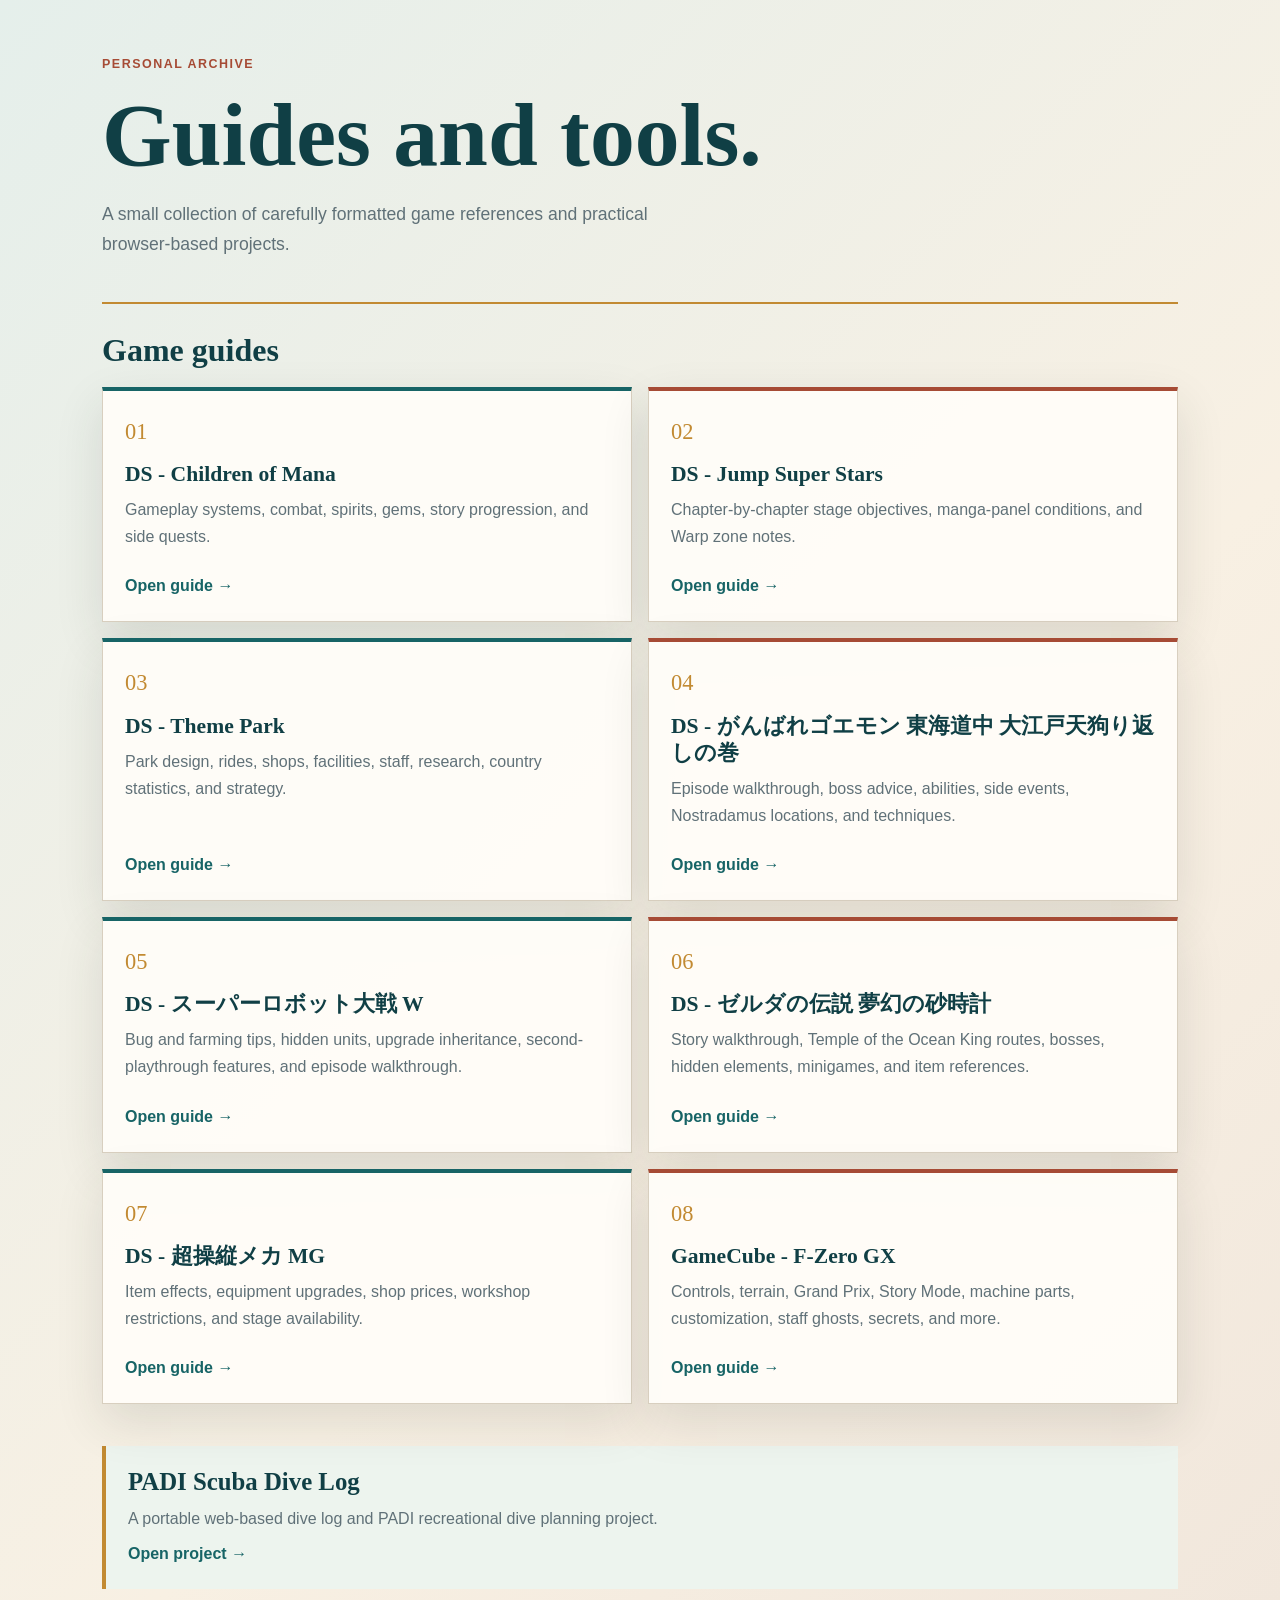
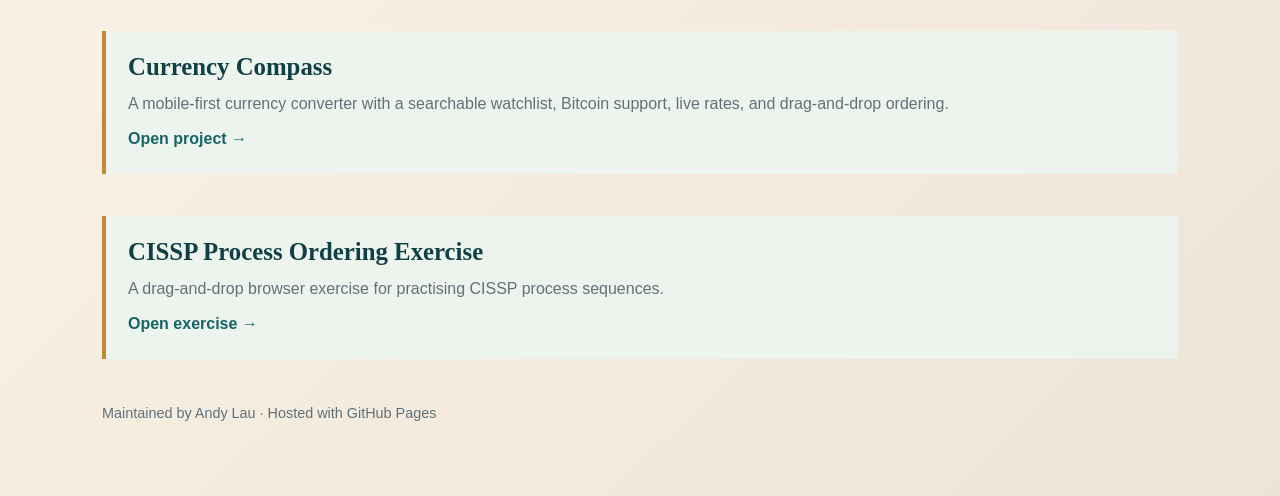
<file: index.html>
<!doctype html>
<html lang="en">
<head>
  <meta charset="utf-8">
  <meta name="viewport" content="width=device-width, initial-scale=1">
  <meta name="description" content="A collection of game guides and browser tools by Andy Lau.">
  <title>Andy Lau | Guides and Tools</title>
  <style>
    :root {
      --ink: #203238;
      --muted: #607178;
      --paper: #fffdf8;
      --cream: #f2eadb;
      --line: #d8cfbf;
      --teal: #176466;
      --teal-dark: #103f45;
      --rust: #a64b35;
      --gold: #c28a32;
      --shadow: 0 18px 45px rgba(39, 49, 41, .12);
    }
    * { box-sizing: border-box; }
    html { scroll-behavior: smooth; }
    body {
      margin: 0;
      color: var(--ink);
      background: linear-gradient(135deg, #e5efeb 0%, #f8f0e3 52%, #eee3d9 100%);
      font-family: "Avenir Next", "Hiragino Sans", "Yu Gothic", sans-serif;
      line-height: 1.7;
    }
    .shell { max-width: 1120px; margin: 0 auto; padding: 30px 22px 70px; }
    header { display: flex; justify-content: space-between; gap: 24px; align-items: end; padding: 24px 0 42px; }
    .eyebrow { color: var(--rust); font-size: .78rem; font-weight: 700; letter-spacing: .12em; text-transform: uppercase; }
    h1, h2 { color: var(--teal-dark); font-family: Georgia, "Hiragino Mincho ProN", serif; line-height: 1.15; }
    h1 { font-size: clamp(2.6rem, 7vw, 5.8rem); letter-spacing: 0; margin: 8px 0 14px; max-width: 760px; }
    header p { color: var(--muted); font-size: 1.1rem; margin: 0; max-width: 570px; }
    .rule { border: 0; border-top: 2px solid var(--gold); margin: 0 0 28px; }
    h2 { font-size: 2rem; margin: 0 0 18px; }
    .grid { display: grid; grid-template-columns: repeat(2, minmax(0, 1fr)); gap: 16px; }
    .guide { display: flex; flex-direction: column; min-height: 220px; padding: 22px; background: rgba(255, 253, 248, .96); border: 1px solid var(--line); box-shadow: var(--shadow); }
    .guide:nth-child(2n) { border-top: 4px solid var(--rust); }
    .guide:nth-child(2n+1) { border-top: 4px solid var(--teal); }
    .number { color: var(--gold); font-family: Georgia, serif; font-size: 1.4rem; }
    h3 { color: var(--teal-dark); font-family: Georgia, serif; font-size: 1.35rem; line-height: 1.25; margin: 10px 0 8px; }
    .guide p { color: var(--muted); margin: 0 0 22px; }
    .guide a, .project a { align-self: start; color: var(--teal); font-weight: 700; margin-top: auto; text-decoration: none; }
    .guide a:hover, .project a:hover { color: var(--rust); }
    .project { margin-top: 42px; padding: 22px; background: rgba(237, 245, 240, .9); border-left: 4px solid var(--gold); }
    .project h2 { font-size: 1.55rem; margin-bottom: 8px; }
    .project p { color: var(--muted); margin: 0 0 8px; }
    footer { color: var(--muted); font-size: .9rem; margin-top: 42px; }
    @media (max-width: 680px) {
      .shell { padding: 15px 12px 42px; }
      header { display: block; padding: 18px 0 32px; }
      .grid { grid-template-columns: 1fr; }
      .guide { min-height: auto; }
    }
  </style>
</head>
<body>
  <div class="shell">
    <header>
      <div>
        <div class="eyebrow">Personal archive</div>
        <h1>Guides and tools.</h1>
        <p>A small collection of carefully formatted game references and practical browser-based projects.</p>
      </div>
    </header>

    <main>
      <hr class="rule">
      <h2>Game guides</h2>
      <section class="grid" aria-label="Game guides">
        <article class="guide">
          <div class="number">01</div>
          <h3>DS - Children of Mana</h3>
          <p>Gameplay systems, combat, spirits, gems, story progression, and side quests.</p>
          <a href="guides/children-of-mana.html">Open guide &rarr;</a>
        </article>
        <article class="guide">
          <div class="number">02</div>
          <h3>DS - Jump Super Stars</h3>
          <p>Chapter-by-chapter stage objectives, manga-panel conditions, and Warp zone notes.</p>
          <a href="guides/jump-super-stars.html">Open guide &rarr;</a>
        </article>
        <article class="guide">
          <div class="number">03</div>
          <h3>DS - Theme Park</h3>
          <p>Park design, rides, shops, facilities, staff, research, country statistics, and strategy.</p>
          <a href="guides/theme-park.html">Open guide &rarr;</a>
        </article>
        <article class="guide">
          <div class="number">04</div>
          <h3>DS - がんばれゴエモン 東海道中 大江戸天狗り返しの巻</h3>
          <p>Episode walkthrough, boss advice, abilities, side events, Nostradamus locations, and techniques.</p>
          <a href="guides/goemon.html">Open guide &rarr;</a>
        </article>
        <article class="guide">
          <div class="number">05</div>
          <h3>DS - スーパーロボット大戦 W</h3>
          <p>Bug and farming tips, hidden units, upgrade inheritance, second-playthrough features, and episode walkthrough.</p>
          <a href="guides/super-robot-w.html">Open guide &rarr;</a>
        </article>
        <article class="guide">
          <div class="number">06</div>
          <h3>DS - ゼルダの伝説 夢幻の砂時計</h3>
          <p>Story walkthrough, Temple of the Ocean King routes, bosses, hidden elements, minigames, and item references.</p>
          <a href="guides/zelda-phantom-hourglass.html">Open guide &rarr;</a>
        </article>
        <article class="guide">
          <div class="number">07</div>
          <h3>DS - 超操縦メカ MG</h3>
          <p>Item effects, equipment upgrades, shop prices, workshop restrictions, and stage availability.</p>
          <a href="guides/mecha-mg.html">Open guide &rarr;</a>
        </article>
        <article class="guide">
          <div class="number">08</div>
          <h3>GameCube - F-Zero GX</h3>
          <p>Controls, terrain, Grand Prix, Story Mode, machine parts, customization, staff ghosts, secrets, and more.</p>
          <a href="guides/f-zero-gx.html">Open guide &rarr;</a>
        </article>
      </section>

      <section class="project" aria-labelledby="project-title">
        <h2 id="project-title">PADI Scuba Dive Log</h2>
        <p>A portable web-based dive log and PADI recreational dive planning project.</p>
        <a href="https://ylau674.github.io/padi-scuba-dive-log/">Open project &rarr;</a>
      </section>

      <section class="project" aria-labelledby="currency-compass-title">
        <h2 id="currency-compass-title">Currency Compass</h2>
        <p>A mobile-first currency converter with a searchable watchlist, Bitcoin support, live rates, and drag-and-drop ordering.</p>
        <a href="https://ylau674.github.io/currency-compass/">Open project &rarr;</a>
      </section>

      <section class="project" aria-labelledby="cissp-exercises-title">
        <h2 id="cissp-exercises-title">CISSP Process Ordering Exercise</h2>
        <p>A drag-and-drop browser exercise for practising CISSP process sequences.</p>
        <a href="https://ylau674.github.io/cissp-exercises/">Open exercise &rarr;</a>
      </section>
    </main>

    <footer>Maintained by Andy Lau &middot; Hosted with GitHub Pages</footer>
  </div>
</body>
</html>
</file>
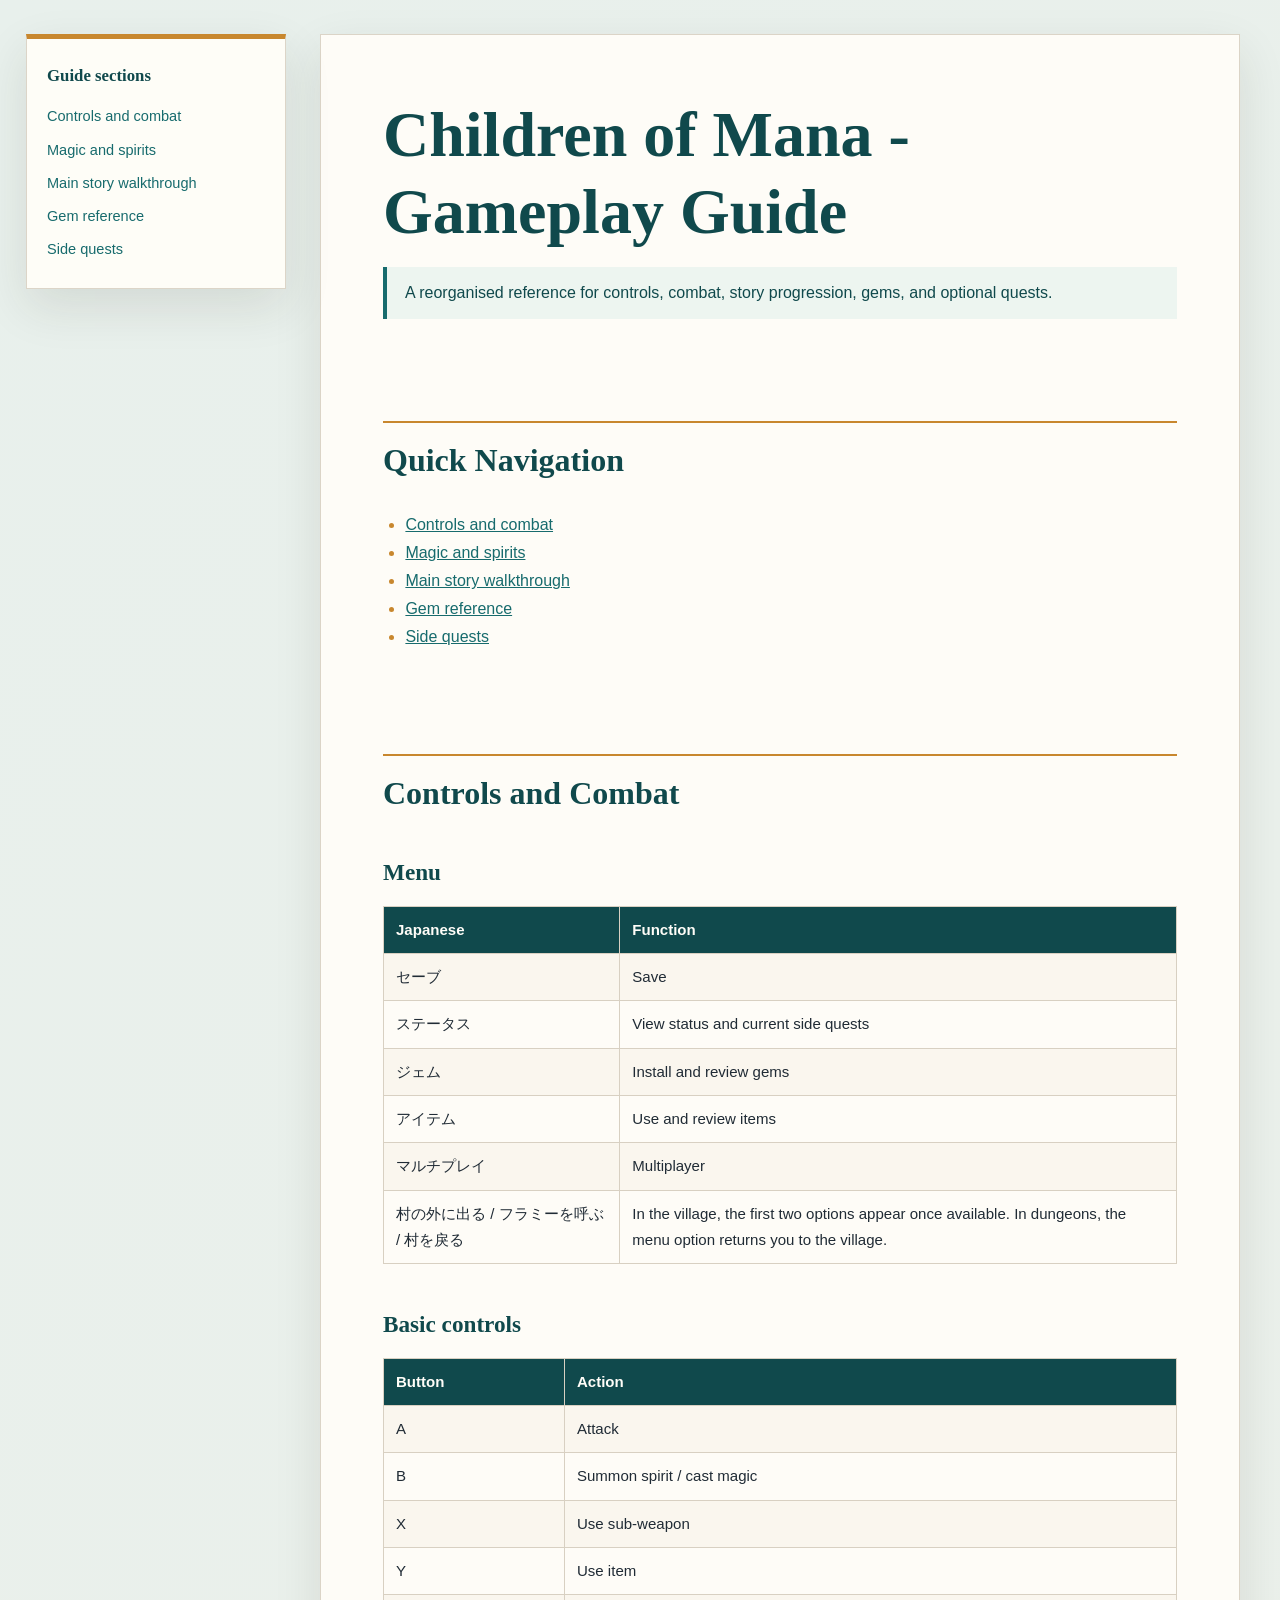
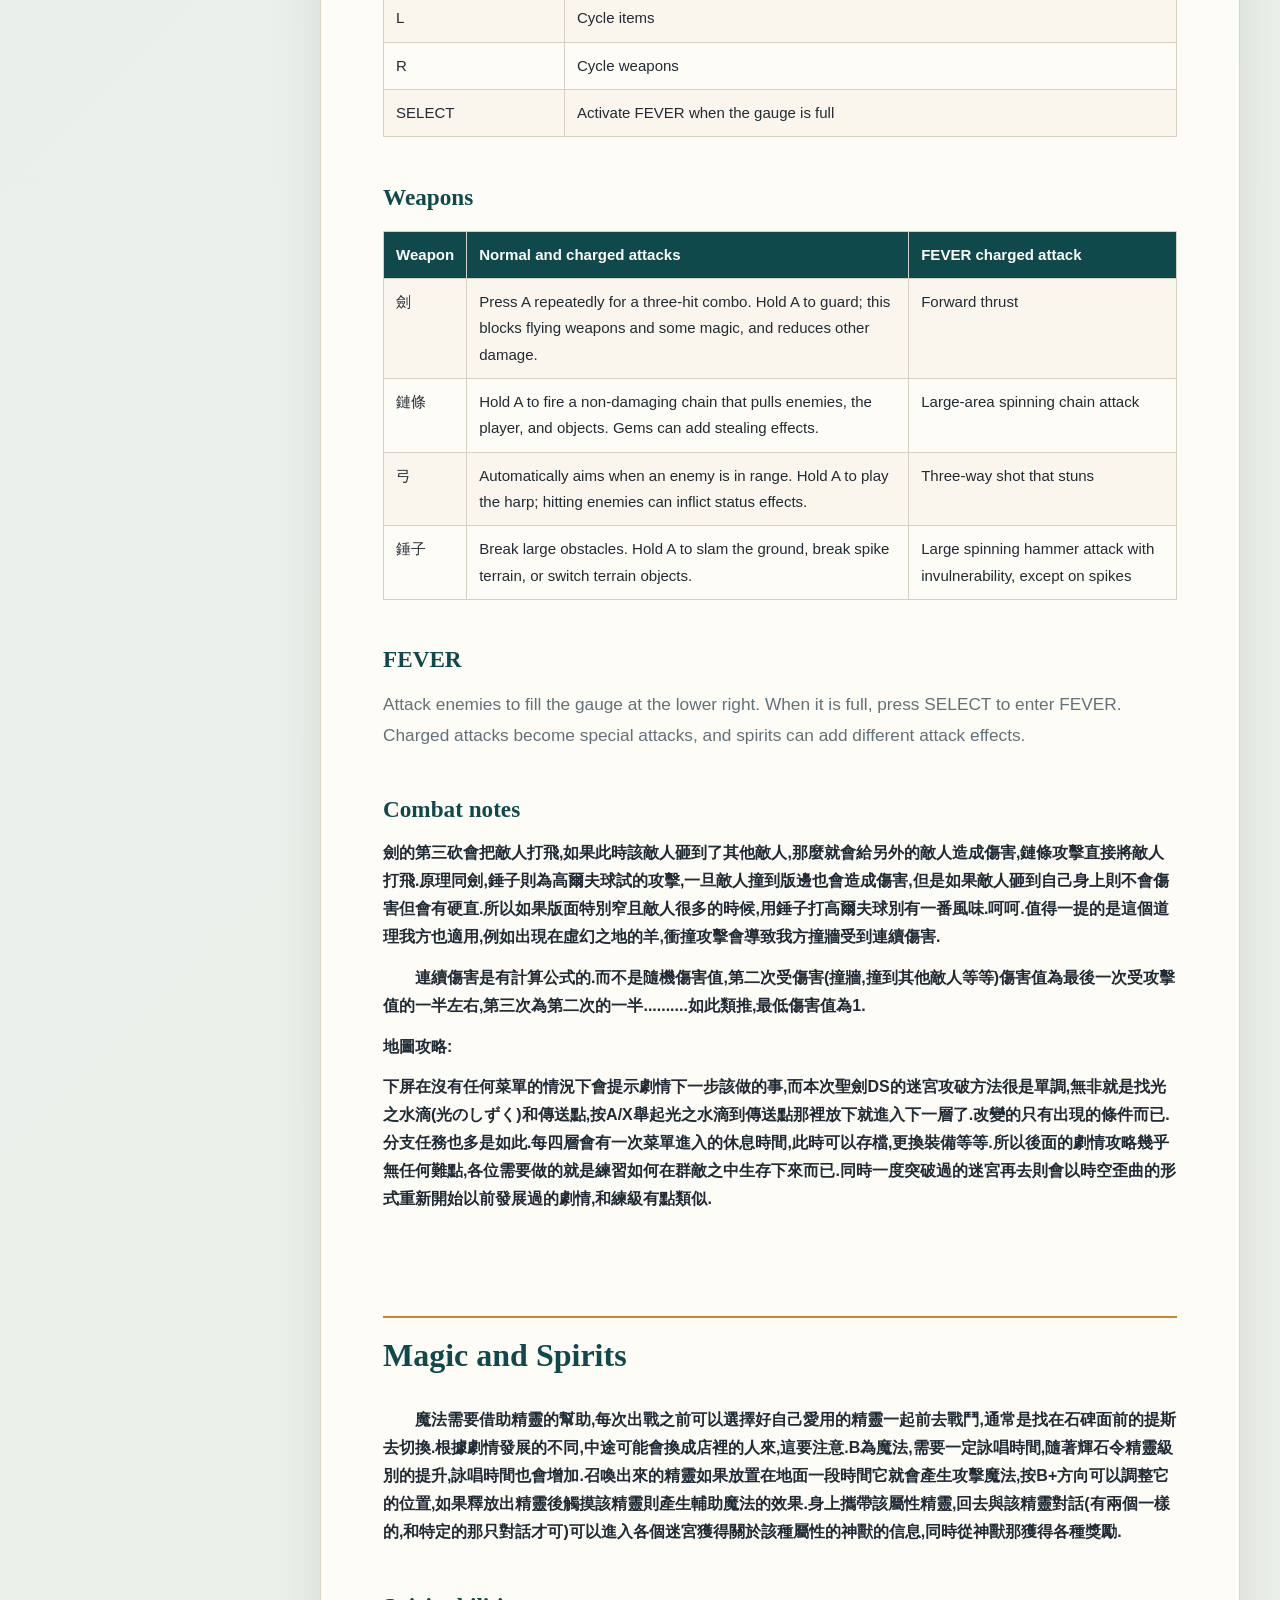
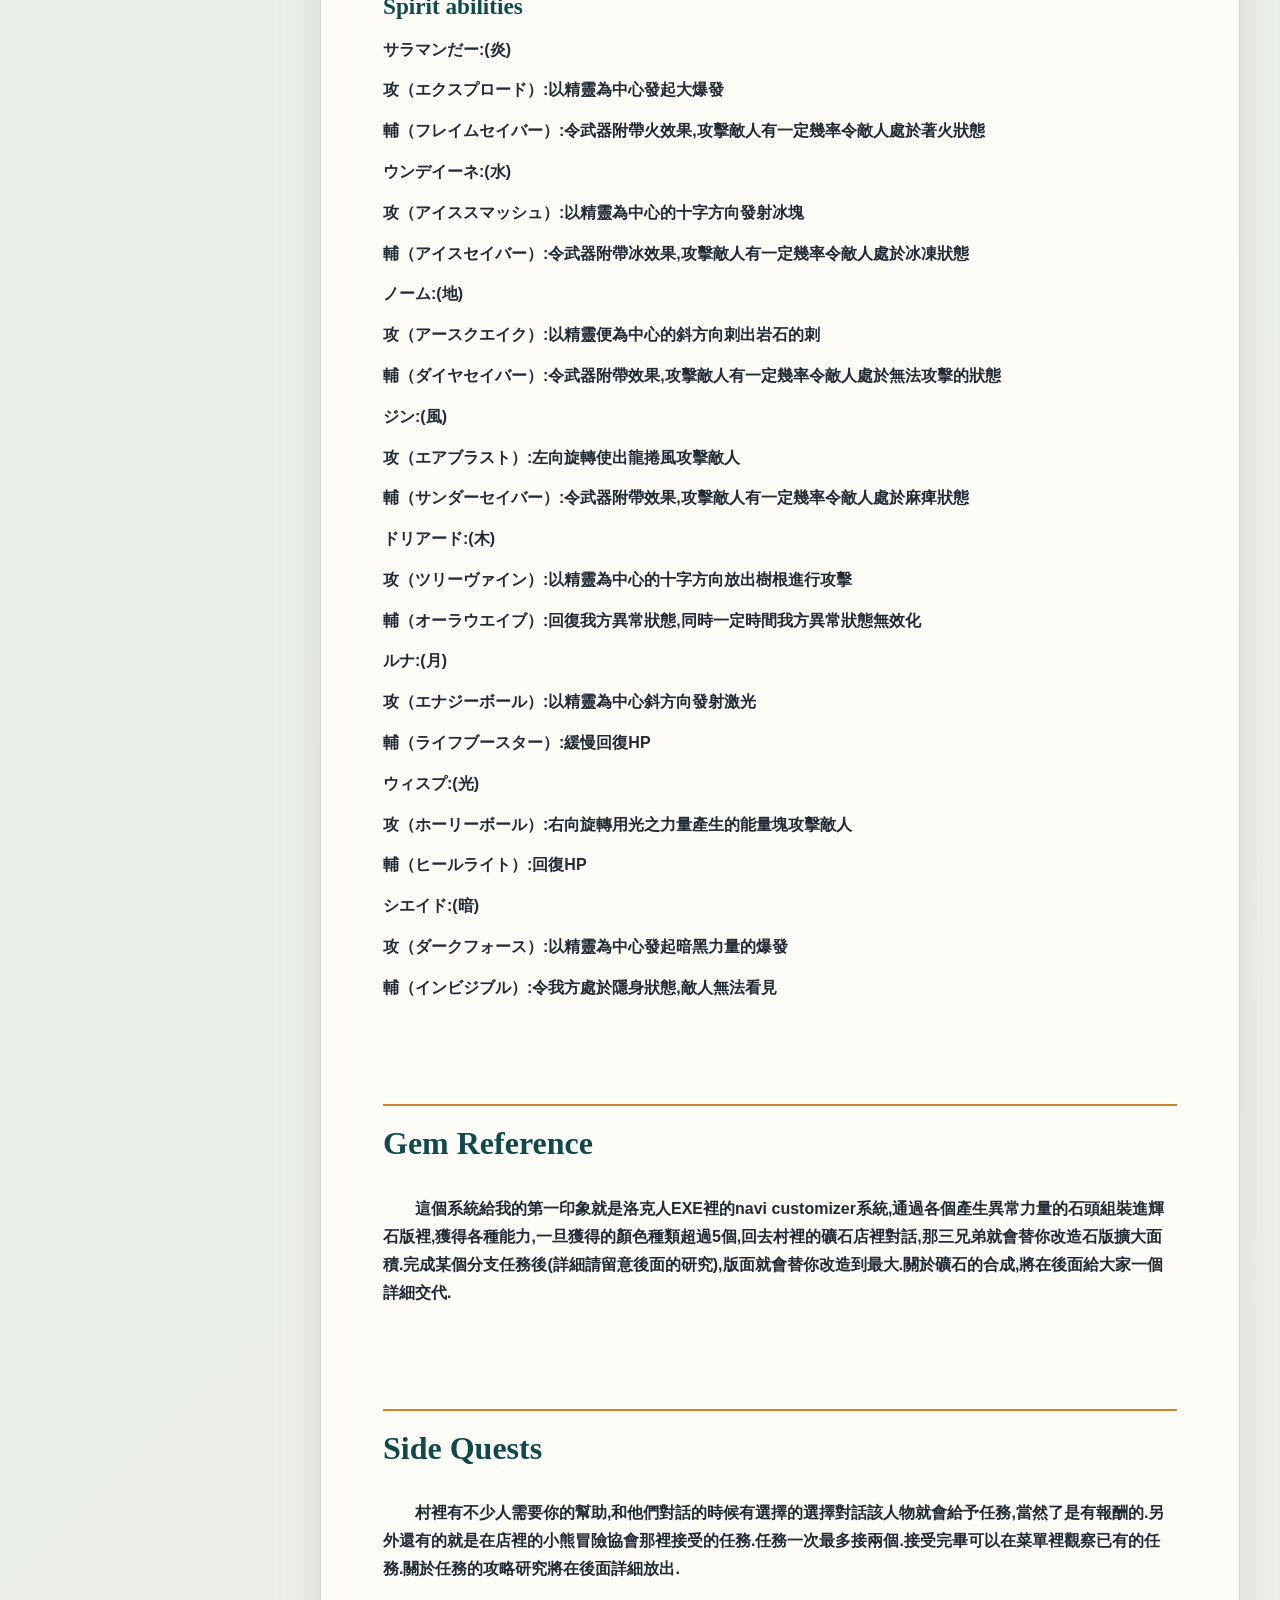
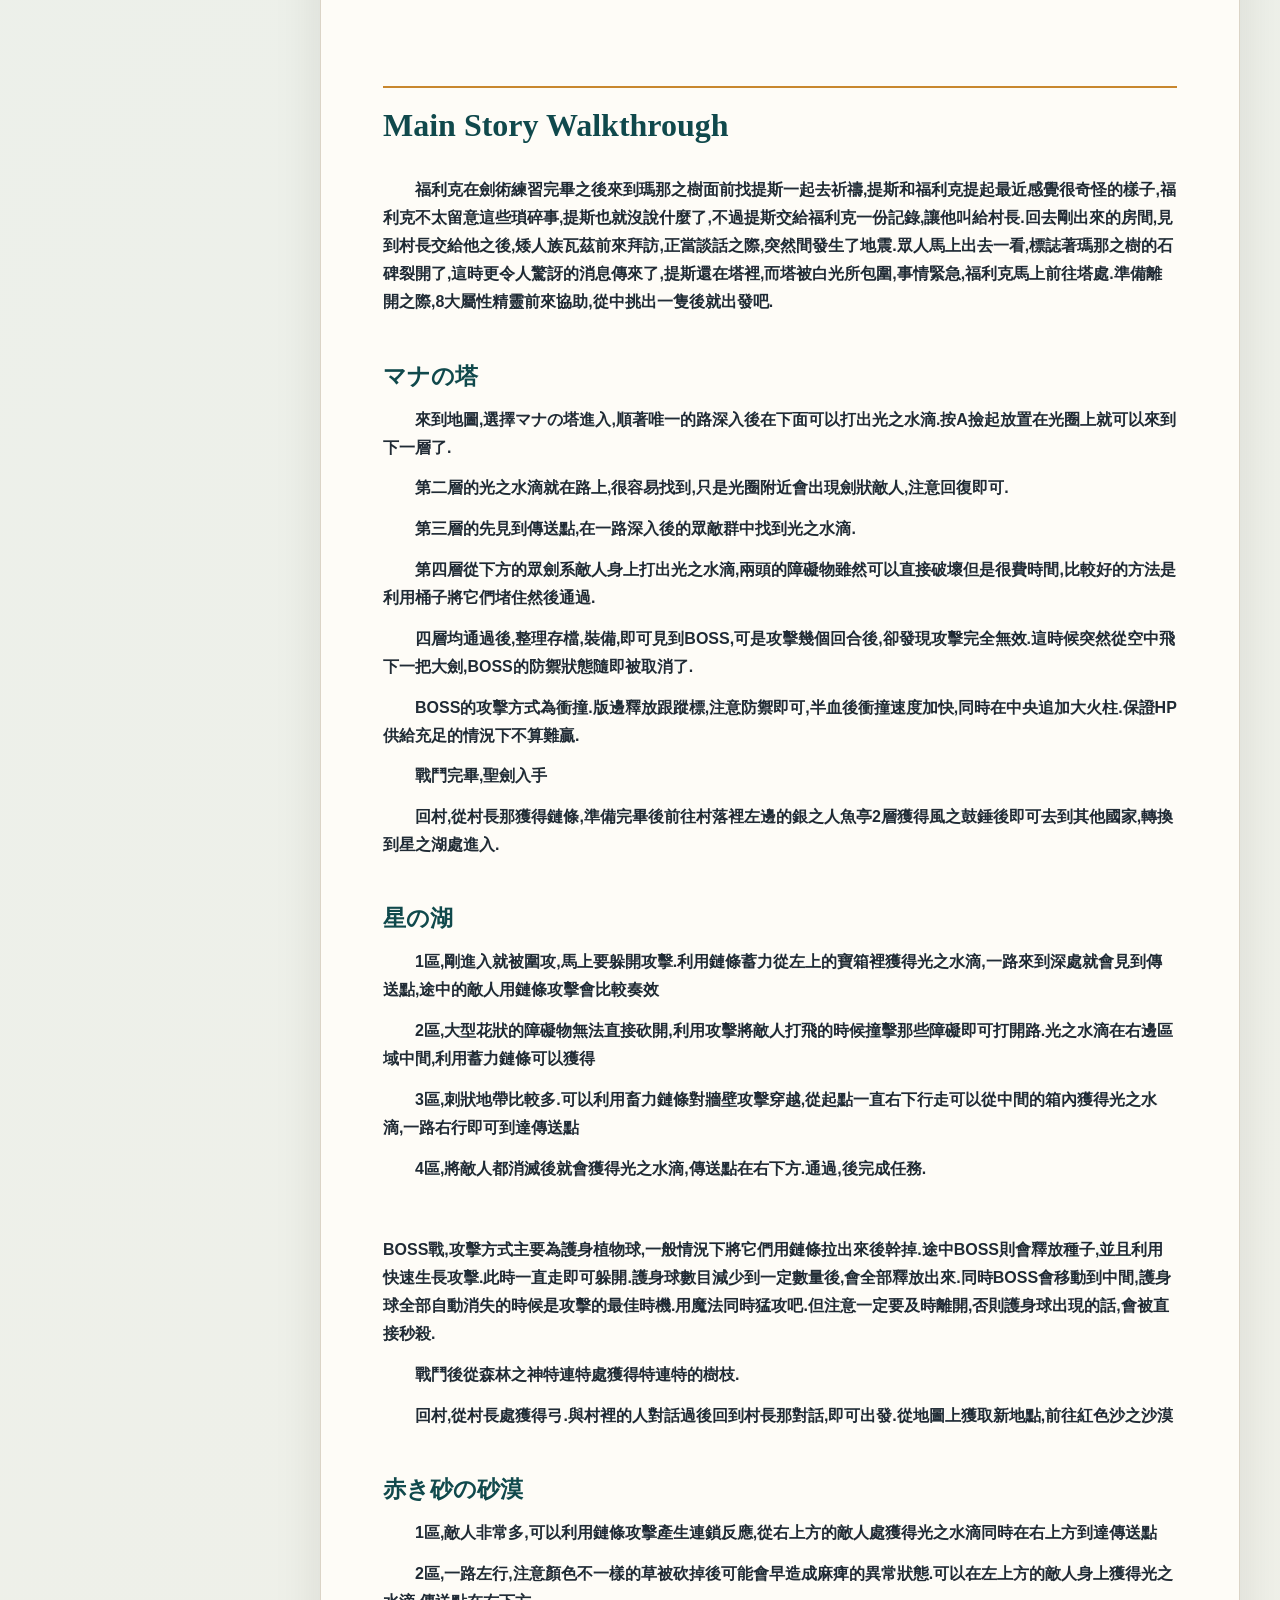
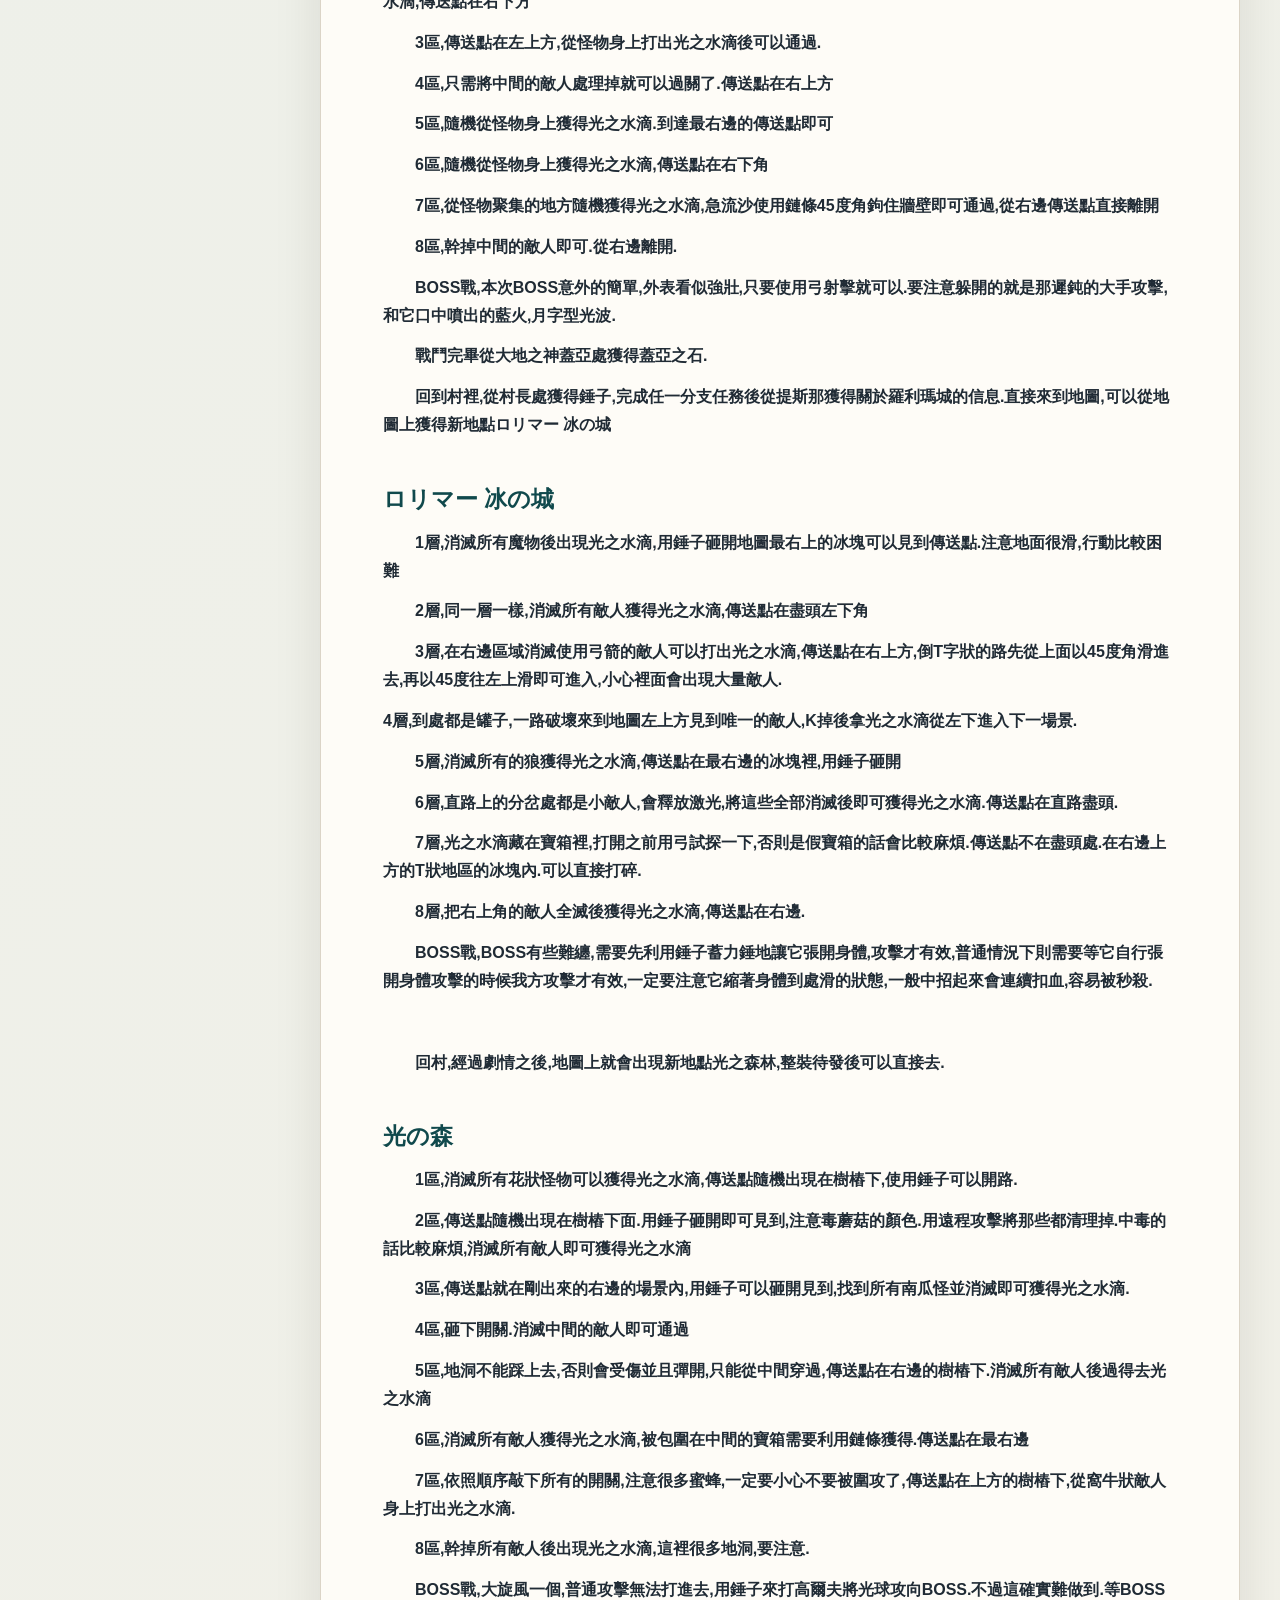
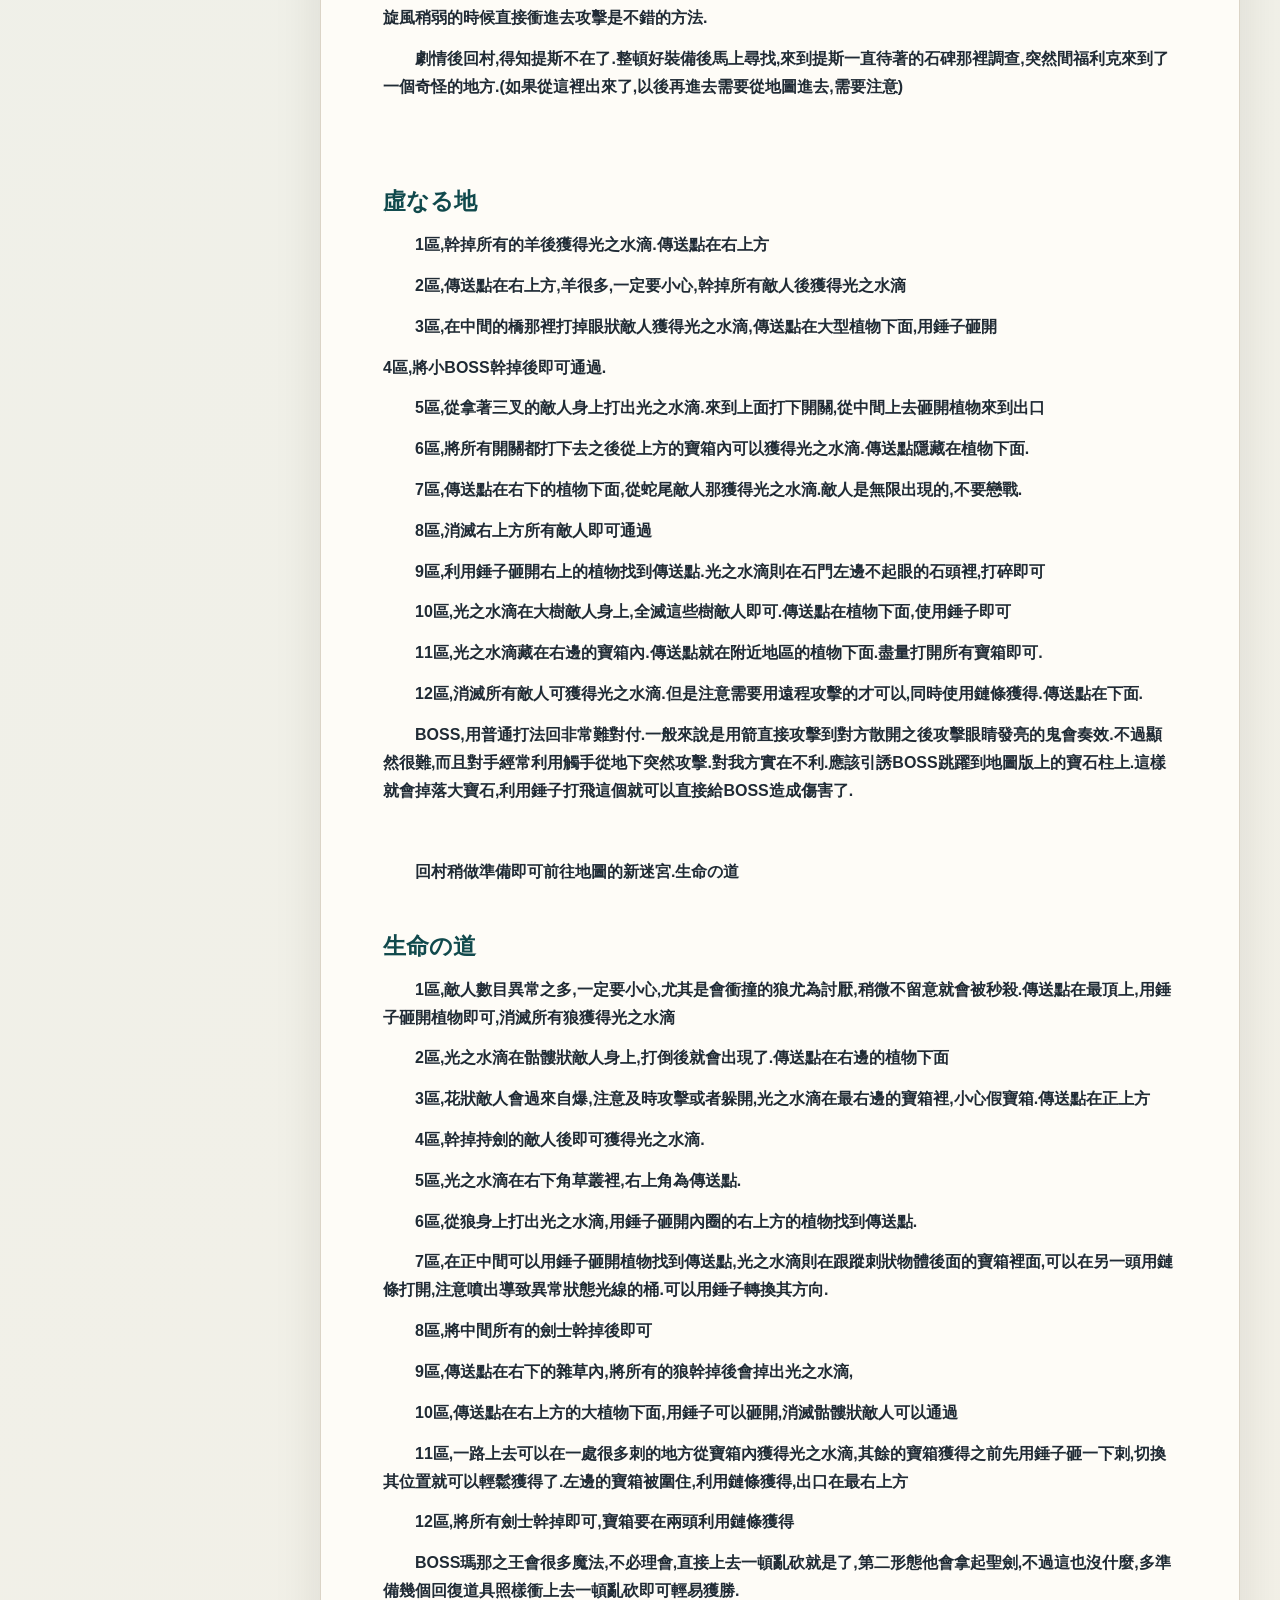
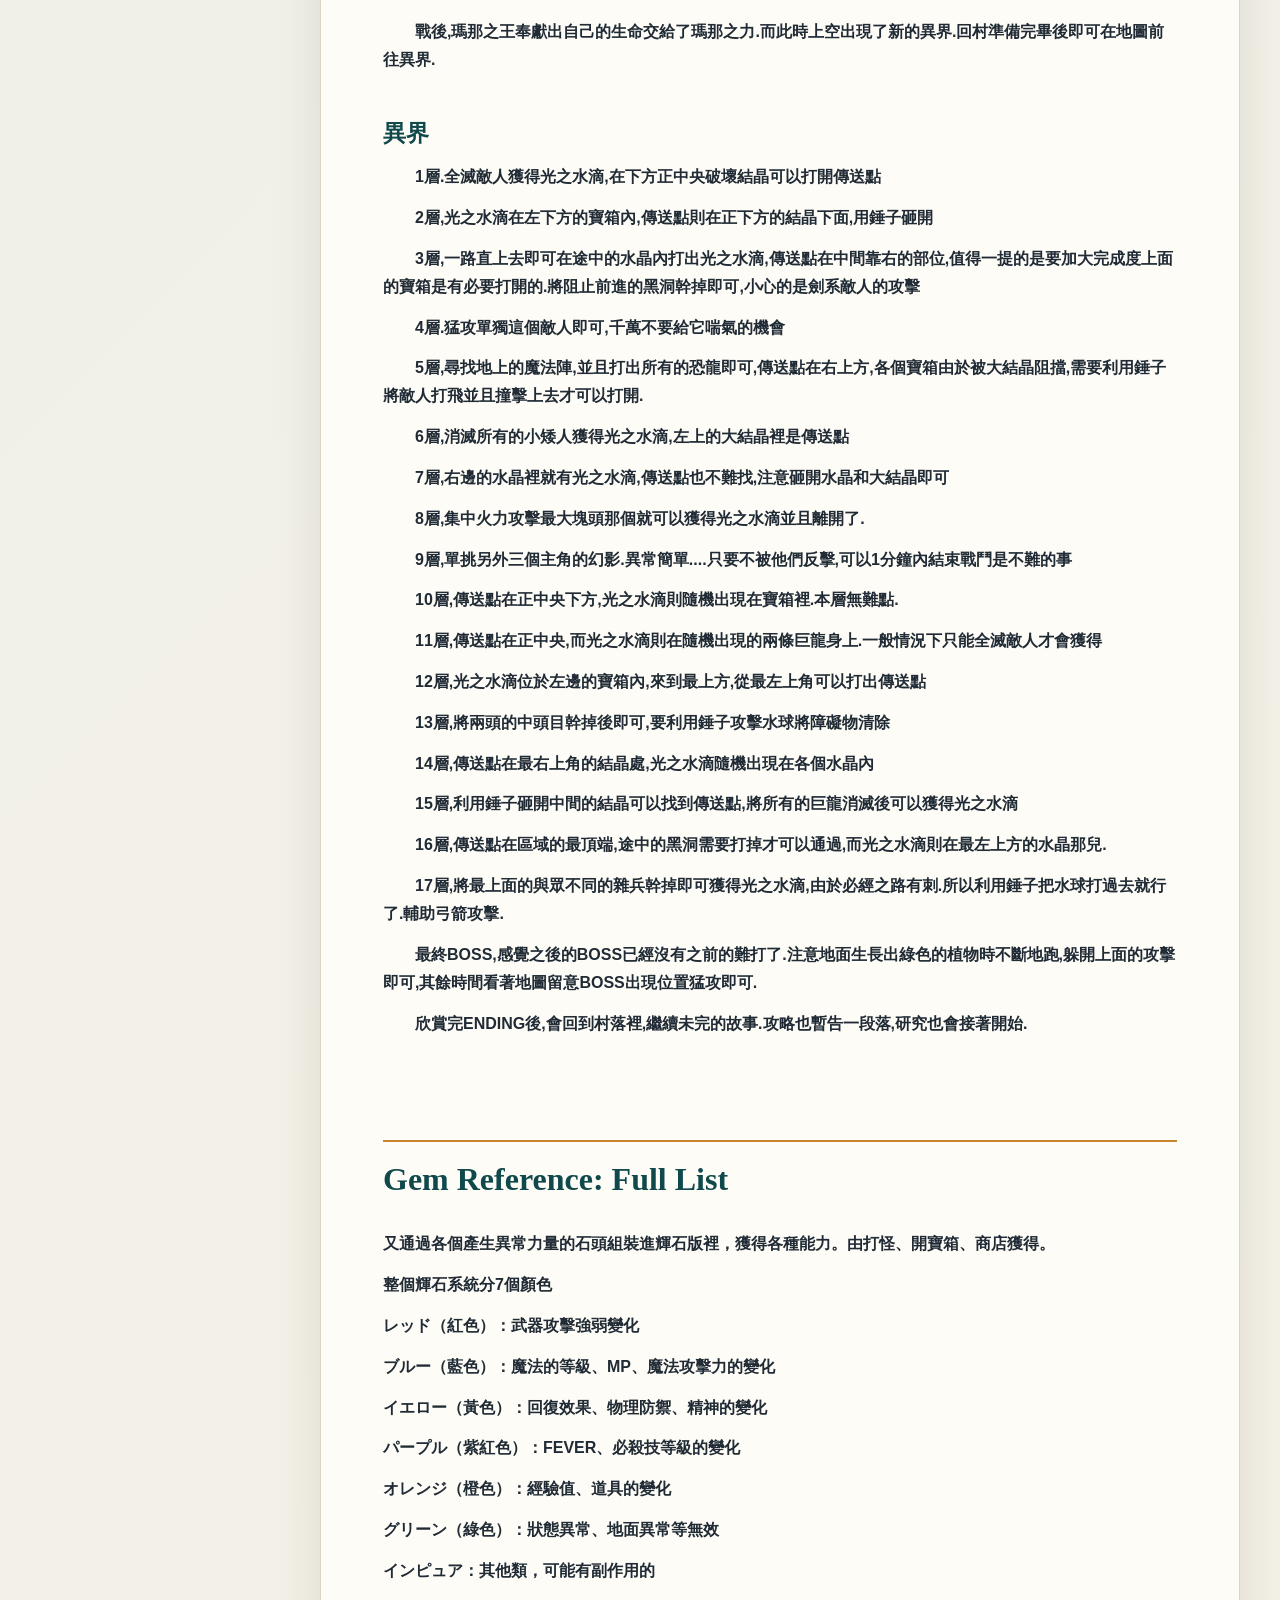
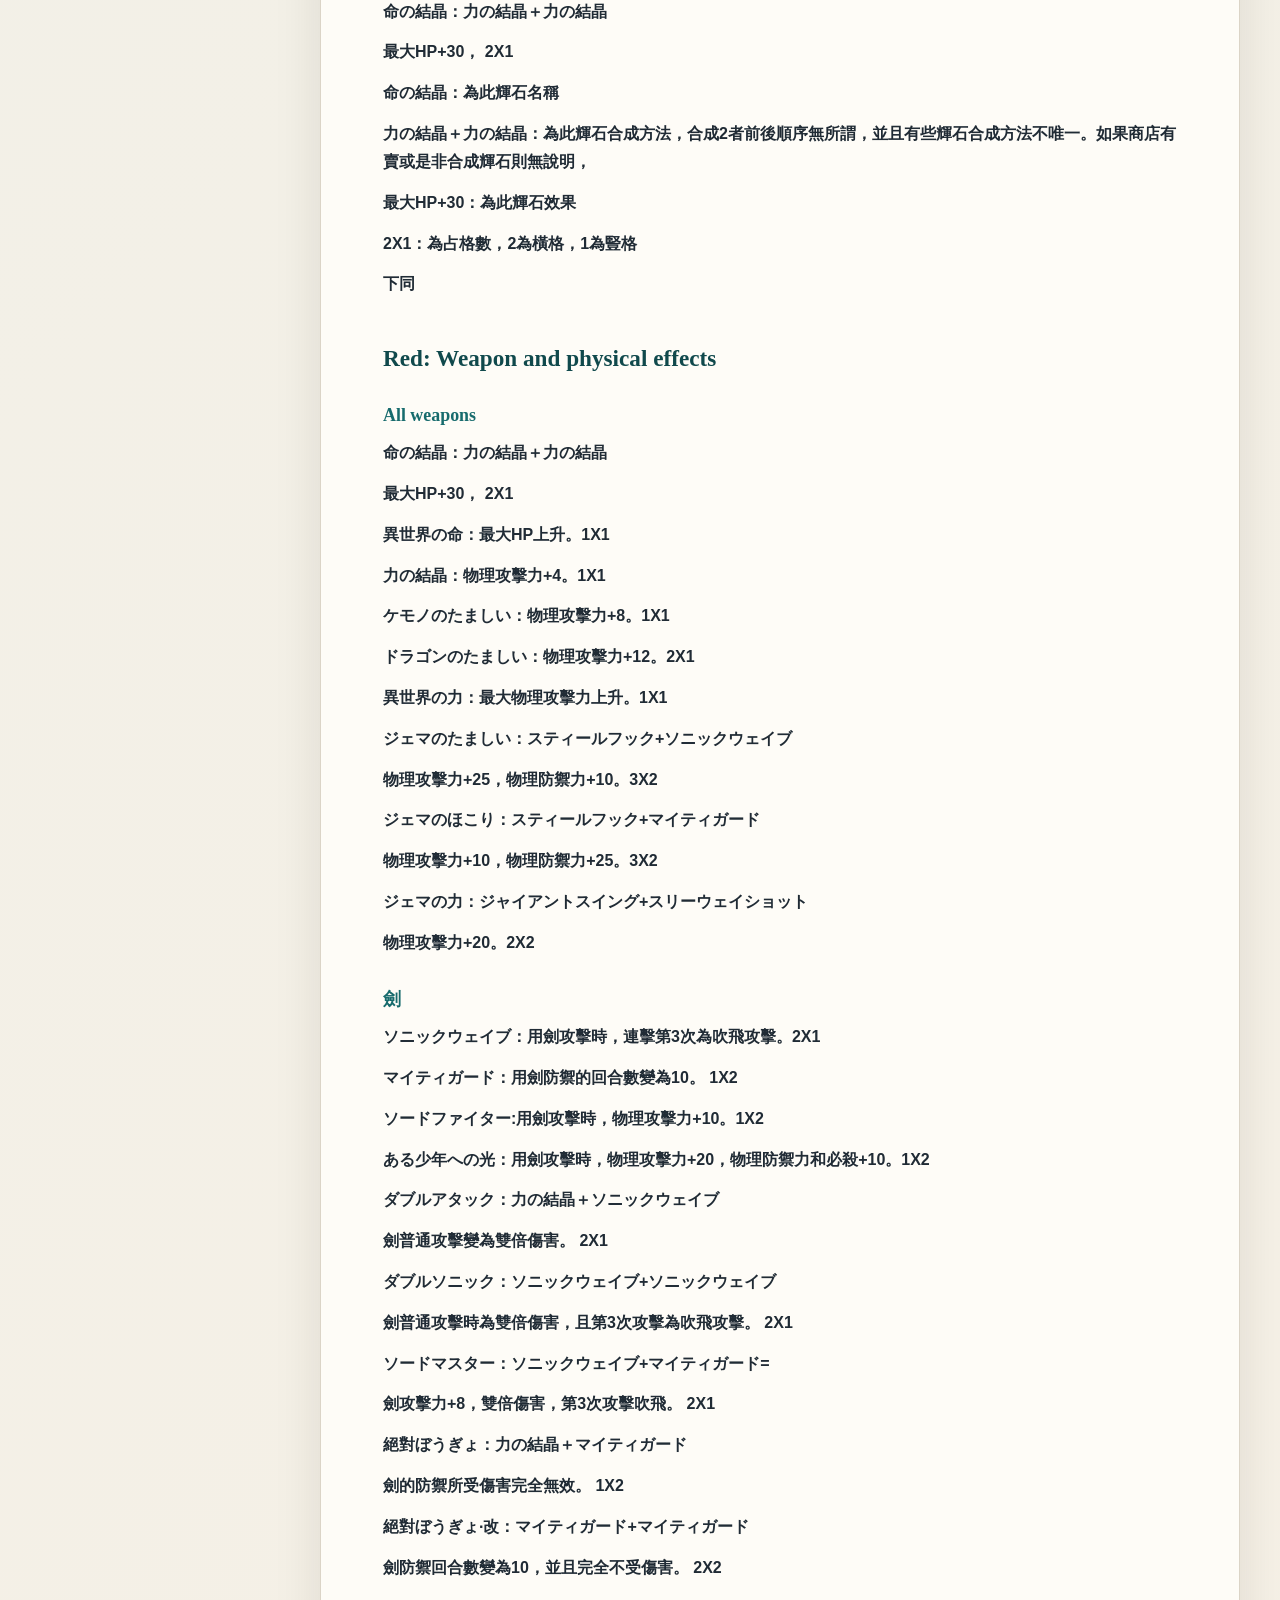
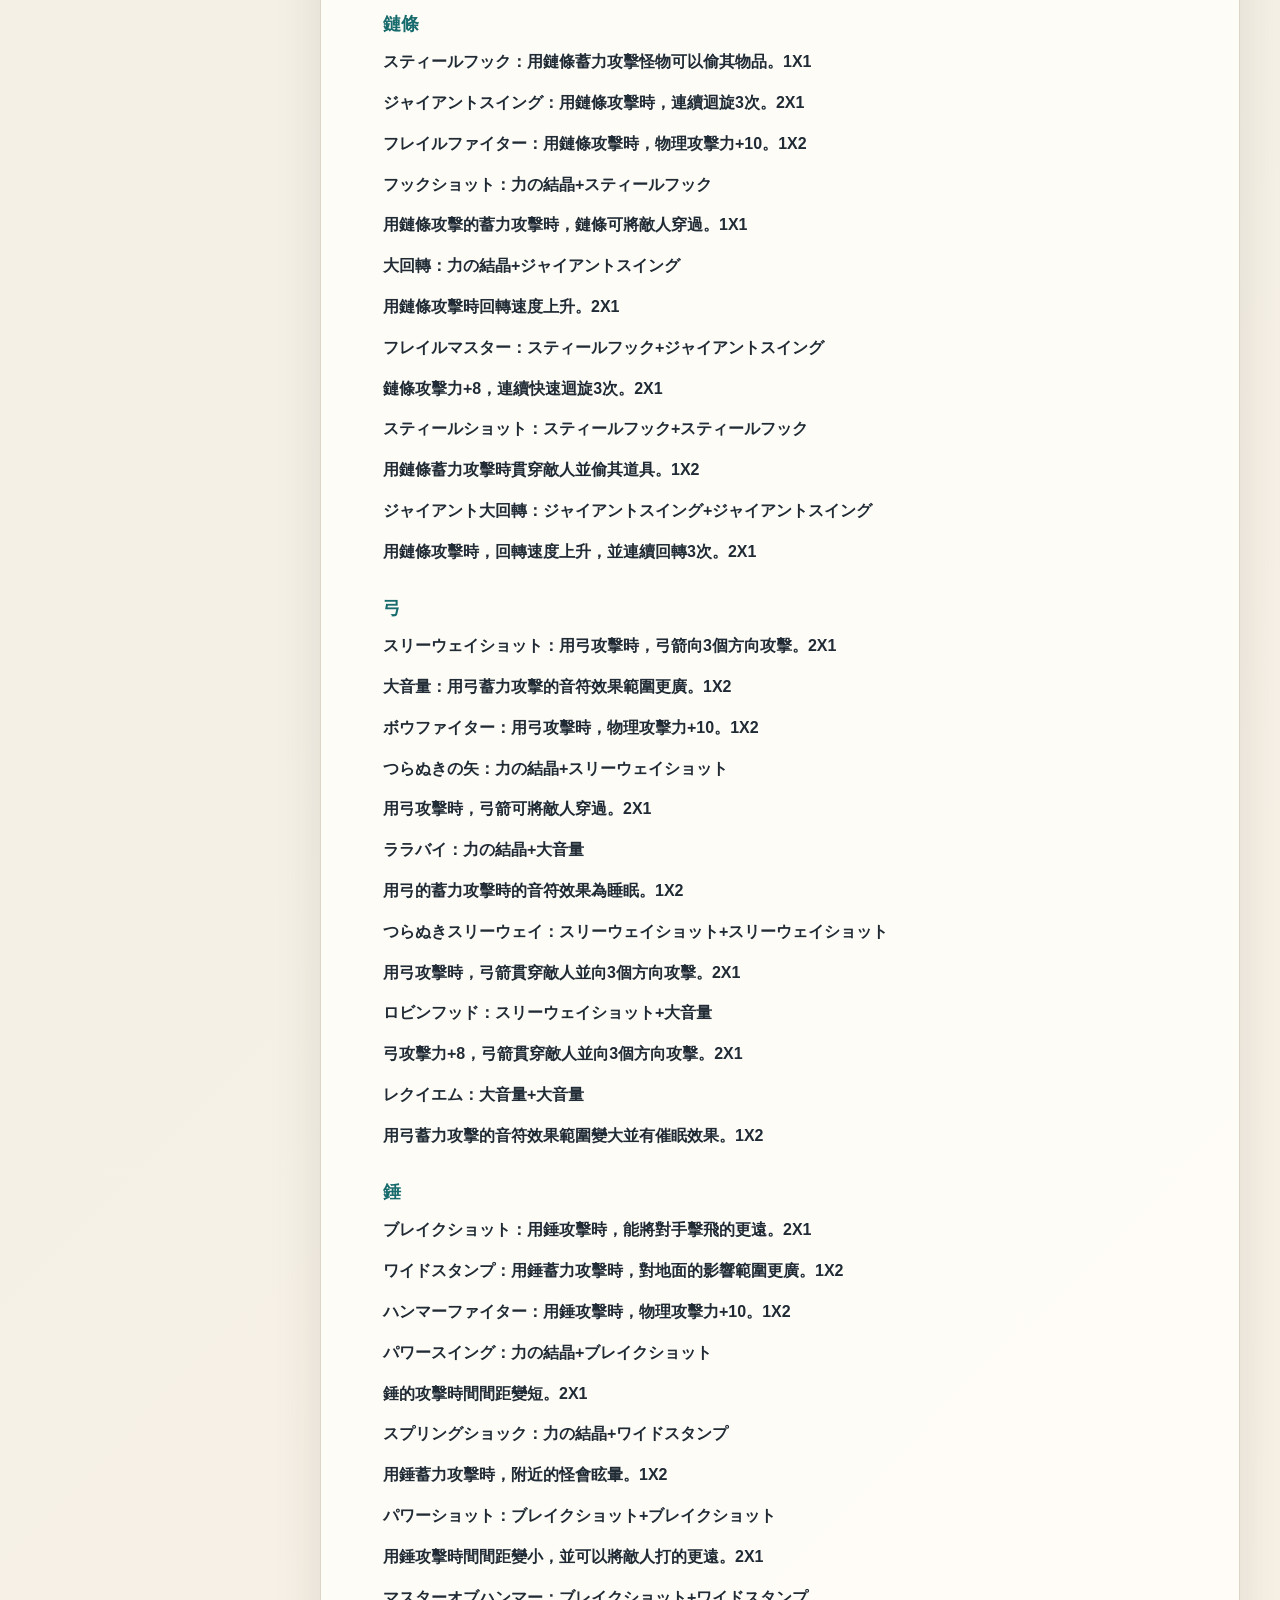
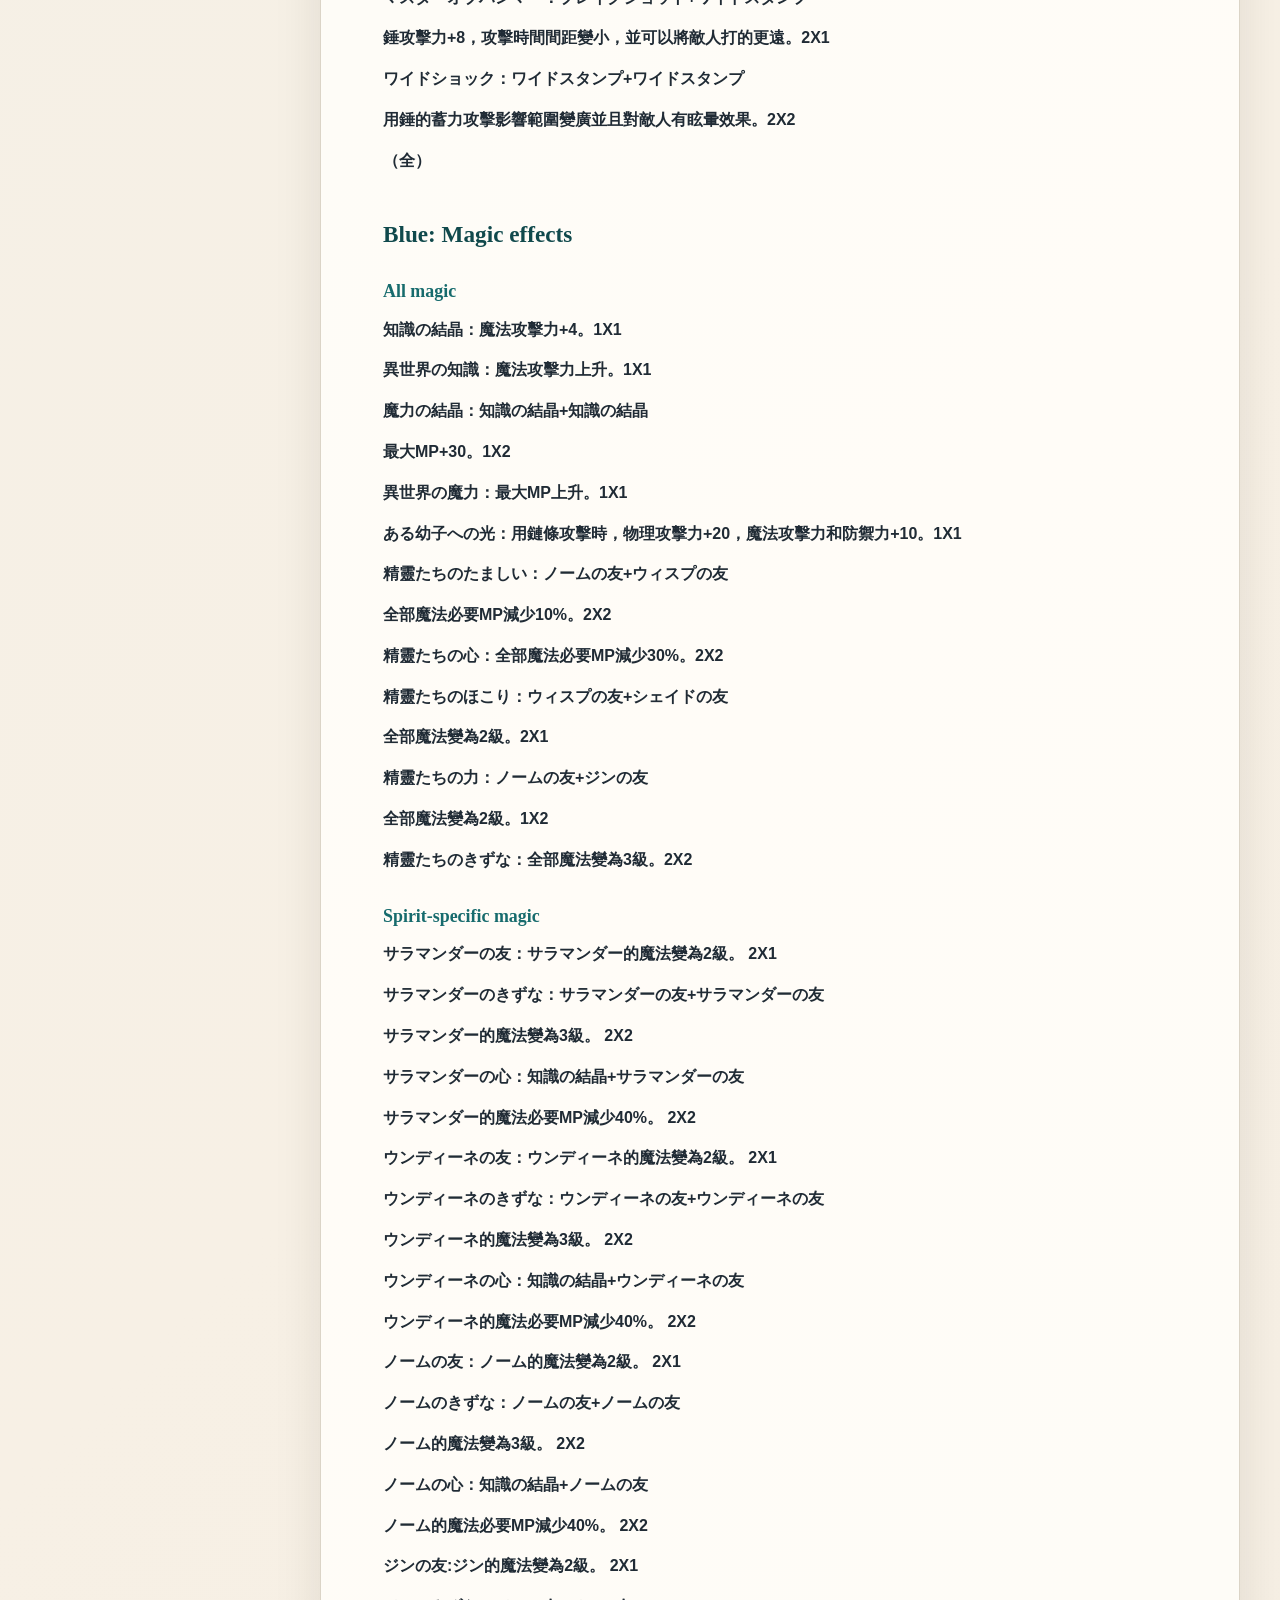
<file: guides/children-of-mana.html>
<!doctype html>
<html lang="zh-Hant">
<head><meta charset="utf-8"><meta name="viewport" content="width=device-width, initial-scale=1"><meta name="description" content="A gameplay guide for Children of Mana covering controls, combat, story progression, gems, spirits, and side quests."><title>Children of Mana - Gameplay Guide</title><style>:root { color-scheme: light; --ink:#202b35; --muted:#61717c; --paper:#fffdf8; --cream:#f5efe3; --line:#d8d0c2; --teal:#176b6d; --teal-dark:#10494c; --gold:#c8872e; --shadow:0 18px 45px rgba(48,42,31,.11); }
* { box-sizing:border-box; } html { scroll-behavior:smooth; }
body { margin:0; color:var(--ink); background:linear-gradient(135deg,#e8f0ec 0%,#f7f0e5 48%,#e9e2d7 100%); font-family:"Avenir Next","Hiragino Sans","Yu Gothic",sans-serif; line-height:1.75; }
.page { display:grid; grid-template-columns:minmax(210px,260px) minmax(0,920px); gap:34px; max-width:1280px; margin:0 auto; padding:34px 26px 70px; }
aside { position:sticky; top:24px; align-self:start; } .nav-card,main { background:rgba(255,253,248,.95); border:1px solid rgba(216,208,194,.9); box-shadow:var(--shadow); }
.nav-card { padding:22px 20px; border-top:5px solid var(--gold); } .nav-card strong { display:block; color:var(--teal-dark); font-family:Georgia,serif; font-size:1.05rem; margin-bottom:10px; }
nav a { display:block; color:var(--teal); font-size:.91rem; line-height:1.45; padding:6px 0; text-decoration:none; } nav a:hover { color:var(--gold); }
main { min-width:0; padding:clamp(26px,5vw,62px); } h1,h2,h3,h4 { color:var(--teal-dark); font-family:Georgia,"Hiragino Mincho ProN",serif; line-height:1.2; scroll-margin-top:20px; }
h1 { font-size:clamp(2.2rem,5vw,4rem); margin:0 0 12px; } h2 { border-top:2px solid var(--gold); font-size:2rem; margin:3.2em 0 1em; padding-top:18px; } h3 { font-size:1.45rem; margin:2em 0 .65em; } h4 { color:var(--teal); font-size:1.12rem; margin:1.8em 0 .5em; }
p { margin:.8em 0; } main > p:first-of-type { color:var(--muted); font-size:1.08rem; } blockquote { background:#edf5f0; border-left:4px solid var(--teal); color:var(--teal-dark); margin:1em 0 2em; padding:12px 18px; }
ul { padding-left:1.4em; } li::marker { color:var(--gold); } a { color:var(--teal); } code { background:var(--cream); border:1px solid var(--line); padding:.08em .3em; }
.table-wrap { overflow-x:auto; margin:1.2em 0 2em; } table { border-collapse:collapse; min-width:620px; width:100%; font-size:.94rem; } th { background:var(--teal-dark); color:#fffdf8; text-align:left; } th,td { border:1px solid var(--line); padding:10px 12px; vertical-align:top; } tr:nth-child(even) td { background:#faf6ee; }
@media (max-width:760px) { .page { display:block; padding:14px 10px 40px; } aside { position:static; margin-bottom:14px; } .nav-card { padding:15px 17px; } nav { display:grid; grid-template-columns:repeat(2,minmax(0,1fr)); gap:0 16px; } main { padding:25px 18px 44px; } h2 { font-size:1.7rem; } }
</style></head>
<body><div class="page"><aside><div class="nav-card"><strong>Guide sections</strong><nav><a href="#controls-and-combat">Controls and combat</a><a href="#magic-and-spirits">Magic and spirits</a><a href="#main-story-walkthrough">Main story walkthrough</a><a href="#gem-reference">Gem reference</a><a href="#side-quests">Side quests</a></nav></div></aside><main><h1 id="children-of-mana-gameplay-guide">Children of Mana - Gameplay Guide</h1>
<blockquote>A reorganised reference for controls, combat, story progression, gems, and optional quests.</blockquote>
<h2 id="quick-navigation">Quick Navigation</h2>
<ul><li><a href="#controls-and-combat">Controls and combat</a></li><li><a href="#magic-and-spirits">Magic and spirits</a></li><li><a href="#main-story-walkthrough">Main story walkthrough</a></li><li><a href="#gem-reference">Gem reference</a></li><li><a href="#side-quests">Side quests</a></li></ul>
<h2 id="controls-and-combat">Controls and Combat</h2>
<h3 id="menu">Menu</h3>
<div class="table-wrap"><table>
<tr><th>Japanese</th><th>Function</th></tr>
<tr><td>セーブ</td><td>Save</td></tr>
<tr><td>ステータス</td><td>View status and current side quests</td></tr>
<tr><td>ジェム</td><td>Install and review gems</td></tr>
<tr><td>アイテム</td><td>Use and review items</td></tr>
<tr><td>マルチプレイ</td><td>Multiplayer</td></tr>
<tr><td>村の外に出る / フラミーを呼ぶ / 村を戾る</td><td>In the village, the first two options appear once available. In dungeons, the menu option returns you to the village.</td></tr>
</table></div>
<h3 id="basic-controls">Basic controls</h3>
<div class="table-wrap"><table>
<tr><th>Button</th><th>Action</th></tr>
<tr><td>A</td><td>Attack</td></tr>
<tr><td>B</td><td>Summon spirit / cast magic</td></tr>
<tr><td>X</td><td>Use sub-weapon</td></tr>
<tr><td>Y</td><td>Use item</td></tr>
<tr><td>L</td><td>Cycle items</td></tr>
<tr><td>R</td><td>Cycle weapons</td></tr>
<tr><td>SELECT</td><td>Activate FEVER when the gauge is full</td></tr>
</table></div>
<h3 id="weapons">Weapons</h3>
<div class="table-wrap"><table>
<tr><th>Weapon</th><th>Normal and charged attacks</th><th>FEVER charged attack</th></tr>
<tr><td>劍</td><td>Press A repeatedly for a three-hit combo. Hold A to guard; this blocks flying weapons and some magic, and reduces other damage.</td><td>Forward thrust</td></tr>
<tr><td>鏈條</td><td>Hold A to fire a non-damaging chain that pulls enemies, the player, and objects. Gems can add stealing effects.</td><td>Large-area spinning chain attack</td></tr>
<tr><td>弓</td><td>Automatically aims when an enemy is in range. Hold A to play the harp; hitting enemies can inflict status effects.</td><td>Three-way shot that stuns</td></tr>
<tr><td>錘子</td><td>Break large obstacles. Hold A to slam the ground, break spike terrain, or switch terrain objects.</td><td>Large spinning hammer attack with invulnerability, except on spikes</td></tr>
</table></div>
<h3 id="fever">FEVER</h3>
<p>Attack enemies to fill the gauge at the lower right. When it is full, press SELECT to enter FEVER. Charged attacks become special attacks, and spirits can add different attack effects.</p>
<h3 id="combat-notes">Combat notes</h3>
<p><strong>劍的第三砍會把敵人打飛,如果此時該敵人砸到了其他敵人,那麼就會給另外的敵人造成傷害,鏈條攻擊直接將敵人打飛.原理同劍,錘子則為高爾夫球試的攻擊,一旦敵人撞到版邊也會造成傷害,但是如果敵人砸到自己身上則不會傷害但會有硬直.所以如果版面特別窄且敵人很多的時候,用錘子打高爾夫球別有一番風味.呵呵.值得一提的是這個道理我方也適用,例如出現在虛幻之地的羊,衝撞攻擊會導致我方撞牆受到連續傷害.</strong></p>
<p><strong>　　連續傷害是有計算公式的.而不是隨機傷害值,第二次受傷害(撞牆,撞到其他敵人等等)傷害值為最後一次受攻擊值的一半左右,第三次為第二次的一半..........如此類推,最低傷害值為1.</strong></p>
<p><strong>地圖攻略:</strong></p>
<p><strong>下屏在沒有任何菜單的情況下會提示劇情下一步該做的事,而本次聖劍DS的迷宮攻破方法很是單調,無非就是找光之水滴(光のしずく)和傳送點,按A/X舉起光之水滴到傳送點那裡放下就進入下一層了.改變的只有出現的條件而已.分支任務也多是如此.每四層會有一次菜單進入的休息時間,此時可以存檔,更換裝備等等.所以後面的劇情攻略幾乎無任何難點,各位需要做的就是練習如何在群敵之中生存下來而已.同時一度突破過的迷宮再去則會以時空歪曲的形式重新開始以前發展過的劇情,和練級有點類似.</strong></p>
<h2 id="magic-and-spirits">Magic and Spirits</h2>
<p><strong>　　魔法需要借助精靈的幫助,每次出戰之前可以選擇好自己愛用的精靈一起前去戰鬥,通常是找在石碑面前的提斯去切換.根據劇情發展的不同,中途可能會換成店裡的人來,這要注意.B為魔法,需要一定詠唱時間,隨著輝石令精靈級別的提升,詠唱時間也會增加.召喚出來的精靈如果放置在地面一段時間它就會產生攻擊魔法,按B+方向可以調整它的位置,如果釋放出精靈後觸摸該精靈則產生輔助魔法的效果.身上攜帶該屬性精靈,回去與該精靈對話(有兩個一樣的,和特定的那只對話才可)可以進入各個迷宮獲得關於該種屬性的神獸的信息,同時從神獸那獲得各種獎勵.</strong></p>
<h3 id="spirit-abilities">Spirit abilities</h3>
<p><strong>サラマンだー:(炎)</strong></p>
<p><strong>攻（エクスプロード）:以精靈為中心發起大爆發</strong></p>
<p><strong>輔（フレイムセイバー）:令武器附帶火效果,攻擊敵人有一定幾率令敵人處於著火狀態</strong></p>
<p><strong>ウンデイーネ:(水)</strong></p>
<p><strong>攻（アイススマッシュ）:以精靈為中心的十字方向發射冰塊</strong></p>
<p><strong>輔（アイスセイバー）:令武器附帶冰效果,攻擊敵人有一定幾率令敵人處於冰凍狀態</strong></p>
<p><strong>ノーム:(地)</strong></p>
<p><strong>攻（アースクエイク）:以精靈便為中心的斜方向刺出岩石的刺</strong></p>
<p><strong>輔（ダイヤセイバー）:令武器附帶效果,攻擊敵人有一定幾率令敵人處於無法攻擊的狀態</strong></p>
<p><strong>ジン:(風)</strong></p>
<p><strong>攻（エアブラスト）:左向旋轉使出龍捲風攻擊敵人</strong></p>
<p><strong>輔（サンダーセイバー）:令武器附帶效果,攻擊敵人有一定幾率令敵人處於麻痺狀態</strong></p>
<p><strong>ドリアード:(木)</strong></p>
<p><strong>攻（ツリーヴァイン）:以精靈為中心的十字方向放出樹根進行攻擊</strong></p>
<p><strong>輔（オーラウエイブ）:回復我方異常狀態,同時一定時間我方異常狀態無效化</strong></p>
<p><strong>ルナ:(月)</strong></p>
<p><strong>攻（エナジーボール）:以精靈為中心斜方向發射激光</strong></p>
<p><strong>輔（ライフブースター）:緩慢回復HP</strong></p>
<p><strong>ウィスプ:(光)</strong></p>
<p><strong>攻（ホーリーボール）:右向旋轉用光之力量產生的能量塊攻擊敵人</strong></p>
<p><strong>輔（ヒールライト）:回復HP</strong></p>
<p><strong>シエイド:(暗)</strong></p>
<p><strong>攻（ダークフォース）:以精靈為中心發起暗黑力量的爆發</strong></p>
<p><strong>輔（インビジブル）:令我方處於隱身狀態,敵人無法看見</strong></p>
<h2 id="gem-reference">Gem Reference</h2>
<p><strong>　　這個系統給我的第一印象就是洛克人EXE裡的navi customizer系統,通過各個產生異常力量的石頭組裝進輝石版裡,獲得各種能力,一旦獲得的顏色種類超過5個,回去村裡的礦石店裡對話,那三兄弟就會替你改造石版擴大面積.完成某個分支任務後(詳細請留意後面的研究),版面就會替你改造到最大.關於礦石的合成,將在後面給大家一個詳細交代.</strong></p>
<h2 id="side-quests">Side Quests</h2>
<p><strong>　　村裡有不少人需要你的幫助,和他們對話的時候有選擇的選擇對話該人物就會給予任務,當然了是有報酬的.另外還有的就是在店裡的小熊冒險協會那裡接受的任務.任務一次最多接兩個.接受完畢可以在菜單裡觀察已有的任務.關於任務的攻略研究將在後面詳細放出.</strong></p>
<h2 id="main-story-walkthrough">Main Story Walkthrough</h2>
<p><strong>　　福利克在劍術練習完畢之後來到瑪那之樹面前找提斯一起去祈禱,提斯和福利克提起最近感覺很奇怪的樣子,福利克不太留意這些瑣碎事,提斯也就沒說什麼了,不過提斯交給福利克一份記錄,讓他叫給村長.回去剛出來的房間,見到村長交給他之後,矮人族瓦茲前來拜訪,正當談話之際,突然間發生了地震.眾人馬上出去一看,標誌著瑪那之樹的石碑裂開了,這時更令人驚訝的消息傳來了,提斯還在塔裡,而塔被白光所包圍,事情緊急,福利克馬上前往塔處.準備離開之際,8大屬性精靈前來協助,從中挑出一隻後就出發吧.</strong></p>
<h3 id="マナの塔">マナの塔</h3>
<p><strong>　　來到地圖,選擇マナの塔進入,順著唯一的路深入後在下面可以打出光之水滴.按A撿起放置在光圈上就可以來到下一層了.</strong></p>
<p><strong>　　第二層的光之水滴就在路上,很容易找到,只是光圈附近會出現劍狀敵人,注意回復即可.</strong></p>
<p><strong>　　第三層的先見到傳送點,在一路深入後的眾敵群中找到光之水滴.</strong></p>
<p><strong>　　第四層從下方的眾劍系敵人身上打出光之水滴,兩頭的障礙物雖然可以直接破壞但是很費時間,比較好的方法是利用桶子將它們堵住然後通過.</strong></p>
<p><strong>　　四層均通過後,整理存檔,裝備,即可見到BOSS,可是攻擊幾個回合後,卻發現攻擊完全無效.這時候突然從空中飛下一把大劍,BOSS的防禦狀態隨即被取消了.</strong></p>
<p><strong>　　BOSS的攻擊方式為衝撞.版邊釋放跟蹤標,注意防禦即可,半血後衝撞速度加快,同時在中央追加大火柱.保證HP供給充足的情況下不算難贏.</strong></p>
<p><strong>　　戰鬥完畢,聖劍入手</strong></p>
<p><strong>　　回村,從村長那獲得鏈條,準備完畢後前往村落裡左邊的銀之人魚亭2層獲得風之鼓錘後即可去到其他國家,轉換到星之湖處進入.</strong></p>
<h3 id="星の湖">星の湖</h3>
<p><strong>　　1區,剛進入就被圍攻,馬上要躲開攻擊.利用鏈條蓄力從左上的寶箱裡獲得光之水滴,一路來到深處就會見到傳送點,途中的敵人用鏈條攻擊會比較奏效</strong></p>
<p><strong>　　2區,大型花狀的障礙物無法直接砍開,利用攻擊將敵人打飛的時候撞擊那些障礙即可打開路.光之水滴在右邊區域中間,利用蓄力鏈條可以獲得</strong></p>
<p><strong>　　3區,刺狀地帶比較多.可以利用畜力鏈條對牆壁攻擊穿越,從起點一直右下行走可以從中間的箱內獲得光之水滴,一路右行即可到達傳送點</strong></p>
<p><strong>　　4區,將敵人都消滅後就會獲得光之水滴,傳送點在右下方.通過,後完成任務.</strong></p>
<p><strong>　　</strong></p>
<p><strong>BOSS戰,攻擊方式主要為護身植物球,一般情況下將它們用鏈條拉出來後幹掉.途中BOSS則會釋放種子,並且利用快速生長攻擊.此時一直走即可躲開.護身球數目減少到一定數量後,會全部釋放出來.同時BOSS會移動到中間,護身球全部自動消失的時候是攻擊的最佳時機.用魔法同時猛攻吧.但注意一定要及時離開,否則護身球出現的話,會被直接秒殺.</strong></p>
<p><strong>　　戰鬥後從森林之神特連特處獲得特連特的樹枝.</strong></p>
<p><strong>　　回村,從村長處獲得弓.與村裡的人對話過後回到村長那對話,即可出發.從地圖上獲取新地點,前往紅色沙之沙漠</strong></p>
<h3 id="赤き砂の砂漠">赤き砂の砂漠</h3>
<p><strong>　　1區,敵人非常多,可以利用鏈條攻擊產生連鎖反應,從右上方的敵人處獲得光之水滴同時在右上方到達傳送點</strong></p>
<p><strong>　　2區,一路左行,注意顏色不一樣的草被砍掉後可能會早造成麻痺的異常狀態.可以在左上方的敵人身上獲得光之水滴,傳送點在右下方</strong></p>
<p><strong>　　3區,傳送點在左上方,從怪物身上打出光之水滴後可以通過.</strong></p>
<p><strong>　　4區,只需將中間的敵人處理掉就可以過關了.傳送點在右上方</strong></p>
<p><strong>　　5區,隨機從怪物身上獲得光之水滴.到達最右邊的傳送點即可</strong></p>
<p><strong>　　6區,隨機從怪物身上獲得光之水滴,傳送點在右下角</strong></p>
<p><strong>　　7區,從怪物聚集的地方隨機獲得光之水滴,急流沙使用鏈條45度角鉤住牆壁即可通過,從右邊傳送點直接離開</strong></p>
<p><strong>　　8區,幹掉中間的敵人即可.從右邊離開.</strong></p>
<p><strong>　　BOSS戰,本次BOSS意外的簡單,外表看似強壯,只要使用弓射擊就可以.要注意躲開的就是那遲鈍的大手攻擊,和它口中噴出的藍火,月字型光波.</strong></p>
<p><strong>　　戰鬥完畢從大地之神蓋亞處獲得蓋亞之石.</strong></p>
<p><strong>　　回到村裡,從村長處獲得錘子,完成任一分支任務後從提斯那獲得關於羅利瑪城的信息.直接來到地圖,可以從地圖上獲得新地點ロリマー 冰の城</strong></p>
<h3 id="ロリマー-冰の城">ロリマー 冰の城</h3>
<p><strong>　　1層,消滅所有魔物後出現光之水滴,用錘子砸開地圖最右上的冰塊可以見到傳送點.注意地面很滑,行動比較困難</strong></p>
<p><strong>　　2層,同一層一樣,消滅所有敵人獲得光之水滴,傳送點在盡頭左下角</strong></p>
<p><strong>　　3層,在右邊區域消滅使用弓箭的敵人可以打出光之水滴,傳送點在右上方,倒T字狀的路先從上面以45度角滑進去,再以45度往左上滑即可進入,小心裡面會出現大量敵人.</strong></p>
<p><strong>4層,到處都是罐子,一路破壞來到地圖左上方見到唯一的敵人,K掉後拿光之水滴從左下進入下一場景.</strong></p>
<p><strong>　　5層,消滅所有的狼獲得光之水滴,傳送點在最右邊的冰塊裡,用錘子砸開</strong></p>
<p><strong>　　6層,直路上的分岔處都是小敵人,會釋放激光,將這些全部消滅後即可獲得光之水滴.傳送點在直路盡頭.</strong></p>
<p><strong>　　7層,光之水滴藏在寶箱裡,打開之前用弓試探一下,否則是假寶箱的話會比較麻煩.傳送點不在盡頭處.在右邊上方的T狀地區的冰塊內.可以直接打碎.</strong></p>
<p><strong>　　8層,把右上角的敵人全滅後獲得光之水滴,傳送點在右邊.</strong></p>
<p><strong>　　BOSS戰,BOSS有些難纏,需要先利用錘子蓄力錘地讓它張開身體,攻擊才有效,普通情況下則需要等它自行張開身體攻擊的時候我方攻擊才有效,一定要注意它縮著身體到處滑的狀態,一般中招起來會連續扣血,容易被秒殺.</strong></p>
<p><strong>　　</strong></p>
<p><strong>　　回村,經過劇情之後,地圖上就會出現新地點光之森林,整裝待發後可以直接去.</strong></p>
<h3 id="光の森">光の森</h3>
<p><strong>　　1區,消滅所有花狀怪物可以獲得光之水滴,傳送點隨機出現在樹樁下,使用錘子可以開路.</strong></p>
<p><strong>　　2區,傳送點隨機出現在樹樁下面.用錘子砸開即可見到,注意毒蘑菇的顏色.用遠程攻擊將那些都清理掉.中毒的話比較麻煩,消滅所有敵人即可獲得光之水滴</strong></p>
<p><strong>　　3區,傳送點就在剛出來的右邊的場景內,用錘子可以砸開見到,找到所有南瓜怪並消滅即可獲得光之水滴.</strong></p>
<p><strong>　　4區,砸下開關.消滅中間的敵人即可通過</strong></p>
<p><strong>　　5區,地洞不能踩上去,否則會受傷並且彈開,只能從中間穿過,傳送點在右邊的樹樁下.消滅所有敵人後過得去光之水滴</strong></p>
<p><strong>　　6區,消滅所有敵人獲得光之水滴,被包圍在中間的寶箱需要利用鏈條獲得.傳送點在最右邊</strong></p>
<p><strong>　　7區,依照順序敲下所有的開關,注意很多蜜蜂,一定要小心不要被圍攻了,傳送點在上方的樹樁下,從窩牛狀敵人身上打出光之水滴.</strong></p>
<p><strong>　　8區,幹掉所有敵人後出現光之水滴,這裡很多地洞,要注意.</strong></p>
<p><strong>　　BOSS戰,大旋風一個,普通攻擊無法打進去,用錘子來打高爾夫將光球攻向BOSS.不過這確實難做到.等BOSS旋風稍弱的時候直接衝進去攻擊是不錯的方法.</strong></p>
<p><strong>　　劇情後回村,得知提斯不在了.整頓好裝備後馬上尋找,來到提斯一直待著的石碑那裡調查,突然間福利克來到了一個奇怪的地方.(如果從這裡出來了,以後再進去需要從地圖進去,需要注意)</strong></p>
<p><strong>　　</strong></p>
<h3 id="虛なる地">虛なる地</h3>
<p><strong>　　1區,幹掉所有的羊後獲得光之水滴.傳送點在右上方</strong></p>
<p><strong>　　2區,傳送點在右上方,羊很多,一定要小心,幹掉所有敵人後獲得光之水滴</strong></p>
<p><strong>　　3區,在中間的橋那裡打掉眼狀敵人獲得光之水滴,傳送點在大型植物下面,用錘子砸開　　</strong></p>
<p>        <strong>4區,將小BOSS幹掉後即可通過.</strong></p>
<p><strong>　　5區,從拿著三叉的敵人身上打出光之水滴.來到上面打下開關,從中間上去砸開植物來到出口</strong></p>
<p><strong>　　6區,將所有開關都打下去之後從上方的寶箱內可以獲得光之水滴.傳送點隱藏在植物下面.</strong></p>
<p><strong>　　7區,傳送點在右下的植物下面,從蛇尾敵人那獲得光之水滴.敵人是無限出現的,不要戀戰.</strong></p>
<p><strong>　　8區,消滅右上方所有敵人即可通過</strong></p>
<p><strong>　　9區,利用錘子砸開右上的植物找到傳送點.光之水滴則在石門左邊不起眼的石頭裡,打碎即可</strong></p>
<p><strong>　　10區,光之水滴在大樹敵人身上,全滅這些樹敵人即可.傳送點在植物下面,使用錘子即可</strong></p>
<p><strong>　　11區,光之水滴藏在右邊的寶箱內.傳送點就在附近地區的植物下面.盡量打開所有寶箱即可.</strong></p>
<p><strong>　　12區,消滅所有敵人可獲得光之水滴.但是注意需要用遠程攻擊的才可以,同時使用鏈條獲得.傳送點在下面.</strong></p>
<p><strong>　　BOSS,用普通打法回非常難對付.一般來說是用箭直接攻擊到對方散開之後攻擊眼睛發亮的鬼會奏效.不過顯然很難,而且對手經常利用觸手從地下突然攻擊.對我方實在不利.應該引誘BOSS跳躍到地圖版上的寶石柱上.這樣就會掉落大寶石,利用錘子打飛這個就可以直接給BOSS造成傷害了.</strong></p>
<p><strong>　　</strong></p>
<p><strong>　　回村稍做準備即可前往地圖的新迷宮.生命の道</strong></p>
<h3 id="生命の道">生命の道</h3>
<p><strong>　　1區,敵人數目異常之多,一定要小心,尤其是會衝撞的狼尤為討厭,稍微不留意就會被秒殺.傳送點在最頂上,用錘子砸開植物即可,消滅所有狼獲得光之水滴</strong></p>
<p><strong>　　2區,光之水滴在骷髏狀敵人身上,打倒後就會出現了.傳送點在右邊的植物下面</strong></p>
<p><strong>　　3區,花狀敵人會過來自爆,注意及時攻擊或者躲開,光之水滴在最右邊的寶箱裡,小心假寶箱.傳送點在正上方</strong></p>
<p><strong>　　4區,幹掉持劍的敵人後即可獲得光之水滴.</strong></p>
<p><strong>　　5區,光之水滴在右下角草叢裡,右上角為傳送點.</strong></p>
<p><strong>　　6區,從狼身上打出光之水滴,用錘子砸開內圈的右上方的植物找到傳送點.</strong></p>
<p><strong>　　7區,在正中間可以用錘子砸開植物找到傳送點,光之水滴則在跟蹤刺狀物體後面的寶箱裡面,可以在另一頭用鏈條打開,注意噴出導致異常狀態光線的桶.可以用錘子轉換其方向.</strong></p>
<p><strong>　　8區,將中間所有的劍士幹掉後即可　　</strong></p>
<p><strong>　　9區,傳送點在右下的雜草內,將所有的狼幹掉後會掉出光之水滴,</strong></p>
<p><strong>　　10區,傳送點在右上方的大植物下面,用錘子可以砸開,消滅骷髏狀敵人可以通過</strong></p>
<p><strong>　　11區,一路上去可以在一處很多刺的地方從寶箱內獲得光之水滴,其餘的寶箱獲得之前先用錘子砸一下刺,切換其位置就可以輕鬆獲得了.左邊的寶箱被圍住,利用鏈條獲得,出口在最右上方</strong></p>
<p><strong>　　12區,將所有劍士幹掉即可,寶箱要在兩頭利用鏈條獲得</strong></p>
<p><strong>　　BOSS瑪那之王會很多魔法,不必理會,直接上去一頓亂砍就是了,第二形態他會拿起聖劍,不過這也沒什麼,多準備幾個回復道具照樣衝上去一頓亂砍即可輕易獲勝.</strong></p>
<p><strong>　　戰後,瑪那之王奉獻出自己的生命交給了瑪那之力.而此時上空出現了新的異界.回村準備完畢後即可在地圖前往異界.</strong></p>
<h3 id="異界">異界</h3>
<p><strong>　　1層.全滅敵人獲得光之水滴,在下方正中央破壞結晶可以打開傳送點</strong></p>
<p><strong>　　2層,光之水滴在左下方的寶箱內,傳送點則在正下方的結晶下面,用錘子砸開</strong></p>
<p><strong>　　3層,一路直上去即可在途中的水晶內打出光之水滴,傳送點在中間靠右的部位,值得一提的是要加大完成度上面的寶箱是有必要打開的.將阻止前進的黑洞幹掉即可,小心的是劍系敵人的攻擊</strong></p>
<p><strong>　　4層.猛攻單獨這個敵人即可,千萬不要給它喘氣的機會</strong></p>
<p><strong>　　5層,尋找地上的魔法陣,並且打出所有的恐龍即可,傳送點在右上方,各個寶箱由於被大結晶阻擋,需要利用錘子將敵人打飛並且撞擊上去才可以打開.</strong></p>
<p><strong>　　6層,消滅所有的小矮人獲得光之水滴,左上的大結晶裡是傳送點</strong></p>
<p><strong>　　7層,右邊的水晶裡就有光之水滴,傳送點也不難找,注意砸開水晶和大結晶即可</strong></p>
<p><strong>　　8層,集中火力攻擊最大塊頭那個就可以獲得光之水滴並且離開了.</strong></p>
<p><strong>　　9層,單挑另外三個主角的幻影.異常簡單....只要不被他們反擊,可以1分鐘內結束戰鬥是不難的事</strong></p>
<p><strong>　　10層,傳送點在正中央下方,光之水滴則隨機出現在寶箱裡.本層無難點.</strong></p>
<p><strong>　　11層,傳送點在正中央,而光之水滴則在隨機出現的兩條巨龍身上.一般情況下只能全滅敵人才會獲得</strong></p>
<p><strong>　　12層,光之水滴位於左邊的寶箱內,來到最上方,從最左上角可以打出傳送點</strong></p>
<p><strong>　　13層,將兩頭的中頭目幹掉後即可,要利用錘子攻擊水球將障礙物清除</strong></p>
<p><strong>　　14層,傳送點在最右上角的結晶處,光之水滴隨機出現在各個水晶內</strong></p>
<p><strong>　　15層,利用錘子砸開中間的結晶可以找到傳送點,將所有的巨龍消滅後可以獲得光之水滴</strong></p>
<p><strong>　　16層,傳送點在區域的最頂端,途中的黑洞需要打掉才可以通過,而光之水滴則在最左上方的水晶那兒.</strong></p>
<p><strong>　　17層,將最上面的與眾不同的雜兵幹掉即可獲得光之水滴,由於必經之路有刺.所以利用錘子把水球打過去就行了.輔助弓箭攻擊.</strong></p>
<p><strong>　　最終BOSS,感覺之後的BOSS已經沒有之前的難打了.注意地面生長出綠色的植物時不斷地跑,躲開上面的攻擊即可,其餘時間看著地圖留意BOSS出現位置猛攻即可.</strong></p>
<p><strong>　　欣賞完ENDING後,會回到村落裡,繼續未完的故事.攻略也暫告一段落,研究也會接著開始.</strong></p>
<h2 id="gem-reference-full-list">Gem Reference: Full List</h2>
<p><strong>又通過各個產生異常力量的石頭組裝進輝石版裡，獲得各種能力。由打怪、開寶箱、商店獲得。</strong></p>
<p><strong>整個輝石系統分7個顏色</strong></p>
<p><strong>レッド（紅色）：武器攻擊強弱變化</strong></p>
<p><strong>ブルー（藍色）：魔法的等級、MP、魔法攻擊力的變化</strong></p>
<p><strong>イエロー（黃色）：回復效果、物理防禦、精神的變化</strong></p>
<p><strong>パープル（紫紅色）：FEVER、必殺技等級的變化</strong></p>
<p><strong>オレンジ（橙色）：經驗值、道具的變化</strong></p>
<p><strong>グリーン（綠色）：狀態異常、地面異常等無效</strong></p>
<p><strong>インピュア：其他類，可能有副作用的</strong></p>
<p><strong>命の結晶：力の結晶＋力の結晶</strong></p>
<p><strong>最大HP+30， 2X1</strong></p>
<p><strong>命の結晶：為此輝石名稱</strong></p>
<p><strong>力の結晶＋力の結晶：為此輝石合成方法，合成2者前後順序無所謂，並且有些輝石合成方法不唯一。如果商店有賣或是非合成輝石則無說明，</strong></p>
<p><strong>最大HP+30：為此輝石效果</strong></p>
<p><strong>2X1：為占格數，2為橫格，1為豎格</strong></p>
<p><strong>下同</strong></p>
<h3 id="red-weapon-and-physical-effects">Red: Weapon and physical effects</h3>
<h4 id="all-weapons">All weapons</h4>
<p><strong>命の結晶：力の結晶＋力の結晶</strong></p>
<p><strong>最大HP+30， 2X1</strong></p>
<p><strong>異世界の命：最大HP上升。1X1</strong></p>
<p><strong>力の結晶：物理攻擊力+4。1X1</strong></p>
<p><strong>ケモノのたましい：物理攻擊力+8。1X1</strong></p>
<p><strong>ドラゴンのたましい：物理攻擊力+12。2X1</strong></p>
<p><strong>異世界の力：最大物理攻擊力上升。1X1</strong></p>
<p><strong>ジェマのたましい：スティールフック+ソニックウェイブ</strong></p>
<p><strong>物理攻擊力+25，物理防禦力+10。3X2</strong></p>
<p><strong>ジェマのほこり：スティールフック+マイティガード</strong></p>
<p><strong>物理攻擊力+10，物理防禦力+25。3X2</strong></p>
<p><strong>ジェマの力：ジャイアントスイング+スリーウェイショット</strong></p>
<p><strong>物理攻擊力+20。2X2</strong></p>
<h4 id="劍">劍</h4>
<p><strong>ソニックウェイブ：用劍攻擊時，連擊第3次為吹飛攻擊。2X1</strong></p>
<p><strong>マイティガード：用劍防禦的回合數變為10。 1X2</strong></p>
<p><strong>ソードファイター:用劍攻擊時，物理攻擊力+10。1X2</strong></p>
<p><strong>ある少年への光：用劍攻擊時，物理攻擊力+20，物理防禦力和必殺+10。1X2</strong></p>
<p><strong>ダブルアタック：力の結晶＋ソニックウェイブ</strong></p>
<p><strong>劍普通攻擊變為雙倍傷害。 2X1</strong></p>
<p><strong>ダブルソニック：ソニックウェイブ+ソニックウェイブ</strong></p>
<p><strong>劍普通攻擊時為雙倍傷害，且第3次攻擊為吹飛攻擊。 2X1</strong></p>
<p><strong>ソードマスター：ソニックウェイブ+マイティガード=</strong></p>
<p><strong>劍攻擊力+8，雙倍傷害，第3次攻擊吹飛。 2X1</strong></p>
<p><strong>絕對ぼうぎょ：力の結晶＋マイティガード</strong></p>
<p><strong>劍的防禦所受傷害完全無效。 1X2</strong></p>
<p><strong>絕對ぼうぎょ·改：マイティガード+マイティガード</strong></p>
<p><strong>劍防禦回合數變為10，並且完全不受傷害。 2X2</strong></p>
<h4 id="鏈條">鏈條</h4>
<p><strong>スティールフック：用鏈條蓄力攻擊怪物可以偷其物品。1X1</strong></p>
<p><strong>ジャイアントスイング：用鏈條攻擊時，連續迴旋3次。2X1</strong></p>
<p><strong>フレイルファイター：用鏈條攻擊時，物理攻擊力+10。1X2</strong></p>
<p><strong>フックショット：力の結晶+スティールフック</strong></p>
<p><strong>用鏈條攻擊的蓄力攻擊時，鏈條可將敵人穿過。1X1</strong></p>
<p><strong>大回轉：力の結晶+ジャイアントスイング</strong></p>
<p><strong>用鏈條攻擊時回轉速度上升。2X1</strong></p>
<p><strong>フレイルマスター：スティールフック+ジャイアントスイング</strong></p>
<p><strong>鏈條攻擊力+8，連續快速迴旋3次。2X1</strong></p>
<p><strong>スティールショット：スティールフック+スティールフック</strong></p>
<p><strong>用鏈條蓄力攻擊時貫穿敵人並偷其道具。1X2</strong></p>
<p><strong>ジャイアント大回轉：ジャイアントスイング+ジャイアントスイング</strong></p>
<p><strong>用鏈條攻擊時，回轉速度上升，並連續回轉3次。2X1</strong></p>
<h4 id="弓">弓</h4>
<p><strong>スリーウェイショット：用弓攻擊時，弓箭向3個方向攻擊。2X1</strong></p>
<p><strong>大音量：用弓蓄力攻擊的音符效果範圍更廣。1X2</strong></p>
<p><strong>ボウファイター：用弓攻擊時，物理攻擊力+10。1X2</strong></p>
<p><strong>つらぬきの矢：力の結晶+スリーウェイショット</strong></p>
<p><strong>用弓攻擊時，弓箭可將敵人穿過。2X1</strong></p>
<p><strong>ララバイ：力の結晶+大音量</strong></p>
<p><strong>用弓的蓄力攻擊時的音符效果為睡眠。1X2</strong></p>
<p><strong>つらぬきスリーウェイ：スリーウェイショット+スリーウェイショット</strong></p>
<p><strong>用弓攻擊時，弓箭貫穿敵人並向3個方向攻擊。2X1</strong></p>
<p><strong>ロビンフッド：スリーウェイショット+大音量</strong></p>
<p><strong>弓攻擊力+8，弓箭貫穿敵人並向3個方向攻擊。2X1</strong></p>
<p><strong>レクイエム：大音量+大音量</strong></p>
<p><strong>用弓蓄力攻擊的音符效果範圍變大並有催眠效果。1X2</strong></p>
<h4 id="錘">錘</h4>
<p><strong>ブレイクショット：用錘攻擊時，能將對手擊飛的更遠。2X1</strong></p>
<p><strong>ワイドスタンプ：用錘蓄力攻擊時，對地面的影響範圍更廣。1X2</strong></p>
<p><strong>ハンマーファイター：用錘攻擊時，物理攻擊力+10。1X2</strong></p>
<p><strong>パワースイング：力の結晶+ブレイクショット</strong></p>
<p><strong>錘的攻擊時間間距變短。2X1</strong></p>
<p><strong>スプリングショック：力の結晶+ワイドスタンプ</strong></p>
<p><strong>用錘蓄力攻擊時，附近的怪會眩暈。1X2</strong></p>
<p><strong>パワーショット：ブレイクショット+ブレイクショット</strong></p>
<p><strong>用錘攻擊時間間距變小，並可以將敵人打的更遠。2X1</strong></p>
<p><strong>マスターオブハンマー：ブレイクショット+ワイドスタンプ</strong></p>
<p><strong>錘攻擊力+8，攻擊時間間距變小，並可以將敵人打的更遠。2X1</strong></p>
<p><strong>ワイドショック：ワイドスタンプ+ワイドスタンプ</strong></p>
<p><strong>用錘的蓄力攻擊影響範圍變廣並且對敵人有眩暈效果。2X2</strong></p>
<p><strong>（全）</strong></p>
<h3 id="blue-magic-effects">Blue: Magic effects</h3>
<h4 id="all-magic">All magic</h4>
<p><strong>知識の結晶：魔法攻擊力+4。1X1</strong></p>
<p><strong>異世界の知識：魔法攻擊力上升。1X1</strong></p>
<p><strong>魔力の結晶：知識の結晶+知識の結晶</strong></p>
<p><strong>最大MP+30。1X2</strong></p>
<p><strong>異世界の魔力：最大MP上升。1X1</strong></p>
<p><strong>ある幼子への光：用鏈條攻擊時，物理攻擊力+20，魔法攻擊力和防禦力+10。1X1</strong></p>
<p><strong>精靈たちのたましい：ノームの友+ウィスプの友</strong></p>
<p><strong>全部魔法必要MP減少10%。2X2</strong></p>
<p><strong>精靈たちの心：全部魔法必要MP減少30%。2X2</strong></p>
<p><strong>精靈たちのほこり：ウィスプの友+シェイドの友</strong></p>
<p><strong>全部魔法變為2級。2X1</strong></p>
<p><strong>精靈たちの力：ノームの友+ジンの友</strong></p>
<p><strong>全部魔法變為2級。1X2</strong></p>
<p><strong>精靈たちのきずな：全部魔法變為3級。2X2</strong></p>
<h4 id="spirit-specific-magic">Spirit-specific magic</h4>
<p><strong>サラマンダーの友：サラマンダー的魔法變為2級。 2X1</strong></p>
<p><strong>サラマンダーのきずな：サラマンダーの友+サラマンダーの友</strong></p>
<p><strong>サラマンダー的魔法變為3級。 2X2</strong></p>
<p><strong>サラマンダーの心：知識の結晶+サラマンダーの友</strong></p>
<p><strong>サラマンダー的魔法必要MP減少40%。 2X2</strong></p>
<p><strong>ウンディーネの友：ウンディーネ的魔法變為2級。 2X1</strong></p>
<p><strong>ウンディーネのきずな：ウンディーネの友+ウンディーネの友</strong></p>
<p><strong>ウンディーネ的魔法變為3級。 2X2</strong></p>
<p><strong>ウンディーネの心：知識の結晶+ウンディーネの友</strong></p>
<p><strong>ウンディーネ的魔法必要MP減少40%。 2X2</strong></p>
<p><strong>ノームの友：ノーム的魔法變為2級。 2X1</strong></p>
<p><strong>ノームのきずな：ノームの友+ノームの友</strong></p>
<p><strong>ノーム的魔法變為3級。 2X2</strong></p>
<p><strong>ノームの心：知識の結晶+ノームの友</strong></p>
<p><strong>ノーム的魔法必要MP減少40%。 2X2</strong></p>
<p><strong>ジンの友:ジン的魔法變為2級。 2X1</strong></p>
<p><strong>ジンのきずな：ジンの友+ジンの友</strong></p>
<p><strong>ジン的魔法變為3級。 2X2</strong></p>
<p><strong>ジンの心：知識の結晶+ジンの友</strong></p>
<p><strong>ジン的魔法必要MP減少40%。 2X2</strong></p>
<p><strong>ドリアードの友：ドリアード的魔法變為2級。 1X2</strong></p>
<p><strong>ドリアードのきずな：ドリアードの友+ドリアードの友</strong></p>
<p><strong>ドリアード的魔法變為3級。 2X2</strong></p>
<p><strong>ドリアードの心：知識の結晶+ドリアードの友</strong></p>
<p><strong>ドリアード的魔法必要MP減少40%。 2X2</strong></p>
<p><strong>ルナの友：ルナ的魔法變為2級。 1X2</strong></p>
<p><strong>ルナのきずな：ルナの友+ルナの友</strong></p>
<p><strong>ルナ的魔法變為3級。 2X2</strong></p>
<p><strong>ルナの心：知識の結晶+ルナの友</strong></p>
<p><strong>ルナ的魔法必要MP減少40%。 2X2</strong></p>
<p><strong>ウィスプの友：ウィスプ的魔法變為2級。 1X2</strong></p>
<p><strong>ウィスプのきずな：ウィスプの友+ウィスプの友</strong></p>
<p><strong>ウィスプ的魔法變為3級。 2X2</strong></p>
<p><strong>ウィスプの心：知識の結晶+ウィスプの友</strong></p>
<p><strong>ウィスプ的魔法必要MP減少40%。 2X2</strong></p>
<p><strong>シェイドの友：シェイド的魔法變為2級。 1X2</strong></p>
<p><strong>シェイドのきずな：シェイドの友+シェイドの友</strong></p>
<p><strong>シェイド的魔法變為3級。2X2</strong></p>
<p><strong>シェイドの心：知識の結晶+シェイドの友</strong></p>
<p><strong>シェイド的魔法必要MP減少40%。2X2</strong></p>
<p><strong>（全）</strong></p>
<h3 id="yellow-recovery-and-defense">Yellow: Recovery and defense</h3>
<h4 id="recovery-and-defense">Recovery and defense</h4>
<p><strong>守りの結晶：物理防禦力+4。1X1</strong></p>
<p><strong>異世界の守り：物理防禦力上升。1X2</strong></p>
<p><strong>心の結晶：魔法防禦力+4。1X1</strong></p>
<p><strong>異世界の心：魔法防禦力上升。1X1</strong></p>
<p><strong>めいそう：守りの結晶+かんごしの心得</strong></p>
<p><strong>3秒回復HP2點。2X2</strong></p>
<p><strong>ふかきめいそう：心の結晶+かんごしの心得</strong></p>
<p><strong>3秒回復HP4點。3X2</strong></p>
<p><strong>千年石：3秒回復MP2點。1X1</strong></p>
<p><strong>まじない：守りの結晶+魔法使いの心得</strong></p>
<p><strong>3秒回復MP2點。2X2</strong></p>
<p><strong>つよきまじない：心の結晶+魔法使いの心得</strong></p>
<p><strong>3秒回復MP4點。3X2</strong></p>
<p><strong>しゅくふく：守りの結晶+天使の心得</strong></p>
<p><strong>3秒回復HP和MP3點。3X2</strong></p>
<p><strong>かがやきのしゅくふく:心の結晶+天使の心得</strong></p>
<p><strong>3秒回復HP和MP6點。3X3</strong></p>
<p><strong>神秘のしゅくふく：3秒回復HP和MP6點。3X2</strong></p>
<h4 id="item-effect-gems">Item-effect gems</h4>
<p><strong>草花のいたわり：プリプリ草（解毒以外異常狀態）的效果變為全體。1X1</strong></p>
<p><strong>星くずのいたわり：星くずのハーブ（解毒藥）的效果變為全體。1X1</strong></p>
<p><strong>かんごしの心得：HP回復系的道具回復量變為2倍。2X1</strong></p>
<p><strong>魔法使いの心得：MP回復系的道具回復量變為2倍。1X2</strong></p>
<p><strong>天使の心得：使用天使的聖盃復活時HP全滿。1X2</strong></p>
<p><strong>至高のいたわり：守りの結晶+星くずのいたわり</strong></p>
<p><strong>所有的道具效果均為全體使用。 2X2</strong></p>
<p><strong>かんごしのいたわり：草花のいたわり+かんごしの心得</strong></p>
<p><strong>HP回復道具效果為全體。1X2</strong></p>
<p><strong>魔法使いのいたわり：草花のいたわり+魔法使いの心得</strong></p>
<p><strong>MP回復道具效果為全體。1X2</strong></p>
<p><strong>いやしてのいたわり：心の結晶+星くずのいたわり</strong></p>
<p><strong>回復HPMP的道具效果為全體。 1X2</strong></p>
<p><strong>天使のいたわり：草花のいたわり+天使の心得</strong></p>
<p><strong>天使的聖盃道具效果為全體。1X2</strong></p>
<p><strong>藥師の心得：かんごしの心得+かんごしの心得</strong></p>
<p><strong>HP回復系的道具回復量變為5倍。2X2</strong></p>
<p><strong>藥師のいたわり：かんごしの心得+天使の心得</strong></p>
<p><strong>HP回復系的道具回復量變為2倍，並且效果為全體。3X3</strong></p>
<p><strong>魔術師の心得:魔法使いの心得+魔法使いの心得</strong></p>
<p><strong>MP回復系的道具回復量變為5倍。1X2</strong></p>
<p><strong>魔術師のいたわり：魔法使いの心得+天使の心得</strong></p>
<p><strong>MP回復系的道具回復量變為2倍，並且效果為全體。3X3</strong></p>
<p><strong>いやしての心得:かんごしの心得+魔法使いの心得</strong></p>
<p><strong>HP和MP回復系道具回復量均為2倍。2X2</strong></p>
<p><strong>道具使いの心得：HP和MP回復系道具回復量均為5倍。2X3</strong></p>
<h4 id="automatic-item-use-gems">Automatic item-use gems</h4>
<p><strong>あきらめない勇氣：守りの結晶+守りの結晶</strong></p>
<p><strong>當生命為0時自動使用天使的聖盃復活。 3X2</strong></p>
<p><strong>たえぬく勇氣：星くずのいたわり+星くずのいたわり</strong></p>
<p><strong>星くずのハーブ（解毒藥）自動使用。 2X1</strong></p>
<p><strong>立ち向かう勇氣：草花のいたわり+草花のいたわり</strong></p>
<p><strong>プイプイ草（解毒以外異常狀態）自動使用。1X2</strong></p>
<p><strong>くじけない勇氣：草花のいたわり+星くずのいたわり</strong></p>
<p><strong>狀態異常時，自動使用道具恢復。1X2</strong></p>
<p><strong>ある旅人への光：用錘攻擊時，物理攻擊力+20，物理防禦力和魔法防禦力+10。1X1</strong></p>
<p><strong>ある少女への光：用弓攻擊時，物理攻擊力+20，魔法攻擊力和必殺+10。1X1</strong></p>
<p><strong>（全）</strong></p>
<h3 id="purple-fever-and-special-attacks">Purple: FEVER and special attacks</h3>
<h4 id="fever-gems">FEVER gems</h4>
<p><strong>FEVERスロット：FEVER條具有插口功能（？）。2X1</strong></p>
<p><strong>ダブルフィーバー：FEVER狀態中得到的經驗值變為2倍。3X2</strong></p>
<p><strong>えいゆうの精神：スティールフック+知識の結晶</strong></p>
<p><strong>FEVER持續時間變為2倍。2X2</strong></p>
<p><strong>しきこうよう：ソニックウェイブ+ノームの友</strong></p>
<p><strong>FEVER的收集速度加快。1X2</strong></p>
<h4 id="special-attack-gems">Special-attack gems</h4>
<p><strong>ひらめきの結晶：力の結晶＋知識の結晶</strong></p>
<p><strong>技（必殺）+10。1X1</strong></p>
<p><strong>異世界のひらめき：必殺上升。1X1</strong></p>
<p><strong>奧義·ジェマ：全部武器必殺技變為2級。2X2</strong></p>
<p><strong>奧義·ソード：劍的必殺技變為2級。1X1</strong></p>
<p><strong>奧義·フレイル：鏈條的必殺技變為2級。1X1</strong></p>
<p><strong>奧義·ボウ：弓的必殺技變為2級。1X1</strong></p>
<p><strong>奧義·ハンマー：錘的必殺技變為2級。1X1</strong></p>
<p><strong>うら奧義·ジェマ：全部武器必殺技變為3級。2X2</strong></p>
<p><strong>うら奧義·ソード：力の結晶＋サラマンダーの友</strong></p>
<p><strong>劍的必殺技變為3級。2X1</strong></p>
<p><strong>うら奧義·フレイル：力の結晶＋ウンディーネの友</strong></p>
<p><strong>鏈條的必殺技變為3級。 2X1</strong></p>
<p><strong>うら奧義·ボウ：力の結晶＋ジンの友</strong></p>
<p><strong>弓的必殺技變為3級。2X1</strong></p>
<p><strong>うら奧義·ハンマー：力の結晶＋ノームの友</strong></p>
<p><strong>錘的必殺技變為3級。2X1</strong></p>
<p><strong>（全）</strong></p>
<h3 id="orange-experience-and-item-effects">Orange: Experience and item effects</h3>
<p><strong>とうぞくの心：力の結晶＋守りの結晶</strong></p>
<p><strong>在雷達上將危險的寶箱做為怪物出現。1X1</strong></p>
<p><strong>急成長の心：力の結晶+心の結晶</strong></p>
<p><strong>打倒怪物所得經驗上漲50%。2X2</strong></p>
<p><strong>倍倍ゲーム：力の結晶+草花のいたわり</strong></p>
<p><strong>打倒怪物後掉寶率變為2倍。2X2</strong></p>
<p><strong>二キータ族の心得：ソニックウェイブ+星くずのいたわり</strong></p>
<p><strong>揀掉在地上的錢，獲得比平時多10%。2X2</strong></p>
<p><strong>ライフスティール：スティールフック+かんごしの心得</strong></p>
<p><strong>攻擊怪物獲得傷害的3%回復HP（吸血）。2X1</strong></p>
<p><strong>マインドスティール：スティールフック+魔法使いの心得</strong></p>
<p><strong>攻擊怪物獲得傷害的3%回復MP（吸魔）。1X2</strong></p>
<p><strong>ソウルスティール：スティールフック+天使の心得</strong></p>
<p><strong>攻擊怪物獲得傷害的3%回復HP和MP（吸血魔）。2X2</strong></p>
<p><strong>（全）</strong></p>
<h3 id="green-status-and-terrain-protection">Green: Status and terrain protection</h3>
<p><strong>大地の加護：ノームの友+星くずのいたわり</strong></p>
<p><strong>硬化狀態無效。2X1</strong></p>
<p><strong>そよ風の加護：ジンの友+星くずのいたわり</strong></p>
<p><strong>麻痺狀態無效。2X1</strong></p>
<p><strong>光の加護：ウィスプの友+星くずのいたわり</strong></p>
<p><strong>眩暈狀態無效。1X2</strong></p>
<p><strong>闇の加護：シェイドの友+星くずのいたわり</strong></p>
<p><strong>黑暗狀態無效。1X2</strong></p>
<p><strong>きよらかなる加護：知識の結晶+守りの結晶</strong></p>
<p><strong>毒狀態無效。1X2</strong></p>
<p><strong>ほのおの加護:サラマンダーの友+星くずのいたわり</strong></p>
<p><strong>燒火狀態無效。2X1</strong></p>
<p><strong>れいすいの加護：ウンティーネの友+星くずのいたわり</strong></p>
<p><strong>雪人狀態無效。2X1</strong></p>
<p><strong>しんりんの加護：ドリアードの友+星くずのいたわり</strong></p>
<p><strong>睡眠狀態無效。1X2</strong></p>
<p><strong>月光の加護：ルナの友+星くずのいたわり</strong></p>
<p><strong>混亂狀態無效。1X2</strong></p>
<p><strong>至高の加護：知識の結晶+心の結晶</strong></p>
<p><strong>所有異常狀態無效。3X2</strong></p>
<p><strong>ワナぬけの守り：ノームの友+守りの結晶</strong></p>
<p><strong>走帶刺的地面上像普通行走一樣。2X2</strong></p>
<p><strong>安定の守り：ノームの友+心の結晶</strong></p>
<p><strong>走流沙、冰凍的地面上像普通行走一樣。2X2</strong></p>
<p><strong>（全）</strong></p>
<h3 id="other-and-imperfect-gems">Other and imperfect gems</h3>
<h4 id="normally-red">Normally red</h4>
<p><strong>バーサーカー：物理攻擊力+15，物理防禦力-10。2X1</strong></p>
<p><strong>バーバリアン：物理攻擊力和防禦力+12，魔法攻擊力和防禦力-5。2X2</strong></p>
<p><strong>生命のみなもと：最大HP+50。1X2</strong></p>
<p><strong>くもった生命の石：最大HP+50，物理防禦力-10。2X1</strong></p>
<p><strong>Ｖハンマーのごくい：錘攻擊力+8，攻擊時間間距變小，並可以將敵人打的更遠。1X1</strong></p>
<h4 id="normally-blue">Normally blue</h4>
<p><strong>くもった魔力の石：最大MP+30，魔法防禦力-5。2X1</strong></p>
<p><strong>ウィザード：魔法攻擊力+15，魔法防禦力-10。2X1</strong></p>
<p><strong>ワイズマン：魔法攻擊力和防禦力+12，物理攻擊力和防禦力-5。2X2</strong></p>
<p><strong>邪精靈たちの友：全部魔法變為2級，物理攻擊力-10。2X1</strong></p>
<p><strong>邪精靈たちのきずな：全部魔法變為3級，物理攻擊力-50。2X2</strong></p>
<p><strong>邪精靈たちの心：全部魔法必要MP減少30%，物理攻擊力-50。2X2</strong></p>
<h4 id="normally-yellow">Normally yellow</h4>
<p><strong>プロテクター：物理防禦力+20，魔法防禦力-20。1X1</strong></p>
<p><strong>マジックバリア：魔法防禦力+20，物理防禦力-20。1X1</strong></p>
<p><strong>不安なめいそう：3秒回復HP3點，物理防禦力-5。2X2</strong></p>
<p><strong>魔女のめいそう：3秒回復HP5點，物理防禦力-10。3X2</strong></p>
<p><strong>魔女のまじない：3秒回復MP5點，魔法防禦力-10。3X2</strong></p>
<p><strong>不安なしゅくふく：3秒回復HP和MP8點，物理和魔法攻擊力-30。2X3</strong></p>
<p><strong>魔女のしゅくふく：3秒回復HP和MP10點，物理和魔法攻擊力-50。3X3</strong></p>
<p><strong>藥師のたまご：HP回復系的道具回復量變為2倍，但容易狀態異常。2X2</strong></p>
<p><strong>魔術師のたまご：MP回復系的道具回復量變為2倍，但容易狀態異常。2X2</strong></p>
<p><strong>道具使いのたまご：回復系的道具回復量變為5倍，但容易狀態異常。2X2</strong></p>
<p><strong>小さな抵抗：星くずのハーブ（解毒藥）自動使用，但容易狀態異常。1X1</strong></p>
<p><strong>小さな勇氣：プイプイ草（解非毒藥）自動使用，但容易狀態異常。1X1</strong></p>
<p><strong>小さな希望：天使的聖盃自動使用，同時燒火狀態。1X2</strong></p>
<h4 id="normally-orange">Normally orange</h4>
<p><strong>岩石王の勇氣：打倒怪物所得經驗上漲75%，物理防禦力-20。2X2</strong></p>
<p><strong>急成長のたましい：打倒怪物所得經驗上漲75%，道具掉落幾率下降。2X2</strong></p>
<p><strong>幸か不幸か：揀掉在地上的錢，獲得比平時多20%，道具掉落幾率下降。1X1</strong></p>
<p><strong>命のかわき：吸血3%，物理攻擊力-10。1X1</strong></p>
<p><strong>心のかわき：吸魔3%，魔法攻擊力-10。1X1</strong></p>
<p><strong>たましいのかわき：吸血魔3%，物理和魔法攻擊力-10。1X1</strong></p>
<h4 id="normally-green">Normally green</h4>
<p><strong>火と水のいたずら：容易中火燒或雪人狀態，但中其他狀態幾率低。2X2</strong></p>
<p><strong>土と風のいたずら：容易中麻痺或硬化狀態，但中其他狀態幾率低。2X2</strong></p>
<p><strong>月と木のいたずら：容易中混亂或睡眠狀態，但中其他狀態幾率低。2X2</strong></p>
<p><strong>光と闇のいたずら：容易中眩暈或黑暗狀態，但中其他狀態幾率低。2X2</strong></p>
<p><strong>毒むしたちのいたずら：容易中毒狀態，但中其他狀態幾率低。2X2</strong></p>
<p><strong>弱き守り：走帶刺的地面上像普通行走一樣，但容易狀態異常。1X2</strong></p>
<p><strong>弱き安定：走流沙、冰凍的地面上像普通行走一樣，但容易狀態異常。2X1</strong></p>
<p><strong>（全）</strong></p>
<p><strong>至此，輝石全部出來了，大家就照自己的需要來組合吧。</strong></p>
<p><strong>至於那個格子，看下面的支線任務，有提升的任務哦\~</strong></p>
<h2 id="side-quests-full-list">Side Quests: Full List</h2>
<p><strong>先說明一下：此支線任務非在冒險協會接的任務，而是找不同的NPC，然後在一定條件下，和其「話をする」接的任務。並且同時只能接一個。如果同時接了2個，只能先取消一個，不過任務結束後，可以去找另一個任務接任務的人繼續剛才的任務。</strong></p>
<h4 id="1-樹の娘のいのり">1. 樹の娘のいのり</h4>
<p><strong>接任務地點：石碑前</strong></p>
<p><strong>任務地點：マナの塔</strong></p>
<p><strong>自從マナの塔被魔物侵入後,ティス已經很久沒能去祈禱了。她拜託玩家去清理一下塔裡的魔物。</strong></p>
<p><strong>將魔物都清乾淨即完成任務</strong></p>
<p><strong>獎勵：戒指</strong></p>
<h4 id="2-価值のある時計">2. 価值のある時計</h4>
<p><strong>接任務地點：道具店</strong></p>
<p><strong>任務地點：マナの塔</strong></p>
<p><strong>和道具店老闆對話，他說丟了他非常貴重的古老時計，想讓玩家去マナの塔找找看。</strong></p>
<p><strong>過關後找到該道具</strong></p>
<p><strong>獎勵：300錢</strong></p>
<h4 id="3-ビッグマネー-">3. ビッグマネー！！</h4>
<p><strong>接任務地點:道具店</strong></p>
<p><strong>任務地點：紅砂沙漠</strong></p>
<p><strong>」価值のある時計「完成後，和道具店老闆對話，他說想讓玩家去紅砂沙漠採集稀少的植物。</strong></p>
<p><strong>過關後找道該道具</strong></p>
<p><strong>獎勵：本來是4000，但讓這黑心的老闆扣了一半，變成了2000</strong></p>
<h4 id="4-失そうの理由">4. 失そうの理由</h4>
<p><strong>接任務地點：村長屋的ワッツ</strong></p>
<p><strong>任務地點：星之湖</strong></p>
<p><strong>矮人族族長ワッツ的手下パンサ最近不知道跑哪裡去了,於是拜託玩家去找一下,在村內打聽消息,從雜貨店裡的老奶奶那裡得知其應該是去了星之湖,馬上前往星之湖。</strong></p>
<p><strong>找到パンサ後，ワッツ也趕到，發生劇情。</strong></p>
<p><strong>獎勵：盔甲</strong></p>
<h4 id="5-言葉をこえた友情">5. 言葉をこえた友情</h4>
<p><strong>接任務地點：冒險協會</strong></p>
<p><strong>任務地點：冰之城</strong></p>
<p><strong>在冒險協會，和一個NPC說話，他說有人出去送貨了，3天還沒回來，所以委託玩家去冰之城找一下他。</strong></p>
<p><strong>到最底層後找到了一個鏟子，卻找不到人，只能回村，發現人已經回到村了</strong></p>
<p><strong>獎勵：アナグマ語の辭書、キラキラした石</strong></p>
<p><strong>後續任務：拿到キラキラした石後，去輝石店，會發生劇情，原來那個石頭是傳說中的幻之精靈石，即純度最高的礦石，可以提升マナフレーム的格數。マナフレーム的格數提升到最高4X4</strong></p>
<h4 id="6-ボン３兄弟の發明">6. ボン３兄弟の發明</h4>
<p><strong>接任務地點：輝石店</strong></p>
<p><strong>任務地點：星之湖</strong></p>
<p><strong>輝石研究三兄弟最近的研究有了新進展,但是需要化石做進一步研究，委託玩家去星之湖找礦石。</strong></p>
<p><strong>過關後找到該礦石</strong></p>
<p><strong>獎勵：ケモノのたましい（輝石）</strong></p>
<h4 id="7-ティスの行方">7. ティスの行方</h4>
<p><strong>任務地點：マナの塔</strong></p>
<h4 id="8-フクザツな事情">8. フクザツな事情</h4>
<p><strong>接任務地點：遊戲說明處</strong></p>
<p><strong>任務地點：星之湖</strong></p>
<p><strong>遊戲說明處和シームーン說話，她說想把珊瑚鋼琴丟到星之湖，拜託玩家去。</strong></p>
<p><strong>到地底湖後把鋼琴扔進湖裡，卻聽到說再見的聲音。回到村子裡，和シームーン說遇到的事情，シームーン說那也許是風的聲音吧。可在玩家走後，シームーン卻傷感的說出再見，難道另有隱情？</strong></p>
<p><strong>獎勵：夢魔のコード（物防+128，LV44）</strong></p>
<h4 id="9-幼子の思い出-人物為ポップ時-">9. 幼子の思い出（人物為ポップ時）</h4>
<p><strong>接任務地點：村長屋</strong></p>
<p><strong>任務地點：紅砂沙漠</strong></p>
<p><strong>將從虛無之地得到的項鏈給村長看，村長會說，這是玩家母親的項鏈，並對玩家講了關於他父母的事。於是玩家決定到沙漠去一趟，也許能碰到父母……</strong></p>
<p><strong>獎勵：ある幼子への光（輝石）</strong></p>
<h4 id="10-少年の思い出-人物為フリック時-">10. 少年の思い出（人物為フリック時）</h4>
<p><strong>接任務地點：村長屋</strong></p>
<p><strong>任務地點：光之森林</strong></p>
<p><strong>任務流程同「幼子の思い出」</strong></p>
<p><strong>獎勵：ある少年への光（輝石）</strong></p>
<h4 id="11-旅人の思い出-人物為ワンダラー時-">11. 旅人の思い出（人物為ワンダラー時）</h4>
<p><strong>接任務地點：村長屋</strong></p>
<p><strong>任務地點：光之森林</strong></p>
<p><strong>任務流程同「幼子の思い出」</strong></p>
<p><strong>獎勵：ある旅人への光（輝石）</strong></p>
<h4 id="12-少女の思い出-人物為タンブル時-">12. 少女の思い出（人物為タンブル時）</h4>
<p><strong>接任務地點：村長屋</strong></p>
<p><strong>任務地點：星之湖</strong></p>
<p><strong>任務流程同「幼子の思い出」</strong></p>
<p><strong>獎勵：ある少女への光（輝石）</strong></p>
<h4 id="13-日記の巨龍">13. 日記の巨龍</h4>
<p><strong>接任務地點：村長家</strong></p>
<p><strong>任務地點：星之湖</strong></p>
<p><strong>在村長家床頭櫃山光處附近發現了一把古老的鑰匙.找村長對話得知那是村子右下角房間的鑰匙.那裡面記載著各種各樣的資料,以前玩家還太小,不過現在村長同意他使用那裡的資料了.前往那個房間,發現一本日記,記載了關於星之湖有巨龍出沒的事跡.此時ティス也來了,玩家自告勇前往星之湖</strong></p>
<p><strong>到最底層卻沒有看到龍，玩家失望的回村了。回到資料室後，ティス卻說確實有龍，還拿出了一個龍之鱗，並把這個龍之鱗送給了玩家。</strong></p>
<p><strong>獎勵：龍之鱗</strong></p>
<p><strong>後續任務：拿到龍之鱗後，去礦石店，バルボ說龍之鱗寄宿有龍的力量，於是將龍之鱗改造成了ドラゴンのたましい（輝石）</strong></p>
<h4 id="14-羽に思いを乘せて">14. 羽に思いを乘せて</h4>
<p><strong>接任務地點：資料室</strong></p>
<p><strong>任務地點：紅砂沙漠</strong></p>
<p><strong>「日記の巨龍」完成後，玩家在資料室裡見到ティス，對話後得知她想去紅砂沙漠裡找コカトリスの羽,於是和其一起前往紅砂沙漠。</strong></p>
<p><strong>在沙漠深處找到了コカトリスの羽，回村後，ティス將コカトリスの羽做成了兩個護身符，一個給玩家，一個自己戴。</strong></p>
<p><strong>獎勵：旅人の守り</strong></p>
<h4 id="15-千年をねむり續ける石">15. 千年をねむり續ける石</h4>
<p><strong>接任務地點：資料室</strong></p>
<p><strong>任務地點：</strong></p>
<p><strong>「羽に思いを乘せて」完成後，玩家在資料室見到ティス，對話後得知冰之城有一塊不可思議的石頭，於是想讓玩家去找找。</strong></p>
<p><strong>在底層看到了一個寶箱，打開後，發現了不可思議的石頭，看上去好像是輝石。帶回村子給ティス看，她說這是以前祈禱儀式用的。看樣子玩家能運用這個石頭，於是就把這個石頭交給玩家了。</strong></p>
<p><strong>獎勵：千年石（輝石）</strong></p>
<h4 id="16-にじの花畑">16. にじの花畑</h4>
<p><strong>接任務地點：資料室</strong></p>
<p><strong>任務地點：紅砂沙漠</strong></p>
<p><strong>「千年をねむり續ける石」完成後，玩家在資料室見到ティス，對話後得到「冒險者日記2」，在書中發現紅砂沙漠中有彩色的花田，於是玩家決定去一探究竟。</strong></p>
<p><strong>找遍了整個沙漠也沒有找到花田，正當玩家失望準備離去時，忽然發現地上有一個種子，揀起來後回村。和ティス對話，得到「冒險者日記3」，通過日記得知，花田已經被燒光了，真是可惜。</strong></p>
<p><strong>後續任務：找村長對話，給村長看那個種子，村長說是沙漠之花，也許能使彩色的花田重新開放。</strong></p>
<p><strong>獎勵：鏈條</strong></p>
<h3 id="beast-god-quests">Beast-god quests</h3>
<h4 id="17-生まれ落ちた火の神獸">17. 生まれ落ちた火の神獸</h4>
<p><strong>接任務地點：村長家</strong></p>
<p><strong>任務地點：紅砂沙漠</strong></p>
<p><strong>在身上付的精靈是火精靈時，與村長家的火精靈對話，它會讓你去紅砂沙漠找火之神獸。</strong></p>
<p><strong>見到火之神獸後，可以選擇一個問題問它，本人選的是第一個「關於マナ王」，火之神獸給玩家解釋後，得到火神獸之石</strong></p>
<p><strong>獎勵：ぐれん-火神獸之石</strong></p>
<h4 id="18-生まれ落ちた風の神獸">18. 生まれ落ちた風の神獸</h4>
<p><strong>接任務地點：雜貨店</strong></p>
<p><strong>任務地點：マナの塔</strong></p>
<p><strong>在身上付的精靈是風精靈時，與道具店左邊平台上的風精靈對話，它會讓你去找風之神獸。</strong></p>
<p><strong>見到風之神獸後，可以選擇一個問題問它，本人選的是第一個「時空的扭曲」，風之神獸給玩家解釋後，得到風神獸之石</strong></p>
<p><strong>獎勵：しっぷう-風神獸之石</strong></p>
<h4 id="19-生まれ落ちた光の神獸">19. 生まれ落ちた光の神獸</h4>
<p><strong>接任務地點：村子中</strong></p>
<p><strong>任務地點：虛無之地</strong></p>
<p><strong>在身上付的精靈是光精靈時，與村子上方的光精靈對話，它會讓你去虛無之地找光之神獸。</strong></p>
<p><strong>見到光之神獸後，可以選擇一個問題問它，本人選的是第一個「影子是怎麼回事」，光之神獸給玩家解釋後，得到光神獸之石</strong></p>
<p><strong>獎勵：らいこう-光神獸之石</strong></p>
<h4 id="20-生まれ落ちた木の神獸">20. 生まれ落ちた木の神獸</h4>
<p><strong>接任務地點：村子中</strong></p>
<p><strong>任務地點：光之森林</strong></p>
<p><strong>在身上付的精靈是木精靈時，與村長家門口的木精靈對話，它會讓你去找木之神獸。</strong></p>
<p><strong>見到木之神獸後，可以選擇一個問題問它，本人選的是第一個「關於マナ的女神」，木之神獸給玩家解釋後，得到木神獸之石</strong></p>
<p><strong>獎勵：たいじゅ-木神獸之石</strong></p>
<h4 id="21-生まれ落ちた闇の神獸">21. 生まれ落ちた闇の神獸</h4>
<p><strong>接任務地點：村子中</strong></p>
<p><strong>任務地點：生命之道</strong></p>
<p><strong>在身上付的精靈是闇精靈時，與石碑旁邊的闇精靈對話，它會讓你去找闇之神獸。</strong></p>
<p><strong>見到闇之神獸後，可以選擇一個問題問它，本人選的是第一個「關於輝石」，闇之神獸給玩家解釋後，得到闇神獸之石</strong></p>
<p><strong>獎勵：とこやみ-闇神獸之石</strong></p>
<h4 id="22-生まれ落ちた月の神獸">22. 生まれ落ちた月の神獸</h4>
<p><strong>接任務地點：村長家</strong></p>
<p><strong>任務地點：マナの塔</strong></p>
<p><strong>在身上付的精靈是月精靈時，與村長家的月精靈對話，它會讓你去找月之神獸。</strong></p>
<p><strong>見到月之神獸後，可以選擇一個問題問它，本人選的是第一個「マナ的嬰兒」，月之神獸給玩家解釋後，得到月神獸之石</strong></p>
<p><strong>獎勵：えいげつ-月神獸之石</strong></p>
<h4 id="23-生まれ落ちた水の神獸">23. 生まれ落ちた水の神獸</h4>
<p><strong>接任務地點：村子中</strong></p>
<p><strong>任務地點：星之湖</strong></p>
<p><strong>在身上付的精靈是水精靈時，與石碑下方的水精靈對話，它會讓你去星之湖找水之神獸。</strong></p>
<p><strong>見到水之神獸後，可以選擇一個問題問它，本人選的是第一個「マナ暴走的阻止方法」，水之神獸給玩家解釋後，得到水神獸之石</strong></p>
<p><strong>獎勵：ばくりゅう-水神獸之石</strong></p>
<h4 id="24-生まれ落ちた土の神獸">24. 生まれ落ちた土の神獸</h4>
<p><strong>接任務地點：村子中</strong></p>
<p><strong>任務地點：冰之城</strong></p>
<p><strong>在身上付的精靈是土精靈時，與村中正中的土精靈對話，它會讓你去冰之城找土之神獸。</strong></p>
<p><strong>見到土之神獸後，可以選擇一個問題問它，本人選的是第一個「關於聖劍」，土之神獸給玩家解釋後，得到土神獸之石</strong></p>
<p><strong>獎勵：こんごう-土神獸之石</strong></p>
<p><strong>PS：一共是有9個問題，開始做神獸任務時都有3個選項，在做最後一個神獸任務時，只有2個。本人有一個「10年前的暴亂」沒有選。</strong></p>
<h4 id="25-試練の先に">25. 試練の先に</h4>
<p><strong>接任務地點：石碑</strong></p>
<p><strong>任務地點：異界</strong></p>
<p><strong>集齊8個神獸之石後，來道石碑前，發現石碑在發光，調查石碑就能進入扭曲的時空。</strong></p>
<p><strong>通過層層難關，終於來到了異界的最底層，神獸們也驚訝玩家能夠來到於此。對話後，得到一個輝石。</strong></p>
<p><strong>獎勵：神秘のしゅくふく（輝石）</strong></p></main></div></body>
</html>
</file>
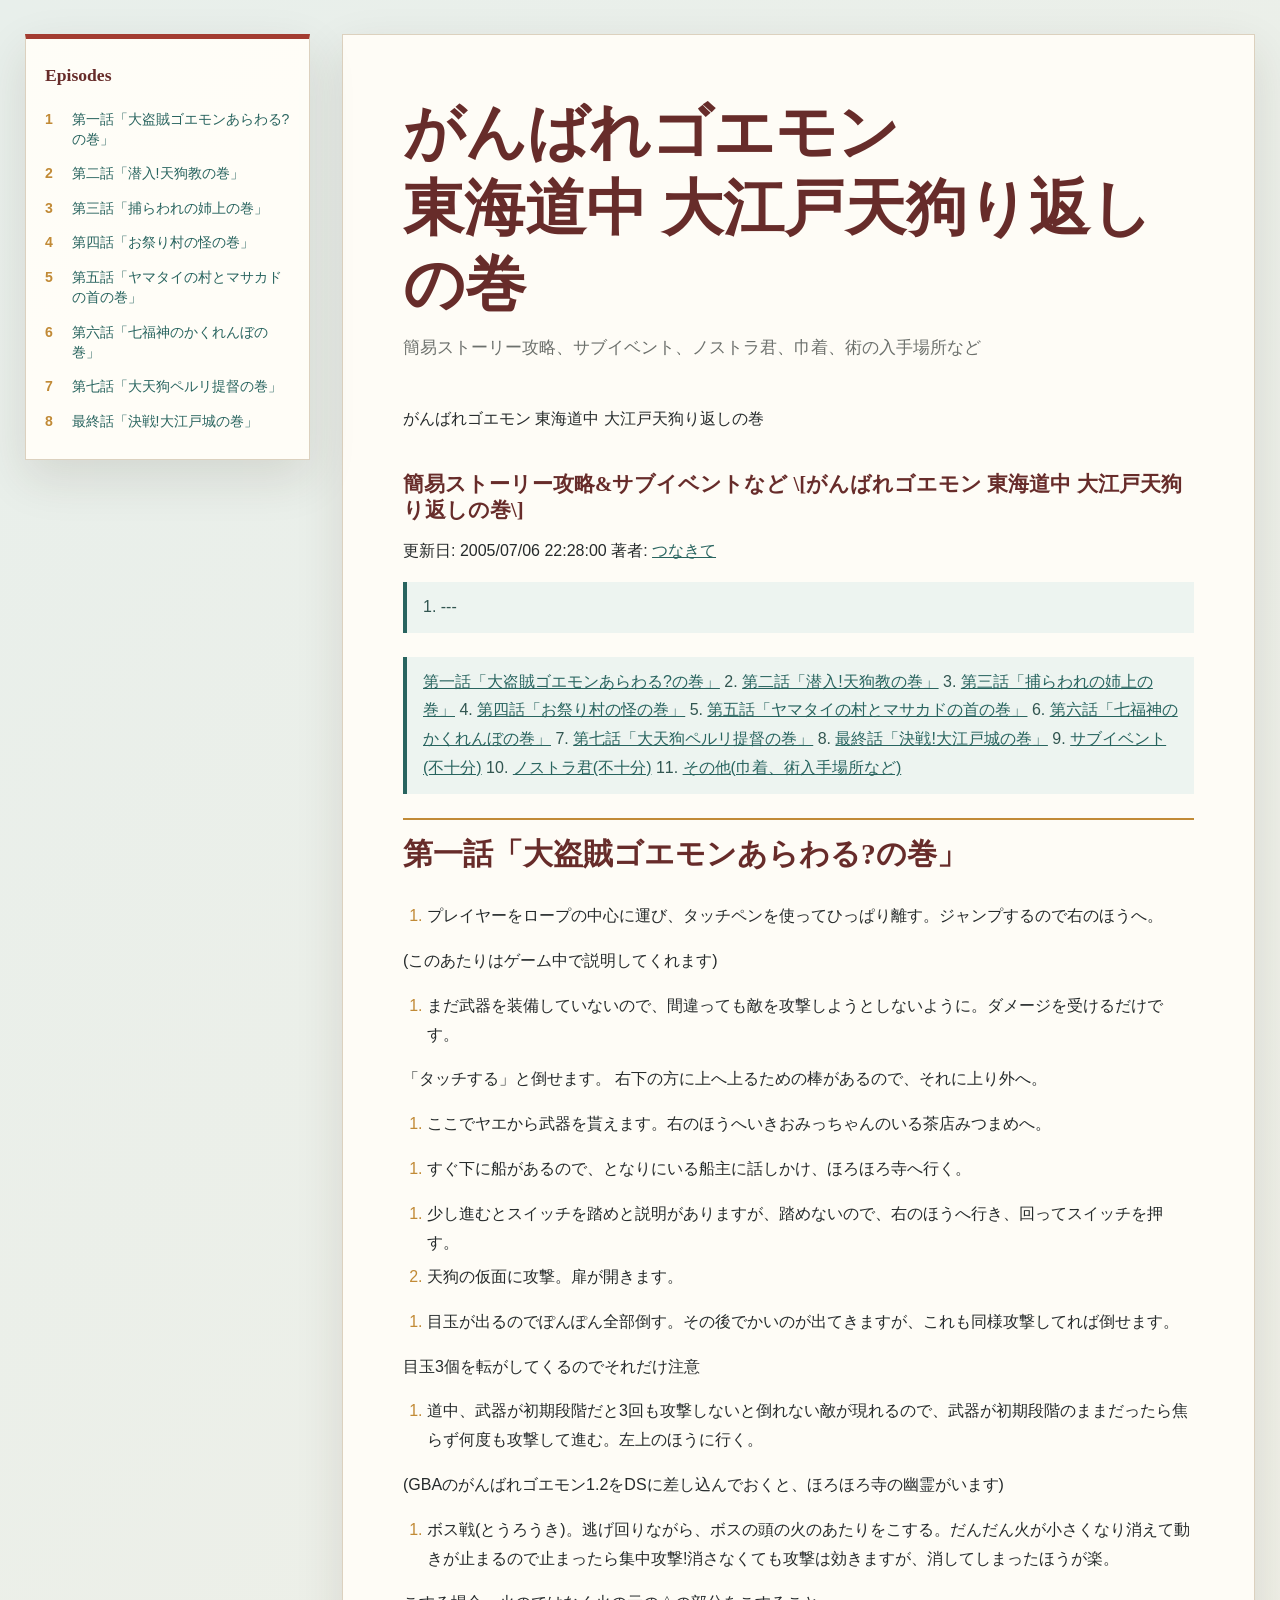
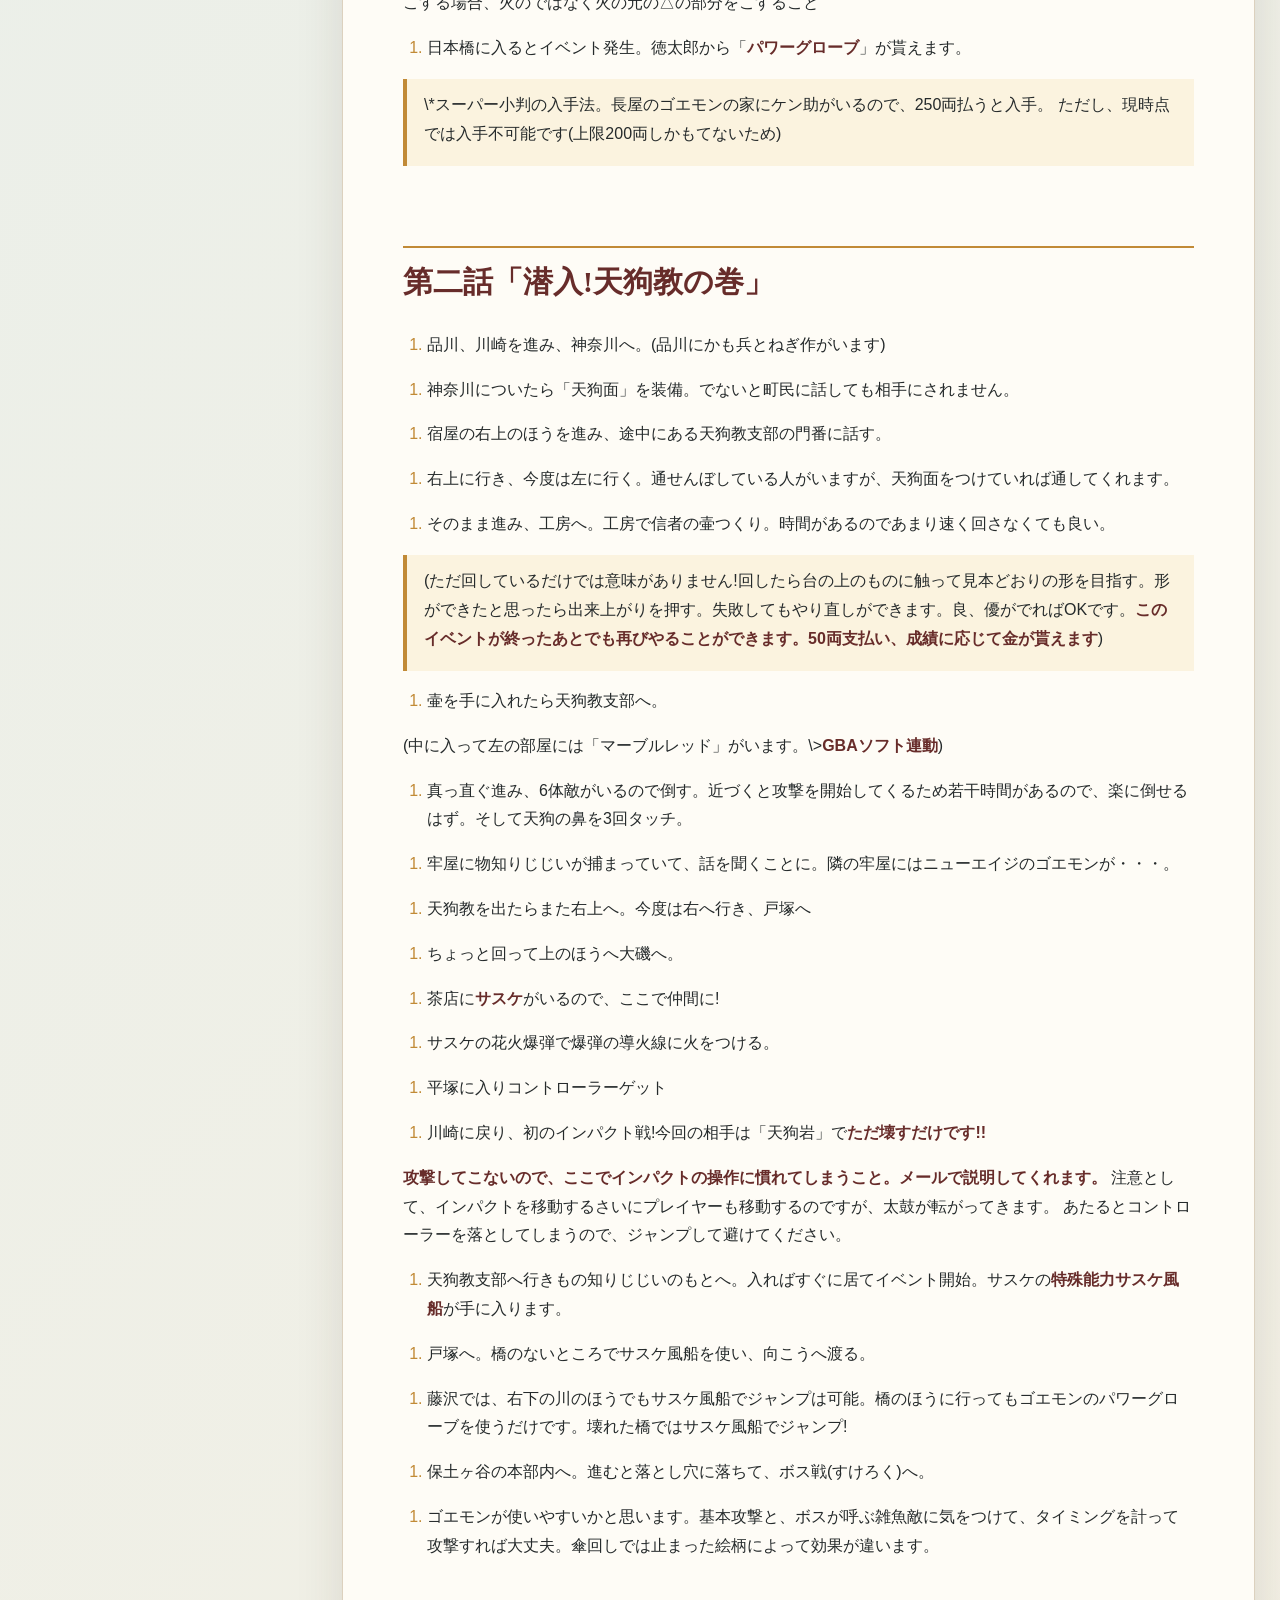
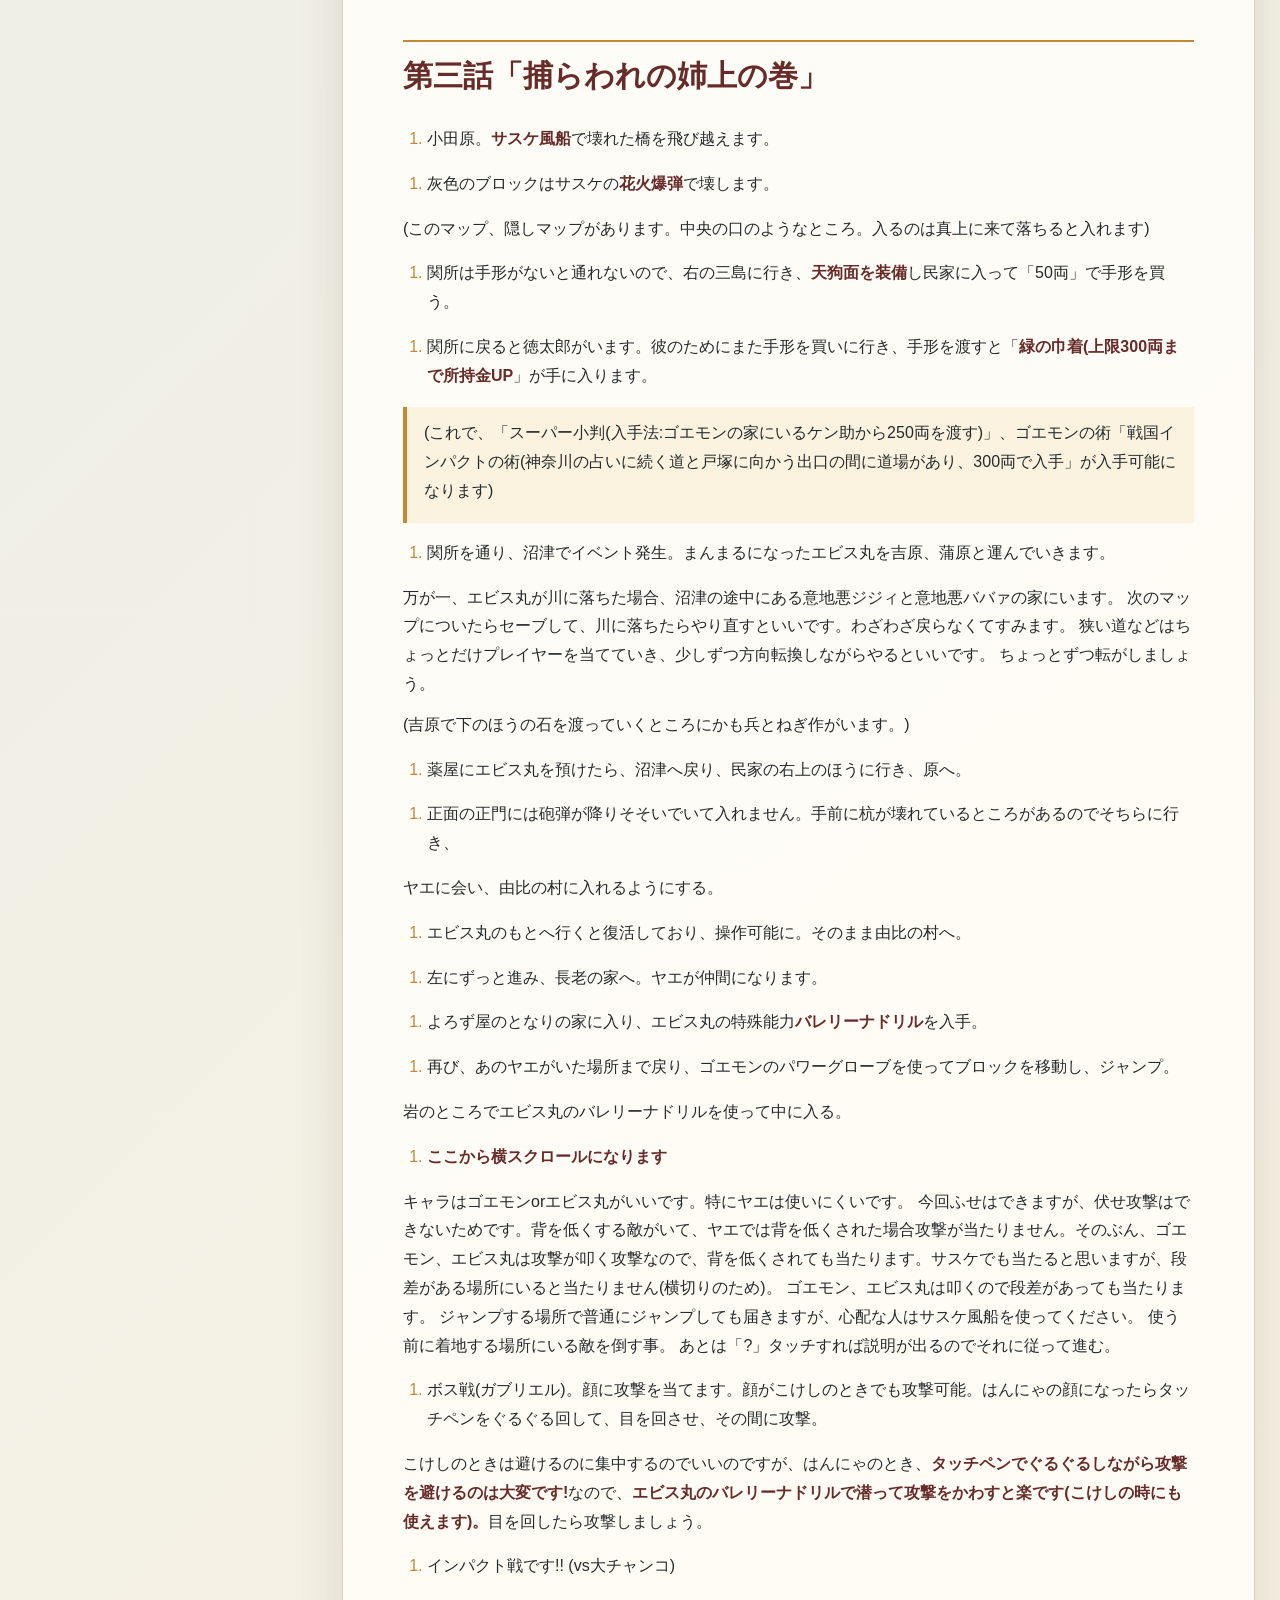
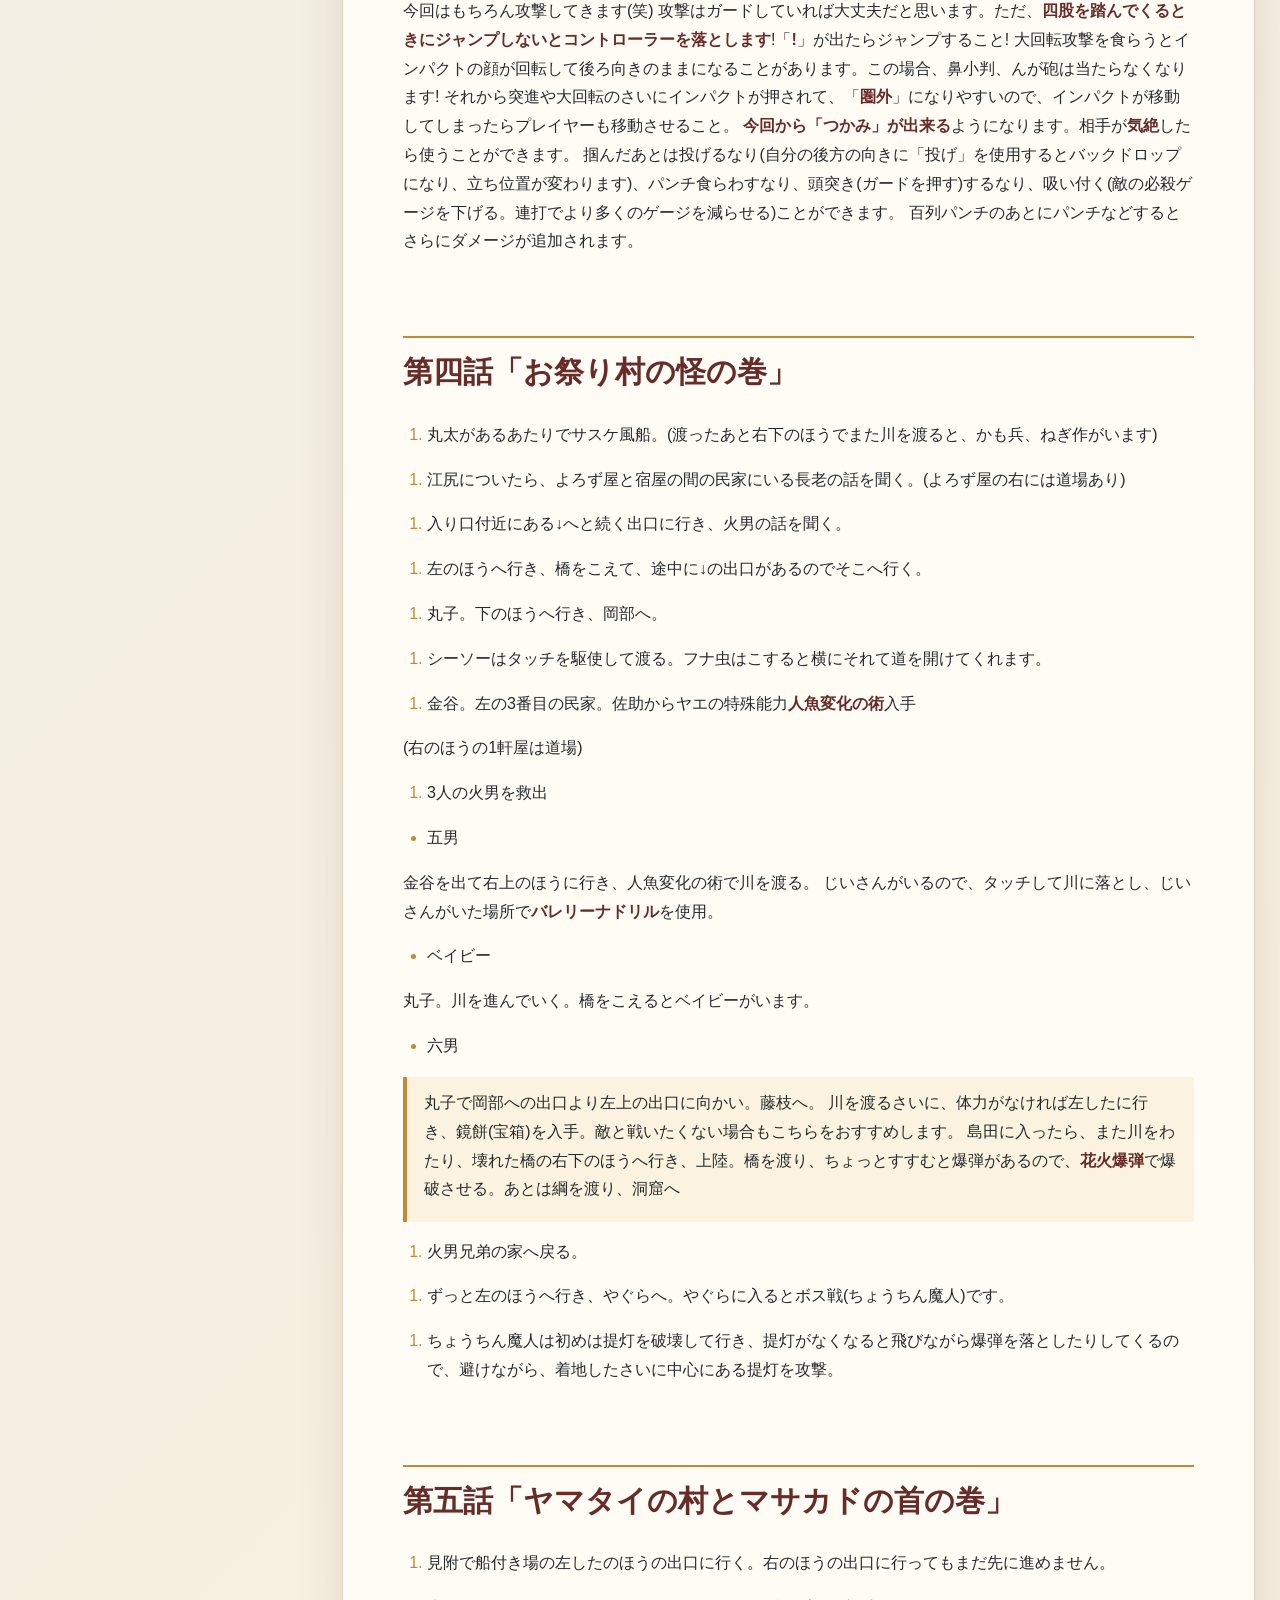
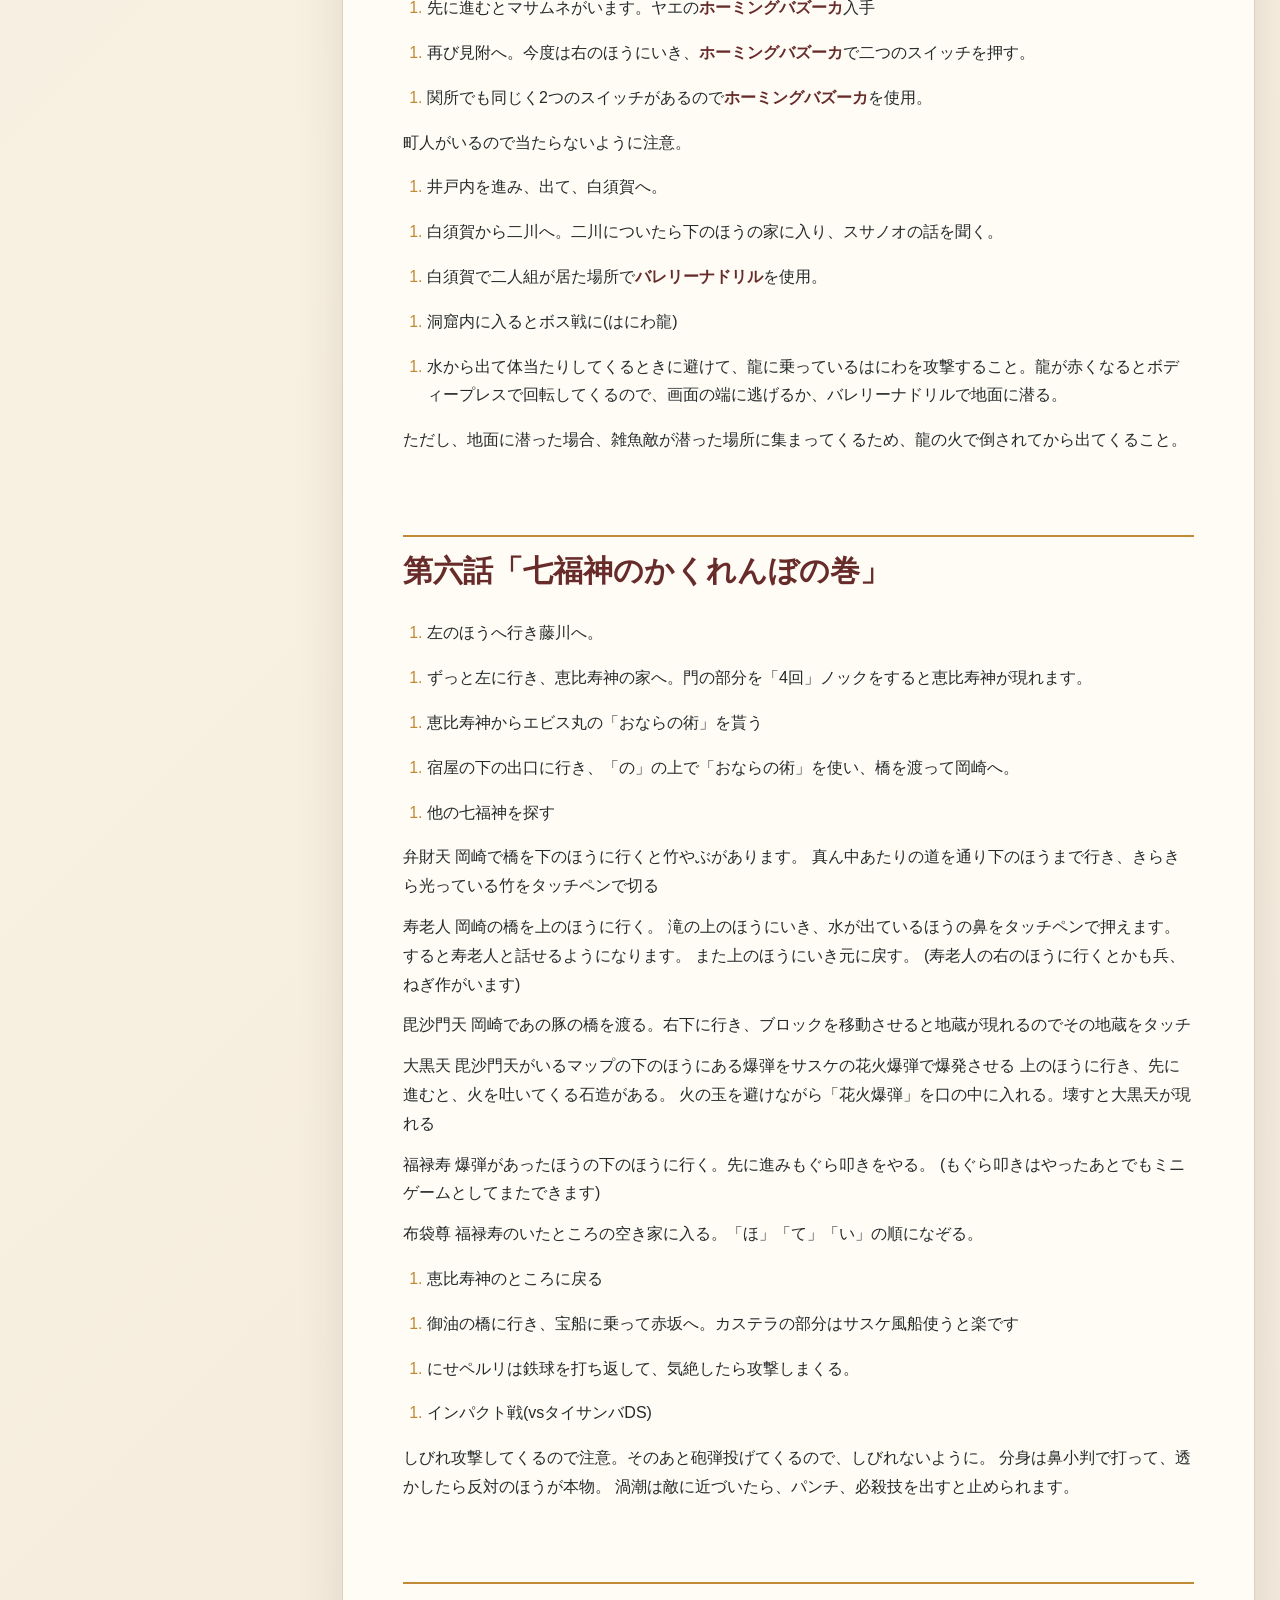
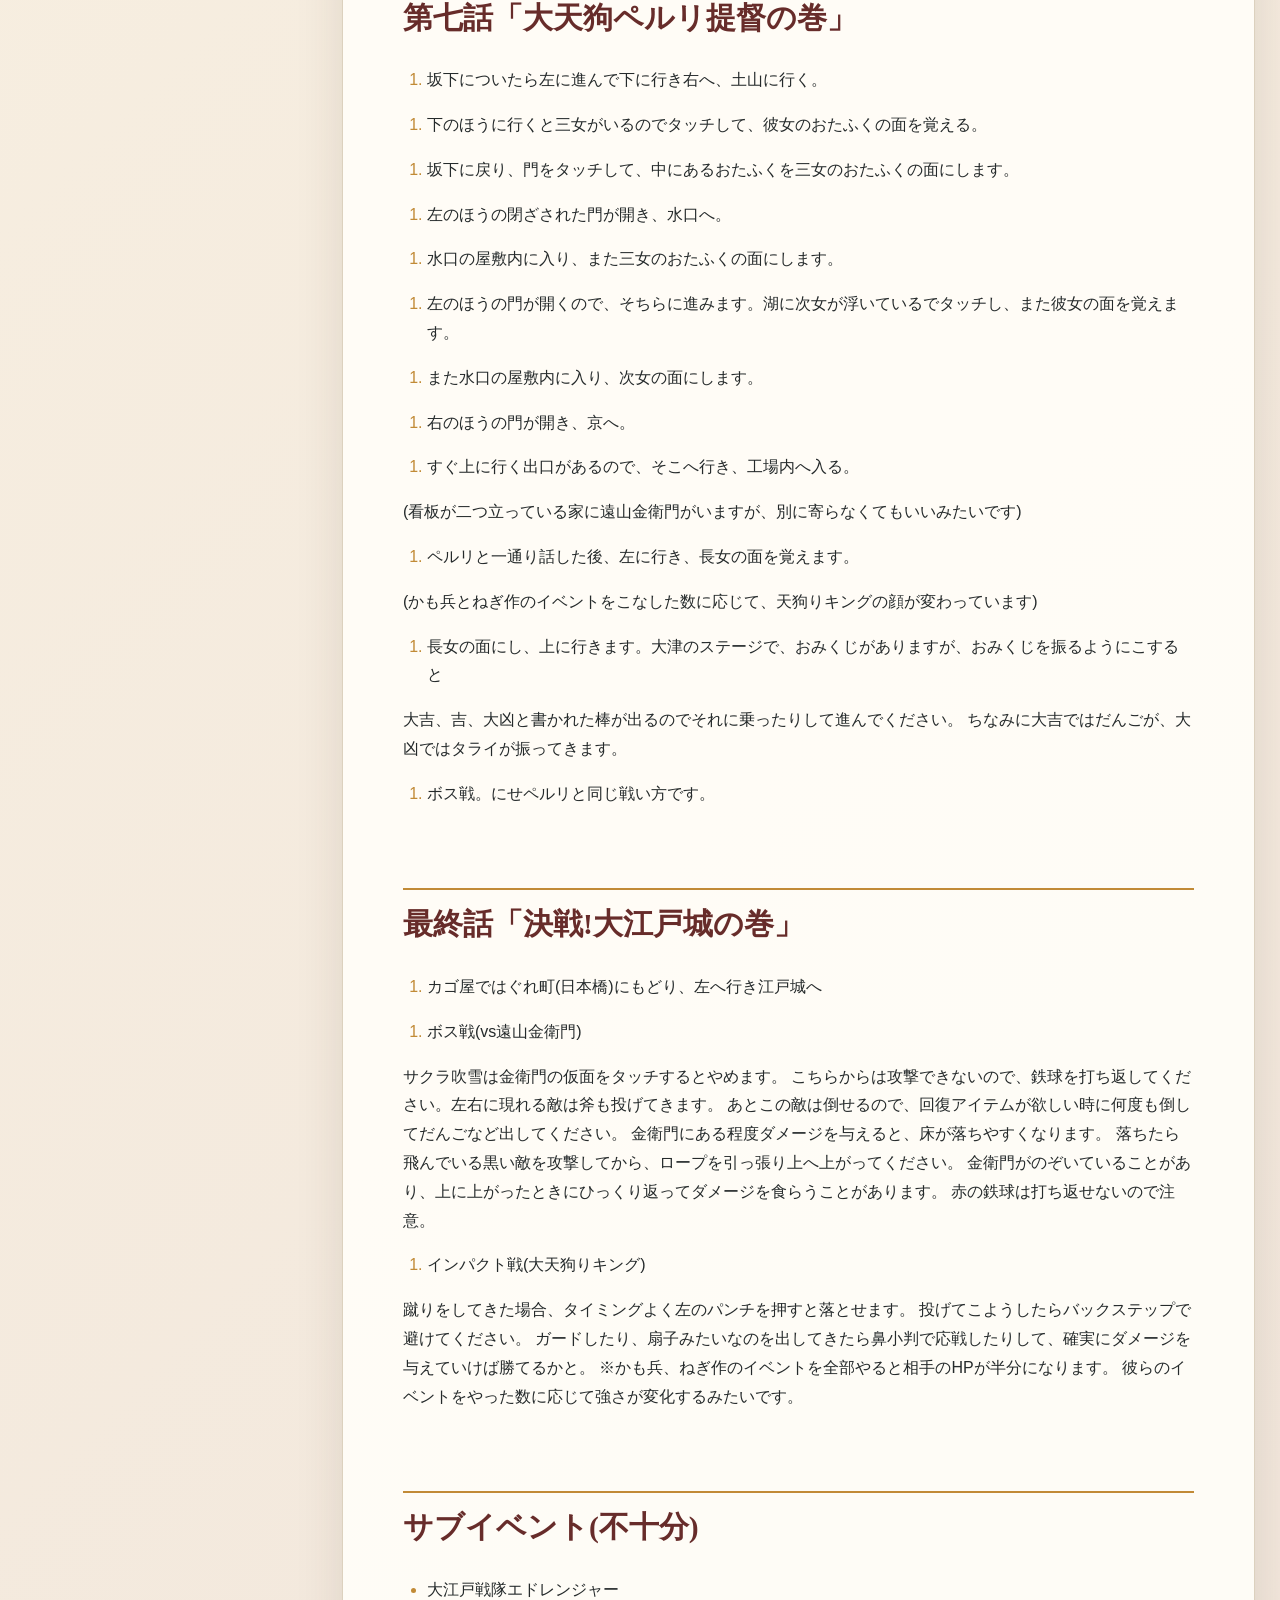
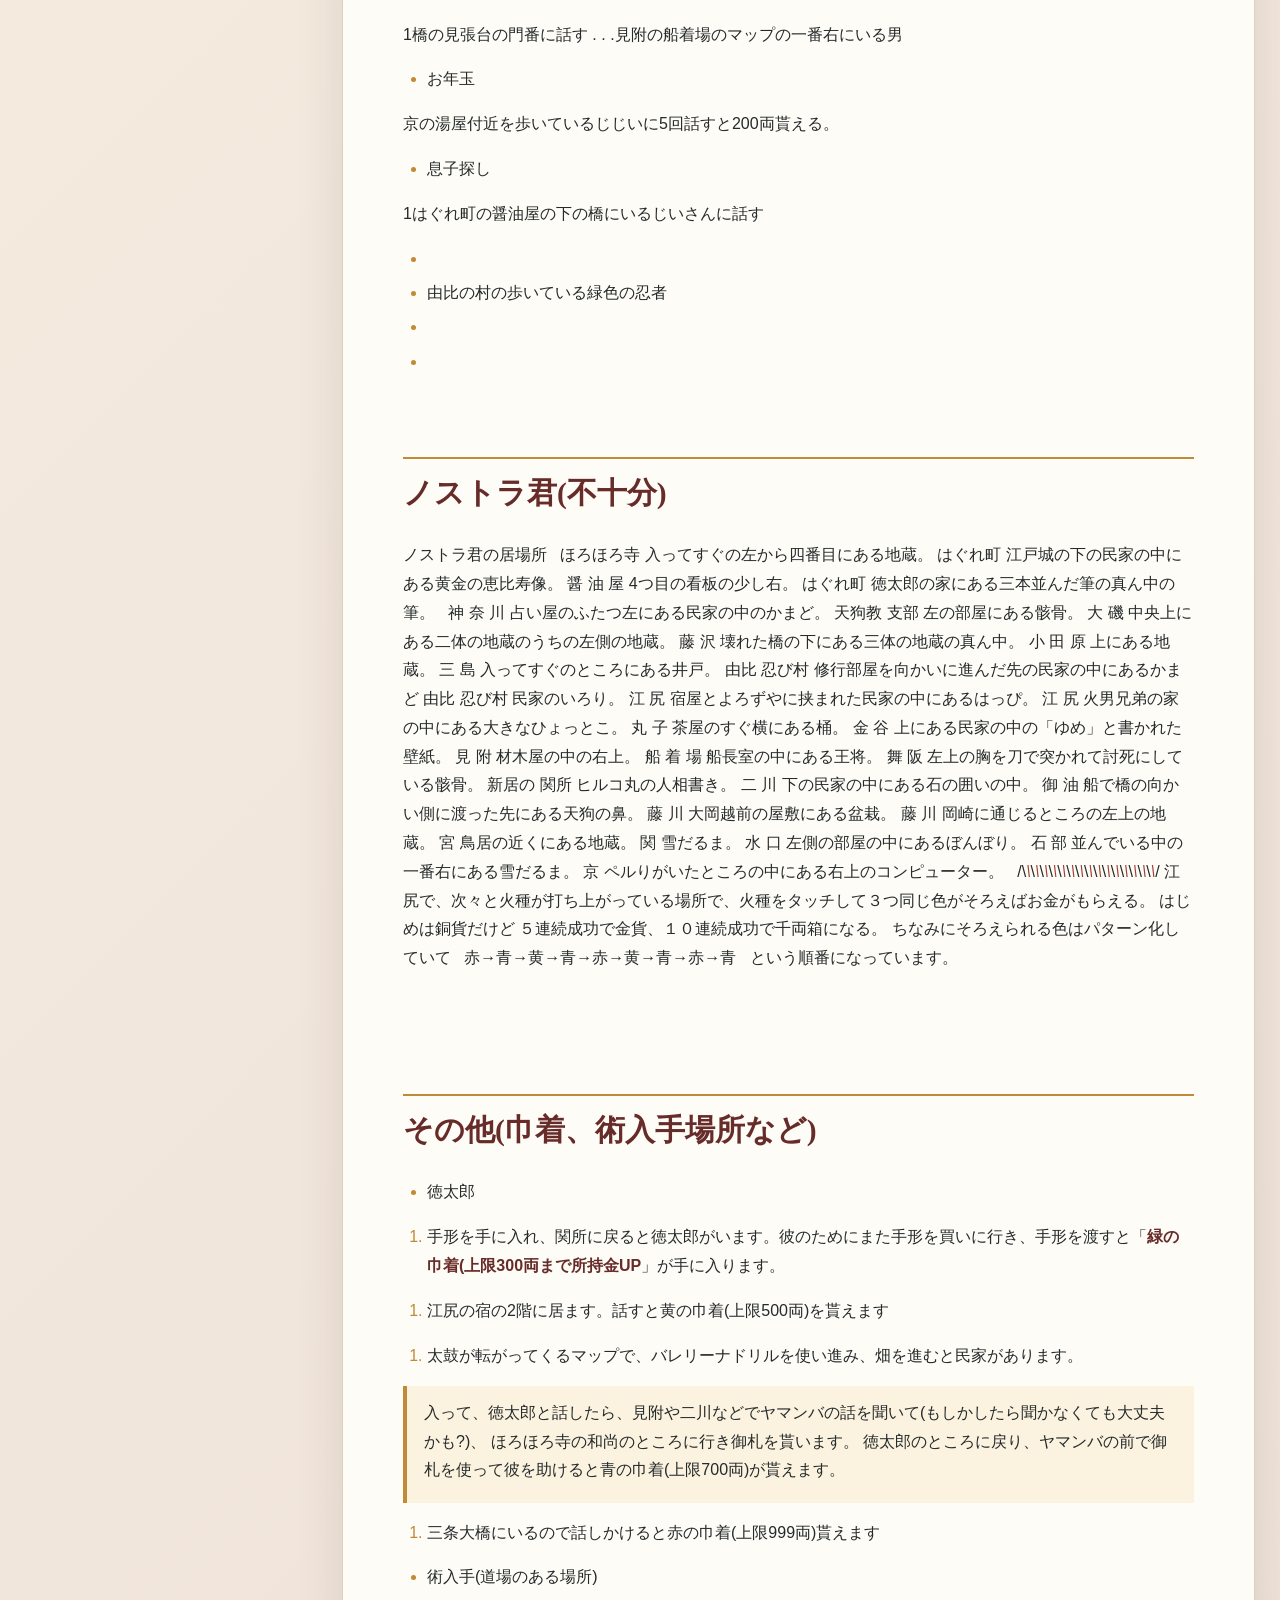
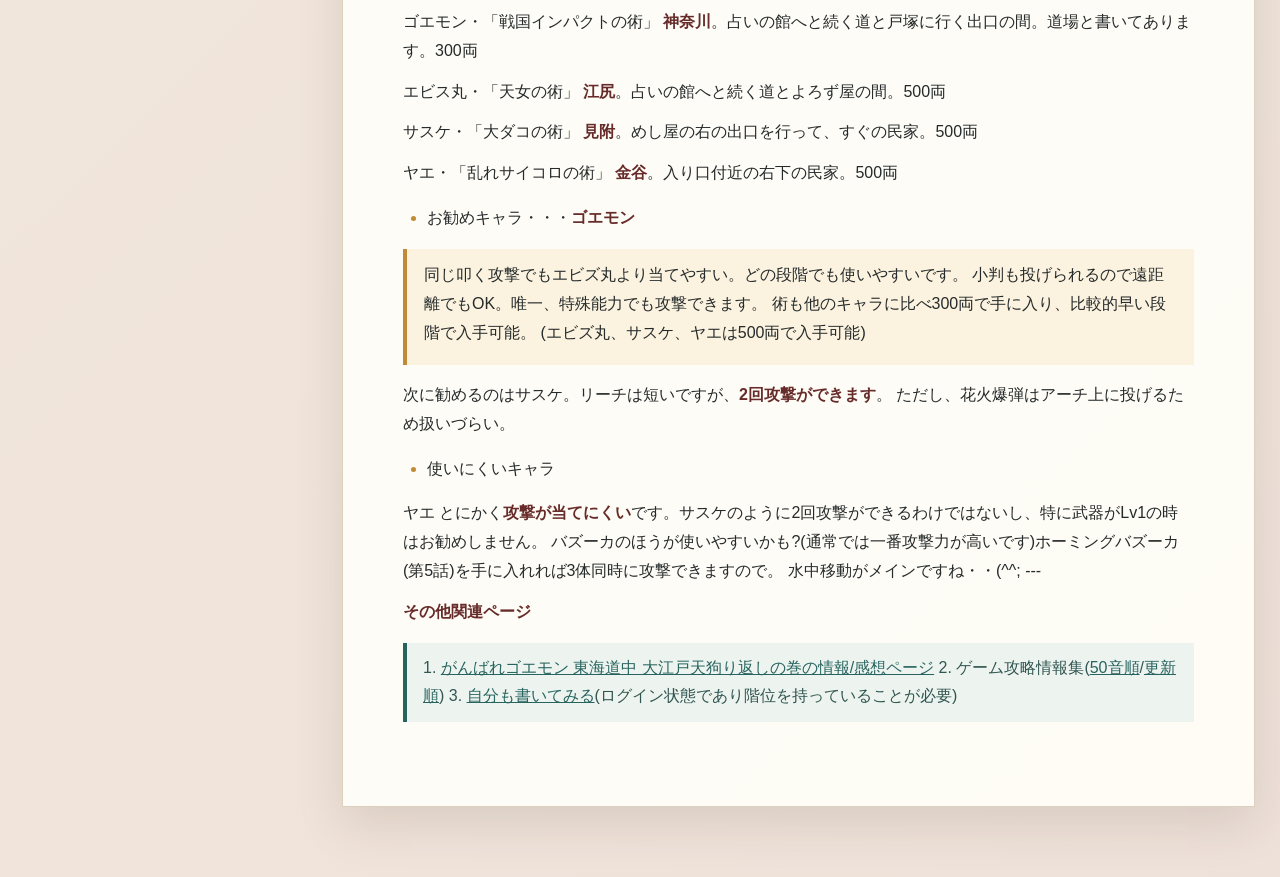
<file: guides/goemon.html>
<!doctype html>
<html lang="ja">
<head>
<meta charset="utf-8">
<meta name="viewport" content="width=device-width, initial-scale=1">
<meta name="description" content="A Japanese walkthrough and side-event guide for Ganbare Goemon Tokaido-chuu Oh-Edo Tenguri-gaeshi no Maki on Nintendo DS.">
<title>がんばれゴエモン 東海道中 大江戸天狗り返しの巻 - Guide</title>
<style>
:root { color-scheme: light; --ink:#252a2b; --muted:#6c706c; --paper:#fffdf7; --cream:#f4ecdc; --line:#d9cdb9; --red:#a33c31; --red-dark:#672c2a; --teal:#28645f; --gold:#c18a36; --shadow:0 18px 45px rgba(54,42,28,.12); }
* { box-sizing:border-box; } html { scroll-behavior:smooth; }
body { margin:0; color:var(--ink); background:linear-gradient(135deg,#e8efeb,#f8f0e1 52%,#eee1d9); font-family:"Hiragino Sans","Yu Gothic",sans-serif; line-height:1.8; }
.page { display:grid; grid-template-columns:minmax(220px,285px) minmax(0,920px); gap:32px; max-width:1280px; margin:auto; padding:34px 25px 70px; }
aside { position:sticky; top:24px; align-self:start; } .nav-card,main { background:rgba(255,253,247,.96); border:1px solid rgba(217,205,185,.9); box-shadow:var(--shadow); }
.nav-card { padding:21px 19px; border-top:5px solid var(--red); } .nav-card strong { display:block; color:var(--red-dark); font-family:Georgia,"Hiragino Mincho ProN",serif; font-size:1.1rem; margin-bottom:10px; }
nav a { display:flex; gap:9px; color:var(--teal); font-size:.88rem; line-height:1.45; padding:7px 0; text-decoration:none; } nav a:hover { color:var(--red); } nav a span { color:var(--gold); font-weight:bold; min-width:1.25em; }
main { min-width:0; padding:clamp(25px,5vw,60px); } h1,h2,h3,h4 { color:var(--red-dark); font-family:Georgia,"Hiragino Mincho ProN",serif; line-height:1.25; scroll-margin-top:20px; }
h1 { font-size:clamp(2rem,5vw,3.8rem); margin:0 0 10px; } .intro { color:var(--muted); font-size:1.05rem; margin:0 0 2.5em; } h2 { border-top:2px solid var(--gold); font-size:1.85rem; margin:2.7em 0 1em; padding-top:16px; } h2:first-of-type { margin-top:0; } h3 { font-size:1.3rem; margin:1.8em 0 .65em; } h4 { font-size:1.1rem; color:var(--teal); }
p { margin:.75em 0; } a { color:var(--teal); } strong { color:var(--red-dark); } em { color:var(--red); } ol,ul { padding-left:1.5em; } li { margin:.35em 0; } li::marker { color:var(--gold); }
blockquote { background:#edf4f0; border-left:4px solid var(--teal); color:#315550; margin:1em 0 1.5em; padding:11px 16px; } blockquote a { overflow-wrap:anywhere; }
.milestone,.battle { margin:1em 0; padding:2px 17px 7px; } .milestone { background:#fbf3df; border-left:4px solid var(--gold); } .battle { background:#f8eae3; border-left:4px solid var(--red); } .milestone p,.battle p { margin:.65em 0; }
@media (max-width:760px) { .page { display:block; padding:14px 10px 42px; } aside { position:static; margin-bottom:14px; } .nav-card { padding:15px 17px; } nav { display:grid; grid-template-columns:repeat(2,minmax(0,1fr)); gap:0 14px; } main { padding:25px 17px 45px; } h2 { font-size:1.6rem; } }
</style>
</head>
<body><div class="page"><aside><div class="nav-card"><strong>Episodes</strong><nav><a href="#第一話-大盗賊ゴエモンあらわる-の巻-"><span>1</span>第一話「大盗賊ゴエモンあらわる?の巻」</a><a href="#第二話-潜入-天狗教の巻-"><span>2</span>第二話「潜入!天狗教の巻」</a><a href="#第三話-捕らわれの姉上の巻-"><span>3</span>第三話「捕らわれの姉上の巻」</a><a href="#第四話-お祭り村の怪の巻-"><span>4</span>第四話「お祭り村の怪の巻」</a><a href="#第五話-ヤマタイの村とマサカドの首の巻-"><span>5</span>第五話「ヤマタイの村とマサカドの首の巻」</a><a href="#第六話-七福神のかくれんぼの巻-"><span>6</span>第六話「七福神のかくれんぼの巻」</a><a href="#第七話-大天狗ペルリ提督の巻-"><span>7</span>第七話「大天狗ペルリ提督の巻」</a><a href="#最終話-決戦-大江戸城の巻-"><span>8</span>最終話「決戦!大江戸城の巻」</a></nav></div></aside><main><h1>がんばれゴエモン<br>東海道中 大江戸天狗り返しの巻</h1><p class="intro">簡易ストーリー攻略、サブイベント、ノストラ君、巾着、術の入手場所など</p><p>がんばれゴエモン 東海道中 大江戸天狗り返しの巻  </p>
<h3 id="簡易ストーリー攻略-サブイベントなど-がんばれゴエモン-東海道中-大江戸天狗り返しの巻-">簡易ストーリー攻略&amp;サブイベントなど \[がんばれゴエモン 東海道中 大江戸天狗り返しの巻\]</h3>
<p>更新日: 2005/07/06 22:28:00 著者: <a href="http://www.accessup.org/pj/6_A4C4A4CAA4ADA4C6/">つなきて</a></p>
<blockquote>1. ---</blockquote>
<blockquote><a href="http://www.accessup.org/howtoj/7_Ganbare_20Goemon_3A_20Tokaido_2Dchuu_20Oh_2DEdo_20Tenguri_2Dgaeshi_20no_20maki/6_A4C4A4CAA4ADA4C6/#18151_0">第一話「大盗賊ゴエモンあらわる?の巻」</a> 2. <a href="http://www.accessup.org/howtoj/7_Ganbare_20Goemon_3A_20Tokaido_2Dchuu_20Oh_2DEdo_20Tenguri_2Dgaeshi_20no_20maki/6_A4C4A4CAA4ADA4C6/#18151_1">第二話「潜入!天狗教の巻」</a> 3. <a href="http://www.accessup.org/howtoj/7_Ganbare_20Goemon_3A_20Tokaido_2Dchuu_20Oh_2DEdo_20Tenguri_2Dgaeshi_20no_20maki/6_A4C4A4CAA4ADA4C6/#18151_2">第三話「捕らわれの姉上の巻」</a> 4. <a href="http://www.accessup.org/howtoj/7_Ganbare_20Goemon_3A_20Tokaido_2Dchuu_20Oh_2DEdo_20Tenguri_2Dgaeshi_20no_20maki/6_A4C4A4CAA4ADA4C6/#18151_3">第四話「お祭り村の怪の巻」</a> 5. <a href="http://www.accessup.org/howtoj/7_Ganbare_20Goemon_3A_20Tokaido_2Dchuu_20Oh_2DEdo_20Tenguri_2Dgaeshi_20no_20maki/6_A4C4A4CAA4ADA4C6/#18151_4">第五話「ヤマタイの村とマサカドの首の巻」</a> 6. <a href="http://www.accessup.org/howtoj/7_Ganbare_20Goemon_3A_20Tokaido_2Dchuu_20Oh_2DEdo_20Tenguri_2Dgaeshi_20no_20maki/6_A4C4A4CAA4ADA4C6/#18151_5">第六話「七福神のかくれんぼの巻」</a> 7. <a href="http://www.accessup.org/howtoj/7_Ganbare_20Goemon_3A_20Tokaido_2Dchuu_20Oh_2DEdo_20Tenguri_2Dgaeshi_20no_20maki/6_A4C4A4CAA4ADA4C6/#18151_6">第七話「大天狗ペルリ提督の巻」</a> 8. <a href="http://www.accessup.org/howtoj/7_Ganbare_20Goemon_3A_20Tokaido_2Dchuu_20Oh_2DEdo_20Tenguri_2Dgaeshi_20no_20maki/6_A4C4A4CAA4ADA4C6/#18151_7">最終話「決戦!大江戸城の巻」</a> 9. <a href="http://www.accessup.org/howtoj/7_Ganbare_20Goemon_3A_20Tokaido_2Dchuu_20Oh_2DEdo_20Tenguri_2Dgaeshi_20no_20maki/6_A4C4A4CAA4ADA4C6/#18151_8">サブイベント(不十分)</a> 10. <a href="http://www.accessup.org/howtoj/7_Ganbare_20Goemon_3A_20Tokaido_2Dchuu_20Oh_2DEdo_20Tenguri_2Dgaeshi_20no_20maki/6_A4C4A4CAA4ADA4C6/#18151_9">ノストラ君(不十分)</a> 11. <a href="http://www.accessup.org/howtoj/7_Ganbare_20Goemon_3A_20Tokaido_2Dchuu_20Oh_2DEdo_20Tenguri_2Dgaeshi_20no_20maki/6_A4C4A4CAA4ADA4C6/#18151_10">その他(巾着、術入手場所など)</a></blockquote>
<h2 id="第一話-大盗賊ゴエモンあらわる-の巻-">第一話「大盗賊ゴエモンあらわる?の巻」</h2>
<ol><li>プレイヤーをロープの中心に運び、タッチペンを使ってひっぱり離す。ジャンプするので右のほうへ。</li></ol>
<p>(このあたりはゲーム中で説明してくれます)</p>
<ol><li>まだ武器を装備していないので、間違っても敵を攻撃しようとしないように。ダメージを受けるだけです。</li></ol>
<p>「タッチする」と倒せます。 右下の方に上へ上るための棒があるので、それに上り外へ。</p>
<ol><li>ここでヤエから武器を貰えます。右のほうへいきおみっちゃんのいる茶店みつまめへ。</li></ol>
<ol><li>すぐ下に船があるので、となりにいる船主に話しかけ、ほろほろ寺へ行く。</li></ol>
<ol><li>少し進むとスイッチを踏めと説明がありますが、踏めないので、右のほうへ行き、回ってスイッチを押す。</li><li>天狗の仮面に攻撃。扉が開きます。</li></ol>
<ol><li>目玉が出るのでぽんぽん全部倒す。その後でかいのが出てきますが、これも同様攻撃してれば倒せます。</li></ol>
<p>目玉3個を転がしてくるのでそれだけ注意</p>
<ol><li>道中、武器が初期段階だと3回も攻撃しないと倒れない敵が現れるので、武器が初期段階のままだったら焦らず何度も攻撃して進む。左上のほうに行く。</li></ol>
<p>(GBAのがんばれゴエモン1.2をDSに差し込んでおくと、ほろほろ寺の幽霊がいます)</p>
<ol><li>ボス戦(とうろうき)。逃げ回りながら、ボスの頭の火のあたりをこする。だんだん火が小さくなり消えて動きが止まるので止まったら集中攻撃!消さなくても攻撃は効きますが、消してしまったほうが楽。</li></ol>
<p>こする場合、火のではなく火の元の△の部分をこすること</p>
<ol><li>日本橋に入るとイベント発生。徳太郎から「<strong>パワーグローブ</strong>」が貰えます。</li></ol>
<div class="milestone"><p>\*スーパー小判の入手法。長屋のゴエモンの家にケン助がいるので、250両払うと入手。 ただし、現時点では入手不可能です(上限200両しかもてないため)</p></div>
<h2 id="第二話-潜入-天狗教の巻-">第二話「潜入!天狗教の巻」</h2>
<ol><li>品川、川崎を進み、神奈川へ。(品川にかも兵とねぎ作がいます)</li></ol>
<ol><li>神奈川についたら「天狗面」を装備。でないと町民に話しても相手にされません。</li></ol>
<ol><li>宿屋の右上のほうを進み、途中にある天狗教支部の門番に話す。</li></ol>
<ol><li>右上に行き、今度は左に行く。通せんぼしている人がいますが、天狗面をつけていれば通してくれます。</li></ol>
<ol><li>そのまま進み、工房へ。工房で信者の壷つくり。時間があるのであまり速く回さなくても良い。</li></ol>
<div class="milestone"><p>(ただ回しているだけでは意味がありません!回したら台の上のものに触って見本どおりの形を目指す。形ができたと思ったら出来上がりを押す。失敗してもやり直しができます。良、優がでればOKです。<strong>このイベントが終ったあとでも再びやることができます。50両支払い、成績に応じて金が貰えます</strong>)</p></div>
<ol><li>壷を手に入れたら天狗教支部へ。</li></ol>
<p>(中に入って左の部屋には「マーブルレッド」がいます。\&gt;<strong>GBAソフト連動</strong>)</p>
<ol><li>真っ直ぐ進み、6体敵がいるので倒す。近づくと攻撃を開始してくるため若干時間があるので、楽に倒せるはず。そして天狗の鼻を3回タッチ。</li></ol>
<ol><li>牢屋に物知りじじいが捕まっていて、話を聞くことに。隣の牢屋にはニューエイジのゴエモンが・・・。</li></ol>
<ol><li>天狗教を出たらまた右上へ。今度は右へ行き、戸塚へ</li></ol>
<ol><li>ちょっと回って上のほうへ大磯へ。</li></ol>
<ol><li>茶店に<strong>サスケ</strong>がいるので、ここで仲間に!</li></ol>
<ol><li>サスケの花火爆弾で爆弾の導火線に火をつける。</li></ol>
<ol><li>平塚に入りコントローラーゲット</li></ol>
<ol><li>川崎に戻り、初のインパクト戦!今回の相手は「天狗岩」で<strong>ただ壊すだけです!!</strong></li></ol>
<p><strong>攻撃してこないので、ここでインパクトの操作に慣れてしまうこと。メールで説明してくれます。</strong> 注意として、インパクトを移動するさいにプレイヤーも移動するのですが、太鼓が転がってきます。 あたるとコントローラーを落としてしまうので、ジャンプして避けてください。</p>
<ol><li>天狗教支部へ行きもの知りじじいのもとへ。入ればすぐに居てイベント開始。サスケの<strong>特殊能力サスケ風船</strong>が手に入ります。</li></ol>
<ol><li>戸塚へ。橋のないところでサスケ風船を使い、向こうへ渡る。</li></ol>
<ol><li>藤沢では、右下の川のほうでもサスケ風船でジャンプは可能。橋のほうに行ってもゴエモンのパワーグローブを使うだけです。壊れた橋ではサスケ風船でジャンプ!</li></ol>
<ol><li>保土ヶ谷の本部内へ。進むと落とし穴に落ちて、ボス戦(すけろく)へ。</li></ol>
<ol><li>ゴエモンが使いやすいかと思います。基本攻撃と、ボスが呼ぶ雑魚敵に気をつけて、タイミングを計って攻撃すれば大丈夫。傘回しでは止まった絵柄によって効果が違います。</li></ol>
<h2 id="第三話-捕らわれの姉上の巻-">第三話「捕らわれの姉上の巻」</h2>
<ol><li>小田原。<strong>サスケ風船</strong>で壊れた橋を飛び越えます。</li></ol>
<ol><li>灰色のブロックはサスケの<strong>花火爆弾</strong>で壊します。</li></ol>
<p>(このマップ、隠しマップがあります。中央の口のようなところ。入るのは真上に来て落ちると入れます)</p>
<ol><li>関所は手形がないと通れないので、右の三島に行き、<strong>天狗面を装備</strong>し民家に入って「50両」で手形を買う。</li></ol>
<ol><li>関所に戻ると徳太郎がいます。彼のためにまた手形を買いに行き、手形を渡すと「<strong>緑の巾着(上限300両まで所持金UP</strong>」が手に入ります。</li></ol>
<div class="milestone"><p>(これで、「スーパー小判(入手法:ゴエモンの家にいるケン助から250両を渡す)」、ゴエモンの術「戦国インパクトの術(神奈川の占いに続く道と戸塚に向かう出口の間に道場があり、300両で入手」が入手可能になります)</p></div>
<ol><li>関所を通り、沼津でイベント発生。まんまるになったエビス丸を吉原、蒲原と運んでいきます。</li></ol>
<p>万が一、エビス丸が川に落ちた場合、沼津の途中にある意地悪ジジィと意地悪ババァの家にいます。 次のマップについたらセーブして、川に落ちたらやり直すといいです。わざわざ戻らなくてすみます。 狭い道などはちょっとだけプレイヤーを当てていき、少しずつ方向転換しながらやるといいです。 ちょっとずつ転がしましょう。</p>
<p>(吉原で下のほうの石を渡っていくところにかも兵とねぎ作がいます。)</p>
<ol><li>薬屋にエビス丸を預けたら、沼津へ戻り、民家の右上のほうに行き、原へ。</li></ol>
<ol><li>正面の正門には砲弾が降りそそいでいて入れません。手前に杭が壊れているところがあるのでそちらに行き、</li></ol>
<p>ヤエに会い、由比の村に入れるようにする。</p>
<ol><li>エビス丸のもとへ行くと復活しており、操作可能に。そのまま由比の村へ。</li></ol>
<ol><li>左にずっと進み、長老の家へ。ヤエが仲間になります。</li></ol>
<ol><li>よろず屋のとなりの家に入り、エビス丸の特殊能力<strong>バレリーナドリル</strong>を入手。</li></ol>
<ol><li>再び、あのヤエがいた場所まで戻り、ゴエモンのパワーグローブを使ってブロックを移動し、ジャンプ。</li></ol>
<p>岩のところでエビス丸のバレリーナドリルを使って中に入る。</p>
<ol><li><strong>ここから横スクロールになります</strong></li></ol>
<p>キャラはゴエモンorエビス丸がいいです。特にヤエは使いにくいです。 今回ふせはできますが、伏せ攻撃はできないためです。背を低くする敵がいて、ヤエでは背を低くされた場合攻撃が当たりません。そのぶん、ゴエモン、エビス丸は攻撃が叩く攻撃なので、背を低くされても当たります。サスケでも当たると思いますが、段差がある場所にいると当たりません(横切りのため)。 ゴエモン、エビス丸は叩くので段差があっても当たります。 ジャンプする場所で普通にジャンプしても届きますが、心配な人はサスケ風船を使ってください。 使う前に着地する場所にいる敵を倒す事。 あとは「?」タッチすれば説明が出るのでそれに従って進む。</p>
<ol><li>ボス戦(ガブリエル)。顔に攻撃を当てます。顔がこけしのときでも攻撃可能。はんにゃの顔になったらタッチペンをぐるぐる回して、目を回させ、その間に攻撃。</li></ol>
<p>こけしのときは避けるのに集中するのでいいのですが、はんにゃのとき、<strong>タッチペンでぐるぐるしながら攻撃を避けるのは大変です!</strong>なので、<strong>エビス丸のバレリーナドリルで潜って攻撃をかわすと楽です(こけしの時にも使えます)。</strong>目を回したら攻撃しましょう。</p>
<ol><li>インパクト戦です!! (vs大チャンコ)</li></ol>
<p>今回はもちろん攻撃してきます(笑) 攻撃はガードしていれば大丈夫だと思います。ただ、<strong>四股を踏んでくるときにジャンプしないとコントローラーを落とします</strong>!「<strong>!</strong>」が出たらジャンプすること! 大回転攻撃を食らうとインパクトの顔が回転して後ろ向きのままになることがあります。この場合、鼻小判、んが砲は当たらなくなります! それから突進や大回転のさいにインパクトが押されて、「<strong>圏外</strong>」になりやすいので、インパクトが移動してしまったらプレイヤーも移動させること。 <strong>今回から「つかみ」が出来る</strong>ようになります。相手が<strong>気絶</strong>したら使うことができます。 掴んだあとは投げるなり(自分の後方の向きに「投げ」を使用するとバックドロップになり、立ち位置が変わります)、パンチ食らわすなり、頭突き(ガードを押す)するなり、吸い付く(敵の必殺ゲージを下げる。連打でより多くのゲージを減らせる)ことができます。 百列パンチのあとにパンチなどするとさらにダメージが追加されます。</p>
<h2 id="第四話-お祭り村の怪の巻-">第四話「お祭り村の怪の巻」</h2>
<ol><li>丸太があるあたりでサスケ風船。(渡ったあと右下のほうでまた川を渡ると、かも兵、ねぎ作がいます)</li></ol>
<ol><li>江尻についたら、よろず屋と宿屋の間の民家にいる長老の話を聞く。(よろず屋の右には道場あり)</li></ol>
<ol><li>入り口付近にある↓へと続く出口に行き、火男の話を聞く。</li></ol>
<ol><li>左のほうへ行き、橋をこえて、途中に↓の出口があるのでそこへ行く。</li></ol>
<ol><li>丸子。下のほうへ行き、岡部へ。</li></ol>
<ol><li>シーソーはタッチを駆使して渡る。フナ虫はこすると横にそれて道を開けてくれます。</li></ol>
<ol><li>金谷。左の3番目の民家。佐助からヤエの特殊能力<strong>人魚変化の術</strong>入手</li></ol>
<p>(右のほうの1軒屋は道場)</p>
<ol><li>3人の火男を救出</li></ol>
<ul><li>五男</li></ul>
<p>金谷を出て右上のほうに行き、人魚変化の術で川を渡る。 じいさんがいるので、タッチして川に落とし、じいさんがいた場所で<strong>バレリーナドリル</strong>を使用。</p>
<ul><li>ベイビー</li></ul>
<p>丸子。川を進んでいく。橋をこえるとベイビーがいます。</p>
<ul><li>六男</li></ul>
<div class="milestone"><p>丸子で岡部への出口より左上の出口に向かい。藤枝へ。 川を渡るさいに、体力がなければ左したに行き、鏡餅(宝箱)を入手。敵と戦いたくない場合もこちらをおすすめします。 島田に入ったら、また川をわたり、壊れた橋の右下のほうへ行き、上陸。橋を渡り、ちょっとすすむと爆弾があるので、<strong>花火爆弾</strong>で爆破させる。あとは綱を渡り、洞窟へ</p></div>
<ol><li>火男兄弟の家へ戻る。</li></ol>
<ol><li>ずっと左のほうへ行き、やぐらへ。やぐらに入るとボス戦(ちょうちん魔人)です。</li></ol>
<ol><li>ちょうちん魔人は初めは提灯を破壊して行き、提灯がなくなると飛びながら爆弾を落としたりしてくるので、避けながら、着地したさいに中心にある提灯を攻撃。</li></ol>
<h2 id="第五話-ヤマタイの村とマサカドの首の巻-">第五話「ヤマタイの村とマサカドの首の巻」</h2>
<ol><li>見附で船付き場の左したのほうの出口に行く。右のほうの出口に行ってもまだ先に進めません。</li></ol>
<ol><li>先に進むとマサムネがいます。ヤエの<strong>ホーミングバズーカ</strong>入手</li></ol>
<ol><li>再び見附へ。今度は右のほうにいき、<strong>ホーミングバズーカ</strong>で二つのスイッチを押す。</li></ol>
<ol><li>関所でも同じく2つのスイッチがあるので<strong>ホーミングバズーカ</strong>を使用。</li></ol>
<p>町人がいるので当たらないように注意。</p>
<ol><li>井戸内を進み、出て、白須賀へ。</li></ol>
<ol><li>白須賀から二川へ。二川についたら下のほうの家に入り、スサノオの話を聞く。</li></ol>
<ol><li>白須賀で二人組が居た場所で<strong>バレリーナドリル</strong>を使用。</li></ol>
<ol><li>洞窟内に入るとボス戦に(はにわ龍)</li></ol>
<ol><li>水から出て体当たりしてくるときに避けて、龍に乗っているはにわを攻撃すること。龍が赤くなるとボディープレスで回転してくるので、画面の端に逃げるか、バレリーナドリルで地面に潜る。</li></ol>
<p>ただし、地面に潜った場合、雑魚敵が潜った場所に集まってくるため、龍の火で倒されてから出てくること。</p>
<h2 id="第六話-七福神のかくれんぼの巻-">第六話「七福神のかくれんぼの巻」</h2>
<ol><li>左のほうへ行き藤川へ。</li></ol>
<ol><li>ずっと左に行き、恵比寿神の家へ。門の部分を「4回」ノックをすると恵比寿神が現れます。</li></ol>
<ol><li>恵比寿神からエビス丸の「おならの術」を貰う</li></ol>
<ol><li>宿屋の下の出口に行き、「の」の上で「おならの術」を使い、橋を渡って岡崎へ。</li></ol>
<ol><li>他の七福神を探す</li></ol>
<p>弁財天 岡崎で橋を下のほうに行くと竹やぶがあります。 真ん中あたりの道を通り下のほうまで行き、きらきら光っている竹をタッチペンで切る</p>
<p>寿老人 岡崎の橋を上のほうに行く。 滝の上のほうにいき、水が出ているほうの鼻をタッチペンで押えます。すると寿老人と話せるようになります。 また上のほうにいき元に戻す。 (寿老人の右のほうに行くとかも兵、ねぎ作がいます)</p>
<p>毘沙門天 岡崎であの豚の橋を渡る。右下に行き、ブロックを移動させると地蔵が現れるのでその地蔵をタッチ</p>
<p>大黒天 毘沙門天がいるマップの下のほうにある爆弾をサスケの花火爆弾で爆発させる 上のほうに行き、先に進むと、火を吐いてくる石造がある。 火の玉を避けながら「花火爆弾」を口の中に入れる。壊すと大黒天が現れる</p>
<p>福禄寿 爆弾があったほうの下のほうに行く。先に進みもぐら叩きをやる。 (もぐら叩きはやったあとでもミニゲームとしてまたできます)</p>
<p>布袋尊 福禄寿のいたところの空き家に入る。「ほ」「て」「い」の順になぞる。</p>
<ol><li>恵比寿神のところに戻る</li></ol>
<ol><li>御油の橋に行き、宝船に乗って赤坂へ。カステラの部分はサスケ風船使うと楽です</li></ol>
<ol><li>にせペルリは鉄球を打ち返して、気絶したら攻撃しまくる。</li></ol>
<ol><li>インパクト戦(vsタイサンバDS)</li></ol>
<p>しびれ攻撃してくるので注意。そのあと砲弾投げてくるので、しびれないように。 分身は鼻小判で打って、透かしたら反対のほうが本物。 渦潮は敵に近づいたら、パンチ、必殺技を出すと止められます。</p>
<h2 id="第七話-大天狗ペルリ提督の巻-">第七話「大天狗ペルリ提督の巻」</h2>
<ol><li>坂下についたら左に進んで下に行き右へ、土山に行く。</li></ol>
<ol><li>下のほうに行くと三女がいるのでタッチして、彼女のおたふくの面を覚える。</li></ol>
<ol><li>坂下に戻り、門をタッチして、中にあるおたふくを三女のおたふくの面にします。</li></ol>
<ol><li>左のほうの閉ざされた門が開き、水口へ。</li></ol>
<ol><li>水口の屋敷内に入り、また三女のおたふくの面にします。</li></ol>
<ol><li>左のほうの門が開くので、そちらに進みます。湖に次女が浮いているでタッチし、また彼女の面を覚えます。</li></ol>
<ol><li>また水口の屋敷内に入り、次女の面にします。</li></ol>
<ol><li>右のほうの門が開き、京へ。</li></ol>
<ol><li>すぐ上に行く出口があるので、そこへ行き、工場内へ入る。</li></ol>
<p>(看板が二つ立っている家に遠山金衛門がいますが、別に寄らなくてもいいみたいです)</p>
<ol><li>ペルリと一通り話した後、左に行き、長女の面を覚えます。</li></ol>
<p>(かも兵とねぎ作のイベントをこなした数に応じて、天狗りキングの顔が変わっています)</p>
<ol><li>長女の面にし、上に行きます。大津のステージで、おみくじがありますが、おみくじを振るようにこすると</li></ol>
<p>大吉、吉、大凶と書かれた棒が出るのでそれに乗ったりして進んでください。 ちなみに大吉ではだんごが、大凶ではタライが振ってきます。</p>
<ol><li>ボス戦。にせペルリと同じ戦い方です。</li></ol>
<h2 id="最終話-決戦-大江戸城の巻-">最終話「決戦!大江戸城の巻」</h2>
<ol><li>カゴ屋ではぐれ町(日本橋)にもどり、左へ行き江戸城へ</li></ol>
<ol><li>ボス戦(vs遠山金衛門)</li></ol>
<p>サクラ吹雪は金衛門の仮面をタッチするとやめます。 こちらからは攻撃できないので、鉄球を打ち返してください。左右に現れる敵は斧も投げてきます。 あとこの敵は倒せるので、回復アイテムが欲しい時に何度も倒してだんごなど出してください。 金衛門にある程度ダメージを与えると、床が落ちやすくなります。 落ちたら飛んでいる黒い敵を攻撃してから、ロープを引っ張り上へ上がってください。 金衛門がのぞいていることがあり、上に上がったときにひっくり返ってダメージを食らうことがあります。 赤の鉄球は打ち返せないので注意。</p>
<ol><li>インパクト戦(大天狗りキング)</li></ol>
<p>蹴りをしてきた場合、タイミングよく左のパンチを押すと落とせます。 投げてこようしたらバックステップで避けてください。 ガードしたり、扇子みたいなのを出してきたら鼻小判で応戦したりして、確実にダメージを与えていけば勝てるかと。 ※かも兵、ねぎ作のイベントを全部やると相手のHPが半分になります。 彼らのイベントをやった数に応じて強さが変化するみたいです。</p>
<h2 id="サブイベント-不十分-">サブイベント(不十分)</h2>
<ul><li>大江戸戦隊エドレンジャー</li></ul>
<p>1橋の見張台の門番に話す . . .見附の船着場のマップの一番右にいる男</p>
<ul><li>お年玉</li></ul>
<p>京の湯屋付近を歩いているじじいに5回話すと200両貰える。</p>
<ul><li>息子探し</li></ul>
<p>1はぐれ町の醤油屋の下の橋にいるじいさんに話す</p>
<ul><li></li><li>由比の村の歩いている緑色の忍者</li><li></li><li></li></ul>
<h2 id="ノストラ君-不十分-">ノストラ君(不十分)</h2>
<p>ノストラ君の居場所   ほろほろ寺 入ってすぐの左から四番目にある地蔵。 はぐれ町 江戸城の下の民家の中にある黄金の恵比寿像。 醤 油 屋 4つ目の看板の少し右。 はぐれ町 徳太郎の家にある三本並んだ筆の真ん中の筆。   神 奈 川 占い屋のふたつ左にある民家の中のかまど。 天狗教 支部 左の部屋にある骸骨。 大 磯 中央上にある二体の地蔵のうちの左側の地蔵。 藤 沢 壊れた橋の下にある三体の地蔵の真ん中。 小 田 原 上にある地蔵。 三 島 入ってすぐのところにある井戸。 由比 忍び村 修行部屋を向かいに進んだ先の民家の中にあるかまど 由比 忍び村 民家のいろり。 江 尻 宿屋とよろずやに挟まれた民家の中にあるはっぴ。 江 尻 火男兄弟の家の中にある大きなひょっとこ。 丸 子 茶屋のすぐ横にある桶。 金 谷 上にある民家の中の「ゆめ」と書かれた壁紙。 見 附 材木屋の中の右上。 船 着 場 船長室の中にある王将。 舞 阪 左上の胸を刀で突かれて討死にしている骸骨。 新居の 関所 ヒルコ丸の人相書き。 二 川 下の民家の中にある石の囲いの中。 御 油 船で橋の向かい側に渡った先にある天狗の鼻。 藤 川 大岡越前の屋敷にある盆栽。 藤 川 岡崎に通じるところの左上の地蔵。 宮 鳥居の近くにある地蔵。 関 雪だるま。 水 口 左側の部屋の中にあるぼんぼり。 石 部 並んでいる中の一番右にある雪だるま。 京 ペルりがいたところの中にある右上のコンピューター。   /\<em>\</em>\<em>\</em>\<em>\</em>\<em>\</em>\<em>\</em>\<em>\</em>\<em>\</em>\<em>\</em>\<em>\</em>\<em>\</em>\<em>\</em>\<em>\</em>\<em>\</em>\<em>\</em>\<em>\</em>/ 江尻で、次々と火種が打ち上がっている場所で、火種をタッチして３つ同じ色がそろえばお金がもらえる。 はじめは銅貨だけど ５連続成功で金貨、１０連続成功で千両箱になる。 ちなみにそろえられる色はパターン化していて   赤→青→黄→青→赤→黄→青→赤→青   という順番になっています。</p>
<p>     </p>
<h2 id="その他-巾着-術入手場所など-">その他(巾着、術入手場所など)</h2>
<ul><li>徳太郎</li></ul>
<ol><li>手形を手に入れ、関所に戻ると徳太郎がいます。彼のためにまた手形を買いに行き、手形を渡すと「<strong>緑の巾着(上限300両まで所持金UP</strong>」が手に入ります。</li></ol>
<ol><li>江尻の宿の2階に居ます。話すと黄の巾着(上限500両)を貰えます</li></ol>
<ol><li>太鼓が転がってくるマップで、バレリーナドリルを使い進み、畑を進むと民家があります。</li></ol>
<div class="milestone"><p>入って、徳太郎と話したら、見附や二川などでヤマンバの話を聞いて(もしかしたら聞かなくても大丈夫かも?)、 ほろほろ寺の和尚のところに行き御札を貰います。 徳太郎のところに戻り、ヤマンバの前で御札を使って彼を助けると青の巾着(上限700両)が貰えます。</p></div>
<ol><li>三条大橋にいるので話しかけると赤の巾着(上限999両)貰えます</li></ol>
<ul><li>術入手(道場のある場所)</li></ul>
<p>ゴエモン・「戦国インパクトの術」 <strong>神奈川</strong>。占いの館へと続く道と戸塚に行く出口の間。道場と書いてあります。300両</p>
<p>エビス丸・「天女の術」 <strong>江尻</strong>。占いの館へと続く道とよろず屋の間。500両</p>
<p>サスケ・「大ダコの術」 <strong>見附</strong>。めし屋の右の出口を行って、すぐの民家。500両</p>
<p>ヤエ・「乱れサイコロの術」 <strong>金谷</strong>。入り口付近の右下の民家。500両</p>
<ul><li>お勧めキャラ・・・<strong>ゴエモン</strong></li></ul>
<div class="milestone"><p>同じ叩く攻撃でもエビズ丸より当てやすい。どの段階でも使いやすいです。 小判も投げられるので遠距離でもOK。唯一、特殊能力でも攻撃できます。 術も他のキャラに比べ300両で手に入り、比較的早い段階で入手可能。 (エビズ丸、サスケ、ヤエは500両で入手可能)</p></div>
<p>次に勧めるのはサスケ。リーチは短いですが、<strong>2回攻撃ができます</strong>。 ただし、花火爆弾はアーチ上に投げるため扱いづらい。</p>
<ul><li>使いにくいキャラ</li></ul>
<p>ヤエ とにかく<strong>攻撃が当てにくい</strong>です。サスケのように2回攻撃ができるわけではないし、特に武器がLv1の時はお勧めしません。 バズーカのほうが使いやすいかも?(通常では一番攻撃力が高いです)ホーミングバズーカ(第5話)を手に入れれば3体同時に攻撃できますので。 水中移動がメインですね・・(^^; ---</p>
<p><strong>その他関連ページ</strong></p>
<blockquote>1. <a href="http://www.accessup.org/anime_j/Ganbare%20Goemon%3A%20Tokaido-chuu%20Oh-Edo%20Tenguri-gaeshi%20no%20maki%60game.html">がんばれゴエモン 東海道中 大江戸天狗り返しの巻の情報/感想ページ</a> 2. ゲーム攻略情報集(<a href="http://www.accessup.org/anime/howto1.html">50音順</a>/<a href="http://www.accessup.org/anime/howto0.html">更新順</a>) 3. <a href="http://www.accessup.org/anime/howto.asp?write=1&amp;ekey=Ganbare+Goemon:+Tokaido-chuu+Oh-Edo+Tenguri-gaeshi+no+maki">自分も書いてみる</a>(ログイン状態であり階位を持っていることが必要)</blockquote></main></div></body>
</html>
</file>
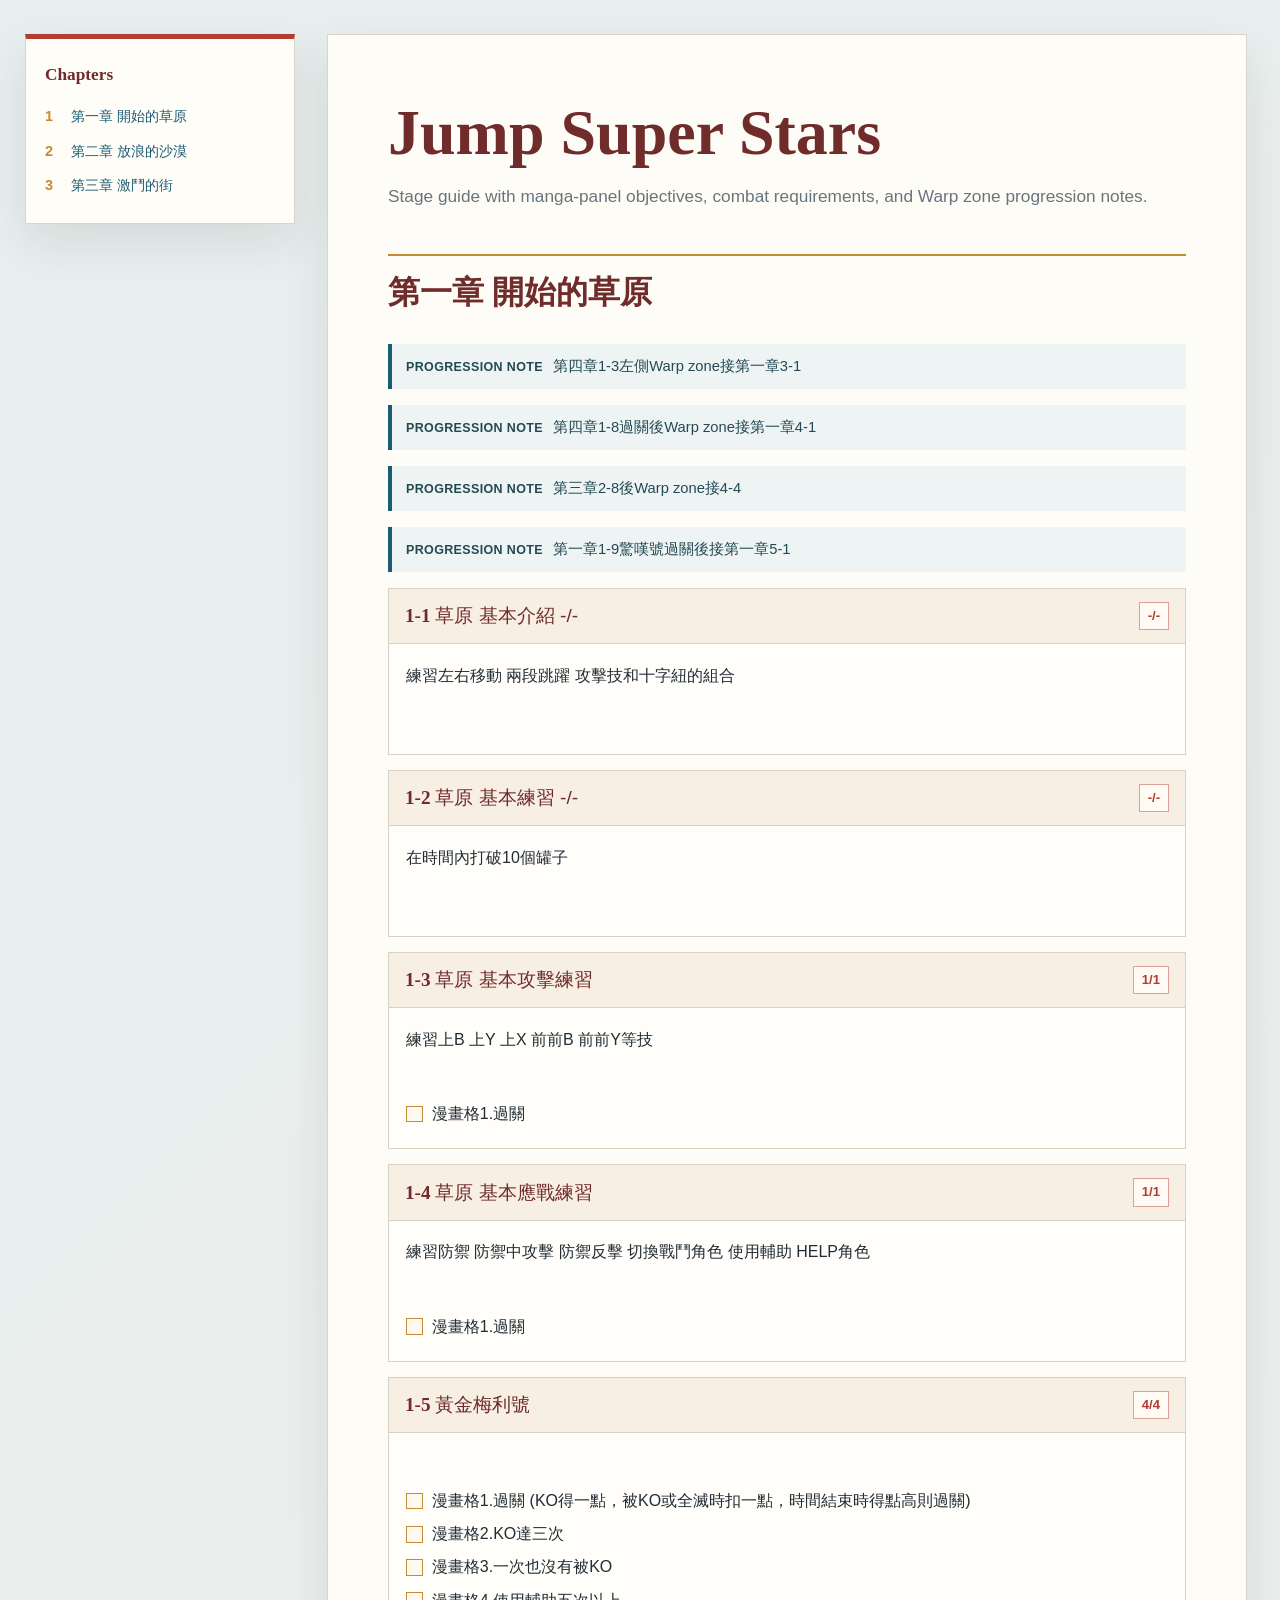
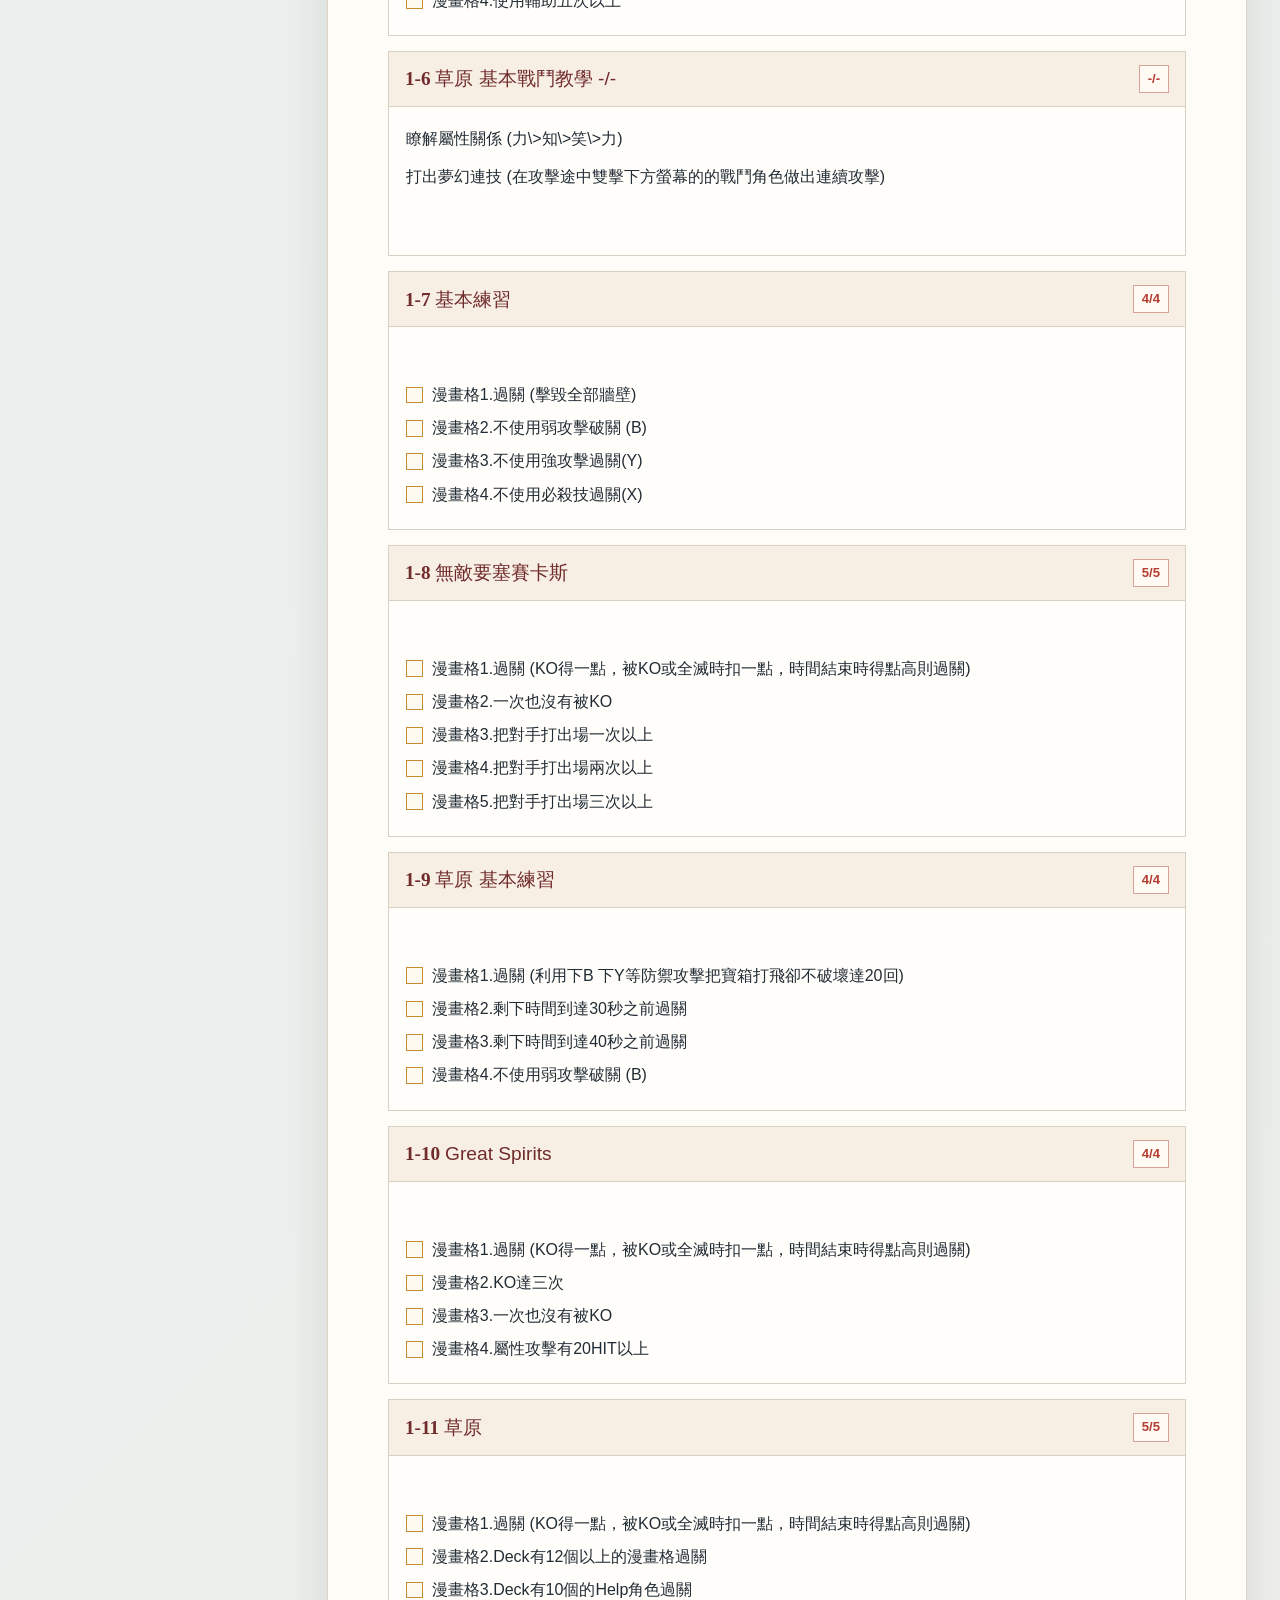
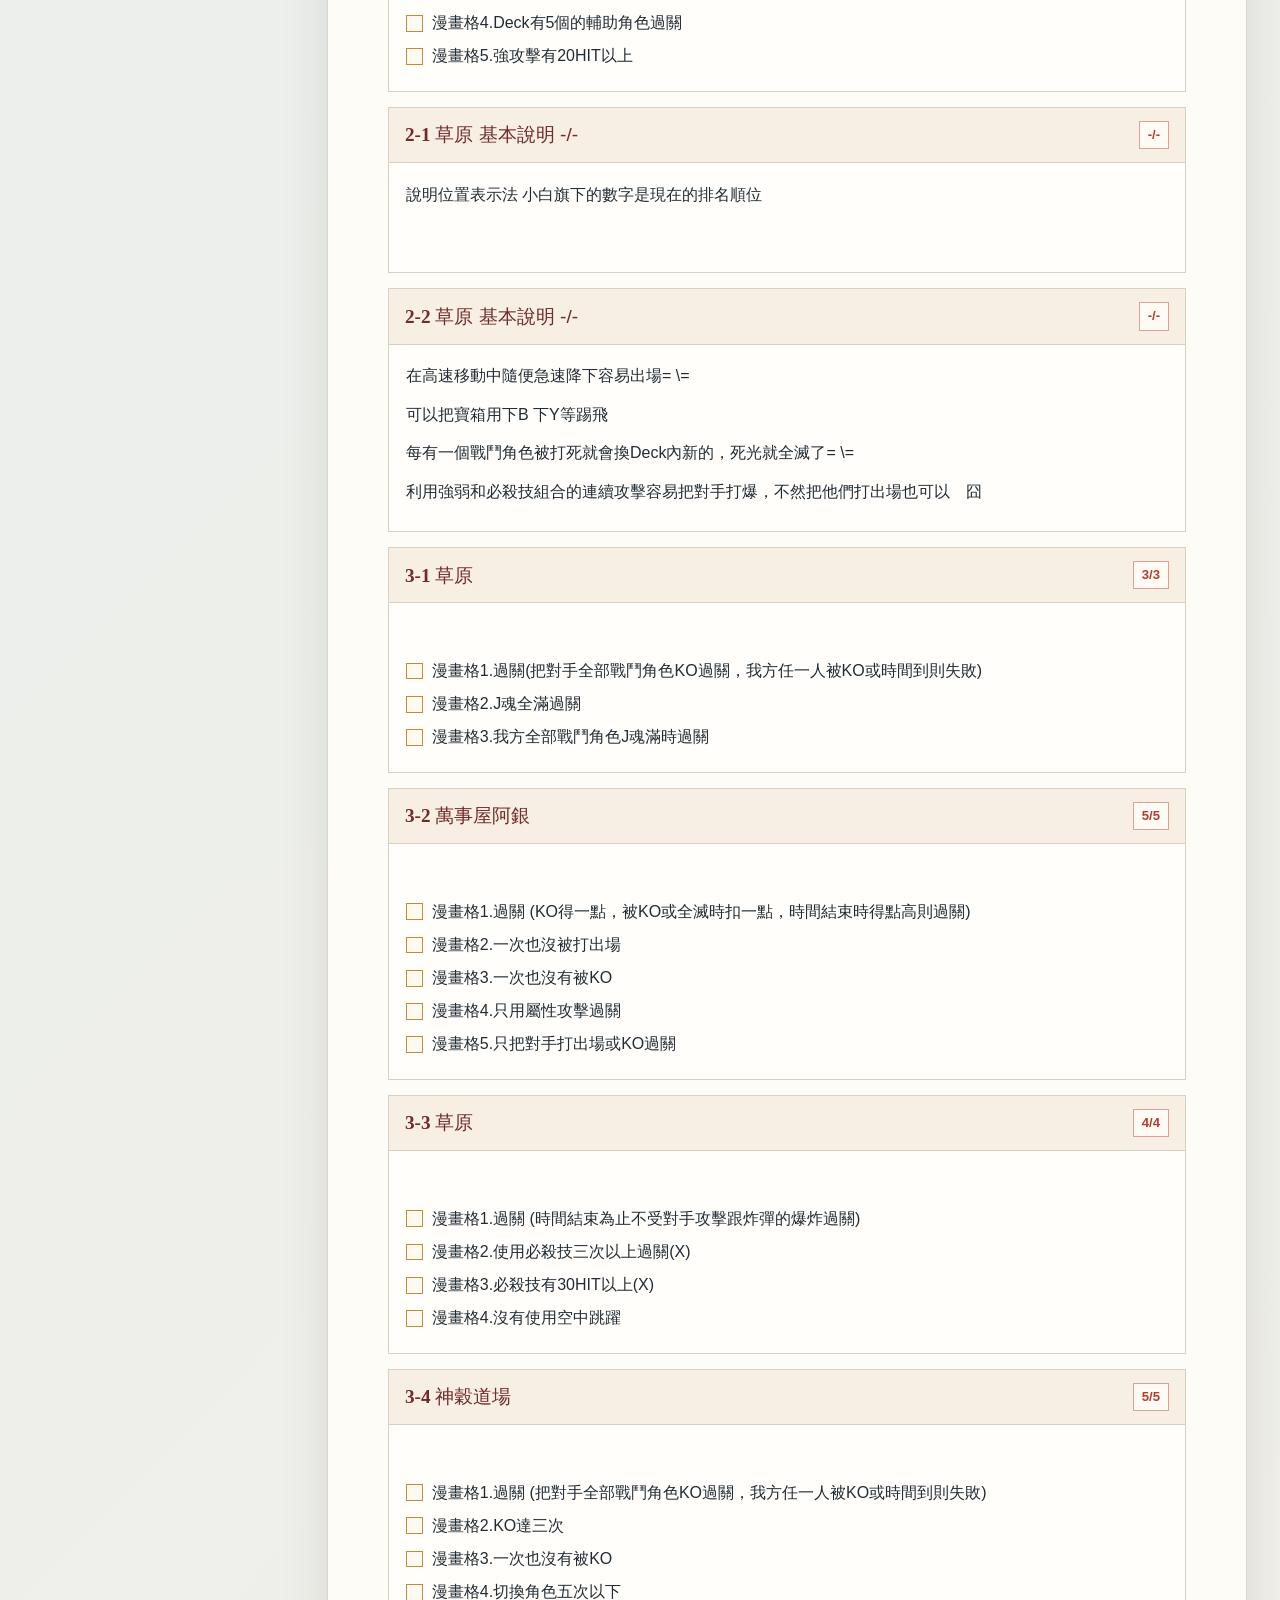
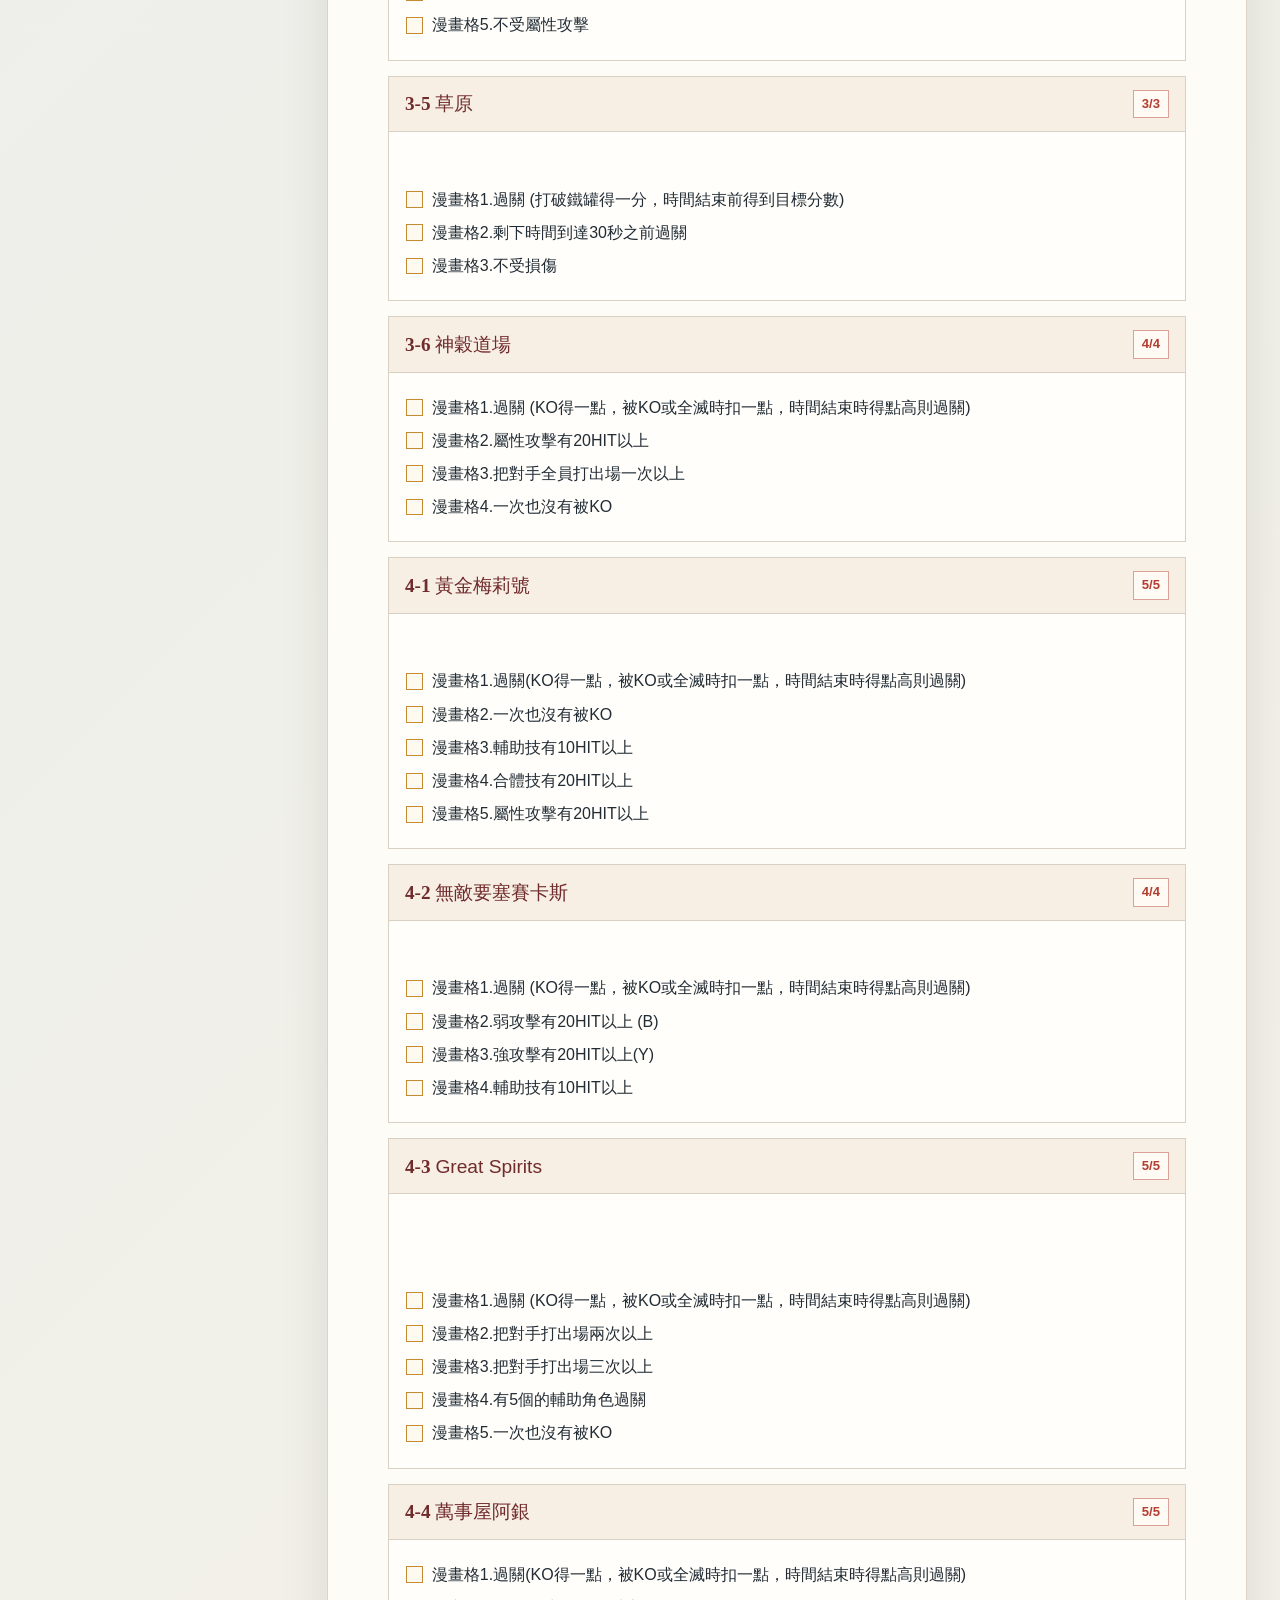
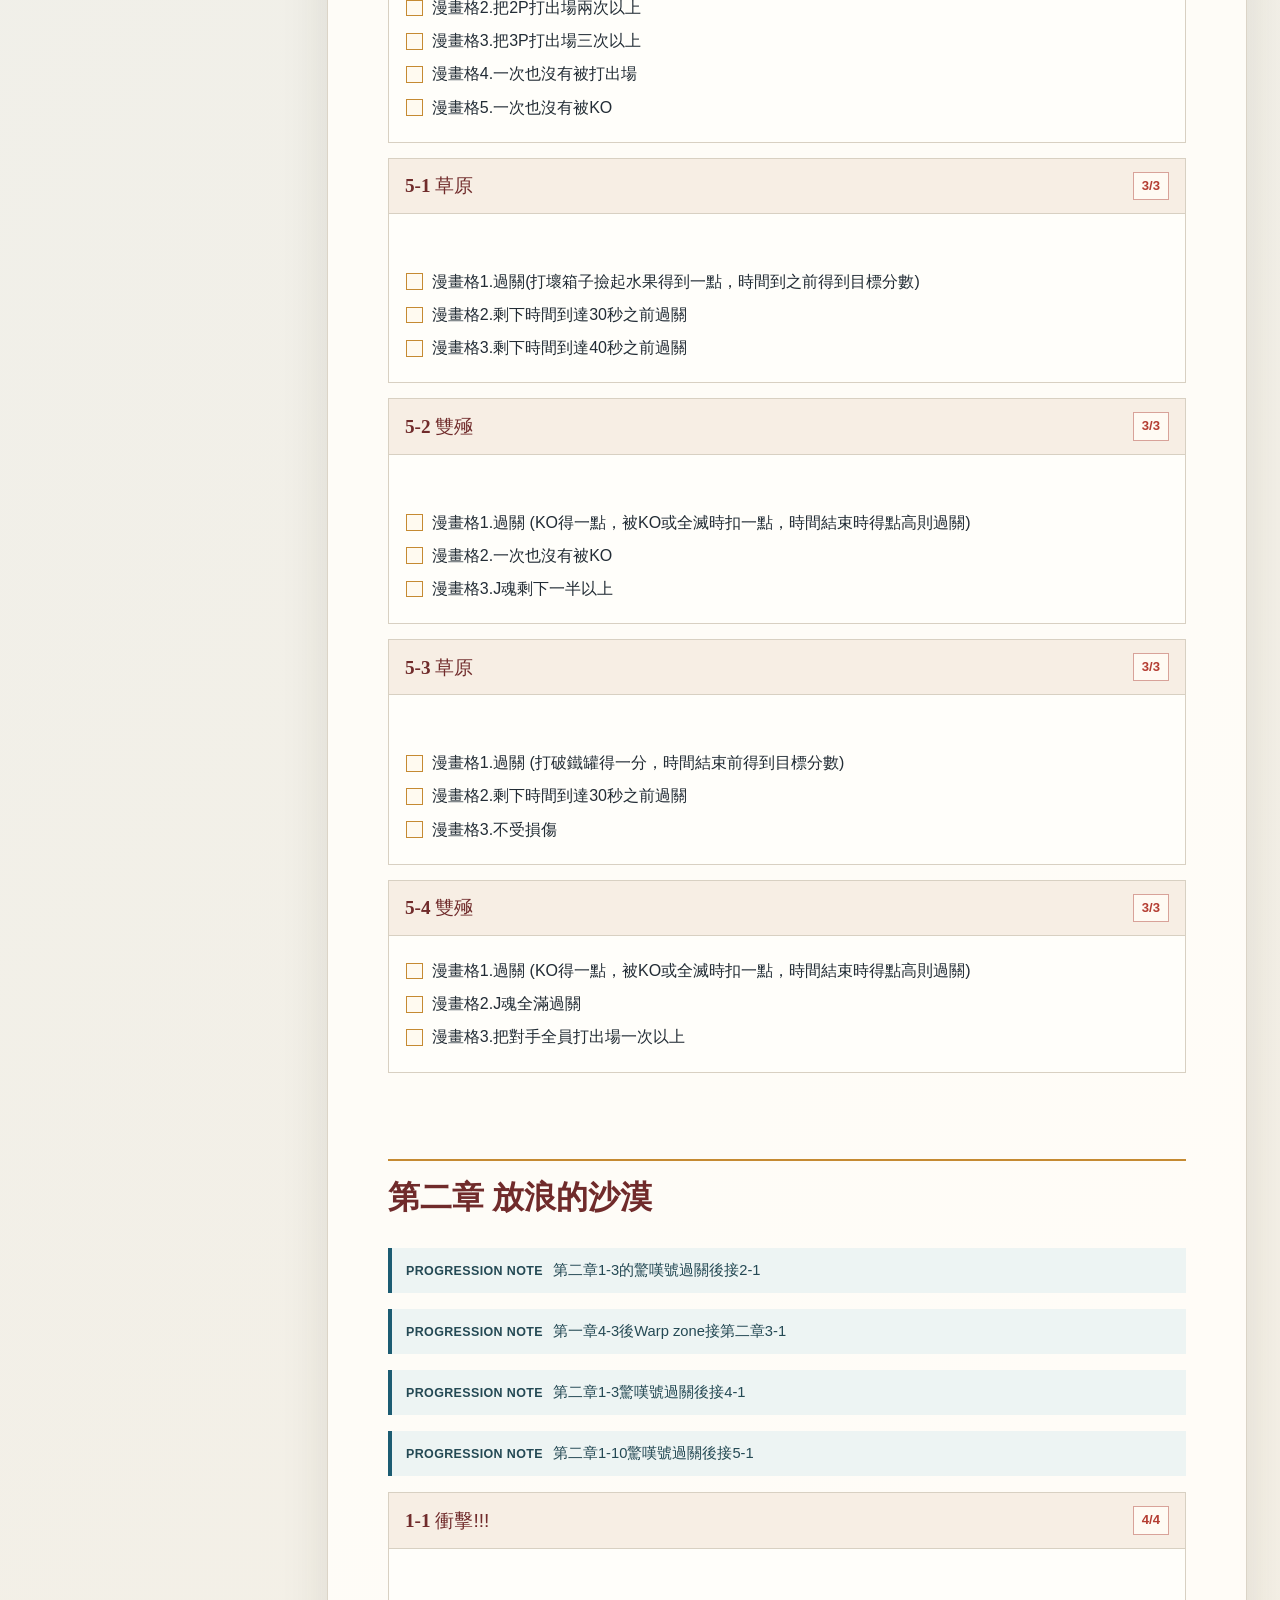
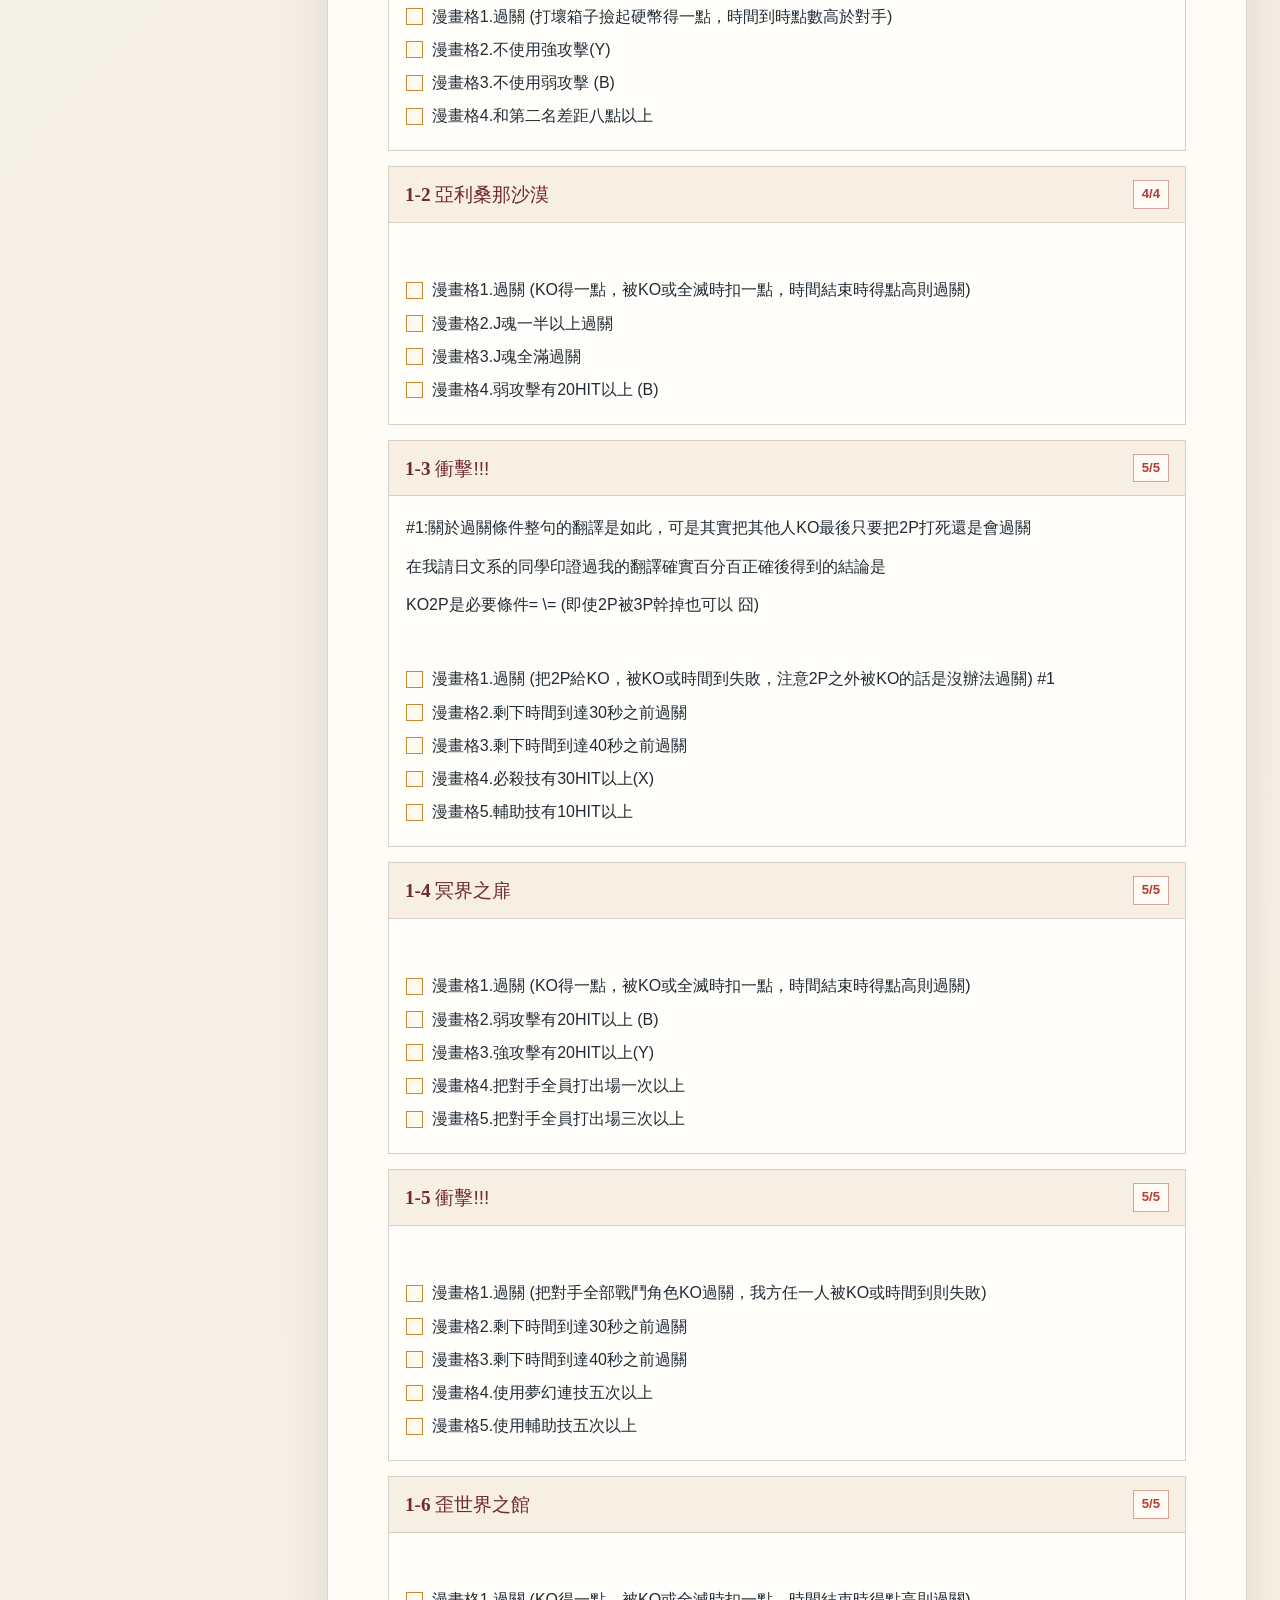
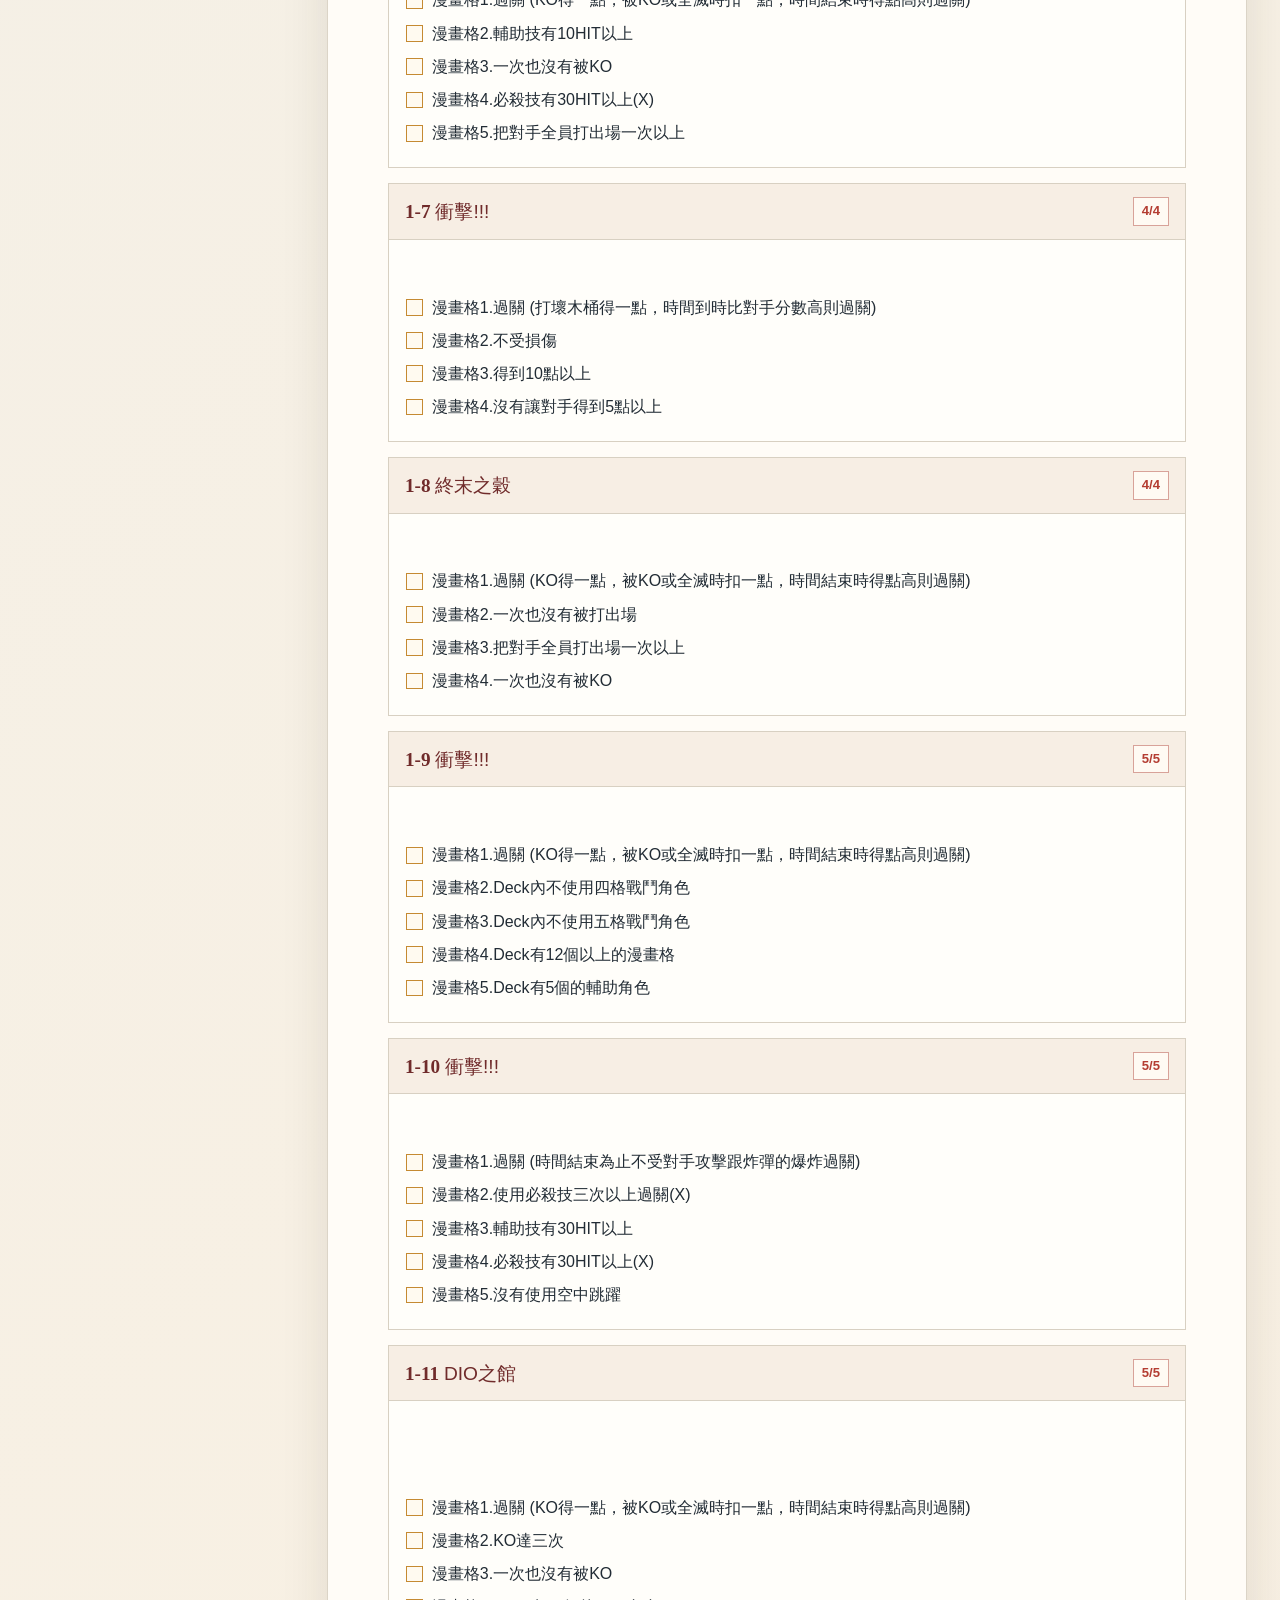
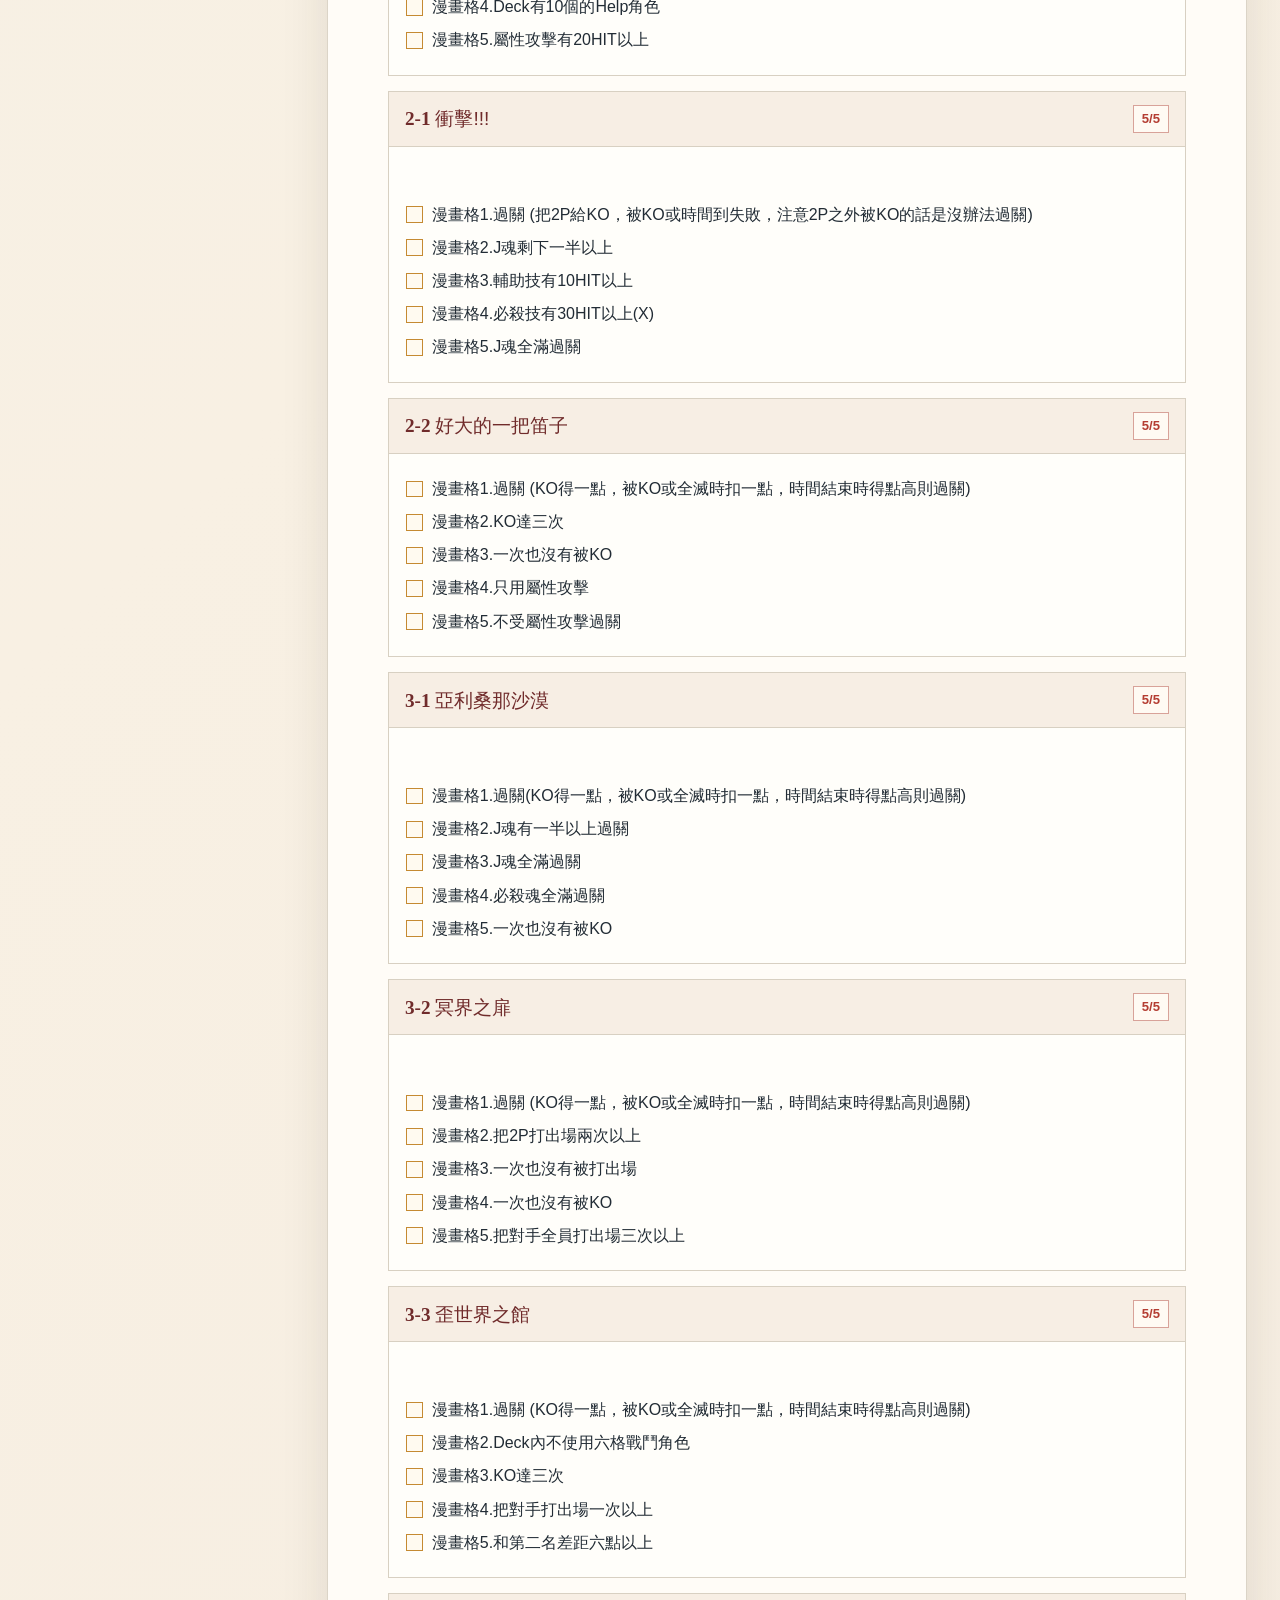
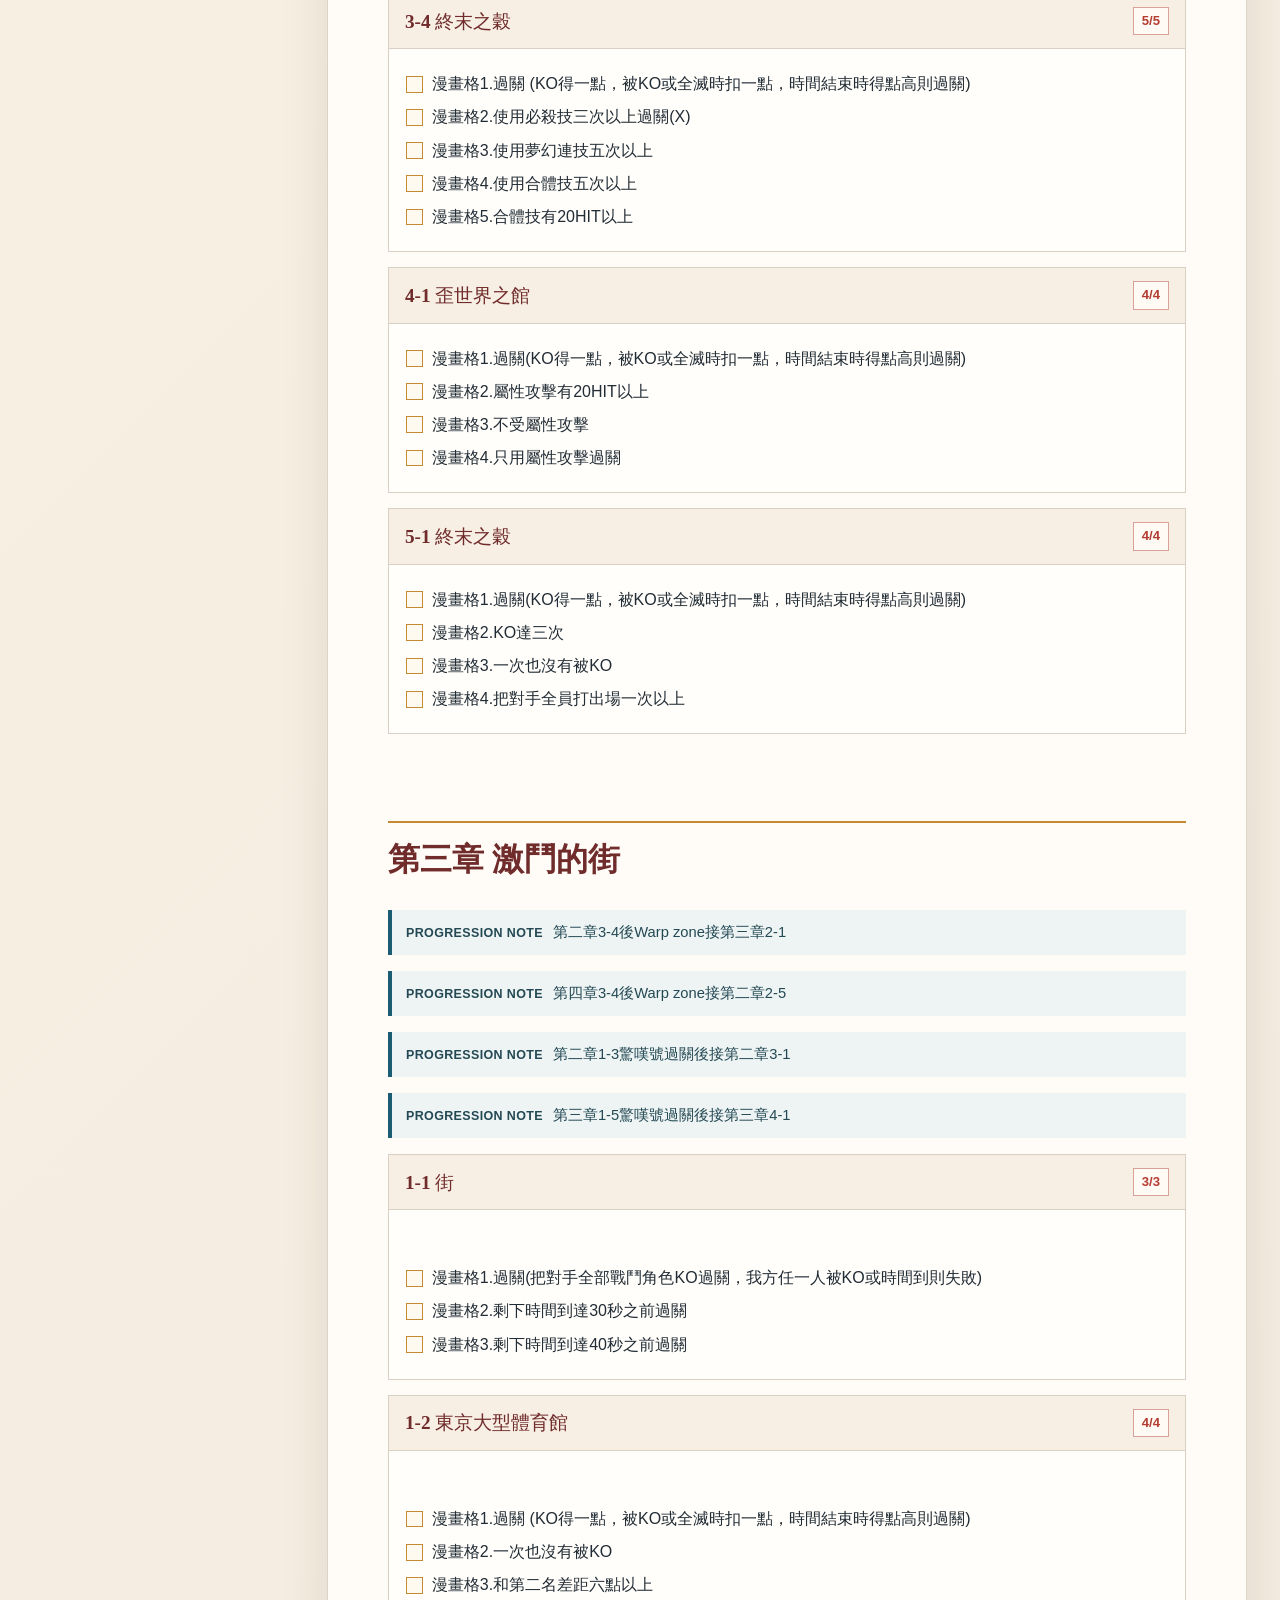
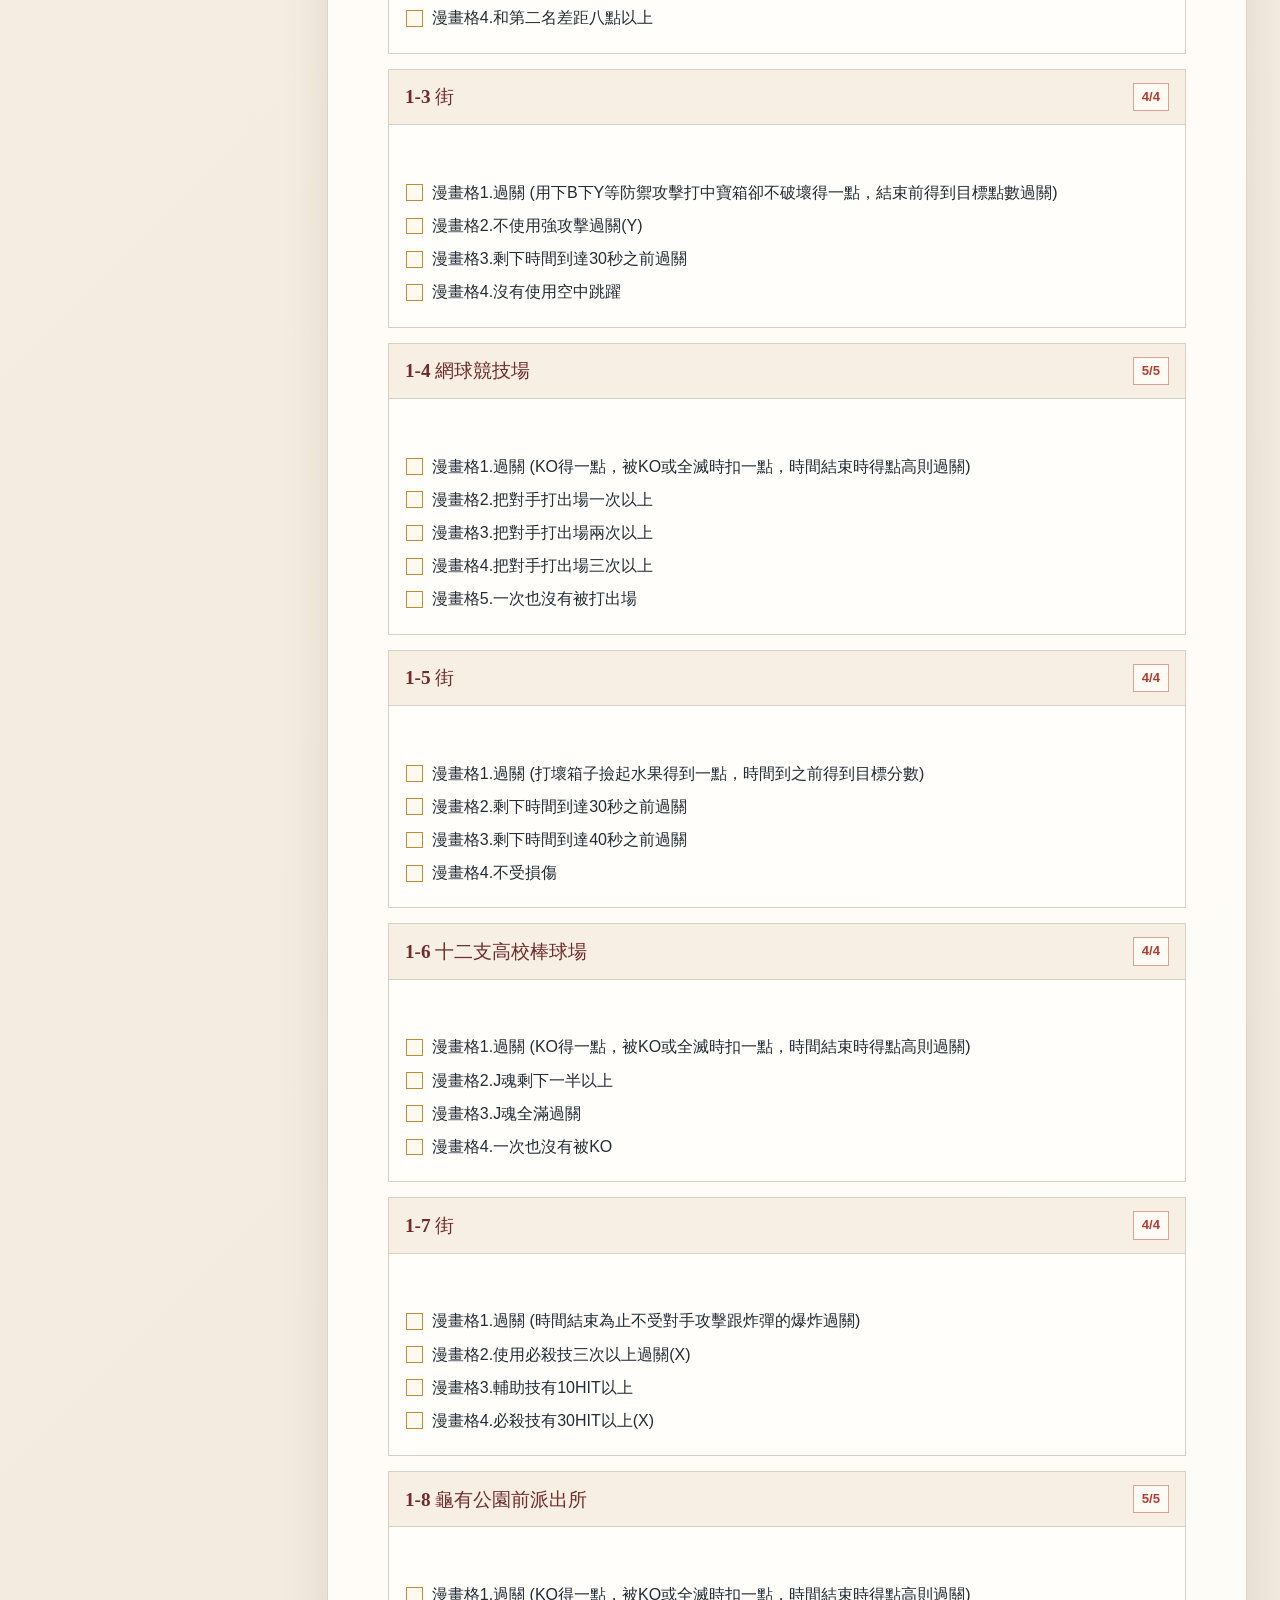
<file: guides/jump-super-stars.html>
<!doctype html>
<html lang="zh-Hant">
<head>
<meta charset="utf-8">
<meta name="viewport" content="width=device-width, initial-scale=1">
<meta name="description" content="A stage-by-stage guide to Jump Super Stars, including manga-panel objectives and Warp zone unlocks.">
<title>Jump Super Stars - Stage Guide</title>
<style>
:root { color-scheme: light; --ink:#222c35; --muted:#68757d; --paper:#fffdf8; --cream:#f4eee2; --line:#d8d0c2; --red:#b43d32; --red-dark:#702b2b; --blue:#1c5c72; --gold:#c58a32; --shadow:0 18px 45px rgba(48,42,31,.11); }
* { box-sizing:border-box; } html { scroll-behavior:smooth; }
body { margin:0; color:var(--ink); background:linear-gradient(135deg,#e8eff0,#f8f0e3 53%,#eee4dc); font-family:"Avenir Next","Hiragino Sans","Yu Gothic",sans-serif; line-height:1.7; }
.page { display:grid; grid-template-columns:minmax(215px,270px) minmax(0,920px); gap:32px; max-width:1280px; margin:auto; padding:34px 25px 70px; }
aside.nav { position:sticky; top:24px; align-self:start; } .nav-card,main { background:rgba(255,253,248,.96); border:1px solid rgba(216,208,194,.9); box-shadow:var(--shadow); }
.nav-card { padding:21px 19px; border-top:5px solid var(--red); } .nav-card strong { display:block; color:var(--red-dark); font-family:Georgia,serif; font-size:1.08rem; margin-bottom:10px; }
nav a { display:flex; gap:9px; align-items:baseline; color:var(--blue); font-size:.9rem; line-height:1.4; padding:7px 0; text-decoration:none; } nav a:hover { color:var(--red); } nav a span { color:var(--gold); font-weight:bold; min-width:1.2em; }
main { min-width:0; padding:clamp(25px,5vw,60px); } h1,h2,h3 { color:var(--red-dark); font-family:Georgia,"Hiragino Mincho ProN",serif; line-height:1.2; scroll-margin-top:20px; }
h1 { font-size:clamp(2.25rem,5vw,4.1rem); margin:0 0 10px; } .intro { color:var(--muted); font-size:1.08rem; margin:0 0 2.5em; }
h2 { border-top:2px solid var(--gold); font-size:2rem; margin:2.7em 0 1em; padding-top:17px; } h3 { font-size:1.2rem; margin:0; } h3 span { font-family:"Avenir Next","Hiragino Sans","Yu Gothic",sans-serif; font-weight:500; }
.chapter:first-of-type h2 { margin-top:0; } .stage { border:1px solid var(--line); background:#fffefa; margin:0 0 15px; scroll-margin-top:20px; } .stage-head { display:flex; justify-content:space-between; align-items:center; gap:15px; background:#f7eee4; border-bottom:1px solid var(--line); padding:13px 16px; } .count { color:var(--red); border:1px solid #d8a299; background:#fffaf3; font-size:.82rem; font-weight:bold; padding:2px 8px; white-space:nowrap; }
.stage-body { padding:13px 17px 15px; } p { margin:.3em 0 .7em; } .stage-body p:has(+ .objectives) { margin-bottom:.55em; } .objectives { list-style:none; padding:0; margin:.5em 0 0; } .objectives li { display:flex; gap:9px; align-items:flex-start; margin:6px 0; } .box { border:1px solid var(--gold); background:#fffaf0; display:inline-block; flex:0 0 1.05em; height:1.05em; margin-top:.35em; }
.unlock { display:flex; gap:10px; align-items:baseline; background:#edf4f3; border-left:4px solid var(--blue); color:#244954; margin:0 0 16px; padding:10px 14px; } .unlock strong { font-size:.78rem; letter-spacing:.03em; text-transform:uppercase; white-space:nowrap; } .unlock span { font-size:.92rem; }
@media (max-width:760px) { .page { display:block; padding:14px 10px 42px; } aside.nav { position:static; margin-bottom:14px; } .nav-card { padding:15px 17px; } nav { display:grid; grid-template-columns:repeat(2,minmax(0,1fr)); gap:0 15px; } main { padding:25px 16px 42px; } h2 { font-size:1.7rem; } .stage-head { align-items:flex-start; } }
</style>
</head>
<body><div class="page"><aside class="nav"><div class="nav-card"><strong>Chapters</strong><nav><a href="#第一章-開始的草原"><span>1</span>第一章 開始的草原</a><a href="#第二章-放浪的沙漠"><span>2</span>第二章 放浪的沙漠</a><a href="#第三章-激鬥的街"><span>3</span>第三章 激鬥的街</a></nav></div></aside><main><h1>Jump Super Stars</h1><p class="intro">Stage guide with manga-panel objectives, combat requirements, and Warp zone progression notes.</p><section class="chapter" id="第一章-開始的草原"><h2>第一章 開始的草原</h2><aside class="unlock"><strong>Progression note</strong><span>第四章1-3左側Warp zone接第一章3-1</span></aside><aside class="unlock"><strong>Progression note</strong><span>第四章1-8過關後Warp zone接第一章4-1</span></aside><aside class="unlock"><strong>Progression note</strong><span>第三章2-8後Warp zone接4-4</span></aside><aside class="unlock"><strong>Progression note</strong><span>第一章1-9驚嘆號過關後接第一章5-1</span></aside><article class="stage" id="stage-1-1-草原-基本介紹-"><div class="stage-head"><h3>1-1 <span>草原 基本介紹 -/-</span></h3><span class="count">-/-</span></div><div class="stage-body"><p>練習左右移動 兩段跳躍 攻擊技和十字紐的組合 </p><p> </p></div></article><article class="stage" id="stage-1-2-草原-基本練習-"><div class="stage-head"><h3>1-2 <span>草原 基本練習 -/-</span></h3><span class="count">-/-</span></div><div class="stage-body"><p>在時間內打破10個罐子 </p><p> </p></div></article><article class="stage" id="stage-1-3-草原-基本攻擊練習"><div class="stage-head"><h3>1-3 <span>草原 基本攻擊練習</span></h3><span class="count">1/1</span></div><div class="stage-body"><p>練習上B 上Y 上X 前前B 前前Y等技</p><p> </p><ul class="objectives"><li><span class="box" aria-hidden="true"></span>漫畫格1.過關 </li></ul></div></article><article class="stage" id="stage-1-4-草原-基本應戰練習"><div class="stage-head"><h3>1-4 <span>草原 基本應戰練習</span></h3><span class="count">1/1</span></div><div class="stage-body"><p>練習防禦 防禦中攻擊 防禦反擊 切換戰鬥角色 使用輔助 HELP角色</p><p> </p><ul class="objectives"><li><span class="box" aria-hidden="true"></span>漫畫格1.過關 </li></ul></div></article><article class="stage" id="stage-1-5-黃金梅利號"><div class="stage-head"><h3>1-5 <span>黃金梅利號</span></h3><span class="count">4/4</span></div><div class="stage-body"><p> </p><ul class="objectives"><li><span class="box" aria-hidden="true"></span>漫畫格1.過關 (KO得一點，被KO或全滅時扣一點，時間結束時得點高則過關)</li><li><span class="box" aria-hidden="true"></span>漫畫格2.KO達三次</li><li><span class="box" aria-hidden="true"></span>漫畫格3.一次也沒有被KO</li><li><span class="box" aria-hidden="true"></span>漫畫格4.使用輔助五次以上 </li></ul></div></article><article class="stage" id="stage-1-6-草原-基本戰鬥教學-"><div class="stage-head"><h3>1-6 <span>草原 基本戰鬥教學 -/-</span></h3><span class="count">-/-</span></div><div class="stage-body"><p>瞭解屬性關係 (力\&gt;知\&gt;笑\&gt;力)</p><p>打出夢幻連技 (在攻擊途中雙擊下方螢幕的的戰鬥角色做出連續攻擊) </p><p> </p></div></article><article class="stage" id="stage-1-7-基本練習"><div class="stage-head"><h3>1-7 <span>基本練習</span></h3><span class="count">4/4</span></div><div class="stage-body"><p> </p><ul class="objectives"><li><span class="box" aria-hidden="true"></span>漫畫格1.過關 (擊毀全部牆壁)</li><li><span class="box" aria-hidden="true"></span>漫畫格2.不使用弱攻擊破關 (B)</li><li><span class="box" aria-hidden="true"></span>漫畫格3.不使用強攻擊過關(Y)</li><li><span class="box" aria-hidden="true"></span>漫畫格4.不使用必殺技過關(X) </li></ul></div></article><article class="stage" id="stage-1-8-無敵要塞賽卡斯"><div class="stage-head"><h3>1-8 <span>無敵要塞賽卡斯</span></h3><span class="count">5/5</span></div><div class="stage-body"><p> </p><ul class="objectives"><li><span class="box" aria-hidden="true"></span>漫畫格1.過關 (KO得一點，被KO或全滅時扣一點，時間結束時得點高則過關)</li><li><span class="box" aria-hidden="true"></span>漫畫格2.一次也沒有被KO</li><li><span class="box" aria-hidden="true"></span>漫畫格3.把對手打出場一次以上</li><li><span class="box" aria-hidden="true"></span>漫畫格4.把對手打出場兩次以上</li><li><span class="box" aria-hidden="true"></span>漫畫格5.把對手打出場三次以上 </li></ul></div></article><article class="stage" id="stage-1-9-草原-基本練習"><div class="stage-head"><h3>1-9 <span>草原 基本練習</span></h3><span class="count">4/4</span></div><div class="stage-body"><p> </p><ul class="objectives"><li><span class="box" aria-hidden="true"></span>漫畫格1.過關 (利用下B 下Y等防禦攻擊把寶箱打飛卻不破壞達20回)</li><li><span class="box" aria-hidden="true"></span>漫畫格2.剩下時間到達30秒之前過關</li><li><span class="box" aria-hidden="true"></span>漫畫格3.剩下時間到達40秒之前過關</li><li><span class="box" aria-hidden="true"></span>漫畫格4.不使用弱攻擊破關 (B) </li></ul></div></article><article class="stage" id="stage-1-10-great-spirits"><div class="stage-head"><h3>1-10 <span>Great Spirits</span></h3><span class="count">4/4</span></div><div class="stage-body"><p> </p><ul class="objectives"><li><span class="box" aria-hidden="true"></span>漫畫格1.過關 (KO得一點，被KO或全滅時扣一點，時間結束時得點高則過關)</li><li><span class="box" aria-hidden="true"></span>漫畫格2.KO達三次</li><li><span class="box" aria-hidden="true"></span>漫畫格3.一次也沒有被KO</li><li><span class="box" aria-hidden="true"></span>漫畫格4.屬性攻擊有20HIT以上 </li></ul></div></article><article class="stage" id="stage-1-11-草原"><div class="stage-head"><h3>1-11 <span>草原</span></h3><span class="count">5/5</span></div><div class="stage-body"><p> </p><ul class="objectives"><li><span class="box" aria-hidden="true"></span>漫畫格1.過關 (KO得一點，被KO或全滅時扣一點，時間結束時得點高則過關)</li><li><span class="box" aria-hidden="true"></span>漫畫格2.Deck有12個以上的漫畫格過關</li><li><span class="box" aria-hidden="true"></span>漫畫格3.Deck有10個的Help角色過關</li><li><span class="box" aria-hidden="true"></span>漫畫格4.Deck有5個的輔助角色過關</li><li><span class="box" aria-hidden="true"></span>漫畫格5.強攻擊有20HIT以上 </li></ul></div></article><article class="stage" id="stage-2-1-草原-基本說明-"><div class="stage-head"><h3>2-1 <span>草原 基本說明 -/-</span></h3><span class="count">-/-</span></div><div class="stage-body"><p>說明位置表示法 小白旗下的數字是現在的排名順位 </p><p> </p></div></article><article class="stage" id="stage-2-2-草原-基本說明-"><div class="stage-head"><h3>2-2 <span>草原 基本說明 -/-</span></h3><span class="count">-/-</span></div><div class="stage-body"><p>在高速移動中隨便急速降下容易出場= \=</p><p>可以把寶箱用下B 下Y等踢飛</p><p>每有一個戰鬥角色被打死就會換Deck內新的，死光就全滅了= \=</p><p>利用強弱和必殺技組合的連續攻擊容易把對手打爆，不然把他們打出場也可以　囧 </p></div></article><article class="stage" id="stage-3-1-草原"><div class="stage-head"><h3>3-1 <span>草原</span></h3><span class="count">3/3</span></div><div class="stage-body"><p> </p><ul class="objectives"><li><span class="box" aria-hidden="true"></span>漫畫格1.過關(把對手全部戰鬥角色KO過關，我方任一人被KO或時間到則失敗)</li><li><span class="box" aria-hidden="true"></span>漫畫格2.J魂全滿過關</li><li><span class="box" aria-hidden="true"></span>漫畫格3.我方全部戰鬥角色J魂滿時過關 </li></ul></div></article><article class="stage" id="stage-3-2-萬事屋阿銀"><div class="stage-head"><h3>3-2 <span>萬事屋阿銀</span></h3><span class="count">5/5</span></div><div class="stage-body"><p> </p><ul class="objectives"><li><span class="box" aria-hidden="true"></span>漫畫格1.過關 (KO得一點，被KO或全滅時扣一點，時間結束時得點高則過關)</li><li><span class="box" aria-hidden="true"></span>漫畫格2.一次也沒被打出場</li><li><span class="box" aria-hidden="true"></span>漫畫格3.一次也沒有被KO</li><li><span class="box" aria-hidden="true"></span>漫畫格4.只用屬性攻擊過關</li><li><span class="box" aria-hidden="true"></span>漫畫格5.只把對手打出場或KO過關 </li></ul></div></article><article class="stage" id="stage-3-3-草原"><div class="stage-head"><h3>3-3 <span>草原</span></h3><span class="count">4/4</span></div><div class="stage-body"><p> </p><ul class="objectives"><li><span class="box" aria-hidden="true"></span>漫畫格1.過關 (時間結束為止不受對手攻擊跟炸彈的爆炸過關)</li><li><span class="box" aria-hidden="true"></span>漫畫格2.使用必殺技三次以上過關(X)</li><li><span class="box" aria-hidden="true"></span>漫畫格3.必殺技有30HIT以上(X)</li><li><span class="box" aria-hidden="true"></span>漫畫格4.沒有使用空中跳躍 </li></ul></div></article><article class="stage" id="stage-3-4-神穀道場"><div class="stage-head"><h3>3-4 <span>神穀道場</span></h3><span class="count">5/5</span></div><div class="stage-body"><p> </p><ul class="objectives"><li><span class="box" aria-hidden="true"></span>漫畫格1.過關 (把對手全部戰鬥角色KO過關，我方任一人被KO或時間到則失敗)</li><li><span class="box" aria-hidden="true"></span>漫畫格2.KO達三次</li><li><span class="box" aria-hidden="true"></span>漫畫格3.一次也沒有被KO</li><li><span class="box" aria-hidden="true"></span>漫畫格4.切換角色五次以下</li><li><span class="box" aria-hidden="true"></span>漫畫格5.不受屬性攻擊 </li></ul></div></article><article class="stage" id="stage-3-5-草原"><div class="stage-head"><h3>3-5 <span>草原</span></h3><span class="count">3/3</span></div><div class="stage-body"><p> </p><ul class="objectives"><li><span class="box" aria-hidden="true"></span>漫畫格1.過關 (打破鐵罐得一分，時間結束前得到目標分數)</li><li><span class="box" aria-hidden="true"></span>漫畫格2.剩下時間到達30秒之前過關</li><li><span class="box" aria-hidden="true"></span>漫畫格3.不受損傷 </li></ul></div></article><article class="stage" id="stage-3-6-神穀道場"><div class="stage-head"><h3>3-6 <span>神穀道場</span></h3><span class="count">4/4</span></div><div class="stage-body"><ul class="objectives"><li><span class="box" aria-hidden="true"></span>漫畫格1.過關 (KO得一點，被KO或全滅時扣一點，時間結束時得點高則過關)</li><li><span class="box" aria-hidden="true"></span>漫畫格2.屬性攻擊有20HIT以上</li><li><span class="box" aria-hidden="true"></span>漫畫格3.把對手全員打出場一次以上</li><li><span class="box" aria-hidden="true"></span>漫畫格4.一次也沒有被KO </li></ul></div></article><article class="stage" id="stage-4-1-黃金梅莉號"><div class="stage-head"><h3>4-1 <span>黃金梅莉號</span></h3><span class="count">5/5</span></div><div class="stage-body"><p> </p><ul class="objectives"><li><span class="box" aria-hidden="true"></span>漫畫格1.過關(KO得一點，被KO或全滅時扣一點，時間結束時得點高則過關)</li><li><span class="box" aria-hidden="true"></span>漫畫格2.一次也沒有被KO</li><li><span class="box" aria-hidden="true"></span>漫畫格3.輔助技有10HIT以上</li><li><span class="box" aria-hidden="true"></span>漫畫格4.合體技有20HIT以上</li><li><span class="box" aria-hidden="true"></span>漫畫格5.屬性攻擊有20HIT以上 </li></ul></div></article><article class="stage" id="stage-4-2-無敵要塞賽卡斯"><div class="stage-head"><h3>4-2 <span>無敵要塞賽卡斯</span></h3><span class="count">4/4</span></div><div class="stage-body"><p> </p><ul class="objectives"><li><span class="box" aria-hidden="true"></span>漫畫格1.過關 (KO得一點，被KO或全滅時扣一點，時間結束時得點高則過關)</li><li><span class="box" aria-hidden="true"></span>漫畫格2.弱攻擊有20HIT以上 (B)</li><li><span class="box" aria-hidden="true"></span>漫畫格3.強攻擊有20HIT以上(Y)</li><li><span class="box" aria-hidden="true"></span>漫畫格4.輔助技有10HIT以上 </li></ul></div></article><article class="stage" id="stage-4-3-great-spirits"><div class="stage-head"><h3>4-3 <span>Great Spirits</span></h3><span class="count">5/5</span></div><div class="stage-body"><p> </p><p> </p><ul class="objectives"><li><span class="box" aria-hidden="true"></span>漫畫格1.過關 (KO得一點，被KO或全滅時扣一點，時間結束時得點高則過關)</li><li><span class="box" aria-hidden="true"></span>漫畫格2.把對手打出場兩次以上</li><li><span class="box" aria-hidden="true"></span>漫畫格3.把對手打出場三次以上</li><li><span class="box" aria-hidden="true"></span>漫畫格4.有5個的輔助角色過關</li><li><span class="box" aria-hidden="true"></span>漫畫格5.一次也沒有被KO </li></ul></div></article><article class="stage" id="stage-4-4-萬事屋阿銀"><div class="stage-head"><h3>4-4 <span>萬事屋阿銀</span></h3><span class="count">5/5</span></div><div class="stage-body"><ul class="objectives"><li><span class="box" aria-hidden="true"></span>漫畫格1.過關(KO得一點，被KO或全滅時扣一點，時間結束時得點高則過關)</li><li><span class="box" aria-hidden="true"></span>漫畫格2.把2P打出場兩次以上</li><li><span class="box" aria-hidden="true"></span>漫畫格3.把3P打出場三次以上</li><li><span class="box" aria-hidden="true"></span>漫畫格4.一次也沒有被打出場</li><li><span class="box" aria-hidden="true"></span>漫畫格5.一次也沒有被KO </li></ul></div></article><article class="stage" id="stage-5-1-草原"><div class="stage-head"><h3>5-1 <span>草原</span></h3><span class="count">3/3</span></div><div class="stage-body"><p> </p><ul class="objectives"><li><span class="box" aria-hidden="true"></span>漫畫格1.過關(打壞箱子撿起水果得到一點，時間到之前得到目標分數)</li><li><span class="box" aria-hidden="true"></span>漫畫格2.剩下時間到達30秒之前過關</li><li><span class="box" aria-hidden="true"></span>漫畫格3.剩下時間到達40秒之前過關 </li></ul></div></article><article class="stage" id="stage-5-2-雙殛"><div class="stage-head"><h3>5-2 <span>雙殛</span></h3><span class="count">3/3</span></div><div class="stage-body"><p> </p><ul class="objectives"><li><span class="box" aria-hidden="true"></span>漫畫格1.過關 (KO得一點，被KO或全滅時扣一點，時間結束時得點高則過關)</li><li><span class="box" aria-hidden="true"></span>漫畫格2.一次也沒有被KO</li><li><span class="box" aria-hidden="true"></span>漫畫格3.J魂剩下一半以上 </li></ul></div></article><article class="stage" id="stage-5-3-草原"><div class="stage-head"><h3>5-3 <span>草原</span></h3><span class="count">3/3</span></div><div class="stage-body"><p> </p><ul class="objectives"><li><span class="box" aria-hidden="true"></span>漫畫格1.過關 (打破鐵罐得一分，時間結束前得到目標分數)</li><li><span class="box" aria-hidden="true"></span>漫畫格2.剩下時間到達30秒之前過關</li><li><span class="box" aria-hidden="true"></span>漫畫格3.不受損傷 </li></ul></div></article><article class="stage" id="stage-5-4-雙殛"><div class="stage-head"><h3>5-4 <span>雙殛</span></h3><span class="count">3/3</span></div><div class="stage-body"><ul class="objectives"><li><span class="box" aria-hidden="true"></span>漫畫格1.過關 (KO得一點，被KO或全滅時扣一點，時間結束時得點高則過關)</li><li><span class="box" aria-hidden="true"></span>漫畫格2.J魂全滿過關</li><li><span class="box" aria-hidden="true"></span>漫畫格3.把對手全員打出場一次以上 </li></ul></div></article></section><section class="chapter" id="第二章-放浪的沙漠"><h2>第二章 放浪的沙漠</h2><aside class="unlock"><strong>Progression note</strong><span>第二章1-3的驚嘆號過關後接2-1</span></aside><aside class="unlock"><strong>Progression note</strong><span>第一章4-3後Warp zone接第二章3-1</span></aside><aside class="unlock"><strong>Progression note</strong><span>第二章1-3驚嘆號過關後接4-1</span></aside><aside class="unlock"><strong>Progression note</strong><span>第二章1-10驚嘆號過關後接5-1</span></aside><article class="stage" id="stage-1-1-衝擊-"><div class="stage-head"><h3>1-1 <span>衝擊!!!</span></h3><span class="count">4/4</span></div><div class="stage-body"><p> </p><ul class="objectives"><li><span class="box" aria-hidden="true"></span>漫畫格1.過關 (打壞箱子撿起硬幣得一點，時間到時點數高於對手)</li><li><span class="box" aria-hidden="true"></span>漫畫格2.不使用強攻擊(Y)</li><li><span class="box" aria-hidden="true"></span>漫畫格3.不使用弱攻擊 (B)</li><li><span class="box" aria-hidden="true"></span>漫畫格4.和第二名差距八點以上 </li></ul></div></article><article class="stage" id="stage-1-2-亞利桑那沙漠"><div class="stage-head"><h3>1-2 <span>亞利桑那沙漠</span></h3><span class="count">4/4</span></div><div class="stage-body"><p> </p><ul class="objectives"><li><span class="box" aria-hidden="true"></span>漫畫格1.過關 (KO得一點，被KO或全滅時扣一點，時間結束時得點高則過關)</li><li><span class="box" aria-hidden="true"></span>漫畫格2.J魂一半以上過關</li><li><span class="box" aria-hidden="true"></span>漫畫格3.J魂全滿過關</li><li><span class="box" aria-hidden="true"></span>漫畫格4.弱攻擊有20HIT以上 (B) </li></ul></div></article><article class="stage" id="stage-1-3-衝擊-"><div class="stage-head"><h3>1-3 <span>衝擊!!!</span></h3><span class="count">5/5</span></div><div class="stage-body"><p>#1:關於過關條件整句的翻譯是如此，可是其實把其他人KO最後只要把2P打死還是會過關</p><p>在我請日文系的同學印證過我的翻譯確實百分百正確後得到的結論是</p><p>KO2P是必要條件= \= (即使2P被3P幹掉也可以 囧) </p><p> </p><ul class="objectives"><li><span class="box" aria-hidden="true"></span>漫畫格1.過關 (把2P給KO，被KO或時間到失敗，注意2P之外被KO的話是沒辦法過關) #1</li><li><span class="box" aria-hidden="true"></span>漫畫格2.剩下時間到達30秒之前過關</li><li><span class="box" aria-hidden="true"></span>漫畫格3.剩下時間到達40秒之前過關</li><li><span class="box" aria-hidden="true"></span>漫畫格4.必殺技有30HIT以上(X)</li><li><span class="box" aria-hidden="true"></span>漫畫格5.輔助技有10HIT以上</li></ul></div></article><article class="stage" id="stage-1-4-冥界之扉"><div class="stage-head"><h3>1-4 <span>冥界之扉</span></h3><span class="count">5/5</span></div><div class="stage-body"><p> </p><ul class="objectives"><li><span class="box" aria-hidden="true"></span>漫畫格1.過關 (KO得一點，被KO或全滅時扣一點，時間結束時得點高則過關)</li><li><span class="box" aria-hidden="true"></span>漫畫格2.弱攻擊有20HIT以上 (B)</li><li><span class="box" aria-hidden="true"></span>漫畫格3.強攻擊有20HIT以上(Y)</li><li><span class="box" aria-hidden="true"></span>漫畫格4.把對手全員打出場一次以上</li><li><span class="box" aria-hidden="true"></span>漫畫格5.把對手全員打出場三次以上 </li></ul></div></article><article class="stage" id="stage-1-5-衝擊-"><div class="stage-head"><h3>1-5 <span>衝擊!!!</span></h3><span class="count">5/5</span></div><div class="stage-body"><p> </p><ul class="objectives"><li><span class="box" aria-hidden="true"></span>漫畫格1.過關 (把對手全部戰鬥角色KO過關，我方任一人被KO或時間到則失敗)</li><li><span class="box" aria-hidden="true"></span>漫畫格2.剩下時間到達30秒之前過關</li><li><span class="box" aria-hidden="true"></span>漫畫格3.剩下時間到達40秒之前過關</li><li><span class="box" aria-hidden="true"></span>漫畫格4.使用夢幻連技五次以上</li><li><span class="box" aria-hidden="true"></span>漫畫格5.使用輔助技五次以上 </li></ul></div></article><article class="stage" id="stage-1-6-歪世界之館"><div class="stage-head"><h3>1-6 <span>歪世界之館</span></h3><span class="count">5/5</span></div><div class="stage-body"><p> </p><ul class="objectives"><li><span class="box" aria-hidden="true"></span>漫畫格1.過關 (KO得一點，被KO或全滅時扣一點，時間結束時得點高則過關)</li><li><span class="box" aria-hidden="true"></span>漫畫格2.輔助技有10HIT以上</li><li><span class="box" aria-hidden="true"></span>漫畫格3.一次也沒有被KO</li><li><span class="box" aria-hidden="true"></span>漫畫格4.必殺技有30HIT以上(X)</li><li><span class="box" aria-hidden="true"></span>漫畫格5.把對手全員打出場一次以上 </li></ul></div></article><article class="stage" id="stage-1-7-衝擊-"><div class="stage-head"><h3>1-7 <span>衝擊!!!</span></h3><span class="count">4/4</span></div><div class="stage-body"><p> </p><ul class="objectives"><li><span class="box" aria-hidden="true"></span>漫畫格1.過關 (打壞木桶得一點，時間到時比對手分數高則過關)</li><li><span class="box" aria-hidden="true"></span>漫畫格2.不受損傷</li><li><span class="box" aria-hidden="true"></span>漫畫格3.得到10點以上</li><li><span class="box" aria-hidden="true"></span>漫畫格4.沒有讓對手得到5點以上 </li></ul></div></article><article class="stage" id="stage-1-8-終末之穀"><div class="stage-head"><h3>1-8 <span>終末之穀</span></h3><span class="count">4/4</span></div><div class="stage-body"><p> </p><ul class="objectives"><li><span class="box" aria-hidden="true"></span>漫畫格1.過關 (KO得一點，被KO或全滅時扣一點，時間結束時得點高則過關)</li><li><span class="box" aria-hidden="true"></span>漫畫格2.一次也沒有被打出場</li><li><span class="box" aria-hidden="true"></span>漫畫格3.把對手全員打出場一次以上</li><li><span class="box" aria-hidden="true"></span>漫畫格4.一次也沒有被KO </li></ul></div></article><article class="stage" id="stage-1-9-衝擊-"><div class="stage-head"><h3>1-9 <span>衝擊!!!</span></h3><span class="count">5/5</span></div><div class="stage-body"><p> </p><ul class="objectives"><li><span class="box" aria-hidden="true"></span>漫畫格1.過關 (KO得一點，被KO或全滅時扣一點，時間結束時得點高則過關)</li><li><span class="box" aria-hidden="true"></span>漫畫格2.Deck內不使用四格戰鬥角色</li><li><span class="box" aria-hidden="true"></span>漫畫格3.Deck內不使用五格戰鬥角色</li><li><span class="box" aria-hidden="true"></span>漫畫格4.Deck有12個以上的漫畫格</li><li><span class="box" aria-hidden="true"></span>漫畫格5.Deck有5個的輔助角色 </li></ul></div></article><article class="stage" id="stage-1-10-衝擊-"><div class="stage-head"><h3>1-10 <span>衝擊!!!</span></h3><span class="count">5/5</span></div><div class="stage-body"><p> </p><ul class="objectives"><li><span class="box" aria-hidden="true"></span>漫畫格1.過關 (時間結束為止不受對手攻擊跟炸彈的爆炸過關)</li><li><span class="box" aria-hidden="true"></span>漫畫格2.使用必殺技三次以上過關(X)</li><li><span class="box" aria-hidden="true"></span>漫畫格3.輔助技有30HIT以上</li><li><span class="box" aria-hidden="true"></span>漫畫格4.必殺技有30HIT以上(X)</li><li><span class="box" aria-hidden="true"></span>漫畫格5.沒有使用空中跳躍 </li></ul></div></article><article class="stage" id="stage-1-11-dio之館"><div class="stage-head"><h3>1-11 <span>DIO之館</span></h3><span class="count">5/5</span></div><div class="stage-body"><p> </p><p> </p><ul class="objectives"><li><span class="box" aria-hidden="true"></span>漫畫格1.過關 (KO得一點，被KO或全滅時扣一點，時間結束時得點高則過關)</li><li><span class="box" aria-hidden="true"></span>漫畫格2.KO達三次</li><li><span class="box" aria-hidden="true"></span>漫畫格3.一次也沒有被KO</li><li><span class="box" aria-hidden="true"></span>漫畫格4.Deck有10個的Help角色</li><li><span class="box" aria-hidden="true"></span>漫畫格5.屬性攻擊有20HIT以上 </li></ul></div></article><article class="stage" id="stage-2-1-衝擊-"><div class="stage-head"><h3>2-1 <span>衝擊!!!</span></h3><span class="count">5/5</span></div><div class="stage-body"><p> </p><ul class="objectives"><li><span class="box" aria-hidden="true"></span>漫畫格1.過關 (把2P給KO，被KO或時間到失敗，注意2P之外被KO的話是沒辦法過關)</li><li><span class="box" aria-hidden="true"></span>漫畫格2.J魂剩下一半以上</li><li><span class="box" aria-hidden="true"></span>漫畫格3.輔助技有10HIT以上</li><li><span class="box" aria-hidden="true"></span>漫畫格4.必殺技有30HIT以上(X)</li><li><span class="box" aria-hidden="true"></span>漫畫格5.J魂全滿過關 </li></ul></div></article><article class="stage" id="stage-2-2-好大的一把笛子"><div class="stage-head"><h3>2-2 <span>好大的一把笛子</span></h3><span class="count">5/5</span></div><div class="stage-body"><ul class="objectives"><li><span class="box" aria-hidden="true"></span>漫畫格1.過關 (KO得一點，被KO或全滅時扣一點，時間結束時得點高則過關)</li><li><span class="box" aria-hidden="true"></span>漫畫格2.KO達三次</li><li><span class="box" aria-hidden="true"></span>漫畫格3.一次也沒有被KO</li><li><span class="box" aria-hidden="true"></span>漫畫格4.只用屬性攻擊</li><li><span class="box" aria-hidden="true"></span>漫畫格5.不受屬性攻擊過關 </li></ul></div></article><article class="stage" id="stage-3-1-亞利桑那沙漠"><div class="stage-head"><h3>3-1 <span>亞利桑那沙漠</span></h3><span class="count">5/5</span></div><div class="stage-body"><p> </p><ul class="objectives"><li><span class="box" aria-hidden="true"></span>漫畫格1.過關(KO得一點，被KO或全滅時扣一點，時間結束時得點高則過關)</li><li><span class="box" aria-hidden="true"></span>漫畫格2.J魂有一半以上過關</li><li><span class="box" aria-hidden="true"></span>漫畫格3.J魂全滿過關</li><li><span class="box" aria-hidden="true"></span>漫畫格4.必殺魂全滿過關</li><li><span class="box" aria-hidden="true"></span>漫畫格5.一次也沒有被KO </li></ul></div></article><article class="stage" id="stage-3-2-冥界之扉"><div class="stage-head"><h3>3-2 <span>冥界之扉</span></h3><span class="count">5/5</span></div><div class="stage-body"><p> </p><ul class="objectives"><li><span class="box" aria-hidden="true"></span>漫畫格1.過關 (KO得一點，被KO或全滅時扣一點，時間結束時得點高則過關)</li><li><span class="box" aria-hidden="true"></span>漫畫格2.把2P打出場兩次以上</li><li><span class="box" aria-hidden="true"></span>漫畫格3.一次也沒有被打出場</li><li><span class="box" aria-hidden="true"></span>漫畫格4.一次也沒有被KO</li><li><span class="box" aria-hidden="true"></span>漫畫格5.把對手全員打出場三次以上 </li></ul></div></article><article class="stage" id="stage-3-3-歪世界之館"><div class="stage-head"><h3>3-3 <span>歪世界之館</span></h3><span class="count">5/5</span></div><div class="stage-body"><p> </p><ul class="objectives"><li><span class="box" aria-hidden="true"></span>漫畫格1.過關 (KO得一點，被KO或全滅時扣一點，時間結束時得點高則過關)</li><li><span class="box" aria-hidden="true"></span>漫畫格2.Deck內不使用六格戰鬥角色</li><li><span class="box" aria-hidden="true"></span>漫畫格3.KO達三次</li><li><span class="box" aria-hidden="true"></span>漫畫格4.把對手打出場一次以上</li><li><span class="box" aria-hidden="true"></span>漫畫格5.和第二名差距六點以上 </li></ul></div></article><article class="stage" id="stage-3-4-終末之穀"><div class="stage-head"><h3>3-4 <span>終末之穀</span></h3><span class="count">5/5</span></div><div class="stage-body"><ul class="objectives"><li><span class="box" aria-hidden="true"></span>漫畫格1.過關 (KO得一點，被KO或全滅時扣一點，時間結束時得點高則過關)</li><li><span class="box" aria-hidden="true"></span>漫畫格2.使用必殺技三次以上過關(X)</li><li><span class="box" aria-hidden="true"></span>漫畫格3.使用夢幻連技五次以上</li><li><span class="box" aria-hidden="true"></span>漫畫格4.使用合體技五次以上</li><li><span class="box" aria-hidden="true"></span>漫畫格5.合體技有20HIT以上 </li></ul></div></article><article class="stage" id="stage-4-1-歪世界之館"><div class="stage-head"><h3>4-1 <span>歪世界之館</span></h3><span class="count">4/4</span></div><div class="stage-body"><ul class="objectives"><li><span class="box" aria-hidden="true"></span>漫畫格1.過關(KO得一點，被KO或全滅時扣一點，時間結束時得點高則過關)</li><li><span class="box" aria-hidden="true"></span>漫畫格2.屬性攻擊有20HIT以上</li><li><span class="box" aria-hidden="true"></span>漫畫格3.不受屬性攻擊</li><li><span class="box" aria-hidden="true"></span>漫畫格4.只用屬性攻擊過關 </li></ul></div></article><article class="stage" id="stage-5-1-終末之穀"><div class="stage-head"><h3>5-1 <span>終末之穀</span></h3><span class="count">4/4</span></div><div class="stage-body"><ul class="objectives"><li><span class="box" aria-hidden="true"></span>漫畫格1.過關(KO得一點，被KO或全滅時扣一點，時間結束時得點高則過關)</li><li><span class="box" aria-hidden="true"></span>漫畫格2.KO達三次</li><li><span class="box" aria-hidden="true"></span>漫畫格3.一次也沒有被KO</li><li><span class="box" aria-hidden="true"></span>漫畫格4.把對手全員打出場一次以上 </li></ul></div></article></section><section class="chapter" id="第三章-激鬥的街"><h2>第三章 激鬥的街</h2><aside class="unlock"><strong>Progression note</strong><span>第二章3-4後Warp zone接第三章2-1</span></aside><aside class="unlock"><strong>Progression note</strong><span>第四章3-4後Warp zone接第二章2-5</span></aside><aside class="unlock"><strong>Progression note</strong><span>第二章1-3驚嘆號過關後接第二章3-1</span></aside><aside class="unlock"><strong>Progression note</strong><span>第三章1-5驚嘆號過關後接第三章4-1</span></aside><article class="stage" id="stage-1-1-街-"><div class="stage-head"><h3>1-1 <span>街 </span></h3><span class="count">3/3</span></div><div class="stage-body"><p> </p><ul class="objectives"><li><span class="box" aria-hidden="true"></span>漫畫格1.過關(把對手全部戰鬥角色KO過關，我方任一人被KO或時間到則失敗)</li><li><span class="box" aria-hidden="true"></span>漫畫格2.剩下時間到達30秒之前過關</li><li><span class="box" aria-hidden="true"></span>漫畫格3.剩下時間到達40秒之前過關 </li></ul></div></article><article class="stage" id="stage-1-2-東京大型體育館"><div class="stage-head"><h3>1-2 <span>東京大型體育館</span></h3><span class="count">4/4</span></div><div class="stage-body"><p> </p><ul class="objectives"><li><span class="box" aria-hidden="true"></span>漫畫格1.過關 (KO得一點，被KO或全滅時扣一點，時間結束時得點高則過關)</li><li><span class="box" aria-hidden="true"></span>漫畫格2.一次也沒有被KO</li><li><span class="box" aria-hidden="true"></span>漫畫格3.和第二名差距六點以上</li><li><span class="box" aria-hidden="true"></span>漫畫格4.和第二名差距八點以上 </li></ul></div></article><article class="stage" id="stage-1-3-街-"><div class="stage-head"><h3>1-3 <span>街 </span></h3><span class="count">4/4</span></div><div class="stage-body"><p> </p><ul class="objectives"><li><span class="box" aria-hidden="true"></span>漫畫格1.過關 (用下B下Y等防禦攻擊打中寶箱卻不破壞得一點，結束前得到目標點數過關)</li><li><span class="box" aria-hidden="true"></span>漫畫格2.不使用強攻擊過關(Y)</li><li><span class="box" aria-hidden="true"></span>漫畫格3.剩下時間到達30秒之前過關</li><li><span class="box" aria-hidden="true"></span>漫畫格4.沒有使用空中跳躍 </li></ul></div></article><article class="stage" id="stage-1-4-網球競技場"><div class="stage-head"><h3>1-4 <span>網球競技場</span></h3><span class="count">5/5</span></div><div class="stage-body"><p> </p><ul class="objectives"><li><span class="box" aria-hidden="true"></span>漫畫格1.過關 (KO得一點，被KO或全滅時扣一點，時間結束時得點高則過關)</li><li><span class="box" aria-hidden="true"></span>漫畫格2.把對手打出場一次以上</li><li><span class="box" aria-hidden="true"></span>漫畫格3.把對手打出場兩次以上</li><li><span class="box" aria-hidden="true"></span>漫畫格4.把對手打出場三次以上</li><li><span class="box" aria-hidden="true"></span>漫畫格5.一次也沒有被打出場 </li></ul></div></article><article class="stage" id="stage-1-5-街-"><div class="stage-head"><h3>1-5 <span>街 </span></h3><span class="count">4/4</span></div><div class="stage-body"><p> </p><ul class="objectives"><li><span class="box" aria-hidden="true"></span>漫畫格1.過關 (打壞箱子撿起水果得到一點，時間到之前得到目標分數)</li><li><span class="box" aria-hidden="true"></span>漫畫格2.剩下時間到達30秒之前過關</li><li><span class="box" aria-hidden="true"></span>漫畫格3.剩下時間到達40秒之前過關</li><li><span class="box" aria-hidden="true"></span>漫畫格4.不受損傷 </li></ul></div></article><article class="stage" id="stage-1-6-十二支高校棒球場"><div class="stage-head"><h3>1-6 <span>十二支高校棒球場</span></h3><span class="count">4/4</span></div><div class="stage-body"><p> </p><ul class="objectives"><li><span class="box" aria-hidden="true"></span>漫畫格1.過關 (KO得一點，被KO或全滅時扣一點，時間結束時得點高則過關)</li><li><span class="box" aria-hidden="true"></span>漫畫格2.J魂剩下一半以上</li><li><span class="box" aria-hidden="true"></span>漫畫格3.J魂全滿過關</li><li><span class="box" aria-hidden="true"></span>漫畫格4.一次也沒有被KO </li></ul></div></article><article class="stage" id="stage-1-7-街-"><div class="stage-head"><h3>1-7 <span>街 </span></h3><span class="count">4/4</span></div><div class="stage-body"><p> </p><ul class="objectives"><li><span class="box" aria-hidden="true"></span>漫畫格1.過關 (時間結束為止不受對手攻擊跟炸彈的爆炸過關)</li><li><span class="box" aria-hidden="true"></span>漫畫格2.使用必殺技三次以上過關(X)</li><li><span class="box" aria-hidden="true"></span>漫畫格3.輔助技有10HIT以上</li><li><span class="box" aria-hidden="true"></span>漫畫格4.必殺技有30HIT以上(X) </li></ul></div></article><article class="stage" id="stage-1-8-龜有公園前派出所"><div class="stage-head"><h3>1-8 <span>龜有公園前派出所</span></h3><span class="count">5/5</span></div><div class="stage-body"><p> </p><ul class="objectives"><li><span class="box" aria-hidden="true"></span>漫畫格1.過關 (KO得一點，被KO或全滅時扣一點，時間結束時得點高則過關)</li><li><span class="box" aria-hidden="true"></span>漫畫格2.J魂剩下一半以上</li><li><span class="box" aria-hidden="true"></span>漫畫格3.J魂全滿過關</li><li><span class="box" aria-hidden="true"></span>漫畫格4.屬性攻擊有20HIT以上</li><li><span class="box" aria-hidden="true"></span>漫畫格5.不受屬性攻擊 </li></ul></div></article><article class="stage" id="stage-1-9-街-"><div class="stage-head"><h3>1-9 <span>街 </span></h3><span class="count">4/4</span></div><div class="stage-body"><p> </p><ul class="objectives"><li><span class="box" aria-hidden="true"></span>漫畫格1.過關 (打壞木桶得一點，時間到時比對手分數高則過關)</li><li><span class="box" aria-hidden="true"></span>漫畫格2.得到10點以上</li><li><span class="box" aria-hidden="true"></span>漫畫格3.沒有讓對手得到5點以上</li><li><span class="box" aria-hidden="true"></span>漫畫格4.不受損傷 </li></ul></div></article><article class="stage" id="stage-1-10-死神界"><div class="stage-head"><h3>1-10 <span>死神界</span></h3><span class="count">5/5</span></div><div class="stage-body"><p> </p><ul class="objectives"><li><span class="box" aria-hidden="true"></span>漫畫格1.過關 (KO得一點，被KO或全滅時扣一點，時間結束時得點高則過關)</li><li><span class="box" aria-hidden="true"></span>漫畫格2.一次也沒有被打出場</li><li><span class="box" aria-hidden="true"></span>漫畫格3.把對手打出場一次以上</li><li><span class="box" aria-hidden="true"></span>漫畫格4.一次也沒有被KO</li><li><span class="box" aria-hidden="true"></span>漫畫格5.把對手全員打出場一次以上 </li></ul></div></article><article class="stage" id="stage-1-11-街-"><div class="stage-head"><h3>1-11 <span>街 </span></h3><span class="count">5/5</span></div><div class="stage-body"><p> </p><ul class="objectives"><li><span class="box" aria-hidden="true"></span>漫畫格1.過關 (把對手全部戰鬥角色KO過關，我方任一人被KO或時間到則失敗)</li><li><span class="box" aria-hidden="true"></span>漫畫格2.Deck內只使用笑屬性的戰鬥角色</li><li><span class="box" aria-hidden="true"></span>漫畫格3.Deck內只使用知屬性的戰鬥角色</li><li><span class="box" aria-hidden="true"></span>漫畫格4.Deck內只使用力屬性的戰鬥角色</li><li><span class="box" aria-hidden="true"></span>漫畫格5.合體技有20hit以上 </li></ul></div></article><article class="stage" id="stage-1-12-嵐泉祭"><div class="stage-head"><h3>1-12 <span>嵐泉祭</span></h3><span class="count">4/4</span></div><div class="stage-body"><p> </p><ul class="objectives"><li><span class="box" aria-hidden="true"></span>漫畫格1.過關 (KO得一點，被KO或全滅時扣一點，時間結束時得點高則過關)</li><li><span class="box" aria-hidden="true"></span>漫畫格2.不使用弱攻擊 (B)</li><li><span class="box" aria-hidden="true"></span>漫畫格3.把對手全員打出場一次以上</li><li><span class="box" aria-hidden="true"></span>漫畫格4.一次也沒有被KO </li></ul></div></article><article class="stage" id="stage-1-13-街-"><div class="stage-head"><h3>1-13 <span>街 </span></h3><span class="count">5/5</span></div><div class="stage-body"><ul class="objectives"><li><span class="box" aria-hidden="true"></span>漫畫格1.過關 (KO得一點，被KO或全滅時扣一點，時間結束時得點高則過關)</li><li><span class="box" aria-hidden="true"></span>漫畫格2.強攻擊有20HIT以上(Y)</li><li><span class="box" aria-hidden="true"></span>漫畫格3.輔助技有10HIT以上</li><li><span class="box" aria-hidden="true"></span>漫畫格4.必殺技有30HIT以上(X)</li><li><span class="box" aria-hidden="true"></span>漫畫格5.使用夢幻連技五次以上 </li></ul></div></article><article class="stage" id="stage-2-1-dio之館"><div class="stage-head"><h3>2-1 <span>DIO之館</span></h3><span class="count">4/4</span></div><div class="stage-body"><p> </p><ul class="objectives"><li><span class="box" aria-hidden="true"></span>漫畫格1.過關(KO得一點，被KO或全滅時扣一點，時間結束時得點高則過關)</li><li><span class="box" aria-hidden="true"></span>漫畫格2.使用合體技五次以上</li><li><span class="box" aria-hidden="true"></span>漫畫格3.合體技有20HIT以上</li><li><span class="box" aria-hidden="true"></span>漫畫格4.一次也沒有被KO </li></ul></div></article><article class="stage" id="stage-2-2-東京大型體育館"><div class="stage-head"><h3>2-2 <span>東京大型體育館</span></h3><span class="count">5/5</span></div><div class="stage-body"><p> </p><ul class="objectives"><li><span class="box" aria-hidden="true"></span>漫畫格1.過關 (KO得一點，被KO或全滅時扣一點，時間結束時得點高則過關)</li><li><span class="box" aria-hidden="true"></span>漫畫格2.和第二名差距四點以上</li><li><span class="box" aria-hidden="true"></span>漫畫格3.和第二名差距六點以上</li><li><span class="box" aria-hidden="true"></span>漫畫格4.不使用必殺技(X)</li><li><span class="box" aria-hidden="true"></span>漫畫格5.把對手打出場三次以上 </li></ul></div></article><article class="stage" id="stage-2-3-網球競技場"><div class="stage-head"><h3>2-3 <span>網球競技場</span></h3><span class="count">5/5</span></div><div class="stage-body"><p> </p><ul class="objectives"><li><span class="box" aria-hidden="true"></span>漫畫格1.過關 (KO得一點，被KO或全滅時扣一點，時間結束時得點高則過關)</li><li><span class="box" aria-hidden="true"></span>漫畫格2.一次也沒有被KO</li><li><span class="box" aria-hidden="true"></span>漫畫格3.一次也沒有被打出場</li><li><span class="box" aria-hidden="true"></span>漫畫格4.把對手全員打出場一次以上</li><li><span class="box" aria-hidden="true"></span>漫畫格5.把對手全員打出場三次以上 </li></ul></div></article><article class="stage" id="stage-2-4-十二支高校棒球場"><div class="stage-head"><h3>2-4 <span>十二支高校棒球場</span></h3><span class="count">3/3</span></div><div class="stage-body"><ul class="objectives"><li><span class="box" aria-hidden="true"></span>漫畫格1.過關 (KO得一點，被KO或全滅時扣一點，時間結束時得點高則過關)</li><li><span class="box" aria-hidden="true"></span>漫畫格2.KO達三次</li><li><span class="box" aria-hidden="true"></span>漫畫格3.一次也沒有被KO </li></ul></div></article><article class="stage" id="stage-2-5-好大的一把笛子"><div class="stage-head"><h3>2-5 <span>好大的一把笛子</span></h3><span class="count">5/5</span></div><div class="stage-body"><p> </p><ul class="objectives"><li><span class="box" aria-hidden="true"></span>漫畫格1.過關(KO得一點，被KO或全滅時扣一點，時間結束時得點高則過關)</li><li><span class="box" aria-hidden="true"></span>漫畫格2.Deck有10個的Help角色過關</li><li><span class="box" aria-hidden="true"></span>漫畫格3.Deck有5個的輔助角色過關</li><li><span class="box" aria-hidden="true"></span>漫畫格4.和第二名差距四點以上</li><li><span class="box" aria-hidden="true"></span>漫畫格5.一次也沒有被KO </li></ul></div></article><article class="stage" id="stage-2-6-龜有公園前派出所"><div class="stage-head"><h3>2-6 <span>龜有公園前派出所</span></h3><span class="count">5/5</span></div><div class="stage-body"><p> </p><ul class="objectives"><li><span class="box" aria-hidden="true"></span>漫畫格1.過關 (KO得一點，被KO或全滅時扣一點，時間結束時得點高則過關)</li><li><span class="box" aria-hidden="true"></span>漫畫格2.必殺技有30HIT以上(X)</li><li><span class="box" aria-hidden="true"></span>漫畫格3.KO達三次</li><li><span class="box" aria-hidden="true"></span>漫畫格4.J魂全滿過關</li><li><span class="box" aria-hidden="true"></span>漫畫格5.一次也沒有被KO </li></ul></div></article><article class="stage" id="stage-2-7-澤田之家"><div class="stage-head"><h3>2-7 <span>澤田之家</span></h3><span class="count">5/5</span></div><div class="stage-body"><p> </p><ul class="objectives"><li><span class="box" aria-hidden="true"></span>漫畫格1.過關 (KO得一點，被KO或全滅時扣一點，時間結束時得點高則過關)</li><li><span class="box" aria-hidden="true"></span>漫畫格2.把對手打出場一次以上</li><li><span class="box" aria-hidden="true"></span>漫畫格3.把對手打出場兩次以上</li><li><span class="box" aria-hidden="true"></span>漫畫格4.一次也沒有被KO</li><li><span class="box" aria-hidden="true"></span>漫畫格5.把對手全體打出場一次以上 </li></ul></div></article><article class="stage" id="stage-2-8-嵐泉祭"><div class="stage-head"><h3>2-8 <span>嵐泉祭</span></h3><span class="count">4/4</span></div><div class="stage-body"><ul class="objectives"><li><span class="box" aria-hidden="true"></span>漫畫格1.過關 (KO得一點，被KO或全滅時扣一點，時間結束時得點高則過關)</li><li><span class="box" aria-hidden="true"></span>漫畫格2.KO達三次</li><li><span class="box" aria-hidden="true"></span>漫畫格3.一次也沒有被KO</li><li><span class="box" aria-hidden="true"></span>漫畫格4.輔助技有10HIT以上 </li></ul></div></article><article class="stage" id="stage-3-1-街-"><div class="stage-head"><h3>3-1 <span>街 </span></h3><span class="count">5/5</span></div><div class="stage-body"><p> </p><ul class="objectives"><li><span class="box" aria-hidden="true"></span>漫畫格1.過關(把對手全部戰鬥角色KO過關，我方任一人被KO或時間到則失敗)</li><li><span class="box" aria-hidden="true"></span>漫畫格2.使用必殺技三次以上過關(X)</li><li><span class="box" aria-hidden="true"></span>漫畫格3.使用輔助技五次以上</li><li><span class="box" aria-hidden="true"></span>漫畫格4.使用夢幻連技五次以上</li><li><span class="box" aria-hidden="true"></span>漫畫格5.J魂剩下一半以上 </li></ul></div></article><article class="stage" id="stage-3-2-澤田之家"><div class="stage-head"><h3>3-2 <span>澤田之家</span></h3><span class="count">5/5</span></div><div class="stage-body"><ul class="objectives"><li><span class="box" aria-hidden="true"></span>漫畫格1.過關 (KO得一點，被KO或全滅時扣一點，時間結束時得點高則過關)</li><li><span class="box" aria-hidden="true"></span>漫畫格2.把對手打出場一次以上</li><li><span class="box" aria-hidden="true"></span>漫畫格3.把對手打出場兩次以上</li><li><span class="box" aria-hidden="true"></span>漫畫格4.把對手打出場三次以上</li><li><span class="box" aria-hidden="true"></span>漫畫格5.一次也沒有被打出場 </li></ul></div></article><article class="stage" id="stage-4-1-街-"><div class="stage-head"><h3>4-1 <span>街 </span></h3><span class="count">3/3</span></div><div class="stage-body"><p> </p><ul class="objectives"><li><span class="box" aria-hidden="true"></span>漫畫格1.過關(打壞木桶得一點，時間到時比對手分數高則過關)</li><li><span class="box" aria-hidden="true"></span>漫畫格2.不使用弱攻擊 (B)</li><li><span class="box" aria-hidden="true"></span>漫畫格3.強攻擊有20HIT以上(Y) </li></ul></div></article><article class="stage" id="stage-4-2-湘北高校體育館"><div class="stage-head"><h3>4-2 <span>湘北高校體育館</span></h3><span class="count">4/4</span></div><div class="stage-body"><p> </p><p> </p><ul class="objectives"><li><span class="box" aria-hidden="true"></span>漫畫格1.過關 (KO得一點，被KO或全滅時扣一點，時間結束時得點高則過關)</li><li><span class="box" aria-hidden="true"></span>漫畫格2.一次也沒有被KO</li><li><span class="box" aria-hidden="true"></span>漫畫格3.J魂全滿過關</li><li><span class="box" aria-hidden="true"></span>漫畫格4.必殺魂全滿過關 </li></ul></div></article></section></main></div></body>
</html>
</file>
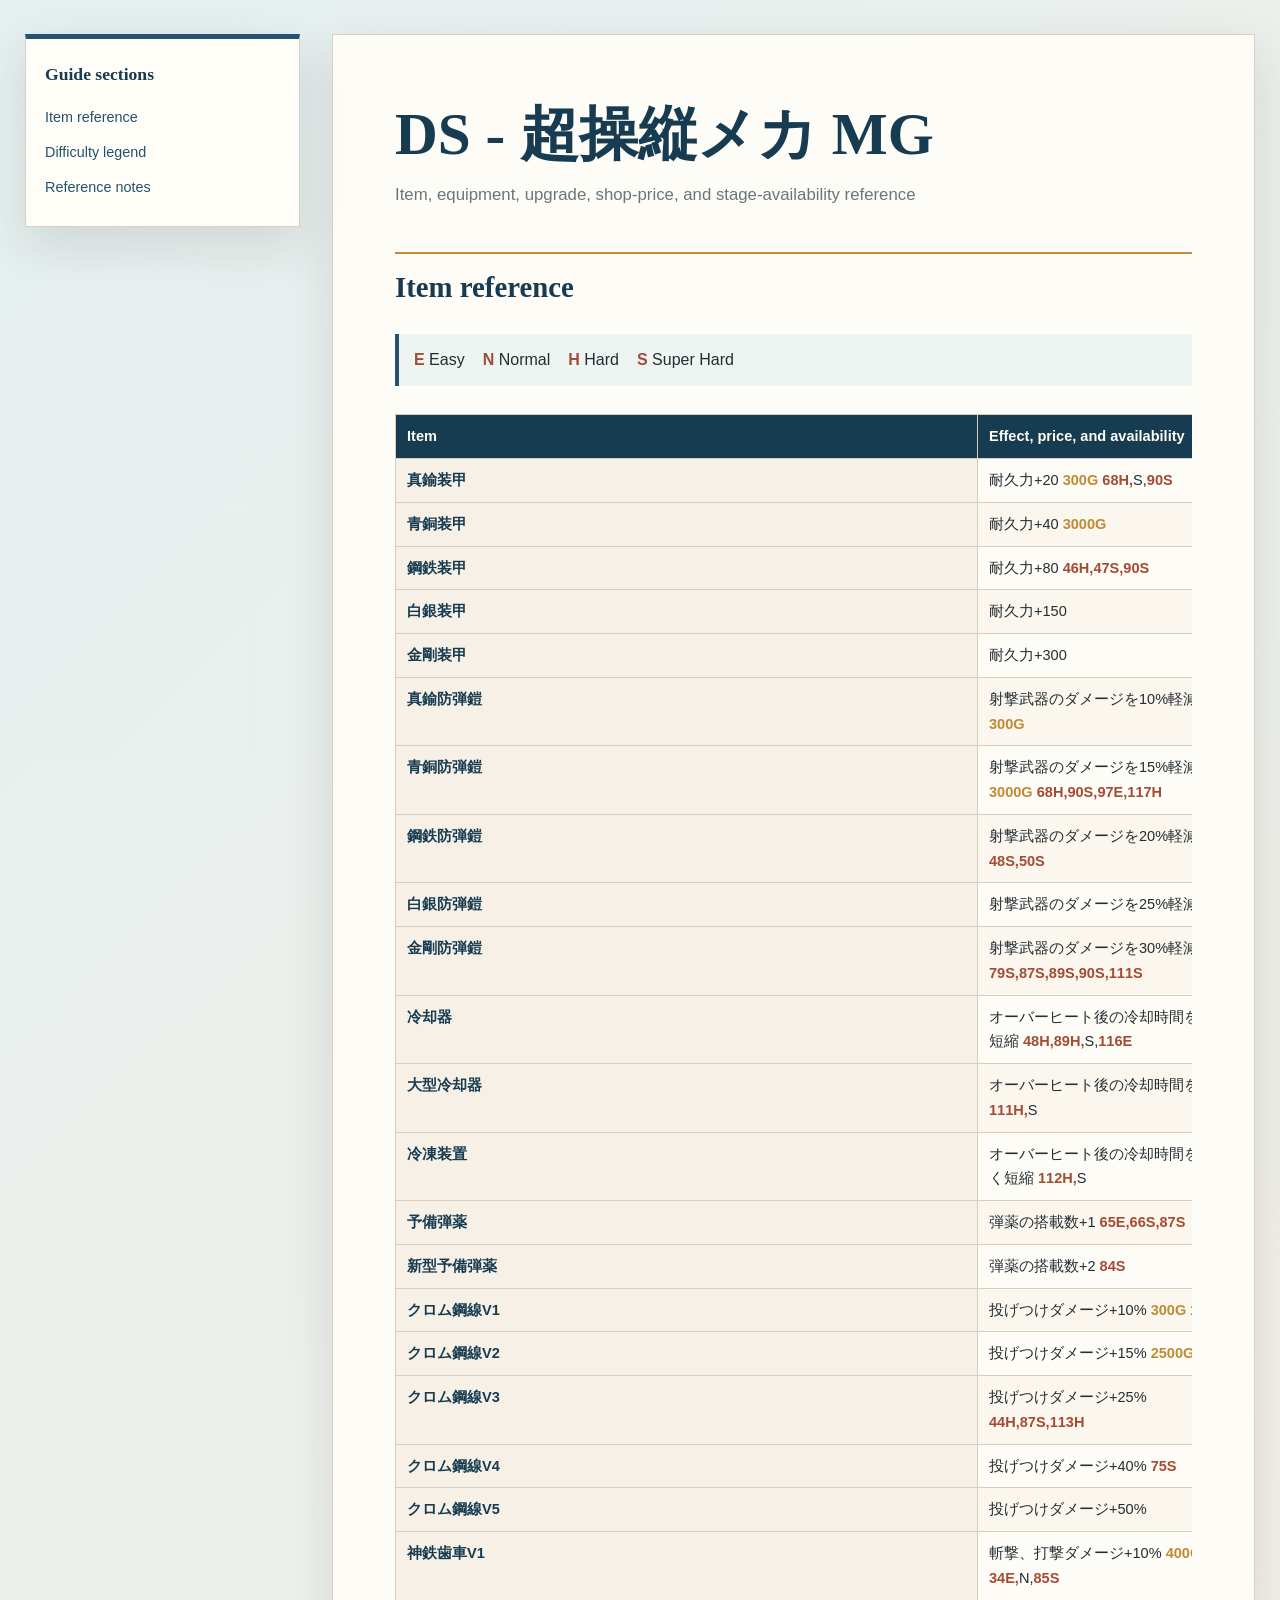
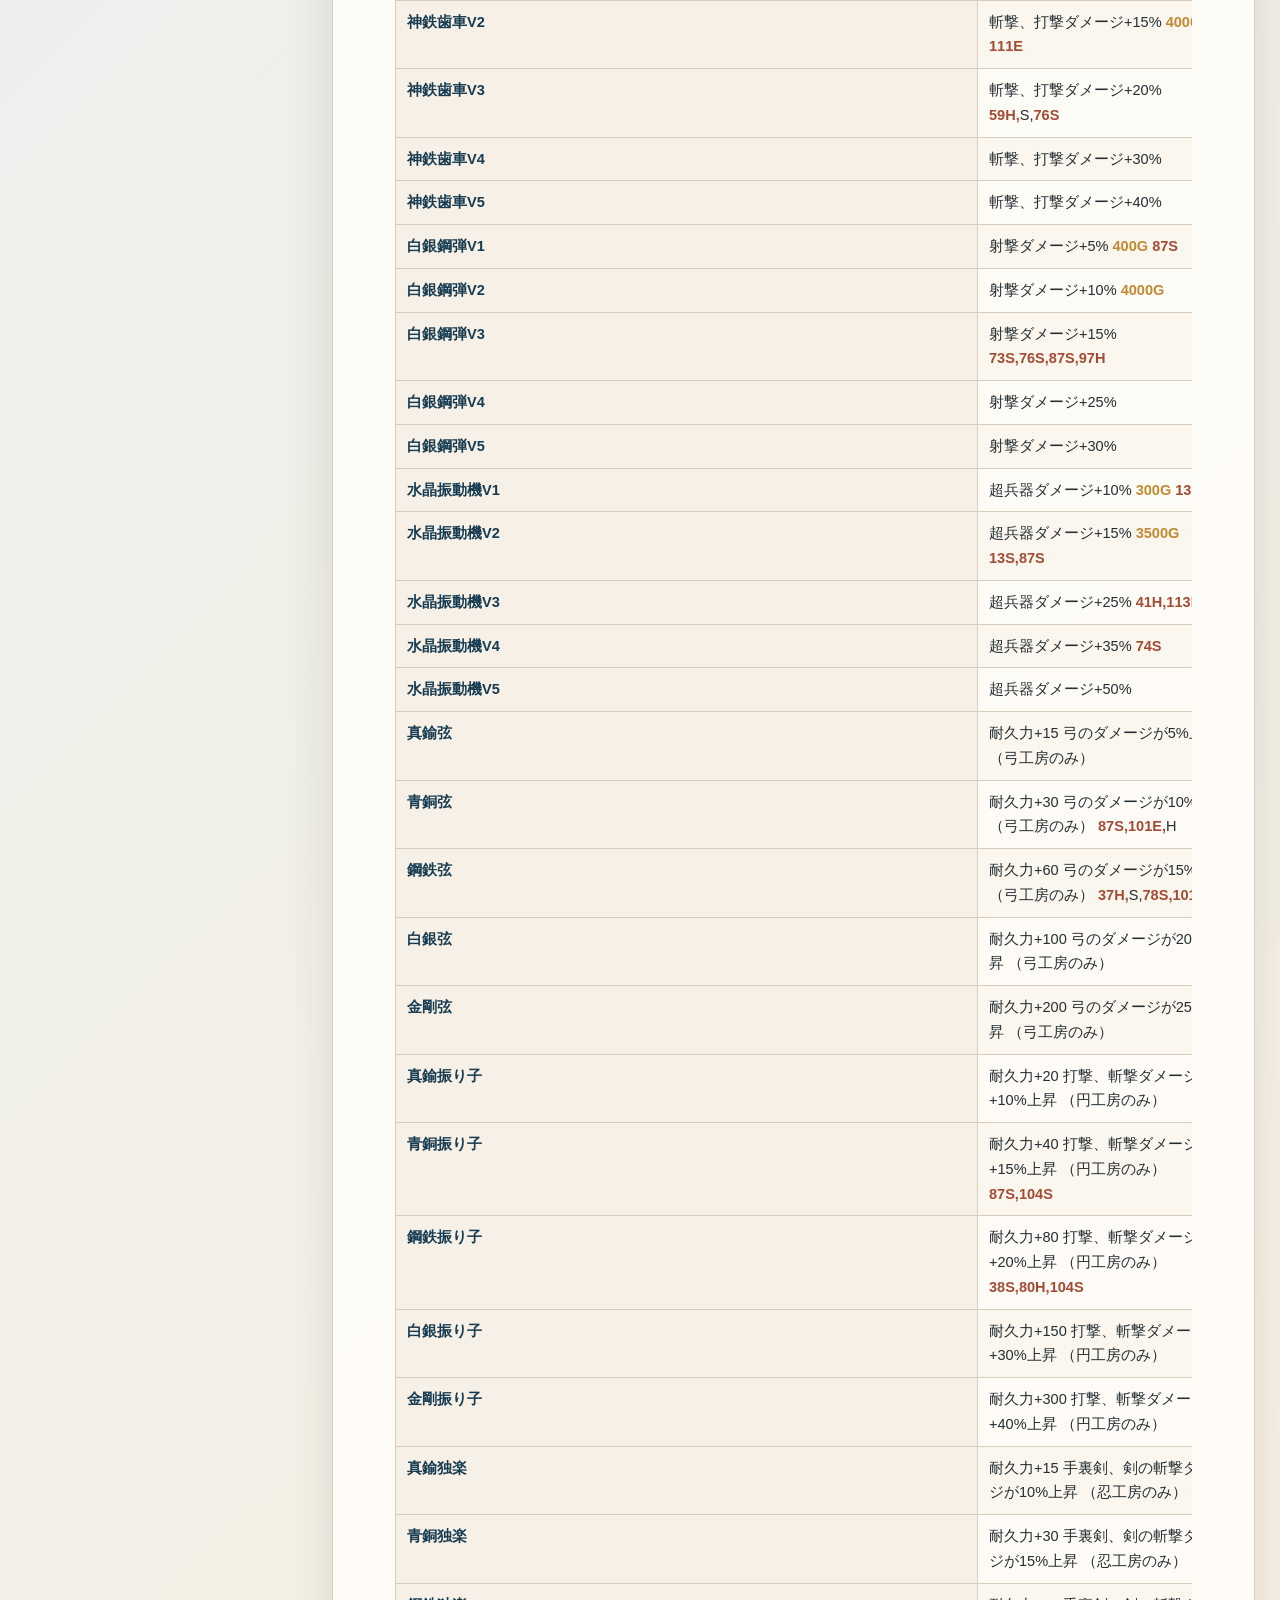
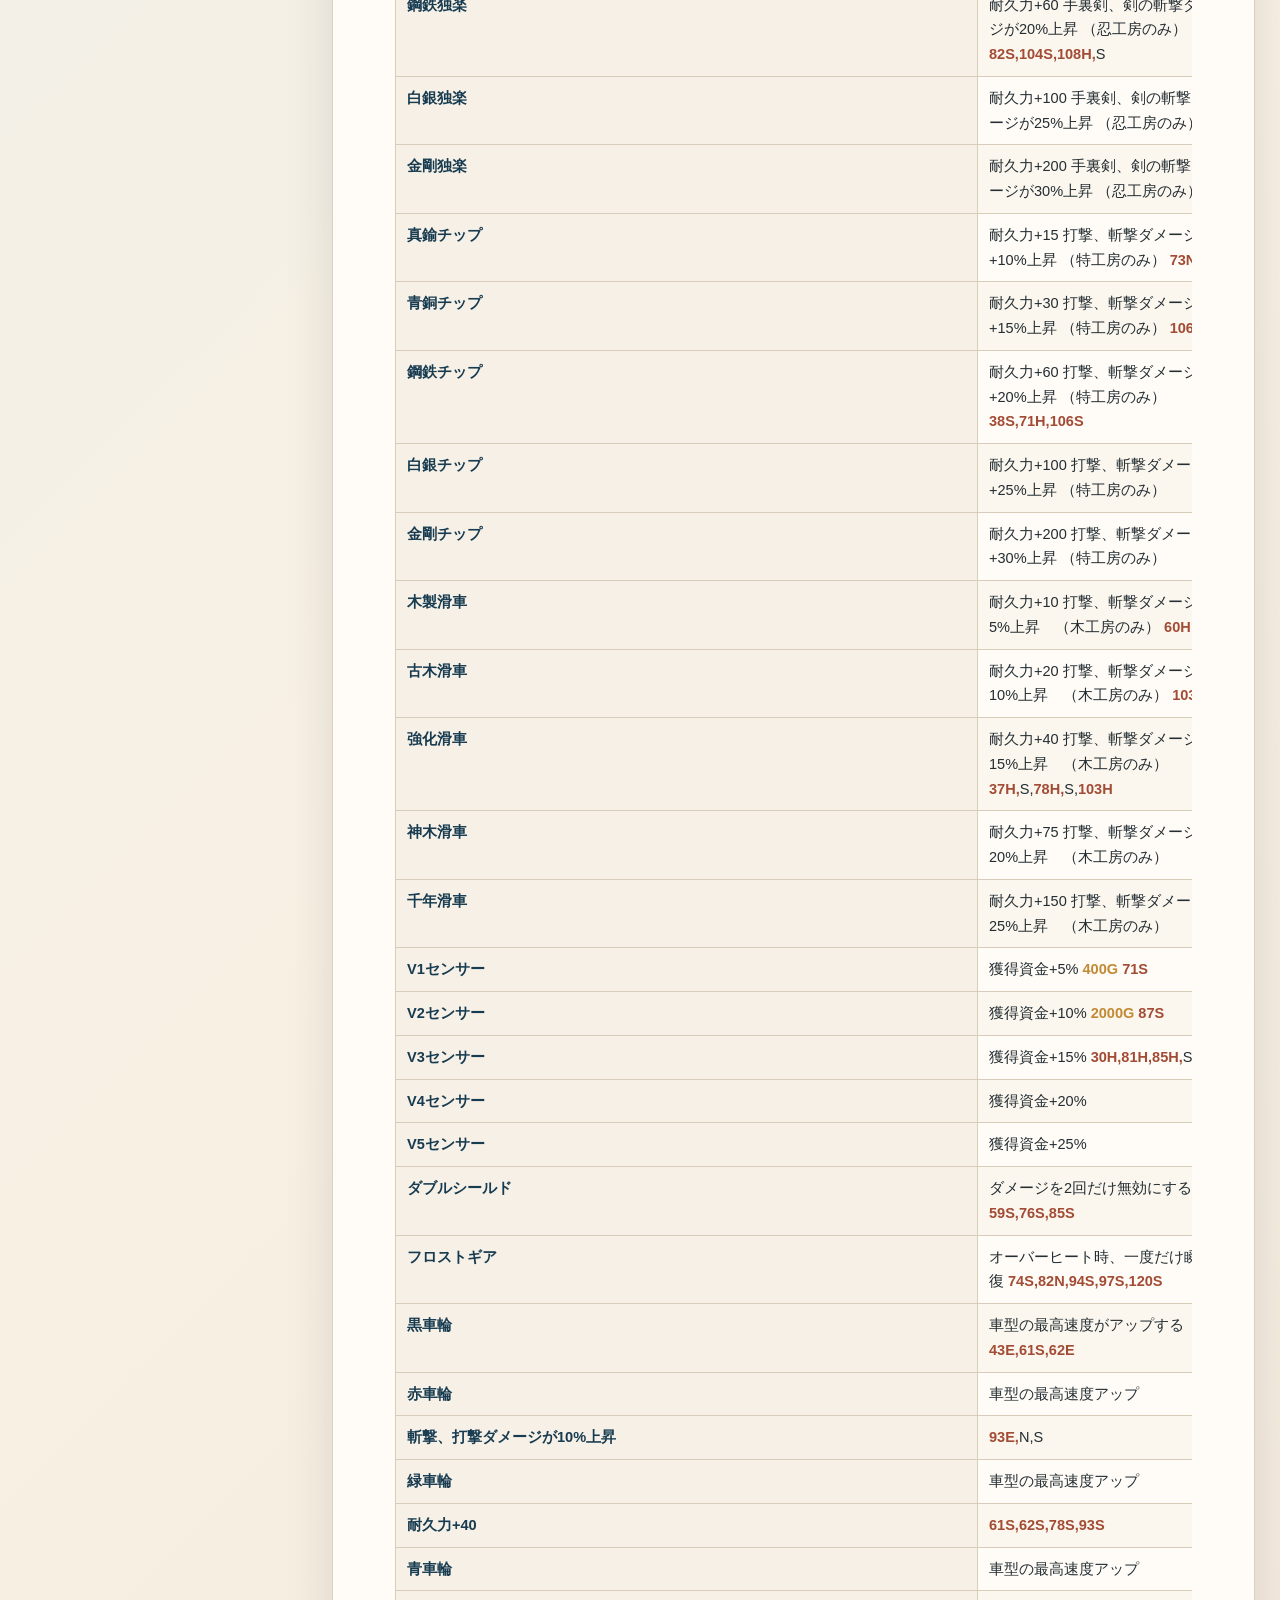
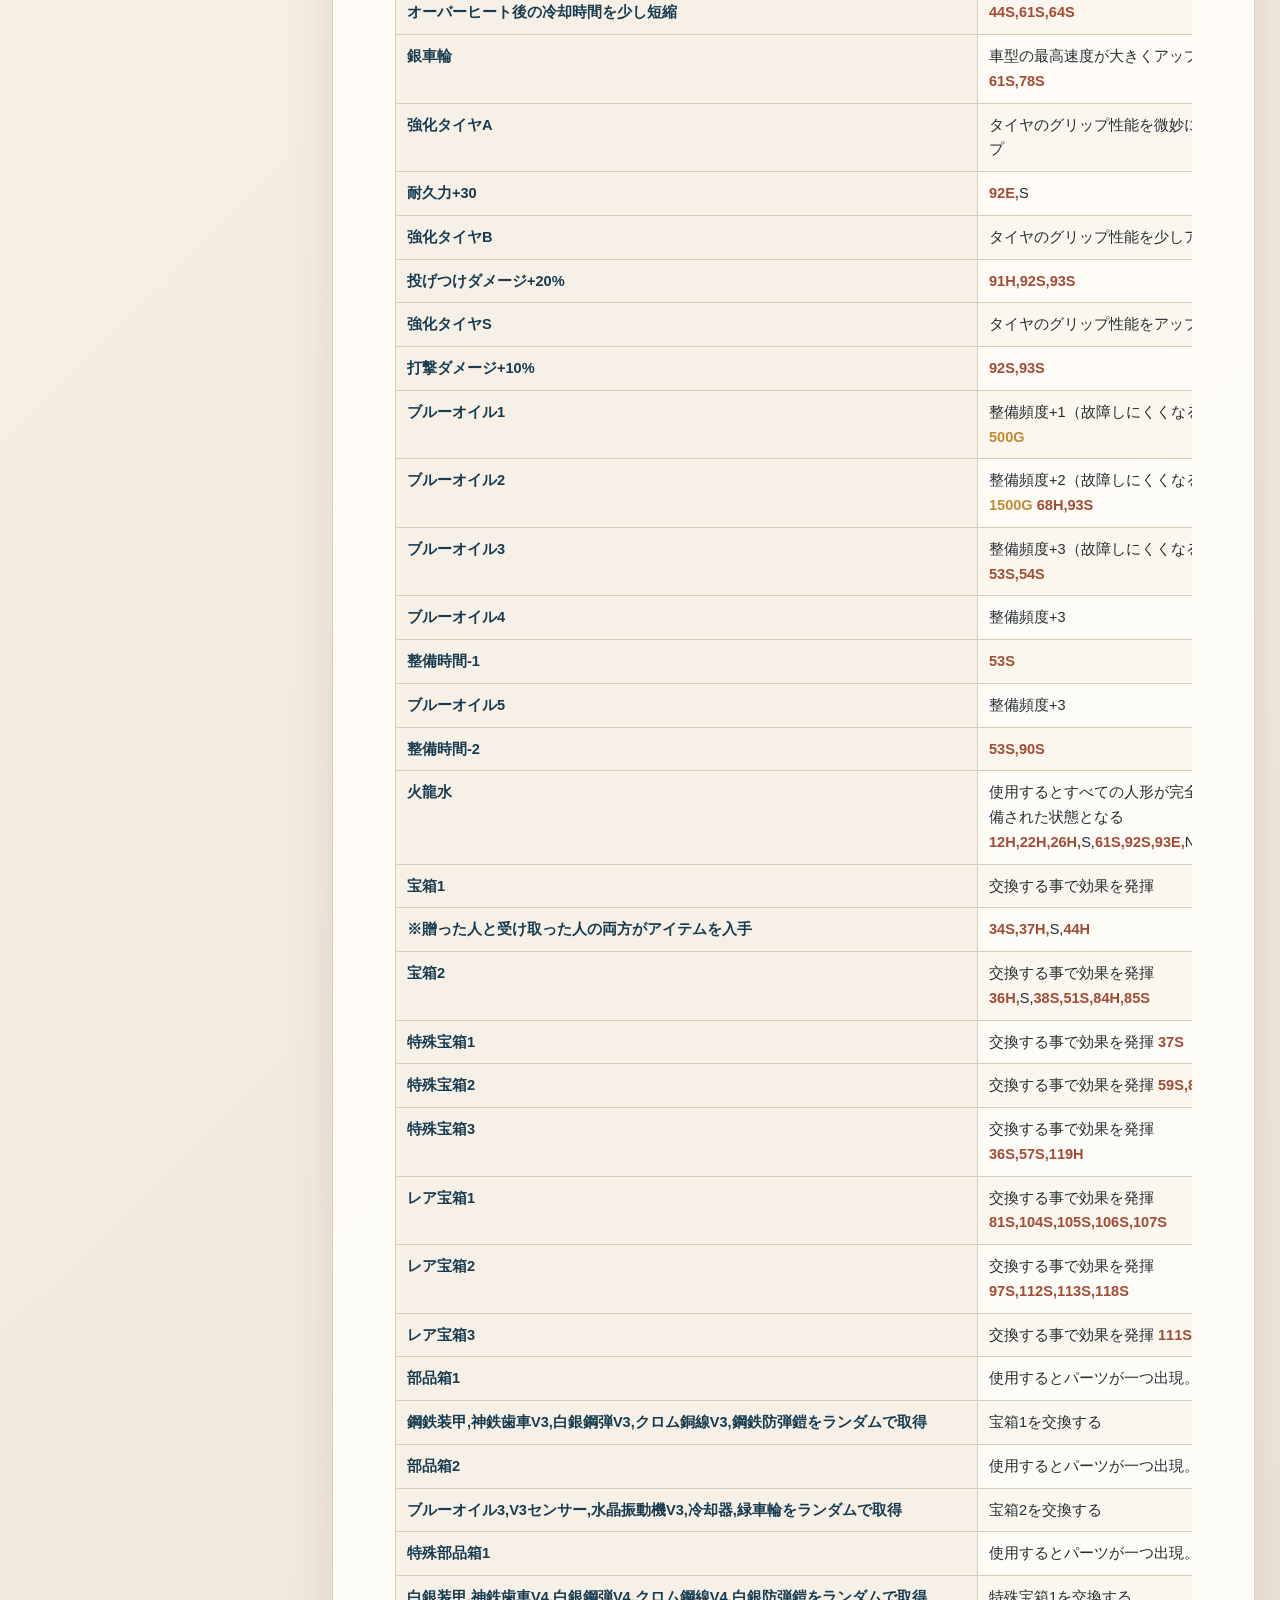
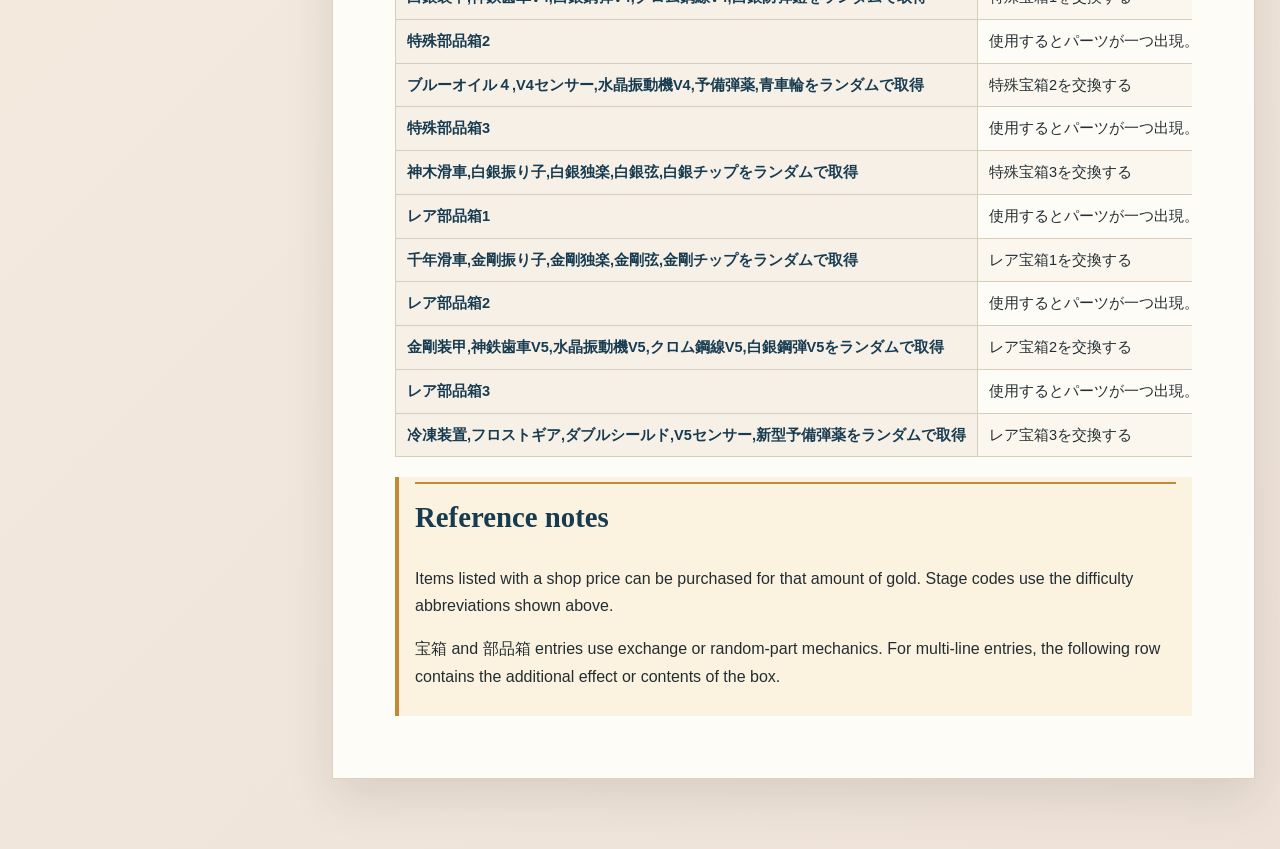
<file: guides/mecha-mg.html>
<!doctype html>
<html lang="ja">
<head>
<meta charset="utf-8">
<meta name="viewport" content="width=device-width, initial-scale=1">
<meta name="description" content="Item and equipment reference for Chou Soujuu Mecha MG on Nintendo DS.">
<title>DS - 超操縦メカ MG - Item Guide</title>
<style>
:root { color-scheme: light; --ink:#232d32; --muted:#68767b; --paper:#fffdf8; --cream:#f3ecdf; --line:#d8cdbb; --navy:#24536d; --navy-dark:#173b50; --rust:#a34c35; --gold:#c28a35; --shadow:0 18px 45px rgba(45,42,34,.12); }
* { box-sizing:border-box; } html { scroll-behavior:smooth; }
body { margin:0; color:var(--ink); background:linear-gradient(135deg,#e5eff0,#f8f0e3 52%,#eee2d8); font-family:"Avenir Next","Hiragino Sans","Yu Gothic",sans-serif; line-height:1.7; }
.page { display:grid; grid-template-columns:minmax(220px,275px) minmax(0,960px); gap:32px; max-width:1300px; margin:auto; padding:34px 25px 70px; }
aside { position:sticky; top:24px; align-self:start; } .nav-card,main { background:rgba(255,253,248,.96); border:1px solid rgba(216,205,189,.9); box-shadow:var(--shadow); }
.nav-card { padding:21px 19px; border-top:5px solid var(--navy); } .nav-card strong { display:block; color:var(--navy-dark); font-family:Georgia,"Hiragino Mincho ProN",serif; font-size:1.1rem; margin-bottom:10px; }
nav a { display:block; color:var(--navy); font-size:.9rem; line-height:1.45; padding:7px 0; text-decoration:none; } nav a:hover { color:var(--rust); }
main { min-width:0; padding:clamp(25px,5vw,62px); } h1,h2 { color:var(--navy-dark); font-family:Georgia,"Hiragino Mincho ProN",serif; line-height:1.25; scroll-margin-top:20px; }
h1 { font-size:clamp(2rem,5vw,3.7rem); margin:0 0 10px; } .intro { color:var(--muted); font-size:1.05rem; margin:0 0 2.5em; } h2 { border-top:2px solid var(--gold); font-size:1.8rem; margin:2.6em 0 1em; padding-top:16px; } h2:first-of-type { margin-top:0; }
.legend { display:flex; flex-wrap:wrap; gap:8px 18px; background:#edf4f1; border-left:4px solid var(--navy); margin:1em 0 1.8em; padding:12px 15px; } .legend span { white-space:nowrap; } .key { color:var(--rust); font-weight:700; }
.table-wrap { overflow-x:auto; } table { border-collapse:collapse; width:100%; min-width:650px; font-size:.91rem; } th,td { border:1px solid var(--line); padding:9px 11px; text-align:left; vertical-align:top; } thead th { background:var(--navy-dark); color:var(--paper); } tbody th { background:#f6f0e6; color:var(--navy-dark); white-space:nowrap; width:25%; } tbody tr:nth-child(even) td { background:#fbf7ef; }
.stage { color:var(--rust); font-weight:700; } .price { color:var(--gold); font-weight:700; } .notes { background:#fbf3df; border-left:4px solid var(--gold); margin-top:20px; padding:5px 16px 10px; }
@media (max-width:760px) { .page { display:block; padding:14px 10px 42px; } aside { position:static; margin-bottom:14px; } .nav-card { padding:15px 17px; } nav { display:grid; grid-template-columns:repeat(2,minmax(0,1fr)); gap:0 14px; } main { padding:25px 17px 45px; } h2 { font-size:1.6rem; } }
</style>
</head>
<body><div class="page"><aside><div class="nav-card"><strong>Guide sections</strong><nav><a href="#items">Item reference</a><a href="#legend">Difficulty legend</a><a href="#notes">Reference notes</a></nav></div></aside><main><h1>DS - 超操縦メカ MG</h1><p class="intro">Item, equipment, upgrade, shop-price, and stage-availability reference</p><h2 id="items">Item reference</h2><div class="legend" id="legend"><span><span class="key">E</span> Easy</span><span><span class="key">N</span> Normal</span><span><span class="key">H</span> Hard</span><span><span class="key">S</span> Super Hard</span></div><div class="table-wrap"><table><thead><tr><th>Item</th><th>Effect, price, and availability</th></tr></thead><tbody><tr><th>真鍮装甲</th><td>耐久力+20 <span class="stage"><span class="price">300G</span></span> <span class="stage">68H,</span>S,<span class="stage">90S</span></td></tr><tr><th>青銅装甲</th><td>耐久力+40 <span class="stage"><span class="price">3000G</span></span></td></tr><tr><th>鋼鉄装甲</th><td>耐久力+80 <span class="stage">46H,</span><span class="stage">47S,</span><span class="stage">90S</span></td></tr><tr><th>白銀装甲</th><td>耐久力+150</td></tr><tr><th>金剛装甲</th><td>耐久力+300</td></tr><tr><th>真鍮防弾鎧</th><td>射撃武器のダメージを10%軽減 <span class="stage"><span class="price">300G</span></span></td></tr><tr><th>青銅防弾鎧</th><td>射撃武器のダメージを15%軽減 <span class="stage"><span class="price">3000G</span></span> <span class="stage">68H,</span><span class="stage">90S,</span><span class="stage">97E,</span><span class="stage">117H</span></td></tr><tr><th>鋼鉄防弾鎧</th><td>射撃武器のダメージを20%軽減 <span class="stage">48S,</span><span class="stage">50S</span></td></tr><tr><th>白銀防弾鎧</th><td>射撃武器のダメージを25%軽減 <span class="stage">76S</span></td></tr><tr><th>金剛防弾鎧</th><td>射撃武器のダメージを30%軽減 <span class="stage">79S,</span><span class="stage">87S,</span><span class="stage">89S,</span><span class="stage">90S,</span><span class="stage">111S</span></td></tr><tr><th>冷却器</th><td>オーバーヒート後の冷却時間を少し短縮 <span class="stage">48H,</span><span class="stage">89H,</span>S,<span class="stage">116E</span></td></tr><tr><th>大型冷却器</th><td>オーバーヒート後の冷却時間を短縮 <span class="stage">111H,</span>S</td></tr><tr><th>冷凍装置</th><td>オーバーヒート後の冷却時間を大きく短縮 <span class="stage">112H,</span>S</td></tr><tr><th>予備弾薬</th><td>弾薬の搭載数+1 <span class="stage">65E,</span><span class="stage">66S,</span><span class="stage">87S</span></td></tr><tr><th>新型予備弾薬</th><td>弾薬の搭載数+2 <span class="stage">84S</span></td></tr><tr><th>クロム鋼線V1</th><td>投げつけダメージ+10% <span class="stage"><span class="price">300G</span></span> <span class="stage">14S</span></td></tr><tr><th>クロム鋼線V2</th><td>投げつけダメージ+15% <span class="stage"><span class="price">2500G</span></span> <span class="stage">68E</span></td></tr><tr><th>クロム鋼線V3</th><td>投げつけダメージ+25% <span class="stage">44H,</span><span class="stage">87S,</span><span class="stage">113H</span></td></tr><tr><th>クロム鋼線V4</th><td>投げつけダメージ+40% <span class="stage">75S</span></td></tr><tr><th>クロム鋼線V5</th><td>投げつけダメージ+50%</td></tr><tr><th>神鉄歯車V1</th><td>斬撃、打撃ダメージ+10% <span class="stage"><span class="price">400G</span></span> <span class="stage">34E,</span>N,<span class="stage">85S</span></td></tr><tr><th>神鉄歯車V2</th><td>斬撃、打撃ダメージ+15% <span class="stage"><span class="price">4000G</span></span> <span class="stage">111E</span></td></tr><tr><th>神鉄歯車V3</th><td>斬撃、打撃ダメージ+20% <span class="stage">59H,</span>S,<span class="stage">76S</span></td></tr><tr><th>神鉄歯車V4</th><td>斬撃、打撃ダメージ+30%</td></tr><tr><th>神鉄歯車V5</th><td>斬撃、打撃ダメージ+40%</td></tr><tr><th>白銀鋼弾V1</th><td>射撃ダメージ+5% <span class="stage"><span class="price">400G</span></span> <span class="stage">87S</span></td></tr><tr><th>白銀鋼弾V2</th><td>射撃ダメージ+10% <span class="stage"><span class="price">4000G</span></span></td></tr><tr><th>白銀鋼弾V3</th><td>射撃ダメージ+15% <span class="stage">73S,</span><span class="stage">76S,</span><span class="stage">87S,</span><span class="stage">97H</span></td></tr><tr><th>白銀鋼弾V4</th><td>射撃ダメージ+25%</td></tr><tr><th>白銀鋼弾V5</th><td>射撃ダメージ+30%</td></tr><tr><th>水晶振動機V1</th><td>超兵器ダメージ+10% <span class="stage"><span class="price">300G</span></span> <span class="stage">13H</span></td></tr><tr><th>水晶振動機V2</th><td>超兵器ダメージ+15% <span class="stage"><span class="price">3500G</span></span> <span class="stage">13S,</span><span class="stage">87S</span></td></tr><tr><th>水晶振動機V3</th><td>超兵器ダメージ+25% <span class="stage">41H,</span><span class="stage">113H</span></td></tr><tr><th>水晶振動機V4</th><td>超兵器ダメージ+35% <span class="stage">74S</span></td></tr><tr><th>水晶振動機V5</th><td>超兵器ダメージ+50%</td></tr><tr><th>真鍮弦</th><td>耐久力+15 弓のダメージが5%上昇 （弓工房のみ）</td></tr><tr><th>青銅弦</th><td>耐久力+30 弓のダメージが10%上昇 （弓工房のみ） <span class="stage">87S,</span><span class="stage">101E,</span>H</td></tr><tr><th>鋼鉄弦</th><td>耐久力+60 弓のダメージが15%上昇 （弓工房のみ） <span class="stage">37H,</span>S,<span class="stage">78S,</span><span class="stage">101H,</span>S</td></tr><tr><th>白銀弦</th><td>耐久力+100 弓のダメージが20%上昇 （弓工房のみ）</td></tr><tr><th>金剛弦</th><td>耐久力+200 弓のダメージが25%上昇 （弓工房のみ）</td></tr><tr><th>真鍮振り子</th><td>耐久力+20 打撃、斬撃ダメージ+10%上昇 （円工房のみ）</td></tr><tr><th>青銅振り子</th><td>耐久力+40 打撃、斬撃ダメージ+15%上昇 （円工房のみ） <span class="stage">87S,</span><span class="stage">104S</span></td></tr><tr><th>鋼鉄振り子</th><td>耐久力+80 打撃、斬撃ダメージ+20%上昇 （円工房のみ） <span class="stage">38S,</span><span class="stage">80H,</span><span class="stage">104S</span></td></tr><tr><th>白銀振り子</th><td>耐久力+150 打撃、斬撃ダメージ+30%上昇 （円工房のみ）</td></tr><tr><th>金剛振り子</th><td>耐久力+300 打撃、斬撃ダメージ+40%上昇 （円工房のみ）</td></tr><tr><th>真鍮独楽</th><td>耐久力+15 手裏剣、剣の斬撃ダメージが10%上昇 （忍工房のみ） <span class="stage">57S</span></td></tr><tr><th>青銅独楽</th><td>耐久力+30 手裏剣、剣の斬撃ダメージが15%上昇 （忍工房のみ） <span class="stage">108H</span></td></tr><tr><th>鋼鉄独楽</th><td>耐久力+60 手裏剣、剣の斬撃ダメージが20%上昇 （忍工房のみ） <span class="stage">82S,</span><span class="stage">104S,</span><span class="stage">108H,</span>S</td></tr><tr><th>白銀独楽</th><td>耐久力+100 手裏剣、剣の斬撃ダメージが25%上昇 （忍工房のみ）</td></tr><tr><th>金剛独楽</th><td>耐久力+200 手裏剣、剣の斬撃ダメージが30%上昇 （忍工房のみ）</td></tr><tr><th>真鍮チップ</th><td>耐久力+15 打撃、斬撃ダメージ+10%上昇 （特工房のみ） <span class="stage">73N</span></td></tr><tr><th>青銅チップ</th><td>耐久力+30 打撃、斬撃ダメージ+15%上昇 （特工房のみ） <span class="stage">106N,</span>S</td></tr><tr><th>鋼鉄チップ</th><td>耐久力+60 打撃、斬撃ダメージ+20%上昇 （特工房のみ） <span class="stage">38S,</span><span class="stage">71H,</span><span class="stage">106S</span></td></tr><tr><th>白銀チップ</th><td>耐久力+100 打撃、斬撃ダメージ+25%上昇 （特工房のみ）</td></tr><tr><th>金剛チップ</th><td>耐久力+200 打撃、斬撃ダメージ+30%上昇 （特工房のみ）</td></tr><tr><th>木製滑車</th><td>耐久力+10 打撃、斬撃ダメージが5%上昇　（木工房のみ） <span class="stage">60H</span></td></tr><tr><th>古木滑車</th><td>耐久力+20 打撃、斬撃ダメージが10%上昇　（木工房のみ） <span class="stage">103N</span></td></tr><tr><th>強化滑車</th><td>耐久力+40 打撃、斬撃ダメージが15%上昇　（木工房のみ） <span class="stage">37H,</span>S,<span class="stage">78H,</span>S,<span class="stage">103H</span></td></tr><tr><th>神木滑車</th><td>耐久力+75 打撃、斬撃ダメージが20%上昇　（木工房のみ）</td></tr><tr><th>千年滑車</th><td>耐久力+150 打撃、斬撃ダメージが25%上昇　（木工房のみ）</td></tr><tr><th>V1センサー</th><td>獲得資金+5% <span class="stage"><span class="price">400G</span></span> <span class="stage">71S</span></td></tr><tr><th>V2センサー</th><td>獲得資金+10% <span class="stage"><span class="price">2000G</span></span> <span class="stage">87S</span></td></tr><tr><th>V3センサー</th><td>獲得資金+15% <span class="stage">30H,</span><span class="stage">81H,</span><span class="stage">85H,</span>S,<span class="stage">93S</span></td></tr><tr><th>V4センサー</th><td>獲得資金+20%</td></tr><tr><th>V5センサー</th><td>獲得資金+25%</td></tr><tr><th>ダブルシールド</th><td>ダメージを2回だけ無効にする <span class="stage">59S,</span><span class="stage">76S,</span><span class="stage">85S</span></td></tr><tr><th>フロストギア</th><td>オーバーヒート時、一度だけ瞬間回復 <span class="stage">74S,</span><span class="stage">82N,</span><span class="stage">94S,</span><span class="stage">97S,</span><span class="stage">120S</span></td></tr><tr><th>黒車輪</th><td>車型の最高速度がアップする <span class="stage">43E,</span><span class="stage">61S,</span><span class="stage">62E</span></td></tr><tr><th>赤車輪</th><td>車型の最高速度アップ</td></tr><tr><th>斬撃、打撃ダメージが10%上昇</th><td><span class="stage">93E,</span>N,S</td></tr><tr><th>緑車輪</th><td>車型の最高速度アップ</td></tr><tr><th>耐久力+40</th><td><span class="stage">61S,</span><span class="stage">62S,</span><span class="stage">78S,</span><span class="stage">93S</span></td></tr><tr><th>青車輪</th><td>車型の最高速度アップ</td></tr><tr><th>オーバーヒート後の冷却時間を少し短縮</th><td><span class="stage">44S,</span><span class="stage">61S,</span><span class="stage">64S</span></td></tr><tr><th>銀車輪</th><td>車型の最高速度が大きくアップ <span class="stage">61S,</span><span class="stage">78S</span></td></tr><tr><th>強化タイヤA</th><td>タイヤのグリップ性能を微妙にアップ</td></tr><tr><th>耐久力+30</th><td><span class="stage">92E,</span>S</td></tr><tr><th>強化タイヤB</th><td>タイヤのグリップ性能を少しアップ</td></tr><tr><th>投げつけダメージ+20%</th><td><span class="stage">91H,</span><span class="stage">92S,</span><span class="stage">93S</span></td></tr><tr><th>強化タイヤS</th><td>タイヤのグリップ性能をアップ</td></tr><tr><th>打撃ダメージ+10%</th><td><span class="stage">92S,</span><span class="stage">93S</span></td></tr><tr><th>ブルーオイル1</th><td>整備頻度+1（故障しにくくなる） <span class="stage"><span class="price">500G</span></span></td></tr><tr><th>ブルーオイル2</th><td>整備頻度+2（故障しにくくなる） <span class="stage"><span class="price">1500G</span></span> <span class="stage">68H,</span><span class="stage">93S</span></td></tr><tr><th>ブルーオイル3</th><td>整備頻度+3（故障しにくくなる） <span class="stage">53S,</span><span class="stage">54S</span></td></tr><tr><th>ブルーオイル4</th><td>整備頻度+3</td></tr><tr><th>整備時間-1</th><td><span class="stage">53S</span></td></tr><tr><th>ブルーオイル5</th><td>整備頻度+3</td></tr><tr><th>整備時間-2</th><td><span class="stage">53S,</span><span class="stage">90S</span></td></tr><tr><th>火龍水</th><td>使用するとすべての人形が完全に整備された状態となる <span class="stage">12H,</span><span class="stage">22H,</span><span class="stage">26H,</span>S,<span class="stage">61S,</span><span class="stage">92S,</span><span class="stage">93E,</span>N,<span class="stage">107S</span></td></tr><tr><th>宝箱1</th><td>交換する事で効果を発揮</td></tr><tr><th>※贈った人と受け取った人の両方がアイテムを入手</th><td><span class="stage">34S,</span><span class="stage">37H,</span>S,<span class="stage">44H</span></td></tr><tr><th>宝箱2</th><td>交換する事で効果を発揮 <span class="stage">36H,</span>S,<span class="stage">38S,</span><span class="stage">51S,</span><span class="stage">84H,</span><span class="stage">85S</span></td></tr><tr><th>特殊宝箱1</th><td>交換する事で効果を発揮 <span class="stage">37S</span></td></tr><tr><th>特殊宝箱2</th><td>交換する事で効果を発揮 <span class="stage">59S,</span><span class="stage">85S</span></td></tr><tr><th>特殊宝箱3</th><td>交換する事で効果を発揮 <span class="stage">36S,</span><span class="stage">57S,</span><span class="stage">119H</span></td></tr><tr><th>レア宝箱1</th><td>交換する事で効果を発揮 <span class="stage">81S,</span><span class="stage">104S,</span><span class="stage">105S,</span><span class="stage">106S,</span><span class="stage">107S</span></td></tr><tr><th>レア宝箱2</th><td>交換する事で効果を発揮 <span class="stage">97S,</span><span class="stage">112S,</span><span class="stage">113S,</span><span class="stage">118S</span></td></tr><tr><th>レア宝箱3</th><td>交換する事で効果を発揮 <span class="stage">111S</span></td></tr><tr><th>部品箱1</th><td>使用するとパーツが一つ出現。</td></tr><tr><th>鋼鉄装甲,神鉄歯車V3,白銀鋼弾V3,クロム銅線V3,鋼鉄防弾鎧をランダムで取得</th><td>宝箱1を交換する</td></tr><tr><th>部品箱2</th><td>使用するとパーツが一つ出現。</td></tr><tr><th>ブルーオイル3,V3センサー,水晶振動機V3,冷却器,緑車輪をランダムで取得</th><td>宝箱2を交換する</td></tr><tr><th>特殊部品箱1</th><td>使用するとパーツが一つ出現。</td></tr><tr><th>白銀装甲,神鉄歯車V4,白銀鋼弾V4,クロム鋼線V4,白銀防弾鎧をランダムで取得</th><td>特殊宝箱1を交換する</td></tr><tr><th>特殊部品箱2</th><td>使用するとパーツが一つ出現。</td></tr><tr><th>ブルーオイル４,V4センサー,水晶振動機V4,予備弾薬,青車輪をランダムで取得</th><td>特殊宝箱2を交換する</td></tr><tr><th>特殊部品箱3</th><td>使用するとパーツが一つ出現。</td></tr><tr><th>神木滑車,白銀振り子,白銀独楽,白銀弦,白銀チップをランダムで取得</th><td>特殊宝箱3を交換する</td></tr><tr><th>レア部品箱1</th><td>使用するとパーツが一つ出現。</td></tr><tr><th>千年滑車,金剛振り子,金剛独楽,金剛弦,金剛チップをランダムで取得</th><td>レア宝箱1を交換する</td></tr><tr><th>レア部品箱2</th><td>使用するとパーツが一つ出現。</td></tr><tr><th>金剛装甲,神鉄歯車V5,水晶振動機V5,クロム鋼線V5,白銀鋼弾V5をランダムで取得</th><td>レア宝箱2を交換する</td></tr><tr><th>レア部品箱3</th><td>使用するとパーツが一つ出現。</td></tr><tr><th>冷凍装置,フロストギア,ダブルシールド,V5センサー,新型予備弾薬をランダムで取得</th><td>レア宝箱3を交換する</td></tr></tbody></table></div><div class="notes" id="notes"><h2>Reference notes</h2><p>Items listed with a shop price can be purchased for that amount of gold. Stage codes use the difficulty abbreviations shown above.</p><p>宝箱 and 部品箱 entries use exchange or random-part mechanics. For multi-line entries, the following row contains the additional effect or contents of the box.</p></div></main></div></body>
</html>
</file>
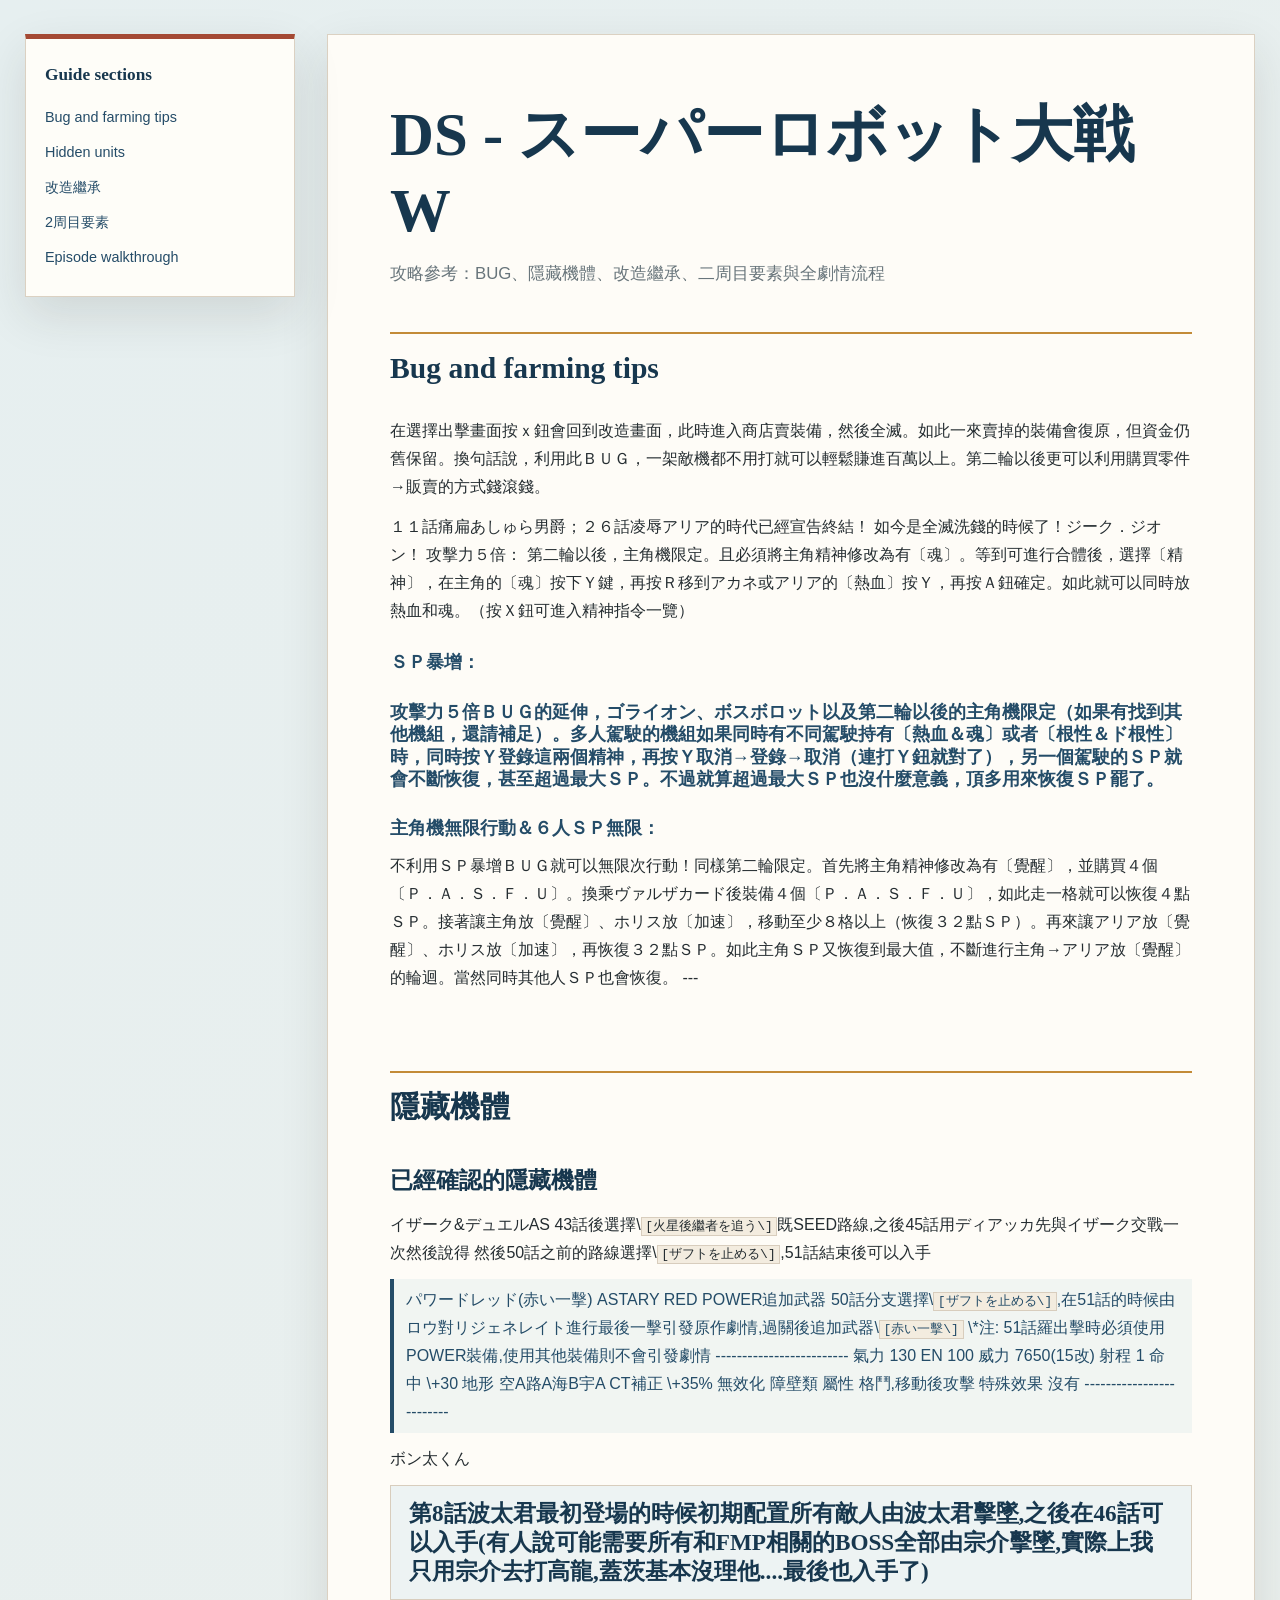
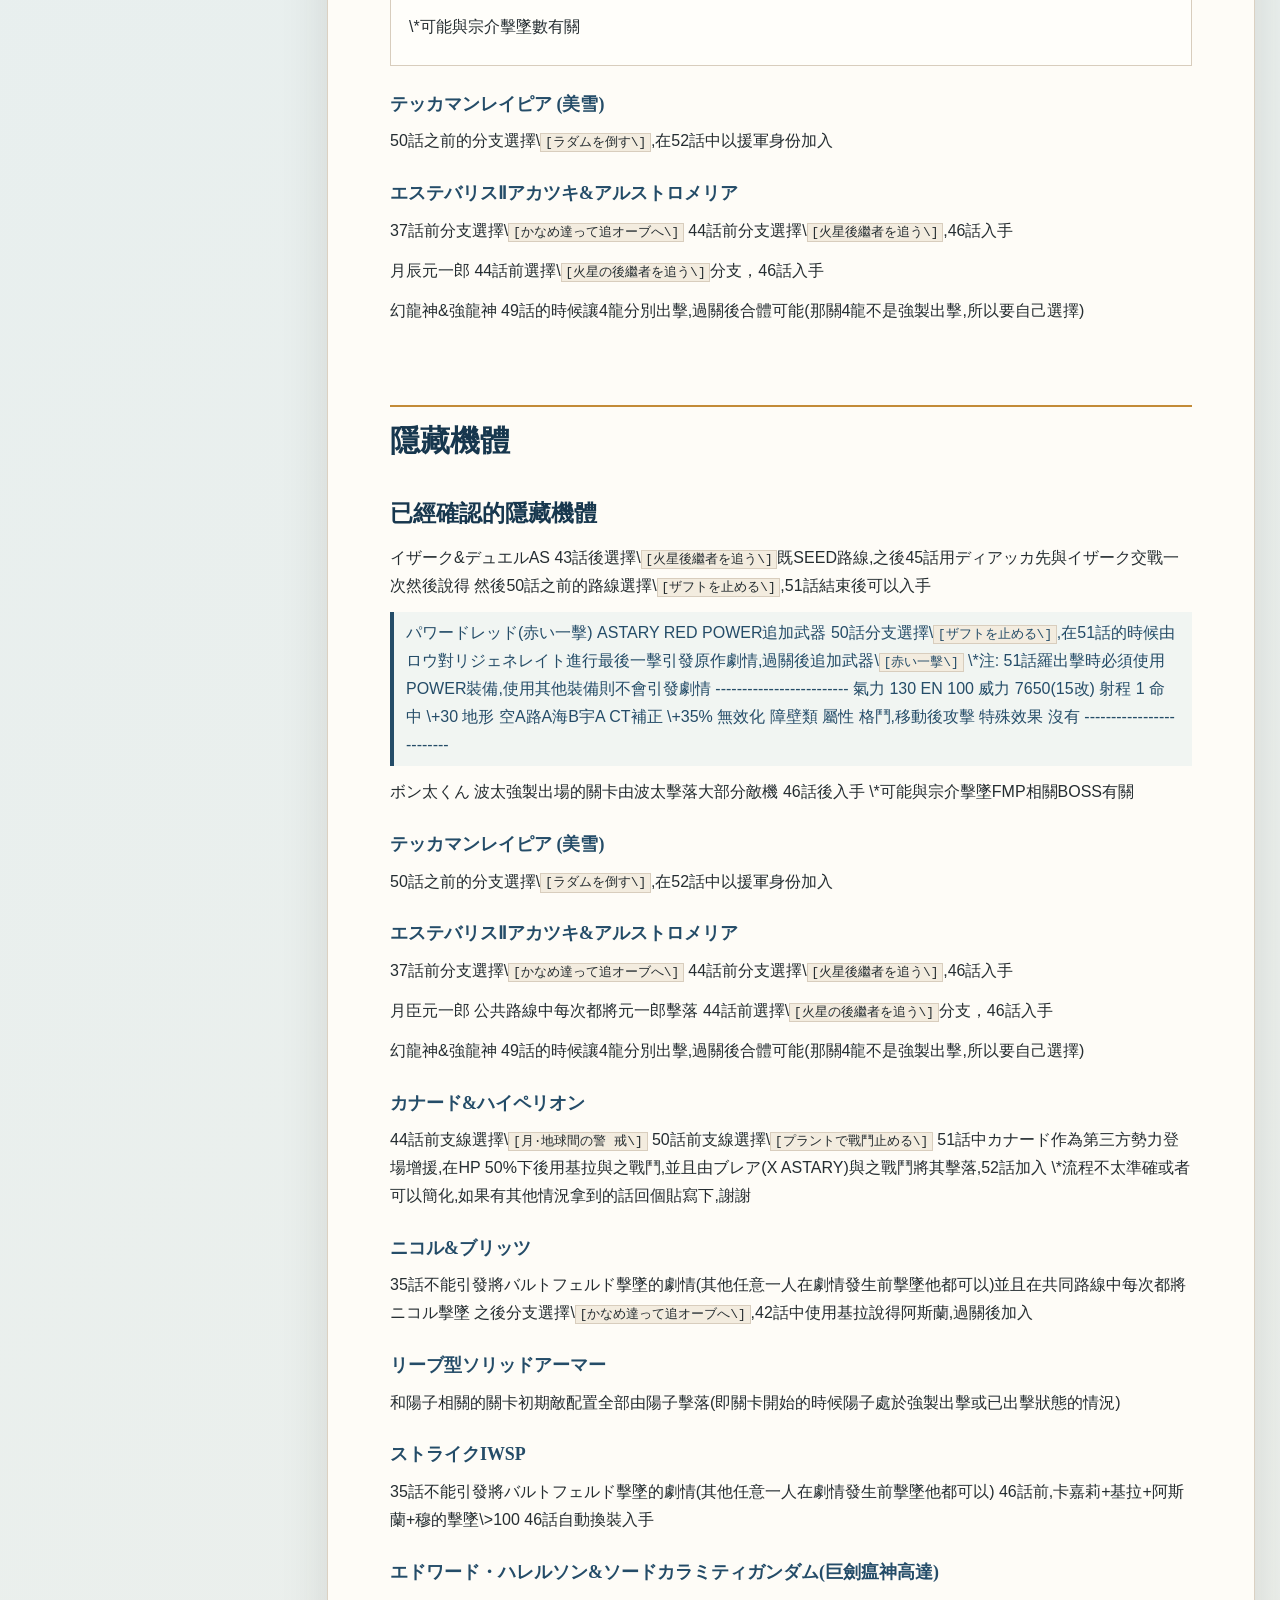
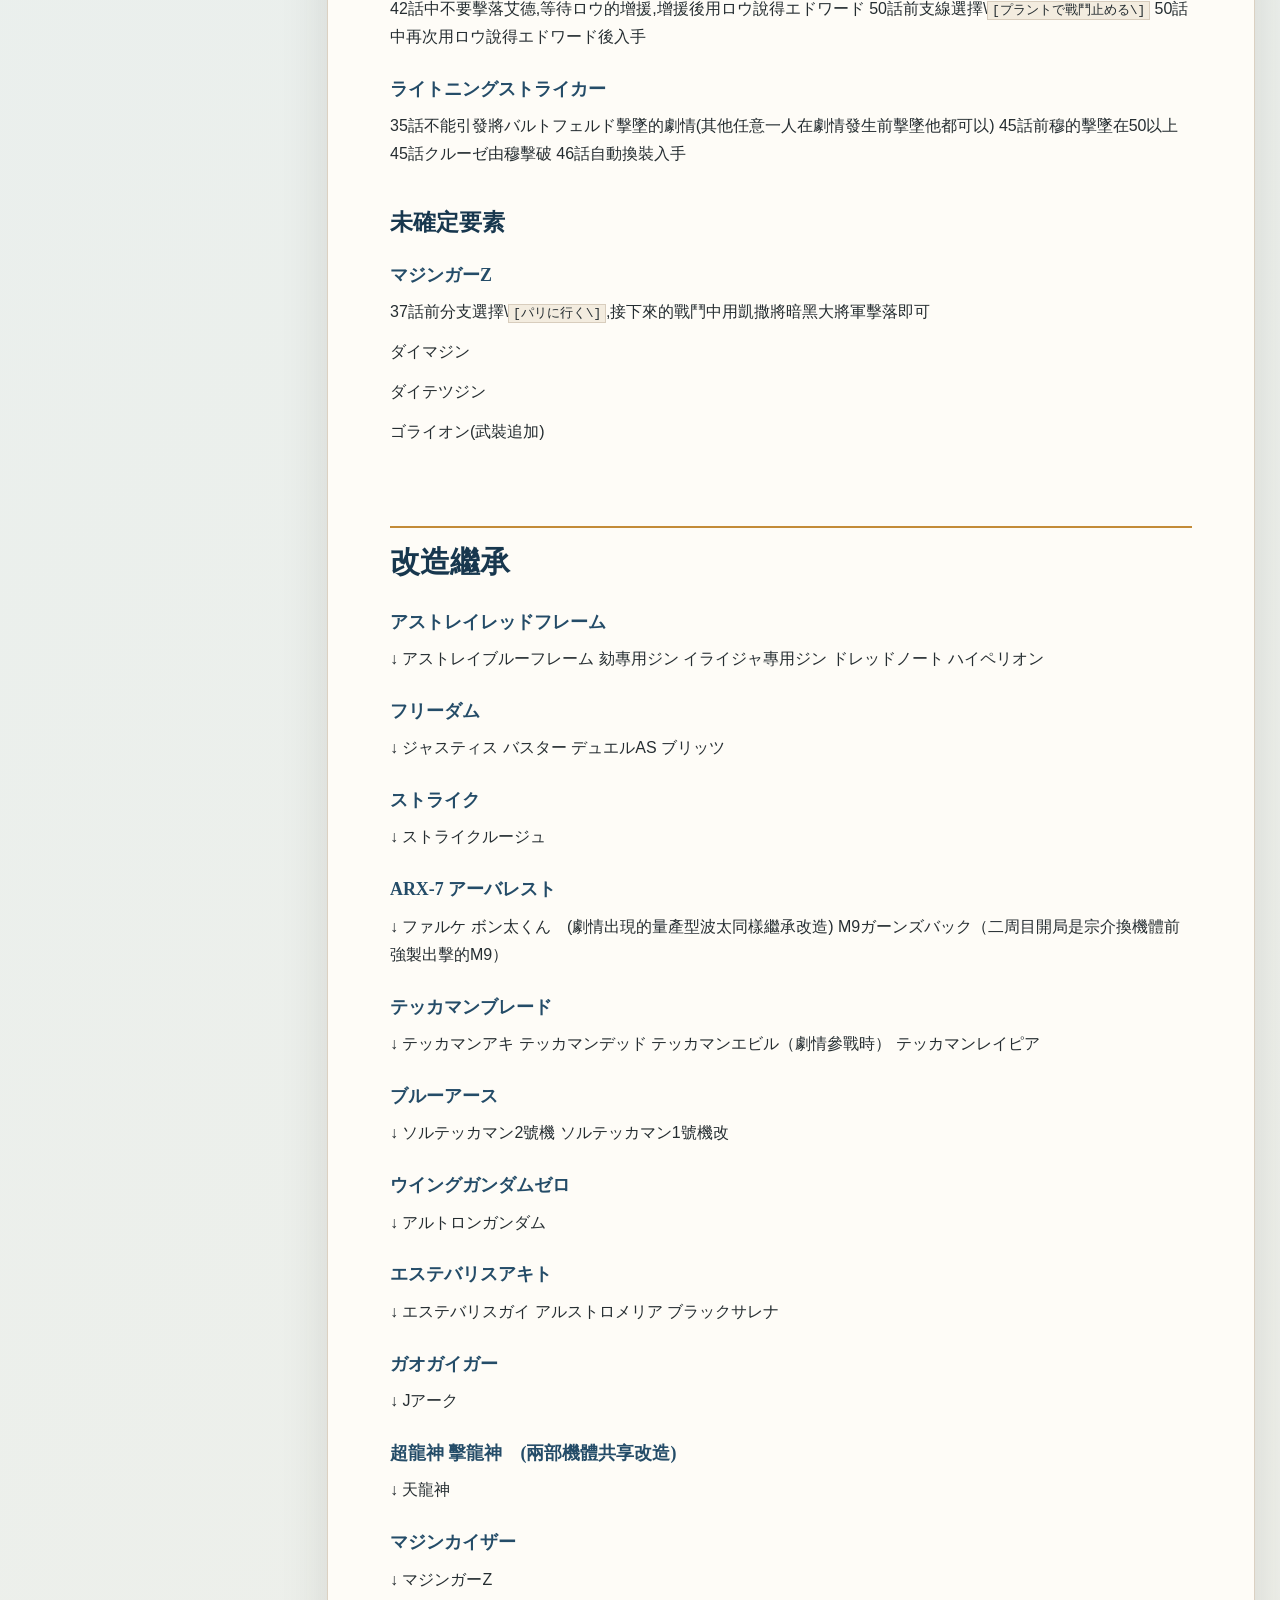
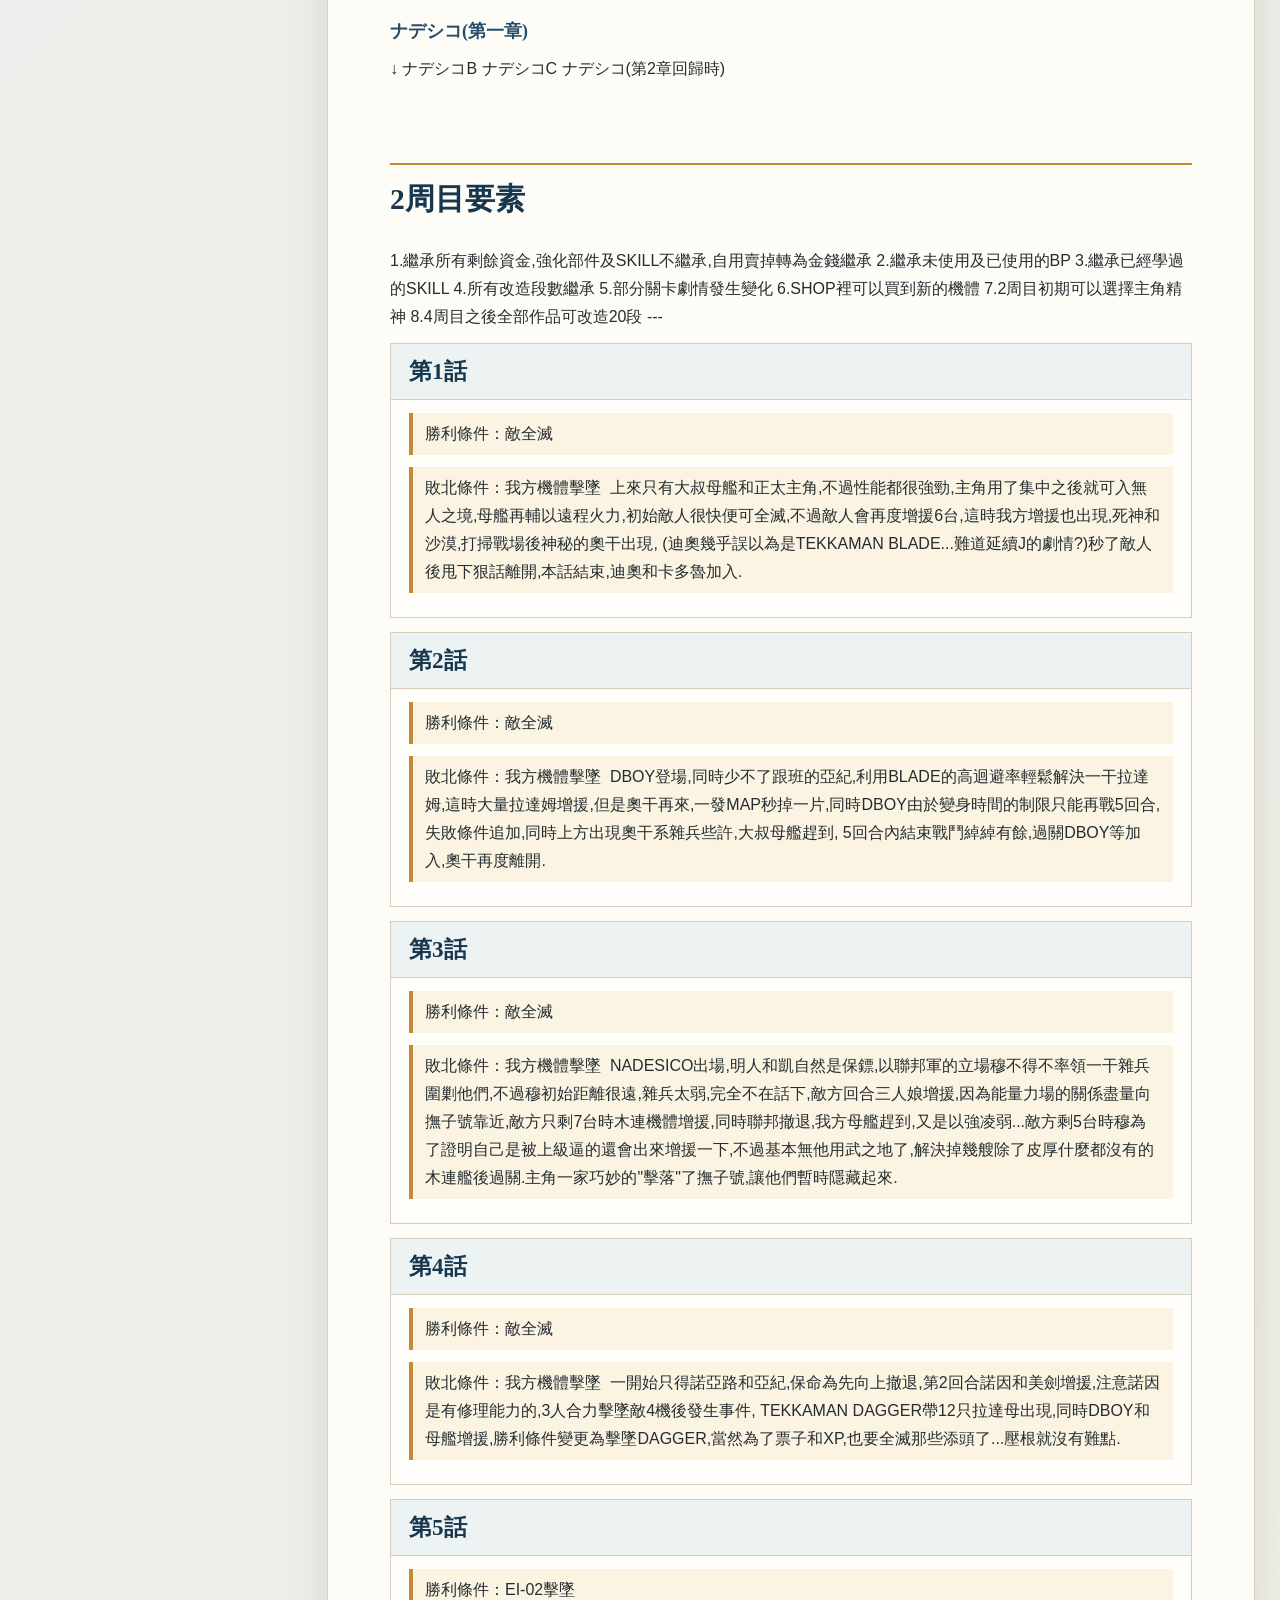
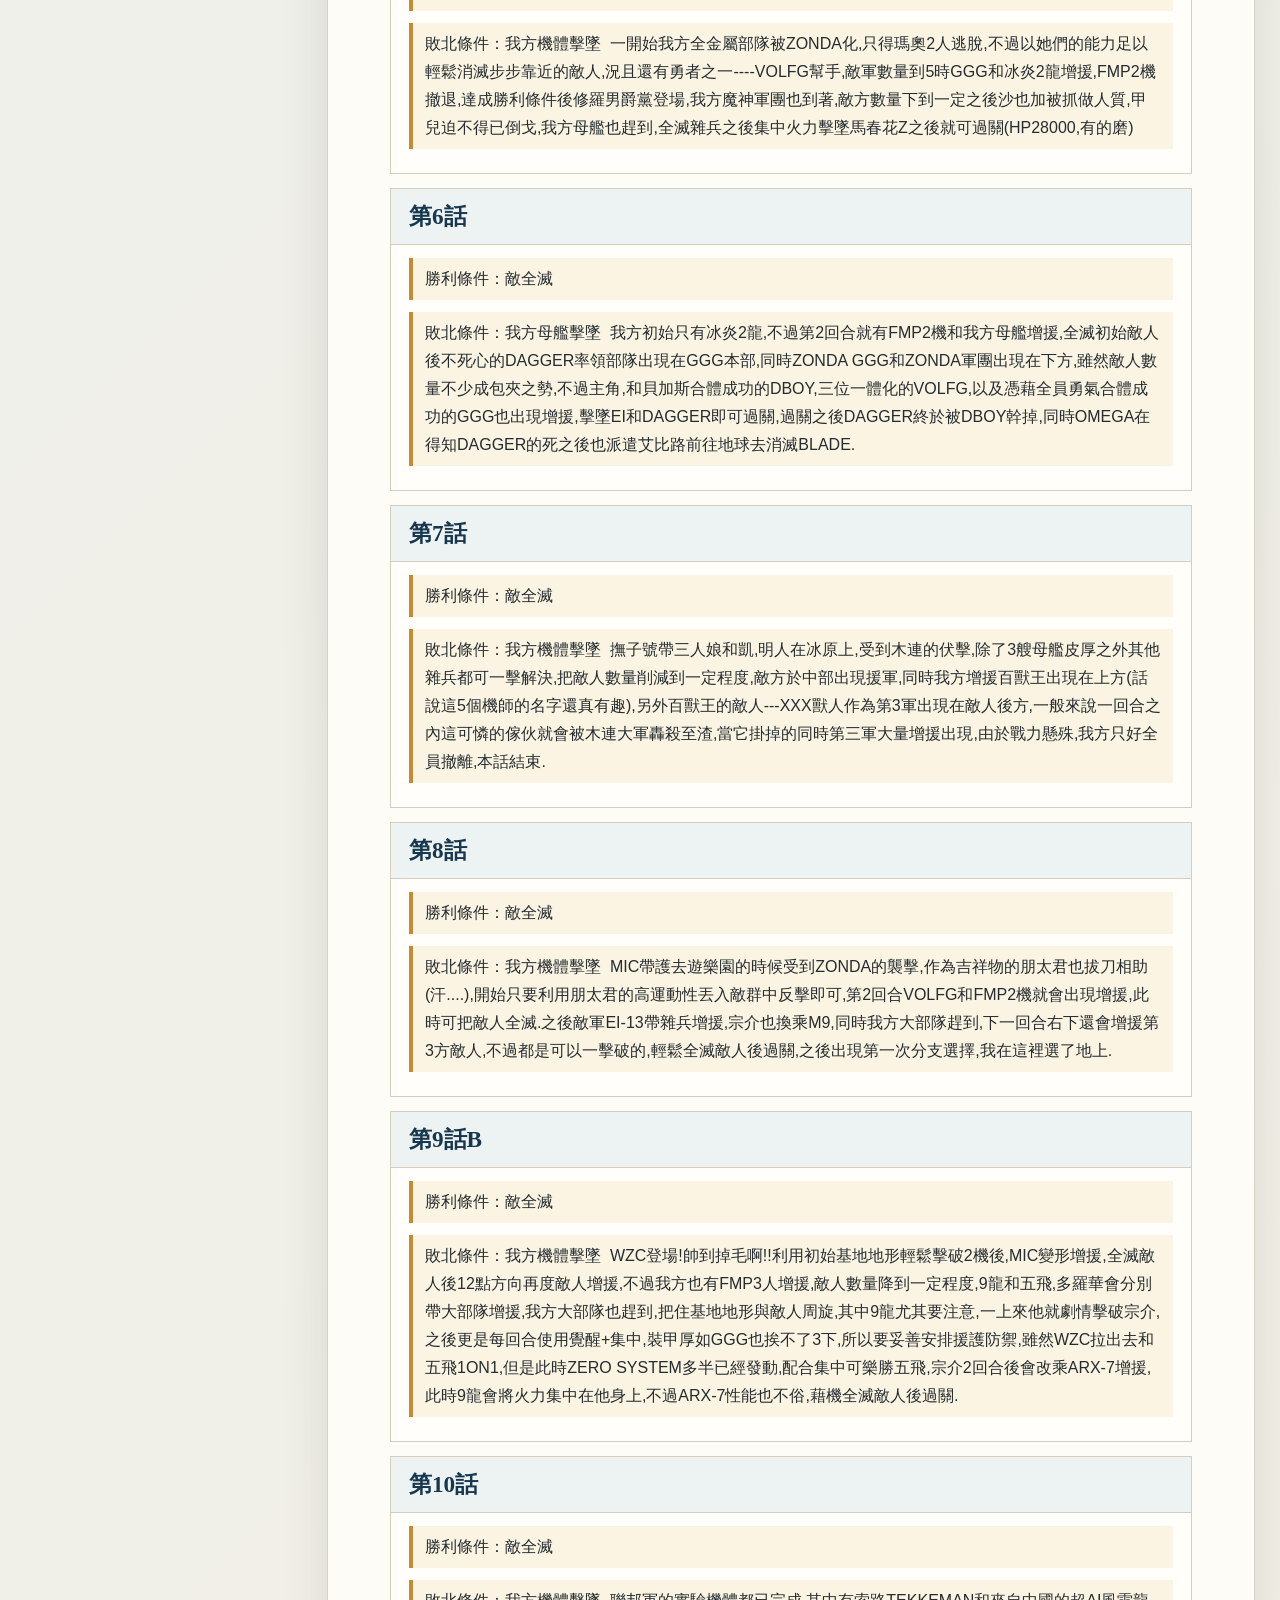
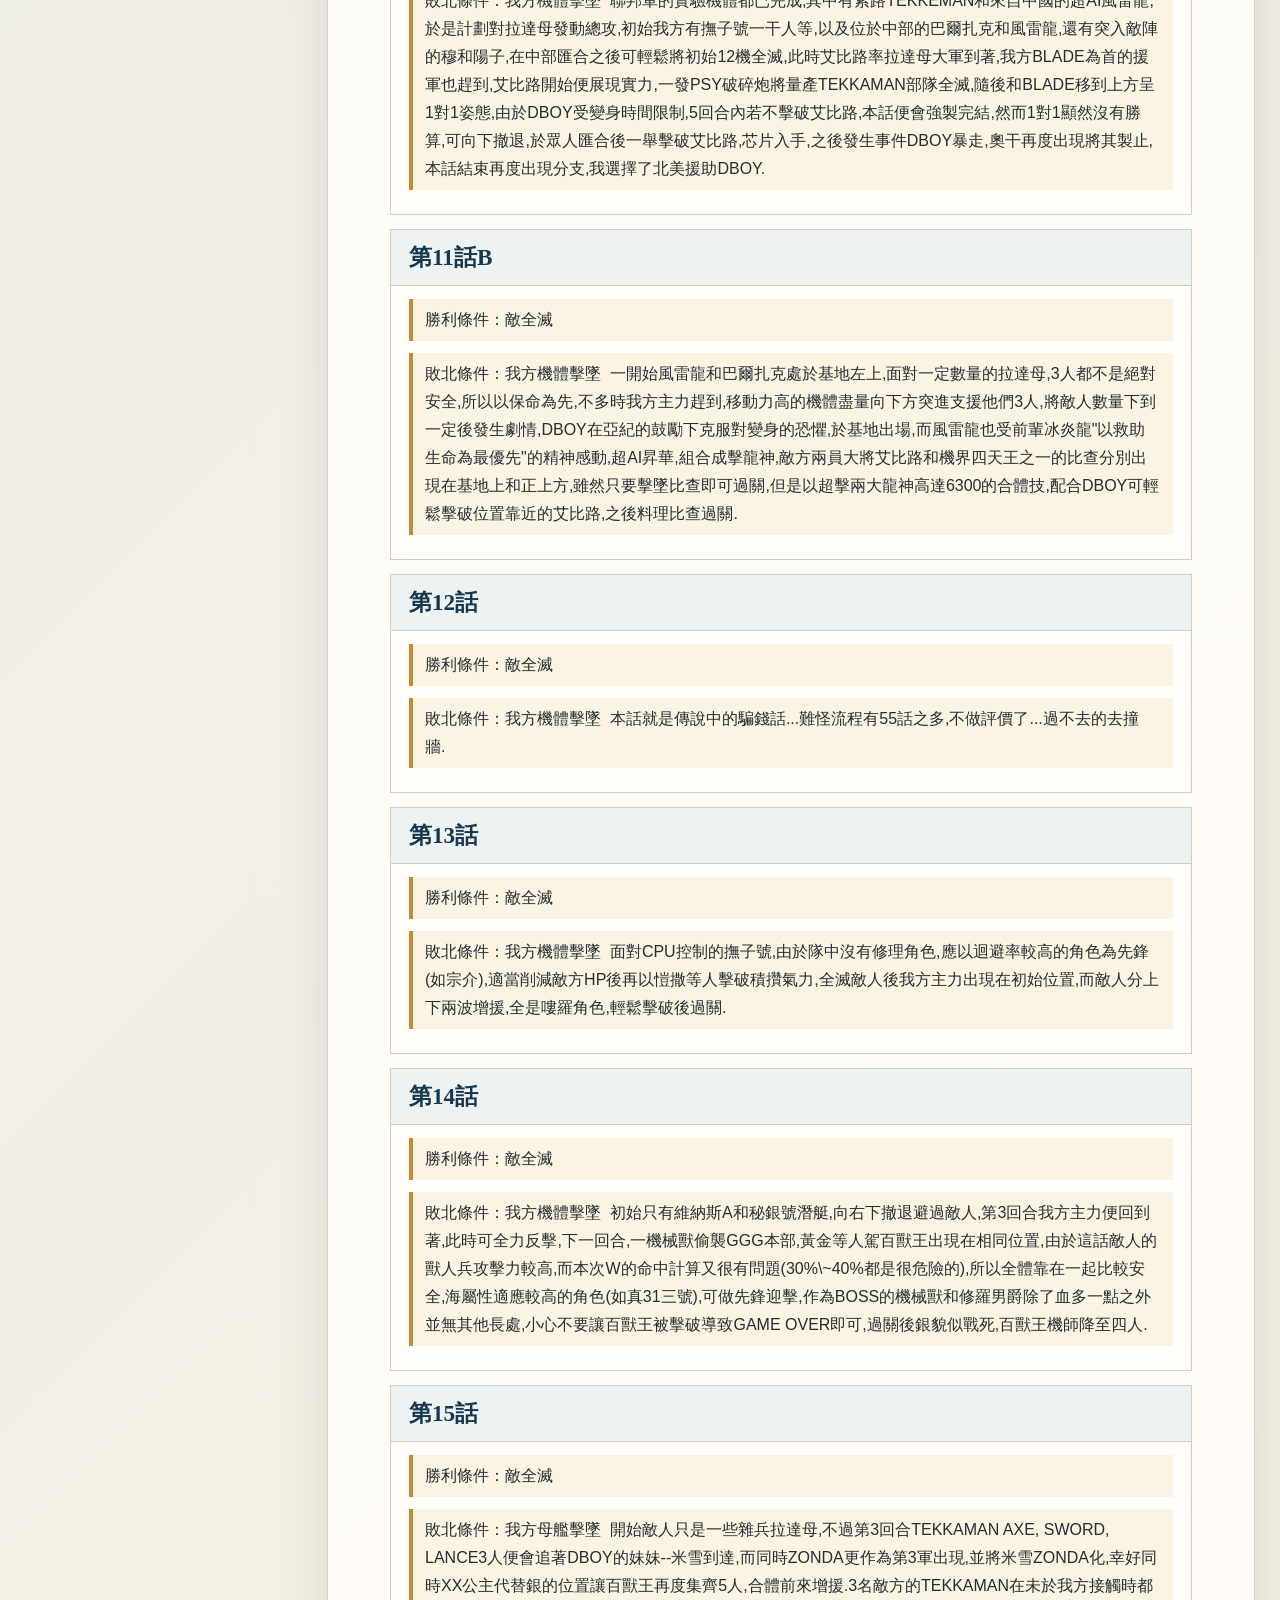
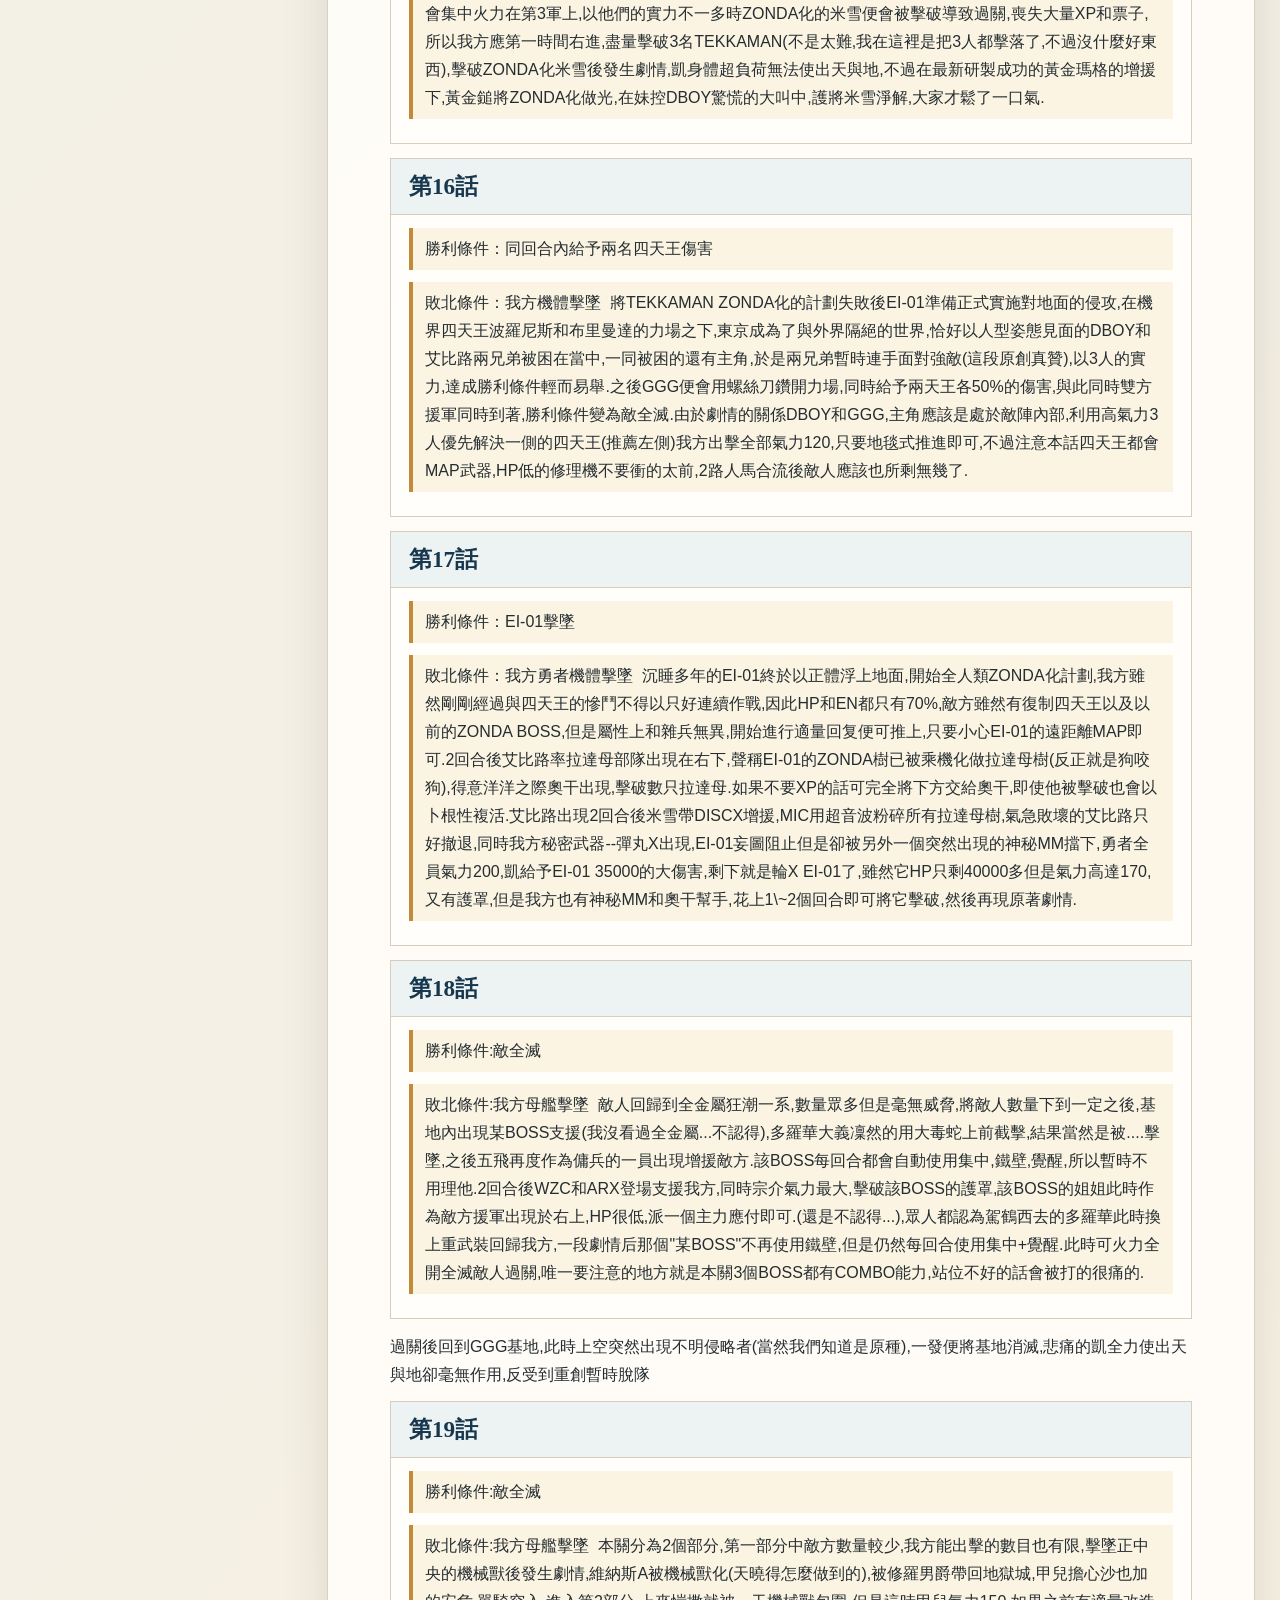
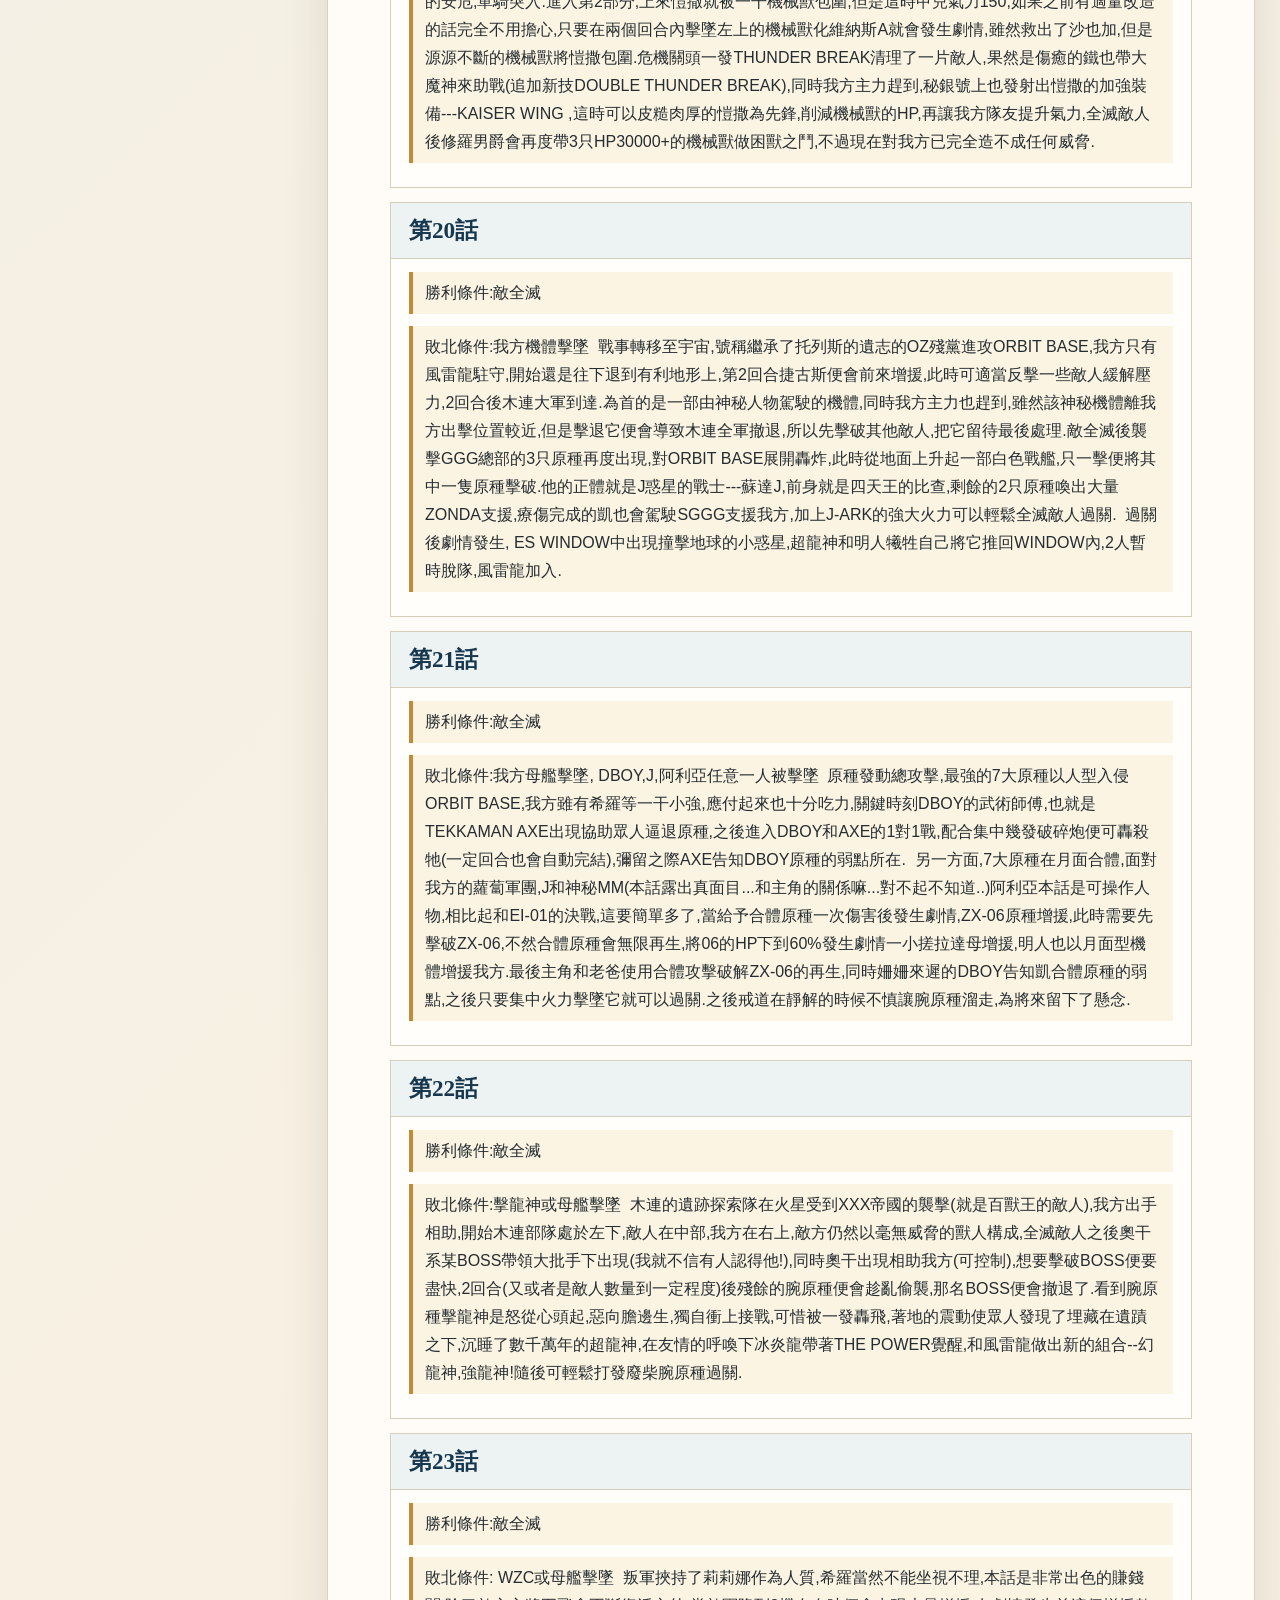
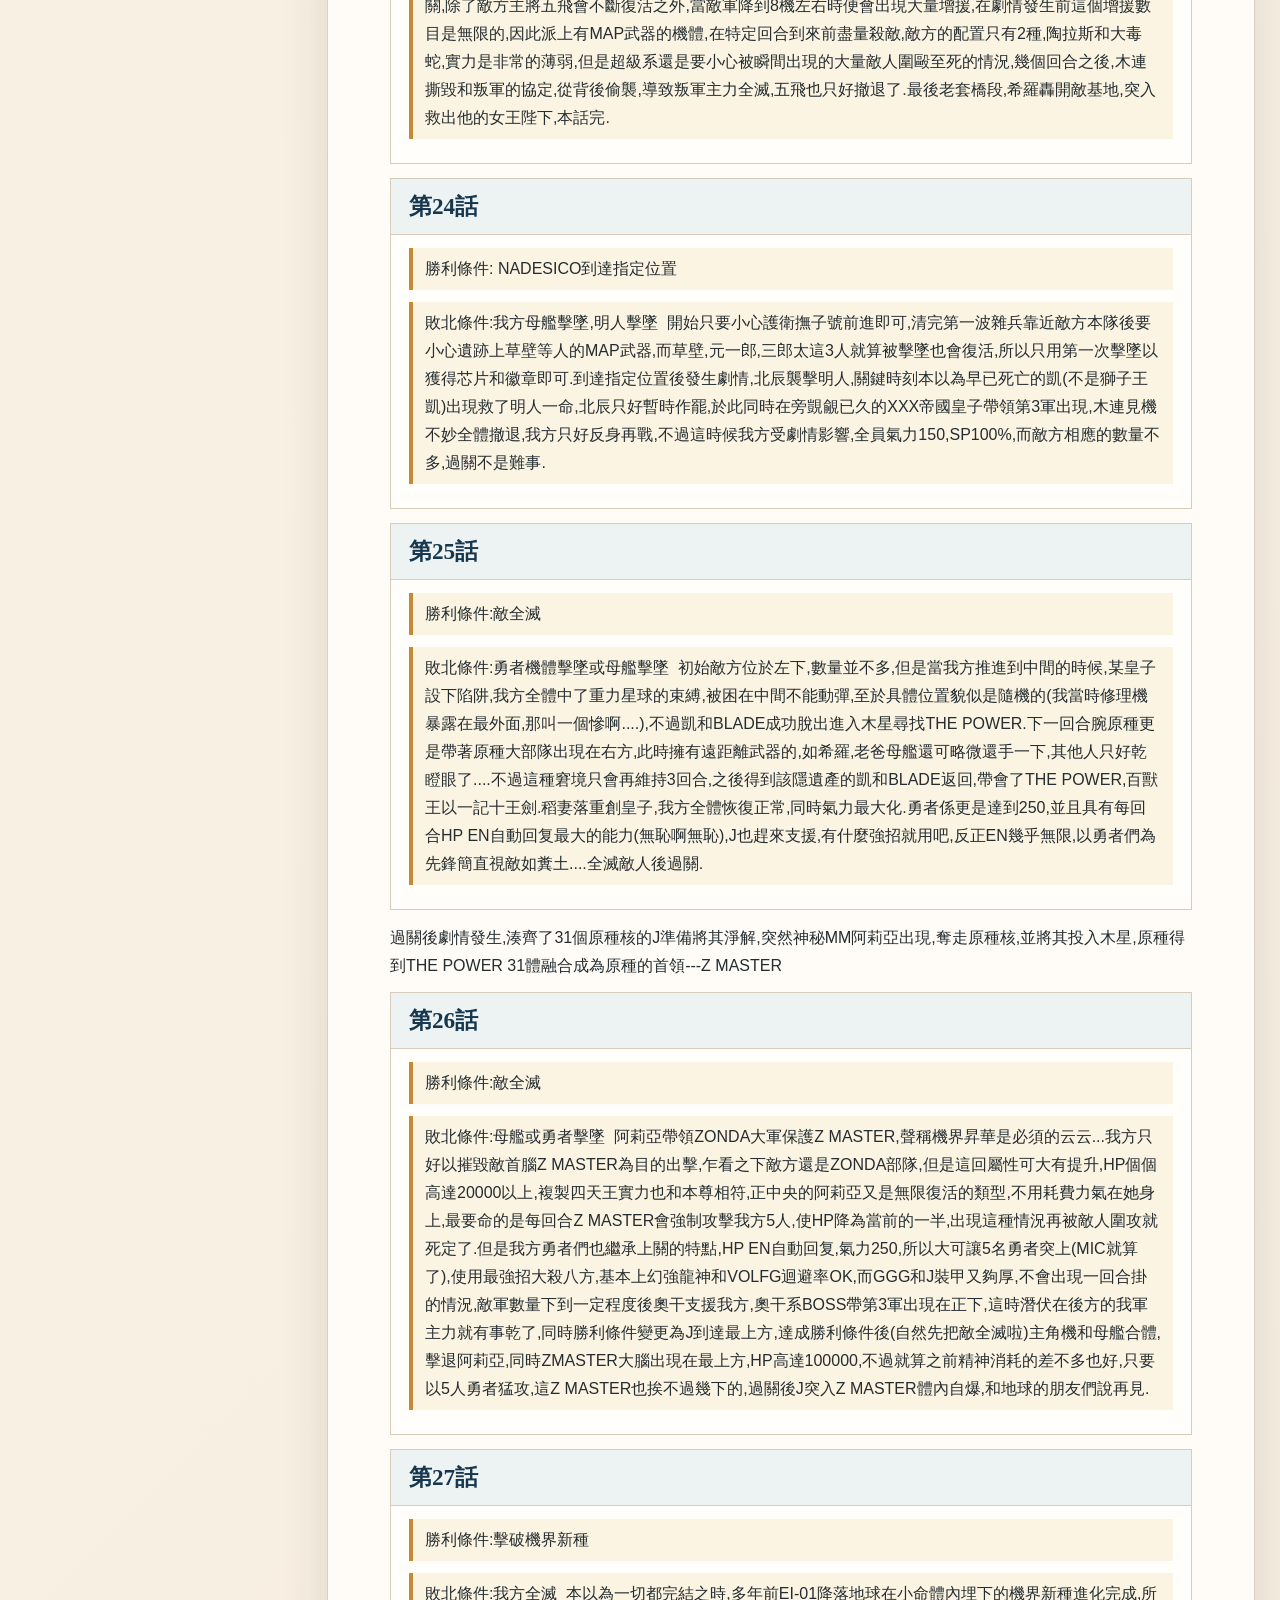
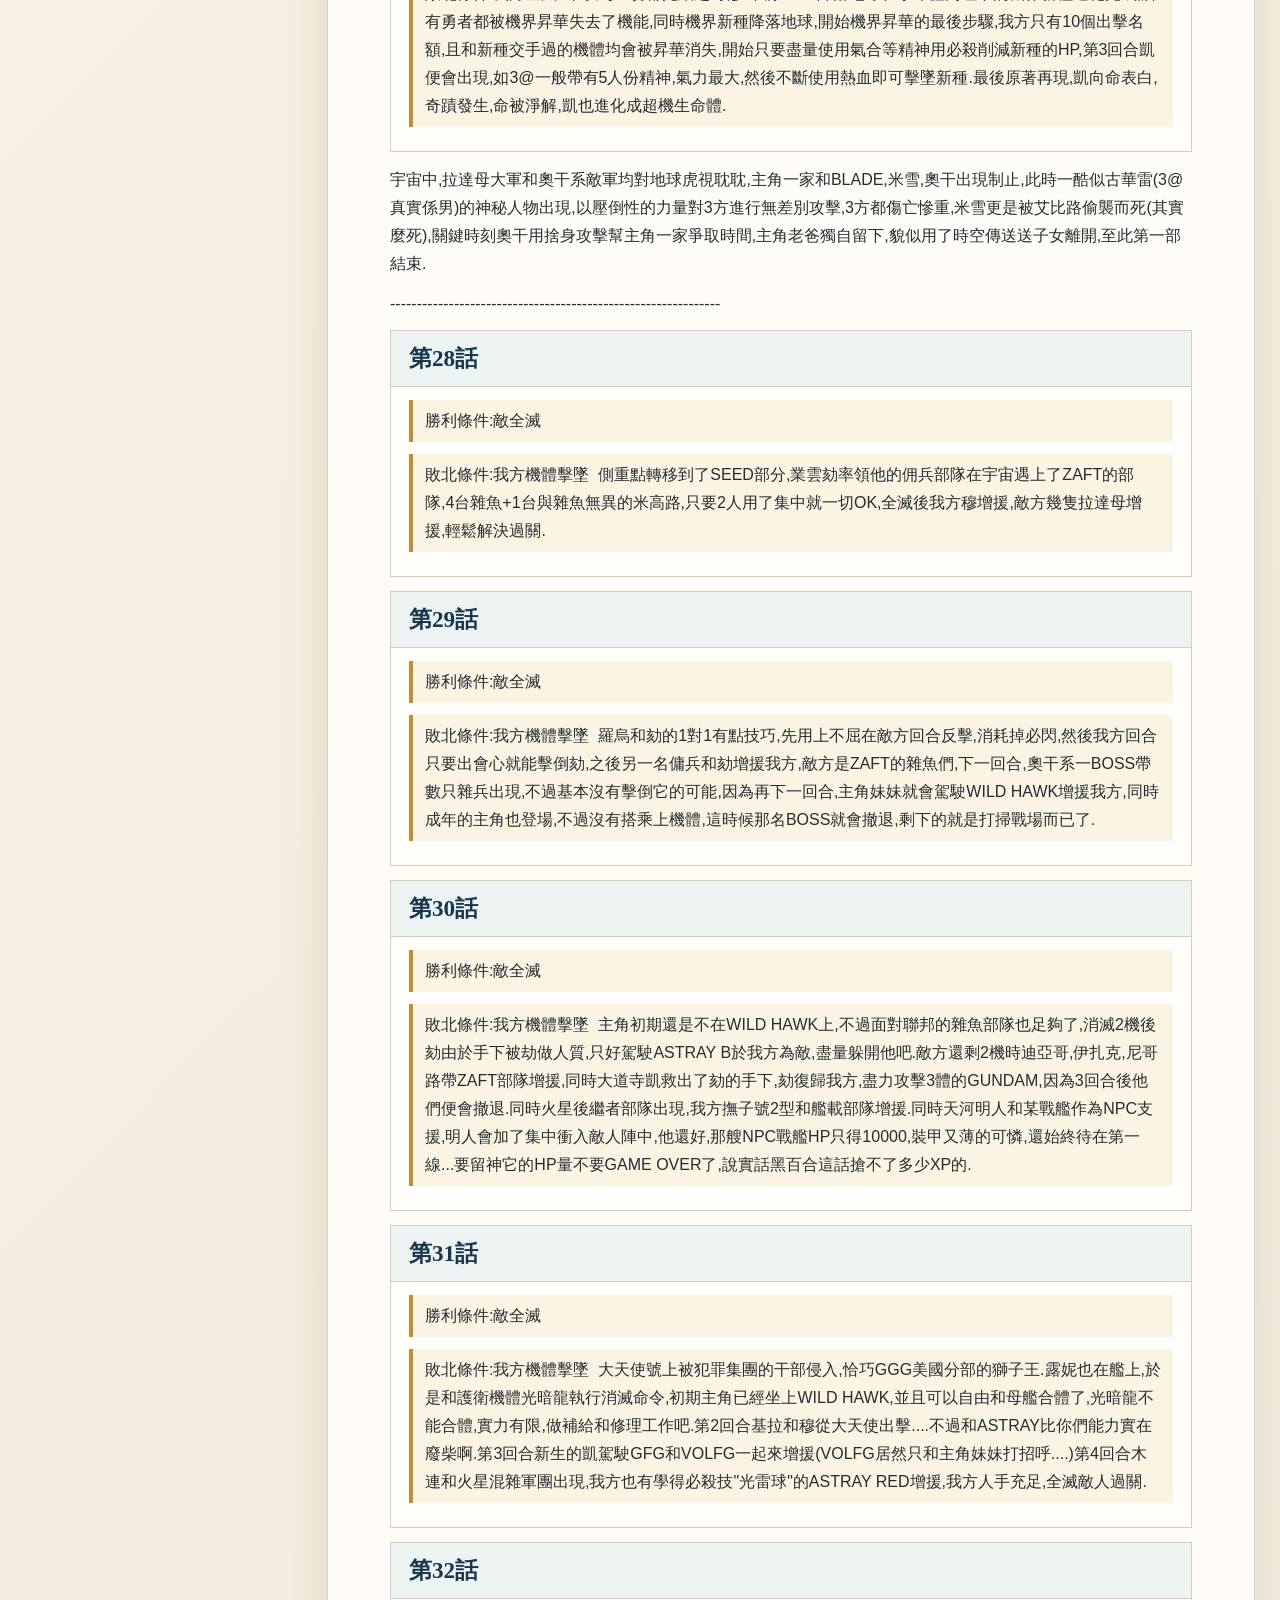
<file: guides/super-robot-w.html>
<!doctype html>
<html lang="zh-Hant">
<head><meta charset="utf-8"><meta name="viewport" content="width=device-width, initial-scale=1"><meta name="description" content="A Super Robot Wars W guide covering money and SP bugs, hidden units, inheritance, second playthrough features, and episode walkthroughs."><title>DS - スーパーロボット大戦 W - Guide</title><style>:root { color-scheme: light; --ink:#252d31; --muted:#68757b; --paper:#fffdf8; --cream:#f3ecdf; --line:#d8cdbd; --navy:#244c68; --navy-dark:#17374e; --rust:#a44934; --gold:#c38b37; --shadow:0 18px 45px rgba(45,42,34,.12); }
* { box-sizing:border-box; } html { scroll-behavior:smooth; }
body { margin:0; color:var(--ink); background:linear-gradient(135deg,#e6eff0,#f8f0e2 52%,#eee3d9); font-family:"Avenir Next","Hiragino Sans","Yu Gothic",sans-serif; line-height:1.75; }
.page { display:grid; grid-template-columns:minmax(215px,270px) minmax(0,940px); gap:32px; max-width:1280px; margin:auto; padding:34px 25px 70px; }
aside { position:sticky; top:24px; align-self:start; } .nav-card,main { background:rgba(255,253,248,.96); border:1px solid rgba(216,205,189,.9); box-shadow:var(--shadow); }
.nav-card { padding:21px 19px; border-top:5px solid var(--rust); } .nav-card strong { display:block; color:var(--navy-dark); font-family:Georgia,"Hiragino Mincho ProN",serif; font-size:1.08rem; margin-bottom:10px; }
nav a { display:block; color:var(--navy); font-size:.9rem; line-height:1.45; padding:7px 0; text-decoration:none; } nav a:hover { color:var(--rust); }
main { min-width:0; padding:clamp(25px,5vw,62px); } h1,h2,h3,h4 { color:var(--navy-dark); font-family:Georgia,"Hiragino Mincho ProN",serif; line-height:1.25; scroll-margin-top:20px; }
h1 { font-size:clamp(2rem,5vw,3.8rem); margin:0 0 10px; } .intro { color:var(--muted); font-size:1.05rem; margin:0 0 2.6em; } h2 { border-top:2px solid var(--gold); font-size:1.85rem; margin:2.7em 0 1em; padding-top:16px; } h2:first-of-type { margin-top:0; } h3 { font-size:1.45rem; margin:1.7em 0 .7em; } h4 { color:var(--navy); font-size:1.12rem; margin:1.5em 0 .4em; }
p { margin:.75em 0; } em { color:var(--rust); } code { background:var(--cream); border:1px solid var(--line); padding:.08em .28em; } .episode { border:1px solid var(--line); background:#fffefa; margin:0 0 14px; padding:0 18px 12px; } .episode h3 { background:#edf3f3; border-bottom:1px solid var(--line); margin:0 -18px 13px; padding:13px 18px; }
.condition { border-left:4px solid var(--gold); background:#fbf4e2; padding:7px 12px; } .spec { color:var(--navy); background:#f1f5f2; border-left:4px solid var(--navy); padding:7px 12px; }
@media (max-width:760px) { .page { display:block; padding:14px 10px 42px; } aside { position:static; margin-bottom:14px; } .nav-card { padding:15px 17px; } nav { display:grid; grid-template-columns:repeat(2,minmax(0,1fr)); gap:0 14px; } main { padding:25px 17px 45px; } h2 { font-size:1.6rem; } }
</style></head>
<body><div class="page"><aside><div class="nav-card"><strong>Guide sections</strong><nav><a href="#bug-and-farming-tips">Bug and farming tips</a><a href="#隱藏機體">Hidden units</a><a href="#改造繼承">改造繼承</a><a href="#2周目要素">2周目要素</a><a href="#第1話">Episode walkthrough</a></nav></div></aside><main><h1>DS - スーパーロボット大戦 W</h1><p class="intro">攻略參考：BUG、隱藏機體、改造繼承、二周目要素與全劇情流程</p><h2 id="bug-and-farming-tips">Bug and farming tips</h2>
<p>在選擇出擊畫面按ｘ鈕會回到改造畫面，此時進入商店賣裝備，然後全滅。如此一來賣掉的裝備會復原，但資金仍舊保留。換句話說，利用此ＢＵＧ，一架敵機都不用打就可以輕鬆賺進百萬以上。第二輪以後更可以利用購買零件→販賣的方式錢滾錢。</p>
<p>１１話痛扁あしゅら男爵；２６話凌辱アリア的時代已經宣告終結！ 如今是全滅洗錢的時候了！ジーク．ジオン！ 攻擊力５倍： 第二輪以後，主角機限定。且必須將主角精神修改為有〔魂〕。等到可進行合體後，選擇〔精神〕，在主角的〔魂〕按下Ｙ鍵，再按Ｒ移到アカネ或アリア的〔熱血〕按Ｙ，再按Ａ鈕確定。如此就可以同時放熱血和魂。（按Ｘ鈕可進入精神指令一覽）</p>
<h4>ＳＰ暴增：</h4>
<h4>攻擊力５倍ＢＵＧ的延伸，ゴライオン、ボスボロット以及第二輪以後的主角機限定（如果有找到其他機組，還請補足）。多人駕駛的機組如果同時有不同駕駛持有〔熱血＆魂〕或者〔根性＆ド根性〕時，同時按Ｙ登錄這兩個精神，再按Ｙ取消→登錄→取消（連打Ｙ鈕就對了），另一個駕駛的ＳＰ就會不斷恢復，甚至超過最大ＳＰ。不過就算超過最大ＳＰ也沒什麼意義，頂多用來恢復ＳＰ罷了。</h4>
<h4>主角機無限行動＆６人ＳＰ無限：</h4>
<p>不利用ＳＰ暴增ＢＵＧ就可以無限次行動！同樣第二輪限定。首先將主角精神修改為有〔覺醒〕，並購買４個〔Ｐ．Ａ．Ｓ．Ｆ．Ｕ〕。換乘ヴァルザカード後裝備４個〔Ｐ．Ａ．Ｓ．Ｆ．Ｕ〕，如此走一格就可以恢復４點ＳＰ。接著讓主角放〔覺醒〕、ホリス放〔加速〕，移動至少８格以上（恢復３２點ＳＰ）。再來讓アリア放〔覺醒〕、ホリス放〔加速〕，再恢復３２點ＳＰ。如此主角ＳＰ又恢復到最大值，不斷進行主角→アリア放〔覺醒〕的輪迴。當然同時其他人ＳＰ也會恢復。 ---</p>
<h2 id="隱藏機體">隱藏機體</h2>
<h3>已經確認的隱藏機體</h3>
<p>イザーク&amp;デュエルAS 43話後選擇\<code>[火星後繼者を追う\]</code>既SEED路線,之後45話用ディアッカ先與イザーク交戰一次然後說得 然後50話之前的路線選擇\<code>[ザフトを止める\]</code>,51話結束後可以入手</p>
<p class="spec">パワードレッド(赤い一擊) ASTARY RED POWER追加武器 50話分支選擇\<code>[ザフトを止める\]</code>,在51話的時候由ロウ對リジェネレイト進行最後一擊引發原作劇情,過關後追加武器\<code>[赤い一擊\]</code> \*注: 51話羅出擊時必須使用POWER裝備,使用其他裝備則不會引發劇情 ------------------------- 氣力 130 EN 100 威力 7650(15改) 射程 1 命中 \+30 地形 空A路A海B宇A CT補正 \+35% 無效化 障壁類 屬性 格鬥,移動後攻擊 特殊效果 沒有 -------------------------</p>
<p>ボン太くん</p>
<section class="episode" id="第8話波太君最初登場的時候初期配置所有敵人由波太君擊墜-之後在46話可以入手-有人說可能需要所有和fmp相關的boss全部由宗介擊墜-實際上我只用宗介去打高龍-蓋茨基本沒理他-最後也入手了-"><h3>第8話波太君最初登場的時候初期配置所有敵人由波太君擊墜,之後在46話可以入手(有人說可能需要所有和FMP相關的BOSS全部由宗介擊墜,實際上我只用宗介去打高龍,蓋茨基本沒理他....最後也入手了)</h3>
<p>\*可能與宗介擊墜數有關</p>
</section>
<h4>テッカマンレイピア (美雪)</h4>
<p>50話之前的分支選擇\<code>[ラダムを倒す\]</code>,在52話中以援軍身份加入</p>
<h4>エステバリスⅡアカツキ&amp;アルストロメリア</h4>
<p>37話前分支選擇\<code>[かなめ達って追オーブへ\]</code> 44話前分支選擇\<code>[火星後繼者を追う\]</code>,46話入手</p>
<p>月辰元一郎 44話前選擇\<code>[火星の後繼者を追う\]</code>分支，46話入手</p>
<p>幻龍神&amp;強龍神 49話的時候讓4龍分別出擊,過關後合體可能(那關4龍不是強製出擊,所以要自己選擇)</p>
<h2 id="隱藏機體-2">隱藏機體</h2>
<h3>已經確認的隱藏機體</h3>
<p>イザーク&amp;デュエルAS 43話後選擇\<code>[火星後繼者を追う\]</code>既SEED路線,之後45話用ディアッカ先與イザーク交戰一次然後說得 然後50話之前的路線選擇\<code>[ザフトを止める\]</code>,51話結束後可以入手</p>
<p class="spec">パワードレッド(赤い一擊) ASTARY RED POWER追加武器 50話分支選擇\<code>[ザフトを止める\]</code>,在51話的時候由ロウ對リジェネレイト進行最後一擊引發原作劇情,過關後追加武器\<code>[赤い一擊\]</code> \*注: 51話羅出擊時必須使用POWER裝備,使用其他裝備則不會引發劇情 ------------------------- 氣力 130 EN 100 威力 7650(15改) 射程 1 命中 \+30 地形 空A路A海B宇A CT補正 \+35% 無效化 障壁類 屬性 格鬥,移動後攻擊 特殊效果 沒有 -------------------------</p>
<p>ボン太くん 波太強製出場的關卡由波太擊落大部分敵機 46話後入手 \*可能與宗介擊墜FMP相關BOSS有關</p>
<h4>テッカマンレイピア (美雪)</h4>
<p>50話之前的分支選擇\<code>[ラダムを倒す\]</code>,在52話中以援軍身份加入</p>
<h4>エステバリスⅡアカツキ&amp;アルストロメリア</h4>
<p>37話前分支選擇\<code>[かなめ達って追オーブへ\]</code> 44話前分支選擇\<code>[火星後繼者を追う\]</code>,46話入手</p>
<p>月臣元一郎 公共路線中每次都將元一郎擊落 44話前選擇\<code>[火星の後繼者を追う\]</code>分支，46話入手</p>
<p>幻龍神&amp;強龍神 49話的時候讓4龍分別出擊,過關後合體可能(那關4龍不是強製出擊,所以要自己選擇)</p>
<h4>カナード&amp;ハイペリオン</h4>
<p>44話前支線選擇\<code>[月·地球間の警 戒\]</code> 50話前支線選擇\<code>[プラントで戰鬥止める\]</code> 51話中カナード作為第三方勢力登場增援,在HP 50%下後用基拉與之戰鬥,並且由ブレア(X ASTARY)與之戰鬥將其擊落,52話加入 \*流程不太準確或者可以簡化,如果有其他情況拿到的話回個貼寫下,謝謝</p>
<h4>ニコル&amp;ブリッツ</h4>
<p>35話不能引發將バルトフェルド擊墜的劇情(其他任意一人在劇情發生前擊墜他都可以)並且在共同路線中每次都將ニコル擊墜 之後分支選擇\<code>[かなめ達って追オーブへ\]</code>,42話中使用基拉說得阿斯蘭,過關後加入</p>
<h4>リーブ型ソリッドアーマー</h4>
<p>和陽子相關的關卡初期敵配置全部由陽子擊落(即關卡開始的時候陽子處於強製出擊或已出擊狀態的情況)</p>
<h4>ストライクIWSP</h4>
<p>35話不能引發將バルトフェルド擊墜的劇情(其他任意一人在劇情發生前擊墜他都可以) 46話前,卡嘉莉+基拉+阿斯蘭+穆的擊墜\&gt;100 46話自動換裝入手</p>
<h4>エドワード・ハレルソン&amp;ソードカラミティガンダム(巨劍瘟神高達)</h4>
<p>42話中不要擊落艾德,等待ロウ的增援,增援後用ロウ說得エドワード 50話前支線選擇\<code>[プラントで戰鬥止める\]</code> 50話中再次用ロウ說得エドワード後入手</p>
<h4>ライトニングストライカー</h4>
<p>35話不能引發將バルトフェルド擊墜的劇情(其他任意一人在劇情發生前擊墜他都可以) 45話前穆的擊墜在50以上 45話クルーゼ由穆擊破 46話自動換裝入手</p>
<h3>未確定要素</h3>
<h4>マジンガーZ</h4>
<p>37話前分支選擇\<code>[パリに行く\]</code>,接下來的戰鬥中用凱撒將暗黑大將軍擊落即可</p>
<p>ダイマジン</p>
<p>ダイテツジン</p>
<p>ゴライオン(武裝追加)</p>
<h2 id="改造繼承">改造繼承</h2>
<h4>アストレイレッドフレーム</h4>
<p>↓ アストレイブルーフレーム 劾專用ジン イライジャ專用ジン ドレッドノート ハイペリオン</p>
<h4>フリーダム</h4>
<p>↓ ジャスティス バスター デュエルAS ブリッツ</p>
<h4>ストライク</h4>
<p>↓ ストライクルージュ</p>
<h4>ARX-7 アーバレスト</h4>
<p>↓ ファルケ ボン太くん　(劇情出現的量產型波太同樣繼承改造) M9ガーンズバック（二周目開局是宗介換機體前強製出擊的M9）</p>
<h4>テッカマンブレード</h4>
<p>↓ テッカマンアキ テッカマンデッド テッカマンエビル（劇情參戰時） テッカマンレイピア</p>
<h4>ブルーアース</h4>
<p>↓ ソルテッカマン2號機 ソルテッカマン1號機改</p>
<h4>ウイングガンダムゼロ</h4>
<p>↓ アルトロンガンダム</p>
<h4>エステバリスアキト</h4>
<p>↓ エステバリスガイ アルストロメリア ブラックサレナ</p>
<h4>ガオガイガー</h4>
<p>↓ Jアーク</p>
<h4>超龍神 擊龍神　(兩部機體共享改造)</h4>
<p>↓ 天龍神</p>
<h4>マジンカイザー</h4>
<p>↓ マジンガーZ</p>
<h4>ナデシコ(第一章)</h4>
<p>↓ ナデシコB ナデシコC ナデシコ(第2章回歸時)</p>
<h2 id="2周目要素">2周目要素</h2>
<p>1.繼承所有剩餘資金,強化部件及SKILL不繼承,自用賣掉轉為金錢繼承 2.繼承未使用及已使用的BP 3.繼承已經學過的SKILL 4.所有改造段數繼承 5.部分關卡劇情發生變化 6.SHOP裡可以買到新的機體 7.2周目初期可以選擇主角精神 8.4周目之後全部作品可改造20段 ---</p>
<section class="episode" id="第1話"><h3>第1話</h3>
<p class="condition">勝利條件：敵全滅  </p>
<p class="condition">敗北條件：我方機體擊墜  上來只有大叔母艦和正太主角,不過性能都很強勁,主角用了集中之後就可入無人之境,母艦再輔以遠程火力,初始敵人很快便可全滅,不過敵人會再度增援6台,這時我方增援也出現,死神和沙漠,打掃戰場後神秘的奧干出現, (迪奧幾乎誤以為是TEKKAMAN BLADE...難道延續J的劇情?)秒了敵人後甩下狠話離開,本話結束,迪奧和卡多魯加入. </p>
</section>
<section class="episode" id="第2話"><h3>第2話</h3>
<p class="condition">勝利條件：敵全滅  </p>
<p class="condition">敗北條件：我方機體擊墜  DBOY登場,同時少不了跟班的亞紀,利用BLADE的高迴避率輕鬆解決一干拉達姆,這時大量拉達姆增援,但是奧干再來,一發MAP秒掉一片,同時DBOY由於變身時間的制限只能再戰5回合,失敗條件追加,同時上方出現奧干系雜兵些許,大叔母艦趕到, 5回合內結束戰鬥綽綽有餘,過關DBOY等加入,奧干再度離開. </p>
</section>
<section class="episode" id="第3話"><h3>第3話</h3>
<p class="condition">勝利條件：敵全滅  </p>
<p class="condition">敗北條件：我方機體擊墜  NADESICO出場,明人和凱自然是保鏢,以聯邦軍的立場穆不得不率領一干雜兵圍剿他們,不過穆初始距離很遠,雜兵太弱,完全不在話下,敵方回合三人娘增援,因為能量力場的關係盡量向撫子號靠近,敵方只剩7台時木連機體增援,同時聯邦撤退,我方母艦趕到,又是以強凌弱...敵方剩5台時穆為了證明自己是被上級逼的還會出來增援一下,不過基本無他用武之地了,解決掉幾艘除了皮厚什麼都沒有的木連艦後過關.主角一家巧妙的&quot;擊落&quot;了撫子號,讓他們暫時隱藏起來. </p>
</section>
<section class="episode" id="第4話"><h3>第4話</h3>
<p class="condition">勝利條件：敵全滅  </p>
<p class="condition">敗北條件：我方機體擊墜  一開始只得諾亞路和亞紀,保命為先向上撤退,第2回合諾因和美劍增援,注意諾因是有修理能力的,3人合力擊墜敵4機後發生事件, TEKKAMAN DAGGER帶12只拉達母出現,同時DBOY和母艦增援,勝利條件變更為擊墜DAGGER,當然為了票子和XP,也要全滅那些添頭了...壓根就沒有難點. </p>
</section>
<section class="episode" id="第5話"><h3>第5話</h3>
<p class="condition">勝利條件：EI-02擊墜  </p>
<p class="condition">敗北條件：我方機體擊墜  一開始我方全金屬部隊被ZONDA化,只得瑪奧2人逃脫,不過以她們的能力足以輕鬆消滅步步靠近的敵人,況且還有勇者之一----VOLFG幫手,敵軍數量到5時GGG和冰炎2龍增援,FMP2機撤退,達成勝利條件後修羅男爵黨登場,我方魔神軍團也到著,敵方數量下到一定之後沙也加被抓做人質,甲兒迫不得已倒戈,我方母艦也趕到,全滅雜兵之後集中火力擊墜馬春花Z之後就可過關(HP28000,有的磨) </p>
</section>
<section class="episode" id="第6話"><h3>第6話</h3>
<p class="condition">勝利條件：敵全滅  </p>
<p class="condition">敗北條件：我方母艦擊墜  我方初始只有冰炎2龍,不過第2回合就有FMP2機和我方母艦增援,全滅初始敵人後不死心的DAGGER率領部隊出現在GGG本部,同時ZONDA GGG和ZONDA軍團出現在下方,雖然敵人數量不少成包夾之勢,不過主角,和貝加斯合體成功的DBOY,三位一體化的VOLFG,以及憑藉全員勇氣合體成功的GGG也出現增援,擊墜EI和DAGGER即可過關,過關之後DAGGER終於被DBOY幹掉,同時OMEGA在得知DAGGER的死之後也派遣艾比路前往地球去消滅BLADE. </p>
</section>
<section class="episode" id="第7話"><h3>第7話</h3>
<p class="condition">勝利條件：敵全滅  </p>
<p class="condition">敗北條件：我方機體擊墜  撫子號帶三人娘和凱,明人在冰原上,受到木連的伏擊,除了3艘母艦皮厚之外其他雜兵都可一擊解決,把敵人數量削減到一定程度,敵方於中部出現援軍,同時我方增援百獸王出現在上方(話說這5個機師的名字還真有趣),另外百獸王的敵人---XXX獸人作為第3軍出現在敵人後方,一般來說一回合之內這可憐的傢伙就會被木連大軍轟殺至渣,當它掛掉的同時第三軍大量增援出現,由於戰力懸殊,我方只好全員撤離,本話結束. </p>
</section>
<section class="episode" id="第8話"><h3>第8話</h3>
<p class="condition">勝利條件：敵全滅  </p>
<p class="condition">敗北條件：我方機體擊墜  MIC帶護去遊樂園的時候受到ZONDA的襲擊,作為吉祥物的朋太君也拔刀相助(汗....),開始只要利用朋太君的高運動性丟入敵群中反擊即可,第2回合VOLFG和FMP2機就會出現增援,此時可把敵人全滅.之後敵軍EI-13帶雜兵增援,宗介也換乘M9,同時我方大部隊趕到,下一回合右下還會增援第3方敵人,不過都是可以一擊破的,輕鬆全滅敵人後過關,之後出現第一次分支選擇,我在這裡選了地上. </p>
</section>
<section class="episode" id="第9話b"><h3>第9話B</h3>
<p class="condition">勝利條件：敵全滅  </p>
<p class="condition">敗北條件：我方機體擊墜  WZC登場!帥到掉毛啊!!利用初始基地地形輕鬆擊破2機後,MIC變形增援,全滅敵人後12點方向再度敵人增援,不過我方也有FMP3人增援,敵人數量降到一定程度,9龍和五飛,多羅華會分別帶大部隊增援,我方大部隊也趕到,把住基地地形與敵人周旋,其中9龍尤其要注意,一上來他就劇情擊破宗介,之後更是每回合使用覺醒+集中,裝甲厚如GGG也挨不了3下,所以要妥善安排援護防禦,雖然WZC拉出去和五飛1ON1,但是此時ZERO SYSTEM多半已經發動,配合集中可樂勝五飛,宗介2回合後會改乘ARX-7增援,此時9龍會將火力集中在他身上,不過ARX-7性能也不俗,藉機全滅敵人後過關. </p>
</section>
<section class="episode" id="第10話"><h3>第10話</h3>
<p class="condition">勝利條件：敵全滅  </p>
<p class="condition">敗北條件：我方機體擊墜  聯邦軍的實驗機體都已完成,其中有索路TEKKEMAN和來自中國的超AI風雷龍,於是計劃對拉達母發動總攻,初始我方有撫子號一干人等,以及位於中部的巴爾扎克和風雷龍,還有突入敵陣的穆和陽子,在中部匯合之後可輕鬆將初始12機全滅,此時艾比路率拉達母大軍到著,我方BLADE為首的援軍也趕到,艾比路開始便展現實力,一發PSY破碎炮將量產TEKKAMAN部隊全滅,隨後和BLADE移到上方呈1對1姿態,由於DBOY受變身時間限制,5回合內若不擊破艾比路,本話便會強製完結,然而1對1顯然沒有勝算,可向下撤退,於眾人匯合後一舉擊破艾比路,芯片入手,之後發生事件DBOY暴走,奧干再度出現將其製止,本話結束再度出現分支,我選擇了北美援助DBOY.</p>
</section>
<section class="episode" id="第11話b"><h3>第11話B</h3>
<p class="condition">勝利條件：敵全滅  </p>
<p class="condition">敗北條件：我方機體擊墜  一開始風雷龍和巴爾扎克處於基地左上,面對一定數量的拉達母,3人都不是絕對安全,所以以保命為先,不多時我方主力趕到,移動力高的機體盡量向下方突進支援他們3人,將敵人數量下到一定後發生劇情,DBOY在亞紀的鼓勵下克服對變身的恐懼,於基地出場,而風雷龍也受前輩冰炎龍&quot;以救助生命為最優先&quot;的精神感動,超AI昇華,組合成擊龍神,敵方兩員大將艾比路和機界四天王之一的比查分別出現在基地上和正上方,雖然只要擊墜比查即可過關,但是以超擊兩大龍神高達6300的合體技,配合DBOY可輕鬆擊破位置靠近的艾比路,之後料理比查過關. </p>
</section>
<section class="episode" id="第12話"><h3>第12話</h3>
<p class="condition">勝利條件：敵全滅  </p>
<p class="condition">敗北條件：我方機體擊墜  本話就是傳說中的騙錢話...難怪流程有55話之多,不做評價了...過不去的去撞牆. </p>
</section>
<section class="episode" id="第13話"><h3>第13話</h3>
<p class="condition">勝利條件：敵全滅  </p>
<p class="condition">敗北條件：我方機體擊墜  面對CPU控制的撫子號,由於隊中沒有修理角色,應以迴避率較高的角色為先鋒(如宗介),適當削減敵方HP後再以愷撒等人擊破積攢氣力,全滅敵人後我方主力出現在初始位置,而敵人分上下兩波增援,全是嘍羅角色,輕鬆擊破後過關. </p>
</section>
<section class="episode" id="第14話"><h3>第14話</h3>
<p class="condition">勝利條件：敵全滅  </p>
<p class="condition">敗北條件：我方機體擊墜  初始只有維納斯A和秘銀號潛艇,向右下撤退避過敵人,第3回合我方主力便回到著,此時可全力反擊,下一回合,一機械獸偷襲GGG本部,黃金等人駕百獸王出現在相同位置,由於這話敵人的獸人兵攻擊力較高,而本次W的命中計算又很有問題(30%\~40%都是很危險的),所以全體靠在一起比較安全,海屬性適應較高的角色(如真31三號),可做先鋒迎擊,作為BOSS的機械獸和修羅男爵除了血多一點之外並無其他長處,小心不要讓百獸王被擊破導致GAME OVER即可,過關後銀貌似戰死,百獸王機師降至四人. </p>
</section>
<section class="episode" id="第15話"><h3>第15話</h3>
<p class="condition">勝利條件：敵全滅  </p>
<p class="condition">敗北條件：我方母艦擊墜  開始敵人只是一些雜兵拉達母,不過第3回合TEKKAMAN AXE, SWORD, LANCE3人便會追著DBOY的妹妹--米雪到達,而同時ZONDA更作為第3軍出現,並將米雪ZONDA化,幸好同時XX公主代替銀的位置讓百獸王再度集齊5人,合體前來增援.3名敵方的TEKKAMAN在未於我方接觸時都會集中火力在第3軍上,以他們的實力不一多時ZONDA化的米雪便會被擊破導致過關,喪失大量XP和票子,所以我方應第一時間右進,盡量擊破3名TEKKAMAN(不是太難,我在這裡是把3人都擊落了,不過沒什麼好東西),擊破ZONDA化米雪後發生劇情,凱身體超負荷無法使出天與地,不過在最新研製成功的黃金瑪格的增援下,黃金鎚將ZONDA化做光,在妹控DBOY驚慌的大叫中,護將米雪淨解,大家才鬆了一口氣. </p>
</section>
<section class="episode" id="第16話"><h3>第16話</h3>
<p class="condition">勝利條件：同回合內給予兩名四天王傷害  </p>
<p class="condition">敗北條件：我方機體擊墜  將TEKKAMAN ZONDA化的計劃失敗後EI-01準備正式實施對地面的侵攻,在機界四天王波羅尼斯和布里曼達的力場之下,東京成為了與外界隔絕的世界,恰好以人型姿態見面的DBOY和艾比路兩兄弟被困在當中,一同被困的還有主角,於是兩兄弟暫時連手面對強敵(這段原創真贊),以3人的實力,達成勝利條件輕而易舉.之後GGG便會用螺絲刀鑽開力場,同時給予兩天王各50%的傷害,與此同時雙方援軍同時到著,勝利條件變為敵全滅.由於劇情的關係DBOY和GGG,主角應該是處於敵陣內部,利用高氣力3人優先解決一側的四天王(推薦左側)我方出擊全部氣力120,只要地毯式推進即可,不過注意本話四天王都會MAP武器,HP低的修理機不要衝的太前,2路人馬合流後敵人應該也所剩無幾了. </p>
</section>
<section class="episode" id="第17話"><h3>第17話</h3>
<p class="condition">勝利條件：EI-01擊墜  </p>
<p class="condition">敗北條件：我方勇者機體擊墜  沉睡多年的EI-01終於以正體浮上地面,開始全人類ZONDA化計劃,我方雖然剛剛經過與四天王的慘鬥不得以只好連續作戰,因此HP和EN都只有70%,敵方雖然有復制四天王以及以前的ZONDA BOSS,但是屬性上和雜兵無異,開始進行適量回复便可推上,只要小心EI-01的遠距離MAP即可.2回合後艾比路率拉達母部隊出現在右下,聲稱EI-01的ZONDA樹已被乘機化做拉達母樹(反正就是狗咬狗),得意洋洋之際奧干出現,擊破數只拉達母.如果不要XP的話可完全將下方交給奧干,即使他被擊破也會以卜根性複活.艾比路出現2回合後米雪帶DISCX增援,MIC用超音波粉碎所有拉達母樹,氣急敗壞的艾比路只好撤退,同時我方秘密武器--彈丸X出現,EI-01妄圖阻止但是卻被另外一個突然出現的神秘MM擋下,勇者全員氣力200,凱給予EI-01 35000的大傷害,剩下就是輪X EI-01了,雖然它HP只剩40000多但是氣力高達170,又有護罩,但是我方也有神秘MM和奧干幫手,花上1\~2個回合即可將它擊破,然後再現原著劇情. </p>
</section>
<section class="episode" id="第18話"><h3>第18話</h3>
<p class="condition">勝利條件:敵全滅  </p>
<p class="condition">敗北條件:我方母艦擊墜  敵人回歸到全金屬狂潮一系,數量眾多但是毫無威脅,將敵人數量下到一定之後,基地內出現某BOSS支援(我沒看過全金屬...不認得),多羅華大義凜然的用大毒蛇上前截擊,結果當然是被....擊墜,之後五飛再度作為傭兵的一員出現增援敵方.該BOSS每回合都會自動使用集中,鐵壁,覺醒,所以暫時不用理他.2回合後WZC和ARX登場支援我方,同時宗介氣力最大,擊破該BOSS的護罩,該BOSS的姐姐此時作為敵方援軍出現於右上,HP很低,派一個主力應付即可.(還是不認得...),眾人都認為駕鶴西去的多羅華此時換上重武裝回歸我方,一段劇情后那個&quot;某BOSS&quot;不再使用鐵壁,但是仍然每回合使用集中+覺醒.此時可火力全開全滅敵人過關,唯一要注意的地方就是本關3個BOSS都有COMBO能力,站位不好的話會被打的很痛的. </p>
</section>
<p>過關後回到GGG基地,此時上空突然出現不明侵略者(當然我們知道是原種),一發便將基地消滅,悲痛的凱全力使出天與地卻毫無作用,反受到重創暫時脫隊 </p>
<section class="episode" id="第19話"><h3>第19話</h3>
<p class="condition">勝利條件:敵全滅  </p>
<p class="condition">敗北條件:我方母艦擊墜  本關分為2個部分,第一部分中敵方數量較少,我方能出擊的數目也有限,擊墜正中央的機械獸後發生劇情,維納斯A被機械獸化(天曉得怎麼做到的),被修羅男爵帶回地獄城,甲兒擔心沙也加的安危,單騎突入.進入第2部分,上來愷撒就被一干機械獸包圍,但是這時甲兒氣力150,如果之前有適量改造的話完全不用擔心,只要在兩個回合內擊墜左上的機械獸化維納斯A就會發生劇情,雖然救出了沙也加,但是源源不斷的機械獸將愷撒包圍.危機關頭一發THUNDER BREAK清理了一片敵人,果然是傷癒的鐵也帶大魔神來助戰(追加新技DOUBLE THUNDER BREAK),同時我方主力趕到,秘銀號上也發射出愷撒的加強裝備---KAISER WING ,這時可以皮糙肉厚的愷撒為先鋒,削減機械獸的HP,再讓我方隊友提升氣力,全滅敵人後修羅男爵會再度帶3只HP30000+的機械獸做困獸之鬥,不過現在對我方已完全造不成任何威脅. </p>
</section>
<section class="episode" id="第20話"><h3>第20話</h3>
<p class="condition">勝利條件:敵全滅  </p>
<p class="condition">敗北條件:我方機體擊墜  戰事轉移至宇宙,號稱繼承了托列斯的遺志的OZ殘黨進攻ORBIT BASE,我方只有風雷龍駐守,開始還是往下退到有利地形上,第2回合捷古斯便會前來增援,此時可適當反擊一些敵人緩解壓力,2回合後木連大軍到達.為首的是一部由神秘人物駕駛的機體,同時我方主力也趕到,雖然該神秘機體離我方出擊位置較近,但是擊退它便會導致木連全軍撤退,所以先擊破其他敵人,把它留待最後處理.敵全滅後襲擊GGG總部的3只原種再度出現,對ORBIT BASE展開轟炸,此時從地面上升起一部白色戰艦,只一擊便將其中一隻原種擊破.他的正體就是J惑星的戰士---蘇達J,前身就是四天王的比查,剩餘的2只原種喚出大量ZONDA支援,療傷完成的凱也會駕駛SGGG支援我方,加上J-ARK的強大火力可以輕鬆全滅敵人過關.  過關後劇情發生, ES WINDOW中出現撞擊地球的小惑星,超龍神和明人犧牲自己將它推回WINDOW內,2人暫時脫隊,風雷龍加入.</p>
</section>
<section class="episode" id="第21話"><h3>第21話</h3>
<p class="condition">勝利條件:敵全滅  </p>
<p class="condition">敗北條件:我方母艦擊墜, DBOY,J,阿利亞任意一人被擊墜  原種發動總攻擊,最強的7大原種以人型入侵ORBIT BASE,我方雖有希羅等一干小強,應付起來也十分吃力,關鍵時刻DBOY的武術師傅,也就是TEKKAMAN AXE出現協助眾人逼退原種,之後進入DBOY和AXE的1對1戰,配合集中幾發破碎炮便可轟殺牠(一定回合也會自動完結),彌留之際AXE告知DBOY原種的弱點所在.  另一方面,7大原種在月面合體,面對我方的蘿蔔軍團,J和神秘MM(本話露出真面目...和主角的關係嘛...對不起不知道..)阿利亞本話是可操作人物,相比起和EI-01的決戰,這要簡單多了,當給予合體原種一次傷害後發生劇情,ZX-06原種增援,此時需要先擊破ZX-06,不然合體原種會無限再生,將06的HP下到60%發生劇情一小搓拉達母增援,明人也以月面型機體增援我方.最後主角和老爸使用合體攻擊破解ZX-06的再生,同時姍姍來遲的DBOY告知凱合體原種的弱點,之後只要集中火力擊墜它就可以過關.之後戒道在靜解的時候不慎讓腕原種溜走,為將來留下了懸念. </p>
</section>
<section class="episode" id="第22話"><h3>第22話</h3>
<p class="condition">勝利條件:敵全滅  </p>
<p class="condition">敗北條件:擊龍神或母艦擊墜  木連的遺跡探索隊在火星受到XXX帝國的襲擊(就是百獸王的敵人),我方出手相助,開始木連部隊處於左下,敵人在中部,我方在右上,敵方仍然以毫無威脅的獸人構成,全滅敵人之後奧干系某BOSS帶領大批手下出現(我就不信有人認得他!),同時奧干出現相助我方(可控制),想要擊破BOSS便要盡快,2回合(又或者是敵人數量到一定程度)後殘餘的腕原種便會趁亂偷襲,那名BOSS便會撤退了.看到腕原種擊龍神是怒從心頭起,惡向膽邊生,獨自衝上接戰,可惜被一發轟飛,著地的震動使眾人發現了埋藏在遺蹟之下,沉睡了數千萬年的超龍神,在友情的呼喚下冰炎龍帶著THE POWER覺醒,和風雷龍做出新的組合--幻龍神,強龍神!隨後可輕鬆打發廢柴腕原種過關. </p>
</section>
<section class="episode" id="第23話"><h3>第23話</h3>
<p class="condition">勝利條件:敵全滅  </p>
<p class="condition">敗北條件: WZC或母艦擊墜  叛軍挾持了莉莉娜作為人質,希羅當然不能坐視不理,本話是非常出色的賺錢關,除了敵方主將五飛會不斷復活之外,當敵軍降到8機左右時便會出現大量增援,在劇情發生前這個增援數目是無限的,因此派上有MAP武器的機體,在特定回合到來前盡量殺敵,敵方的配置只有2種,陶拉斯和大毒蛇,實力是非常的薄弱,但是超級系還是要小心被瞬間出現的大量敵人圍毆至死的情況,幾個回合之後,木連撕毀和叛軍的協定,從背後偷襲,導致叛軍主力全滅,五飛也只好撤退了.最後老套橋段,希羅轟開敵基地,突入救出他的女王陛下,本話完. </p>
</section>
<section class="episode" id="第24話"><h3>第24話</h3>
<p class="condition">勝利條件: NADESICO到達指定位置  </p>
<p class="condition">敗北條件:我方母艦擊墜,明人擊墜  開始只要小心護衛撫子號前進即可,清完第一波雜兵靠近敵方本隊後要小心遺跡上草壁等人的MAP武器,而草壁,元一郎,三郎太這3人就算被擊墜也會復活,所以只用第一次擊墜以獲得芯片和徽章即可.到達指定位置後發生劇情,北辰襲擊明人,關鍵時刻本以為早已死亡的凱(不是獅子王凱)出現救了明人一命,北辰只好暫時作罷,於此同時在旁覬覦已久的XXX帝國皇子帶領第3軍出現,木連見機不妙全體撤退,我方只好反身再戰,不過這時候我方受劇情影響,全員氣力150,SP100%,而敵方相應的數量不多,過關不是難事.</p>
</section>
<section class="episode" id="第25話"><h3>第25話</h3>
<p class="condition">勝利條件:敵全滅  </p>
<p class="condition">敗北條件:勇者機體擊墜或母艦擊墜  初始敵方位於左下,數量並不多,但是當我方推進到中間的時候,某皇子設下陷阱,我方全體中了重力星球的束縛,被困在中間不能動彈,至於具體位置貌似是隨機的(我當時修理機暴露在最外面,那叫一個慘啊....),不過凱和BLADE成功脫出進入木星尋找THE POWER.下一回合腕原種更是帶著原種大部隊出現在右方,此時擁有遠距離武器的,如希羅,老爸母艦還可略微還手一下,其他人只好乾瞪眼了....不過這種窘境只會再維持3回合,之後得到該隱遺產的凱和BLADE返回,帶會了THE POWER,百獸王以一記十王劍.稻妻落重創皇子,我方全體恢復正常,同時氣力最大化.勇者係更是達到250,並且具有每回合HP EN自動回复最大的能力(無恥啊無恥),J也趕來支援,有什麼強招就用吧,反正EN幾乎無限,以勇者們為先鋒簡直視敵如糞土....全滅敵人後過關. </p>
</section>
<p>過關後劇情發生,湊齊了31個原種核的J準備將其淨解,突然神秘MM阿莉亞出現,奪走原種核,並將其投入木星,原種得到THE POWER 31體融合成為原種的首領---Z MASTER </p>
<section class="episode" id="第26話"><h3>第26話</h3>
<p class="condition">勝利條件:敵全滅  </p>
<p class="condition">敗北條件:母艦或勇者擊墜  阿莉亞帶領ZONDA大軍保護Z MASTER,聲稱機界昇華是必須的云云...我方只好以摧毀敵首腦Z MASTER為目的出擊,乍看之下敵方還是ZONDA部隊,但是這回屬性可大有提升,HP個個高達20000以上,複製四天王實力也和本尊相符,正中央的阿莉亞又是無限復活的類型,不用耗費力氣在她身上,最要命的是每回合Z MASTER會強制攻擊我方5人,使HP降為當前的一半,出現這種情況再被敵人圍攻就死定了.但是我方勇者們也繼承上關的特點,HP EN自動回复,氣力250,所以大可讓5名勇者突上(MIC就算了),使用最強招大殺八方,基本上幻強龍神和VOLFG迴避率OK,而GGG和J裝甲又夠厚,不會出現一回合掛的情況,敵軍數量下到一定程度後奧干支援我方,奧干系BOSS帶第3軍出現在正下,這時潛伏在後方的我軍主力就有事乾了,同時勝利條件變更為J到達最上方,達成勝利條件後(自然先把敵全滅啦)主角機和母艦合體,擊退阿莉亞,同時ZMASTER大腦出現在最上方,HP高達100000,不過就算之前精神消耗的差不多也好,只要以5人勇者猛攻,這Z MASTER也挨不過幾下的,過關後J突入Z MASTER體內自爆,和地球的朋友們說再見. </p>
</section>
<section class="episode" id="第27話"><h3>第27話</h3>
<p class="condition">勝利條件:擊破機界新種  </p>
<p class="condition">敗北條件:我方全滅  本以為一切都完結之時,多年前EI-01降落地球在小命體內埋下的機界新種進化完成,所有勇者都被機界昇華失去了機能,同時機界新種降落地球,開始機界昇華的最後步驟,我方只有10個出擊名額,且和新種交手過的機體均會被昇華消失,開始只要盡量使用氣合等精神用必殺削減新種的HP,第3回合凱便會出現,如3@一般帶有5人份精神,氣力最大,然後不斷使用熱血即可擊墜新種.最後原著再現,凱向命表白,奇蹟發生,命被淨解,凱也進化成超機生命體. </p>
</section>
<p>宇宙中,拉達母大軍和奧干系敵軍均對地球虎視耽耽,主角一家和BLADE,米雪,奧干出現制止,此時一酷似古華雷(3@真實係男)的神秘人物出現,以壓倒性的力量對3方進行無差別攻擊,3方都傷亡慘重,米雪更是被艾比路偷襲而死(其實麼死),關鍵時刻奧干用捨身攻擊幫主角一家爭取時間,主角老爸獨自留下,貌似用了時空傳送送子女離開,至此第一部結束.</p>
<p>--------------------------------------------------------------</p>
<section class="episode" id="第28話"><h3>第28話</h3>
<p class="condition">勝利條件:敵全滅  </p>
<p class="condition">敗北條件:我方機體擊墜  側重點轉移到了SEED部分,業雲劾率領他的佣兵部隊在宇宙遇上了ZAFT的部隊,4台雜魚+1台與雜魚無異的米高路,只要2人用了集中就一切OK,全滅後我方穆增援,敵方幾隻拉達母增援,輕鬆解決過關. </p>
</section>
<section class="episode" id="第29話"><h3>第29話</h3>
<p class="condition">勝利條件:敵全滅  </p>
<p class="condition">敗北條件:我方機體擊墜  羅烏和劾的1對1有點技巧,先用上不屈在敵方回合反擊,消耗掉必閃,然後我方回合只要出會心就能擊倒劾,之後另一名傭兵和劾增援我方,敵方是ZAFT的雜魚們,下一回合,奧干系一BOSS帶數只雜兵出現,不過基本沒有擊倒它的可能,因為再下一回合,主角妹妹就會駕駛WILD HAWK增援我方,同時成年的主角也登場,不過沒有搭乘上機體,這時候那名BOSS就會撤退,剩下的就是打掃戰場而已了. </p>
</section>
<section class="episode" id="第30話"><h3>第30話</h3>
<p class="condition">勝利條件:敵全滅  </p>
<p class="condition">敗北條件:我方機體擊墜  主角初期還是不在WILD HAWK上,不過面對聯邦的雜魚部隊也足夠了,消滅2機後劾由於手下被劫做人質,只好駕駛ASTRAY B於我方為敵,盡量躲開他吧.敵方還剩2機時迪亞哥,伊扎克,尼哥路帶ZAFT部隊增援,同時大道寺凱救出了劾的手下,劾復歸我方,盡力攻擊3體的GUNDAM,因為3回合後他們便會撤退.同時火星後繼者部隊出現,我方撫子號2型和艦載部隊增援.同時天河明人和某戰艦作為NPC支援,明人會加了集中衝入敵人陣中,他還好,那艘NPC戰艦HP只得10000,裝甲又薄的可憐,還始終待在第一線...要留神它的HP量不要GAME OVER了,說實話黑百合這話搶不了多少XP的.</p>
</section>
<section class="episode" id="第31話"><h3>第31話</h3>
<p class="condition">勝利條件:敵全滅  </p>
<p class="condition">敗北條件:我方機體擊墜  大天使號上被犯罪集團的干部侵入,恰巧GGG美國分部的獅子王.露妮也在艦上,於是和護衛機體光暗龍執行消滅命令,初期主角已經坐上WILD HAWK,並且可以自由和母艦合體了,光暗龍不能合體,實力有限,做補給和修理工作吧.第2回合基拉和穆從大天使出擊....不過和ASTRAY比你們能力實在廢柴啊.第3回合新生的凱駕駛GFG和VOLFG一起來增援(VOLFG居然只和主角妹妹打招呼....)第4回合木連和火星混雜軍團出現,我方也有學得必殺技&quot;光雷球&quot;的ASTRAY RED增援,我方人手充足,全滅敵人過關. </p>
</section>
<section class="episode" id="第32話"><h3>第32話</h3>
<p class="condition">勝利條件:敵全滅  </p>
<p class="condition">敗北條件:我方機體擊墜  地球上的GGG總部又受到高科技犯罪集團幹部的騷擾,正義的使者!!!.........波太君登場.......初期面對EI-02,雖然自身無危,但是薄弱的攻擊力想磨死它還是比較困難,第2回合99增援(以前要他加入都要花大把力氣,這次還真自覺),不過廢柴一隻,躲開吧.待到第3回合魔神隊+真31支援,甲兒啊...你怎麼又換回馬春花Z了...要留博物館也不是留愷撒啊...敵方也增援機械獸數只,基母利多本尊也登場於右上,集中解決他和EI-02後便可往下和下回合增援的鐵也們匯合面對機械獸.  PS:這話為了看波士的戰鬥動畫我把大部分敵人都交給他解決了XD.... </p>
</section>
<section class="episode" id="第33話b"><h3>第33話B</h3>
<p class="condition">勝利條件:敵全滅  </p>
<p class="condition">敗北條件:我方機體擊墜  GGG月面基地受到ZAFT的攻擊,我方出擊防禦,有需要的就利用基地回复地形打防守戰吧.一定回合後TEKKANMAN SWORD帶最廢雜魚拉達母軍團增援,ZONDA化ROBOT軍團也會出場,可惜SWORD馬上就要看到不屬於自己時代的產物了...第5回合我方人工TEKKAMAN 3人組登場,也就是TEKKAMAN 2代,年輕人衝動啊...一發MAP又掃了一片...嚇得SWORD撤退了,好了大家...表理她打掃戰場吧. </p>
</section>
<section class="episode" id="第34話b"><h3>第34話B</h3>
<p class="condition">勝利條件:敵全滅  </p>
<p class="condition">敗北條件:我方機體擊墜  正式開始前的一段小插曲,TEKKAMAN 2代3人組追擊敵人,打掃幾隻拉達母后SWORD帶3名異星人TEKKAMAN到來,我方3人組瞬間氣力DOWN 50...只好暫時撤退.進入正式部分場景和上一關一樣,不過敵人是從基地上下包夾,初期敵人降到9只之後奧干系BOSS利普帶隊出現,同時SWORD帶異星TEKKAMAN追擊到來,我方3人組氣力再度下降,關鍵時刻亞紀TEKKAMAN化,光暗龍也合體成天龍神給予SWORD重創(真是女性們發揮的時代啊...),受到前輩的鼓舞3人組氣力回復正常,之後只要小心利普的3格COMBO攻擊就好,SWORD麼...她不屬於這個時代的.... </p>
</section>
<section class="episode" id="第35話"><h3>第35話</h3>
<p class="condition">勝利條件:敵全滅  </p>
<p class="condition">敗北條件:我芳母艦擊墜  SEED徹底淪為劇情中的龍套,初始2回合簡單的交代了老虎的戰死(沒放到劇情流程已經不錯了),接下來卡多魯和卡卡莉率領的沙漠抵抗部隊遭遇了傭兵, 2回合後我方部隊趕到,恰好這時敵方也移動到我方面前了,一定數量後發生事件,敵方初始BOSS移動到畫面右上,宗介出擊,同時敵方增援2部之前出現過的紅色巨型機體,不過以現在的水準來看和雜魚無異了.全滅敵人後TEKKAMAN LANCE帶拉達母和外星TEKKAMAN混合部隊出現在正下方,不過他們並非重點,要注意的是同時出現在最左端的9龍先生,氣力170+每回合覺醒集中,基本上除了超級係就算選擇防御也會被他一招秒,萬一被COMBO到更是損失慘重,但是如果不盡快處理他的話那隻TEKKAMAN部隊就要被他全滅了(可憐的LANCE..都說了時代不同了...),不會再有劇情  幫助了,集中戰力擊破他吧! </p>
</section>
<section class="episode" id="第36話"><h3>第36話</h3>
<p class="condition">勝利條件:敵全滅  </p>
<p class="condition">敗北條件:我方母艦擊墜或秘銀號擊墜  被收做俘虜的9龍反而挾持了泰沙和千鳥做人質,獲得了秘銀的控制權,這時ZAFT的海軍又來襲,真是前門虎後門狼,這關敵方沒有大量增援,可能唯一造成麻煩的就是大量的海地形,不會飛空的機體受到很大限制,ZAFT的3部GUNDAM都很好處理.至於秘銀號,如果有ZAFT在他射程之內他會優先攻擊ZAFT軍,如果沒有則是以我方為目標,不用理他好了,敵全滅後,9龍見計劃破產開溜,當然是不能放走他了. </p>
</section>
<section class="episode" id="第37話b-"><h3>第37話B\*</h3>
<p class="condition">勝利條件:敵全滅  </p>
<p class="condition">敗北條件:我方全滅  巴黎受到犯罪集團的侵攻,鐵也和光暗龍出擊,初期按兵不動,待到第2回合甲兒龍馬出現再發動攻擊,這關是基母利多的最期,他交戰時會使用必中+熱血,當把他HP降到30%有勇者們的支援,凱以天與地送他了斷.之後敵人的增援也是如潮水一般,甲兒更是被新機械獸重創,眾人為甲兒取回愷撒爭取時間,一定回合後劇情發生,愷撒反被哥剛大公奪去,我方撤退,本話結束. </p>
</section>
<section class="episode" id="第38話b"><h3>第38話B</h3>
<p class="condition">勝利條件:暗黑大將軍擊墜  </p>
<p class="condition">敗北條件:我方機體擊墜  熱血沸騰的一話!開始我方的陣容中沒有甲兒,而暗黑大將軍已是氣力全滿並且近在咫尺,利用修理機多的優勢讓鐵也,凱等人擋在前面,後方不停的回复,撐到第5回合,甲兒便回奪回愷撒的控制權,並以KAISER NOVA給予哥剛大公重創,龍馬此時也習得SHIN. SHINESPARK,當擊破哥剛大公後真31和愷撒發動合體攻擊將他徹底完結,之後鐵也,甲兒,龍馬3人移動到右上面對暗黑大將軍,少了暗黑大將軍下方部隊的壓力就輕了許多,盡快擊破三大將軍和魔神們合流吧.其實暗黑大將軍雖然血多攻高,但是沒有HP恢復技能,以魔神們對付他已綽綽有餘,擊敗他後暗黑大將軍以武人的姿態奮力給予愷撒一擊,魔神3人也全力回應.一發經典的合體攻擊Final Dynamic Special向暗黑大將軍告別． </p>
</section>
<section class="episode" id="第39話"><h3>第39話</h3>
<p class="condition">勝利條件:敵全滅  </p>
<p class="condition">敗北條件:我方母艦擊墜  貝加斯被TEKKAMAN丁多擊毀, DBOY只好獨自面對視自己為背叛者的TEKKAMAN們,一開始的1V1戰只要加了集中可保無恙,不過始終是有心無力, DBOY被新生代的TEKKAMAN擊墜,此時我方主力趕到,亞紀傷心欲絕,新生3人組也覺得難以置信,但儘管如此還是要面對異星TEKKANMAN+拉達母部隊,敵方數量降到一定數目奧干系雜兵做為第3軍增援在下方,都是需要2次擊破的類型,一定數量後上方再度增援第3軍12只,同時在第一部末尾犧牲的奧干在人間體多莫洛身上再度復活,成為地球形態支援我方,不過即使如此他過關後仍然不會加入. </p>
</section>
<section class="episode" id="第40話"><h3>第40話</h3>
<p class="condition">勝利條件:敵全滅  </p>
<p class="condition">敗北條件:我方母艦擊墜  消失許久的天海護突然回歸,不過並不友好,他在協助阿莉亞搶奪世界各處挖掘出的Q PARTS,終於在GGG本島被獅子王凱攔下,護非但不說明,反而以武力相向,召喚出GALION合體成GGG,只要攻擊GGG一次後J也會出現,不過他也是叫凱不要阻攔,否則就要動武.下一回合百獸王會增援,成2V2之勢,雖然敵方實力略高,但是凱氣力有150,只要集中擊倒護的GGG即可,達成條件後阿魯馬出現,告知那個天海護只是個仿造品罷了,同時幕後主謀索路11遊星主的巴路巴多斯出現,奪走了殘餘的Q PARTS.眾人正在商議如何面對新的威脅時,阿莉亞和帝國皇子各帶部隊攻擊GGG總部,位置是正下和左方,這話敵人沒有援軍,不過有的運動性高,有的裝甲厚,還有不少帶異常屬性攻擊,按部就班全滅敵人即可.擊墜阿莉亞之後一神秘人物出現並給予主角戰艦大傷害,趁機帶著阿莉亞撤退.而皇子雖然有80000的HP,不過沒有其他長處,十分好應付.</p>
</section>
<section class="episode" id="第41話"><h3>第41話</h3>
<p class="condition">勝利條件:敵全滅  </p>
<p class="condition">敗北條件:我方母艦擊墜  難得見到志保MM啊,可惜是作為敵人,而且實力也不突出,將初期ZAFT全滅後,異星TEKKAMAN和拉達母混合軍團出現,不過基拉也駕駛FREEDOM出場支援,不過這次他沒以前那麼風光了,沒有改過的FREEDOM不入流啊...穆和大天使也趕到,告知聯邦軍要用獨眼巨人系統引爆基地,同時TEKKAMAN DEAD END增援敵方,失敗條件追加五回合內未擊墜DEAD END,下一回合我方也會增援奧干,右下角的敵機是無限增援的,運動性不俗,想要賺錢就要預先埋伏好了.至於DEAD END實力只是一般而已. </p>
</section>
<section class="episode" id="第42話"><h3>第42話</h3>
<p class="condition">勝利條件:敵全滅  </p>
<p class="condition">敗北條件:我方機體擊墜  大西洋聯邦以不合作為由找上奧布本土,我方出擊機體數目有限的原因是有一大堆人搶著在這一話出場,首先是第2回合位於地圖左邊的阿斯蘭,他是以第3軍身份,要讓基拉說得他一次便加入,同時我方增援WZC,敵方增援三小強,接下來可有好戲看了,三小強的依次強突大天使號分別被我方出現的迪亞哥,業雲劾和羅烏阻止.再發生一次戰鬥奧干也會加入戰局,擊墜3小強達成初期勝利條件之後,左翼增援奧干系敵軍,右翼則是LANCE和拉達母軍團,2名BOSS如果擊墜他們手下的雜兵也會全部撤退,留到最後處理.當LANCE HP不足15000的時候發生最後的劇情,萬眾期待的DBOY突破自身極限, BLAST化,增援我方,接下來打掃戰場吧,過關後繼承了奧布精神的我軍撤退,卡卡莉老爸引爆首相官邸. </p>
</section>
<section class="episode" id="第43話-"><h3>第43話\*</h3>
<p class="condition">勝利條件:敵全滅  </p>
<p class="condition">敗北條件:我方母艦擊墜  初期敵方只有少量誘餌的拉達母,我方此時陣容齊整,將敵軍數量減少到4以後,地圖左側增援皇太子的獸人軍團,右側是艾比路的拉達母軍團(怎麼老愛玩左右夾攻啊...), 2名BOSS擊墜一名便會導致全體敵人撤退,有辦法的話拉到一起用MAP吧.達成勝利條件後,阿莉亞和神秘男子帶部隊出現在正下,敵方遠程部隊是具有減半射程的DEBUFF.另外這兩名BOSS也是2擇一,不過初始位置就在一起,相對放MAP比較容易.最後要注意的就是神秘男子阿布利多,他本身俱有久違的&quot;2動&quot;技能,數值又很高,能力差的還是不要貿然衝的太前. </p>
</section>
<section class="episode" id="第44話b-"><h3>第44話B\*</h3>
<p class="condition">勝利條件:敵全滅  </p>
<p class="condition">敗北條件:羅烏或者我方母艦擊墜  羅烏本話不能換裝,因此運動性極差,還是不要讓他上前線了,一次戰鬥後右側增援敵方12只雜兵,我方芙蕾亞也駕駛ZAFT開發中的機體增援,敵方的卡納德和母艦又是二擇一,老規矩,MAP伺候.達成勝利條件後不死心的阿莉亞追著到來,再次把敵軍數量降到12以下後,第3軍聯邦部隊出現在正上,我方則有劾和加入他傭兵隊的五飛幫手(合著他原來躲這去了..)雙頭龍繼承的是WZC的改造,所以應該有一定水準,適當的分兵兩側即可輕易勝利. </p>
</section>
<section class="episode" id="第45話b"><h3>第45話B</h3>
<p class="condition">勝利條件:敵全滅  </p>
<p class="condition">敗北條件:羅烏或者劾擊墜  雖然以2敵12,但是劾的ASTRAY BLUE實力不俗,以集中之後的反擊為主要火力,羅烏揀漏就好.全滅敵人後我方主力登場, ZAFT也增援以ASYRAY G天為首的部隊,當和G天發生一次戰鬥後敵方增援一名BOSS,另外我方芙蕾亞以基本成型的X ASTRAY出擊,擊墜敵全軍後上方再度增援,哈爾撒母和雜魚12只,其中哈爾撒母的機體具有大範圍高威力MAP,且基本數值不俗,應已減少損失盡快擊破他為目的攻擊. </p>
</section>
<section class="episode" id="第46話"><h3>第46話</h3>
<p class="condition">勝利條件:敵全滅  </p>
<p class="condition">敗北條件:我方全滅  很簡單的一話,我方合流之後人員齊整,算上敵方的增援也只有一個BOSS,HP還只有40000左右,而且同時敵增援出現的同時99帶無口女和眼鏡娘增援,可以利用這話提高一下主力的擊墜數. </p>
</section>
<section class="episode" id="第47話"><h3>第47話</h3>
<p class="condition">勝利條件:草壁擊墜  </p>
<p class="condition">敗北條件:我方母艦擊墜  NADESICO的最後劇情,歲月不饒人,草壁中將的那張臉啊...老的不成樣,敵方木連機體還是老樣子,對我方現在來說MAP的威力也不是很大了, DBOY夫妻加奧干電燈泡就可以無傷過關,擊墜草壁後北辰和手下六人眾出現,這時候草壁會恢復一定量的HP,失敗條件追加草壁被擊墜,同時復仇鬼黑色王子明人出現在右方(可控制),然而基本上北辰部隊還是會以最靠近的敵人為目標,所以草壁先生基本不會受到威脅,擊敗北辰後明人終於報了多年前的一箭之仇,雖然眾人極力挽留,不過他還是執意離去了.最後上方還會增援12只雜兵,不過不懂他們出場的意義何在.... </p>
</section>
<section class="episode" id="第48話"><h3>第48話</h3>
<p class="condition">勝利條件:大帝王擊墜  </p>
<p class="condition">敗北條件:母艦或百獸王或GFG或者主角擊墜  百獸王的終章,初期的敵人全滅後HP高達10W以上的大帝王就會正式出場,他在HP下到一半以下的時候會使用跟性全回並且附帶必中加熱血,不過只得一回合而已,用必閃消耗掉吧,還要注意的是由於底力的關係他的命中率逐漸提升,後期連BLADE等人也難以倖免,所以盡量一回合KO他為上.之后索路11遊星主和原創系敵人部隊出現,3名BOSS中阿莉亞沒有影響,可以先擊破她,而巴魯巴多斯和麵具男中任意一人擊墜即會發生劇情,本來和巴魯巴多斯勢均力敵的凱被擋在前面的偽.該隱動搖了信心,被一發GOD &amp; DEVIL大破,主角也受到面具男的重創,合體系統受巨大損傷,再合體不能,而主角和凱2人更是被敵方俘虜,暫時脫隊.在遊星主的本陣,主角赫然發現面具男竟是已經死去的老爸,不過這時候他完全不記得主角,只是一個履行命令的戰鬥機器. </p>
</section>
<section class="episode" id="第49話-"><h3>第49話\*</h3>
<p class="condition">勝利條件: GFG擊墜  </p>
<p class="condition">敗北條件:我方機體擊墜  凱被巴魯巴多斯的精神栓控制,失去了本性,所幸我方初期機體都是迴避率較高的一系,同時獅子王露妮救出了被囚禁的J,趕來支援我方,集中圍攻GFG即可,擊破GFG後發生事件,在護的幫助下命啟動GENERSIS FUSION,再度甦醒的GALION和四台GENERSIS MACHINE組合成最強的破壞神!他的名字是GENERSIS GAOGAIGAR!凱也在勇氣的鼓勵下重拾信心,將G STONE的能量發揮到最大,以GGGG迎戰遊星主們,雖然初期凱深入敵陣,但是GGGG兼備高迴避率和高裝甲兩大優點,擔心的是敵人才對.和巴魯巴多斯發生戰鬥後另外一名遊星主皮亞.戴基母率隊增援在右邊.同時敵基地內,阿莉亞不知出於什麼目的,解放了主角,同時也被視做叛徒,雖然成功從基地脫出,但是主角老爸追殺而至,危急關頭EXA的最後程序啟動,這就是勇者係的四機合體啊!主角的最終機體誕生,能力多BT就不細說了...一發光箭將老爸擊退,剩下只要對付2名遊星主即可.注意的是皮亞.戴基母的最後一下以J來擊墜,這樣KING J DAR便會追加最後武器J PNOIEX,加上四人份的精神,實力上升至一線水準.達成勝利條件後,遊星主使用複制的原種核讓Z MASTER再生阻擋我方,自己撤退了,不過Z MASTER的實力和當年相比沒有任何長進,而我方早已不同往昔,輕鬆解決它過關吧. </p>
</section>
<section class="episode" id="第50話a-"><h3>第50話A\*</h3>
<p class="condition">勝利條件: TEKKAMAN SWORD擊墜  </p>
<p class="condition">敗北條件: DBOY或者母艦擊墜  不屬於這個時代的SWORD再次為了她的OMEGA大人不自量力的向我方挑戰,雖然她每回合會集中+必閃+根性,不過完全造不成任何威脅,將她擊破一次後她會HP全回,並且喚出一些雜兵,此時再次擊破就可以過關了.之後艾比路出現,向永遠超過他的兄長DBOY發起最後的挑戰.雖然艾比路也強制突破到了BLAST化境界,但是屬性上沒有太大變化,以1對1的話集中+魂應該可以輕鬆獲勝的.艾比路被擊倒後重傷,把自己的水晶託付給DBOY,讓他結束這個家族悲慘的宿命,自己獨自留下面對隨後到來的拉達母大軍.失去弟弟的DBOY出離憤怒,不顧亞紀的勸告決心以TEKKANMAN BLADE的身份獨自前往月球擊敗OMEGA. </p>
</section>
<section class="episode" id="第51話a"><h3>第51話A</h3>
<p class="condition">勝利條件: TEKKAMAN OMEGA擊墜  </p>
<p class="condition">敗北條件: DBOY或母艦擊墜或超過5回合  DBOY借助EVIL的水晶獨自來到月面拉達母基地,獨自面對OMEGA,但是經過長久的戰鬥他的身體已不堪重負,生死關頭,亞紀和眾人趕到,深情的呼喚後DBOY明白自己不是孤獨一人,還有夥伴和愛人在身旁.本關開始DBOY就被敵人團團包圍,不過已然BLAST化,借助COMBO能力輕鬆對付拉達母,需要注意的是我方主力到達後5回合必須擊倒OMEGA,所以不用理會左右雜魚,全力突上增援BLADE吧.OMEGA本人倒沒有很大威脅.過關後隨著DBOY的長兄OMEGA的死亡,拉達母的基地也毀滅了,DBOY終於親手為家族悲慘的命運畫下了句號. </p>
</section>
<section class="episode" id="第52話"><h3>第52話</h3>
<p class="condition">勝利條件:索路11遊星主擊墜  </p>
<p class="condition">敗北條件: GGGG或者我方母艦擊墜  遊星主們開始實行抹消勇者們所處的太陽系的計劃,為首的是巴魯巴多斯和皮亞.戴基母,初期的遊星主雜兵和幾個BOSS都沒有威脅,將雜兵數量削減至5以下時,奧干系雜兵作為第3軍出現在左上,主角老爸率領的THE DATA BASE部隊出現在正下.如果開始不衝的太前,則奧干系雜兵會衝著遊星主們過去,自然是成了炮灰,不過他們是無限增援的,成百上千隻總能磨死巴魯巴多斯吧XD......我方獲得新生的DBOY和米雪也會前來增援,這時大可集中火力消滅下方的THE DATA BASE部隊,再反身上沖對付遊星主,當然如果有餘力的話更可以分兵作戰,擊墜全部的遊星主後本以為戰事完結,想不到憑藉Q PARTS和遊星主之一的比查.索路的力量,遊星主們可以無限再生,就連GGGG無限的勇氣也感覺力不從心,於是大河長官決定暫時後撤,執行最終的作戰計劃. </p>
</section>
<section class="episode" id="第53話"><h3>第53話</h3>
<p class="condition">勝利條件:敵全滅  </p>
<p class="condition">敗北條件:奧干或者母艦擊墜  開始以奧干系雜兵為目的增加主力氣力,敵全滅後奧干系的FINAL BOSS斯瑪便會帶部隊出現在左上,下一回合遊星主大軍也在下方增援,數量雖多可惜都是雜兵屬性,我方此時無敵機體應該數不勝數,以DBOY為首都可以單機清版,將斯瑪擊墜後奧干使用最終奧義將他和他的母星消滅,侵略地球的計劃破產.遊星主方面,巴魯巴多斯被擊墜一次後會給自己強化成巴魯巴多斯.PLUS,此時GGGG和黑百合增援,然後將敵人全滅就能發生劇情,雖然比查索路將遊星主們再度再生,不過藉著夥伴們牽制敵人主力的機會,凱使用了GGGG最後的王牌,人類最強的武器--------GOLDION CRUSHER,一舉將比查索路以及Q PARTS殲滅,同時遊星主們也在GOLDION CRUSHER的巨大威力下化做了光,GGG的劇情徹底完結. </p>
</section>
<section class="episode" id="第54話"><h3>第54話</h3>
<p class="condition">勝利條件:敵全滅  </p>
<p class="condition">敗北條件:我方機體擊墜  雖然聯邦和PLANT簽署了停戰協議,但是THE DATA BASE仍然沒有放過PLANT,於是奧布和ZAFT殘存的軍力聯合起來抵抗入侵.我方機體大部分都繼承了FREEDOM的改造.初始先把BP點都加好,反正這些人也只能用一話,第2回合我方增援卡納德和ASTRAY G天,如虎添翼,輕鬆全滅敵人後進入下半話.  雖然帝國滅亡,可是皇太子手下還有殘餘兵力,向我方發起最後的挑戰,對於獸人軍團來說TEKKAMAN們簡直是虎入羊群,全滅敵人後皇太子會更換他父皇的那部機體再度挑戰,同時上方也會出現怨念2人組修羅男爵和勞烏.克魯澤以及雜魚軍團,如果被三名BOSS同時COMBO的話還是有點痛的,所以分兵面對吧.皇太子這邊只要留DBOY夫妻就可以應付,其他人一舉突上全滅敵人.最後敵人會出現最後一波援軍,主角老爸帶THE DATA BASE的部隊出現在下方,數量不多,殘留的精神都招呼他就可以了,全滅後主角老爸非常欣喜主角超越了自己,一番感人肺腑的話後徹底歸西,同時我方決定向THE DATA BASE發起總攻. </p>
</section>
<section class="episode" id="最終話-1週目-"><h3>最終話(1週目)</h3>
<p class="condition">勝利條件: BOSS擊墜  </p>
<p class="condition">敗北條件:我方母艦擊墜  終於來到THE DATA BASE的大本營,而敵方的軍勢也早已嚴陣以待,以真實係開路超級系撿漏的老戰術依然有效,敵方數量15機以下時第一部結尾的那名神秘男子駕駛專用機出現在正中央(據說是主角老爸在另一個時空創造的主角?),HP200000,2回移動,不過由於他的武器是近身格鬥,所以他會主動下來找茬,而且不知為什麼雖然他有大範圍MAP不過從來不放.合力擊墜他後並未完結,他會換乘THE DATA BASE的最後王牌機體出現於正中央,這才是真正的最終BOSS!HP300000,依然是2回移動和近身格鬥系,依然有大範圍MAP,依然不放......(汗.....),待到他衝下來看準機會把他包圍然後列好陣型一口氣解決吧,相信這個時候大家的主力SP都很充裕,連續用2\~3個魂啊愛啊都是沒問題的.最後要注意這關敵人是無限增援的,條件是敵機數量10部以下,就會增援左右兩端各8部,想為2週目攢錢的就留下BOSS,派希羅,BLADE們去站崗吧.擊敗伊法利斯後觀測全宇宙的THE DATA BASE也宣告完結,眾人脫出.  各自開始了新的生活,而主角一家在告別了戰友們,以及阿莉亞和伊法利斯後,又向著星河的遠方開始了新的旅程......</p>
</section></main></div></body>
</html>
</file>
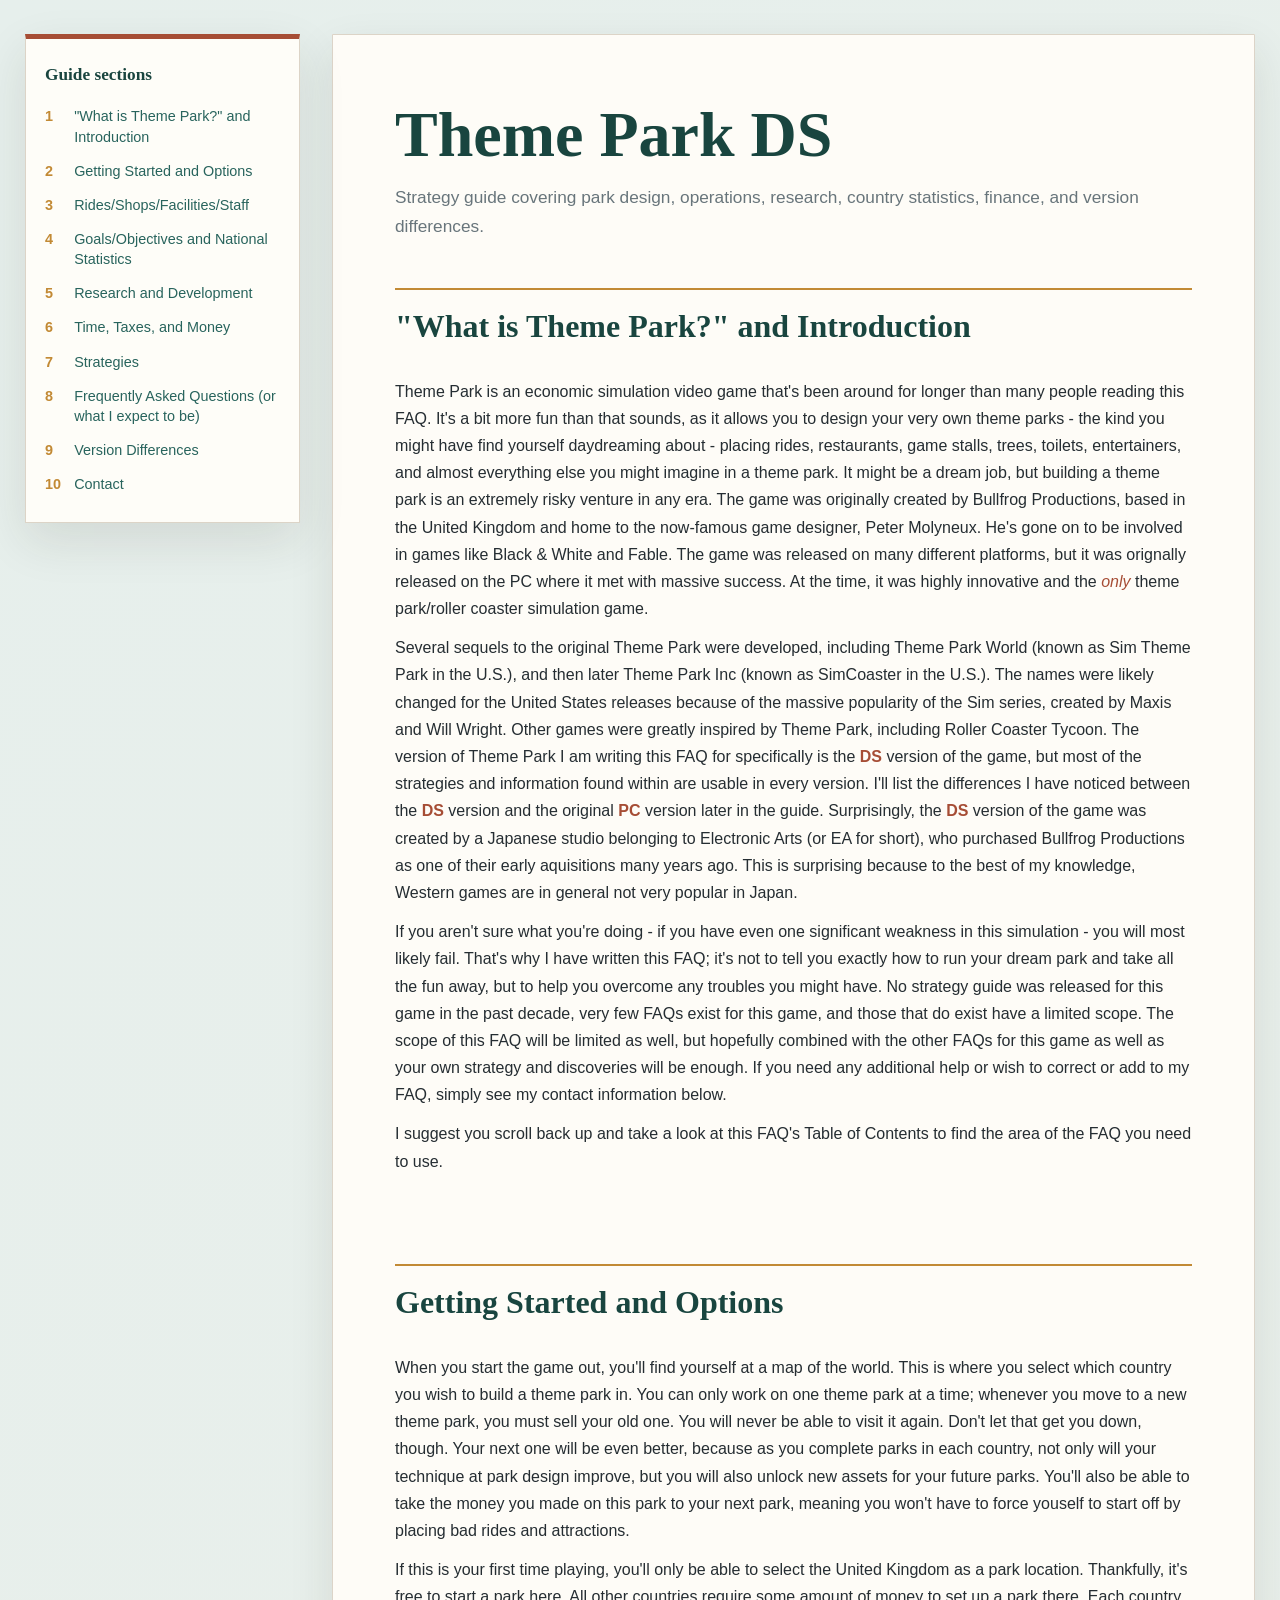
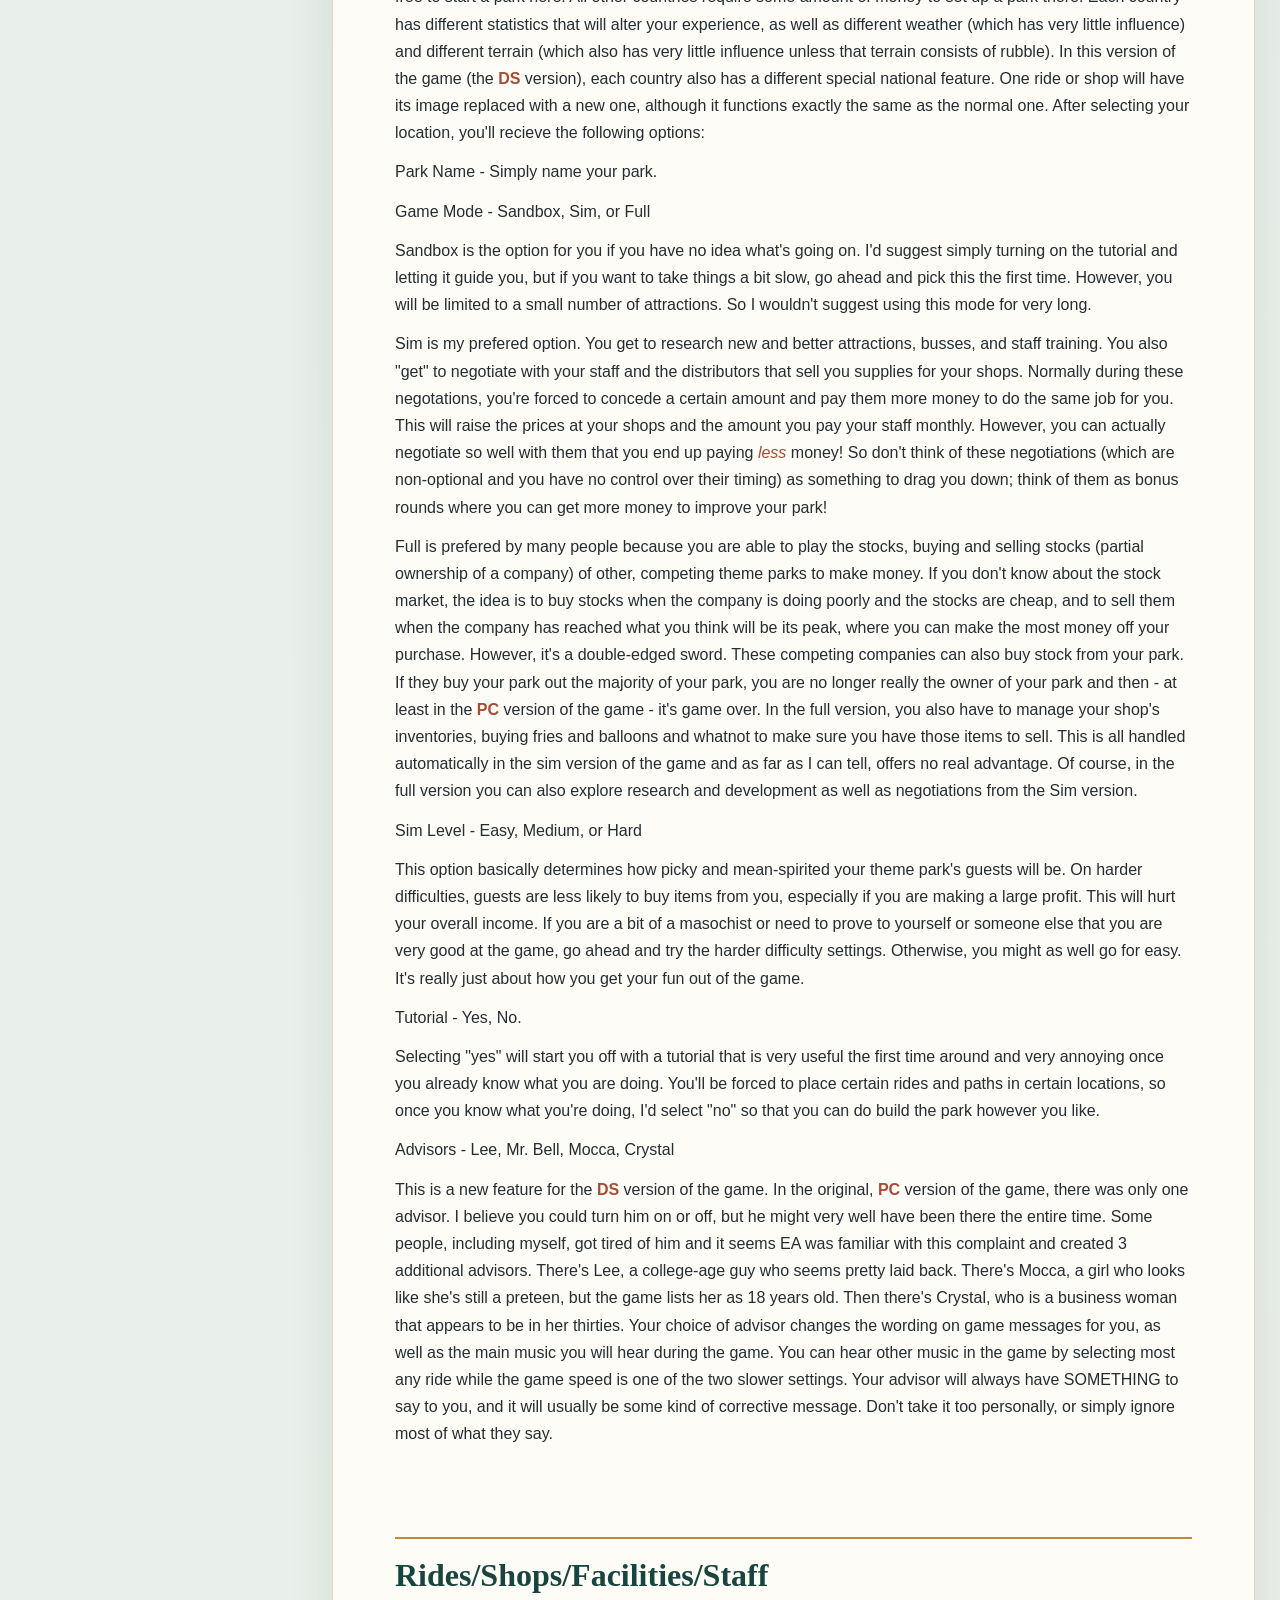
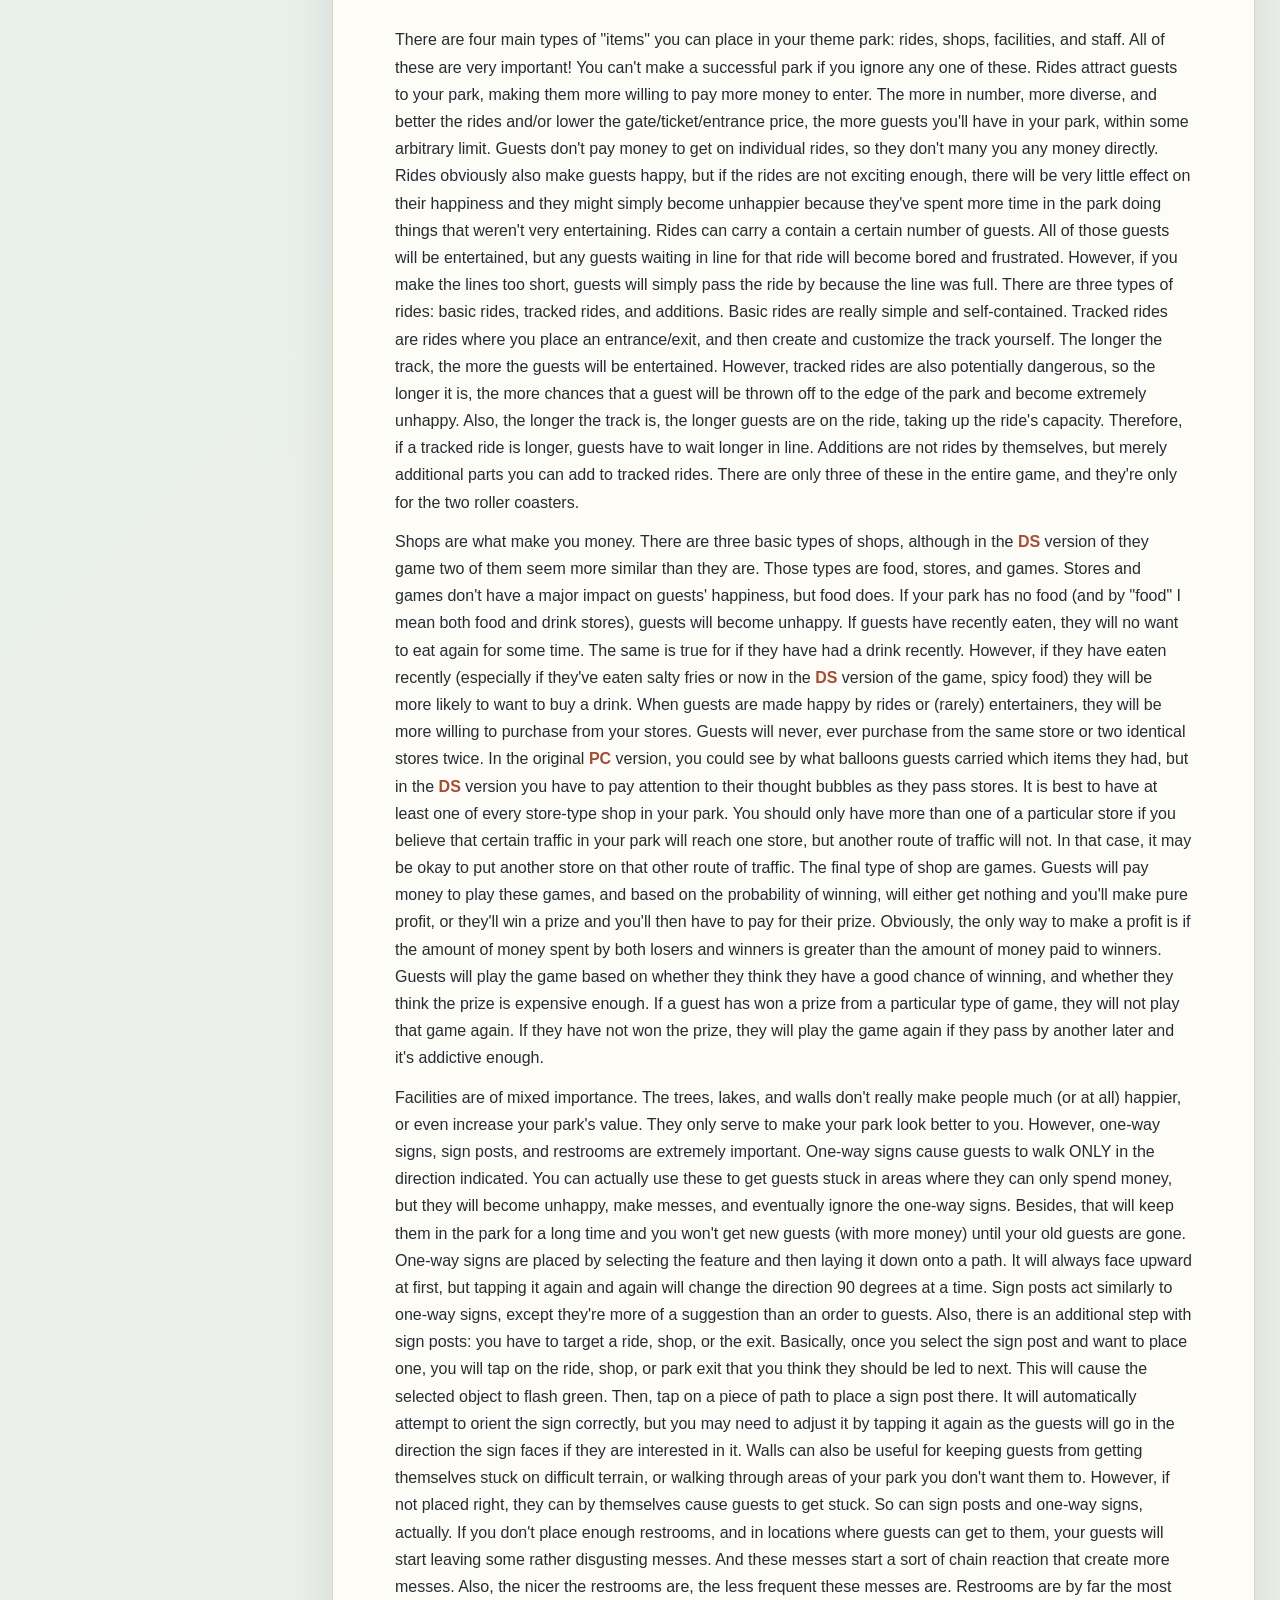
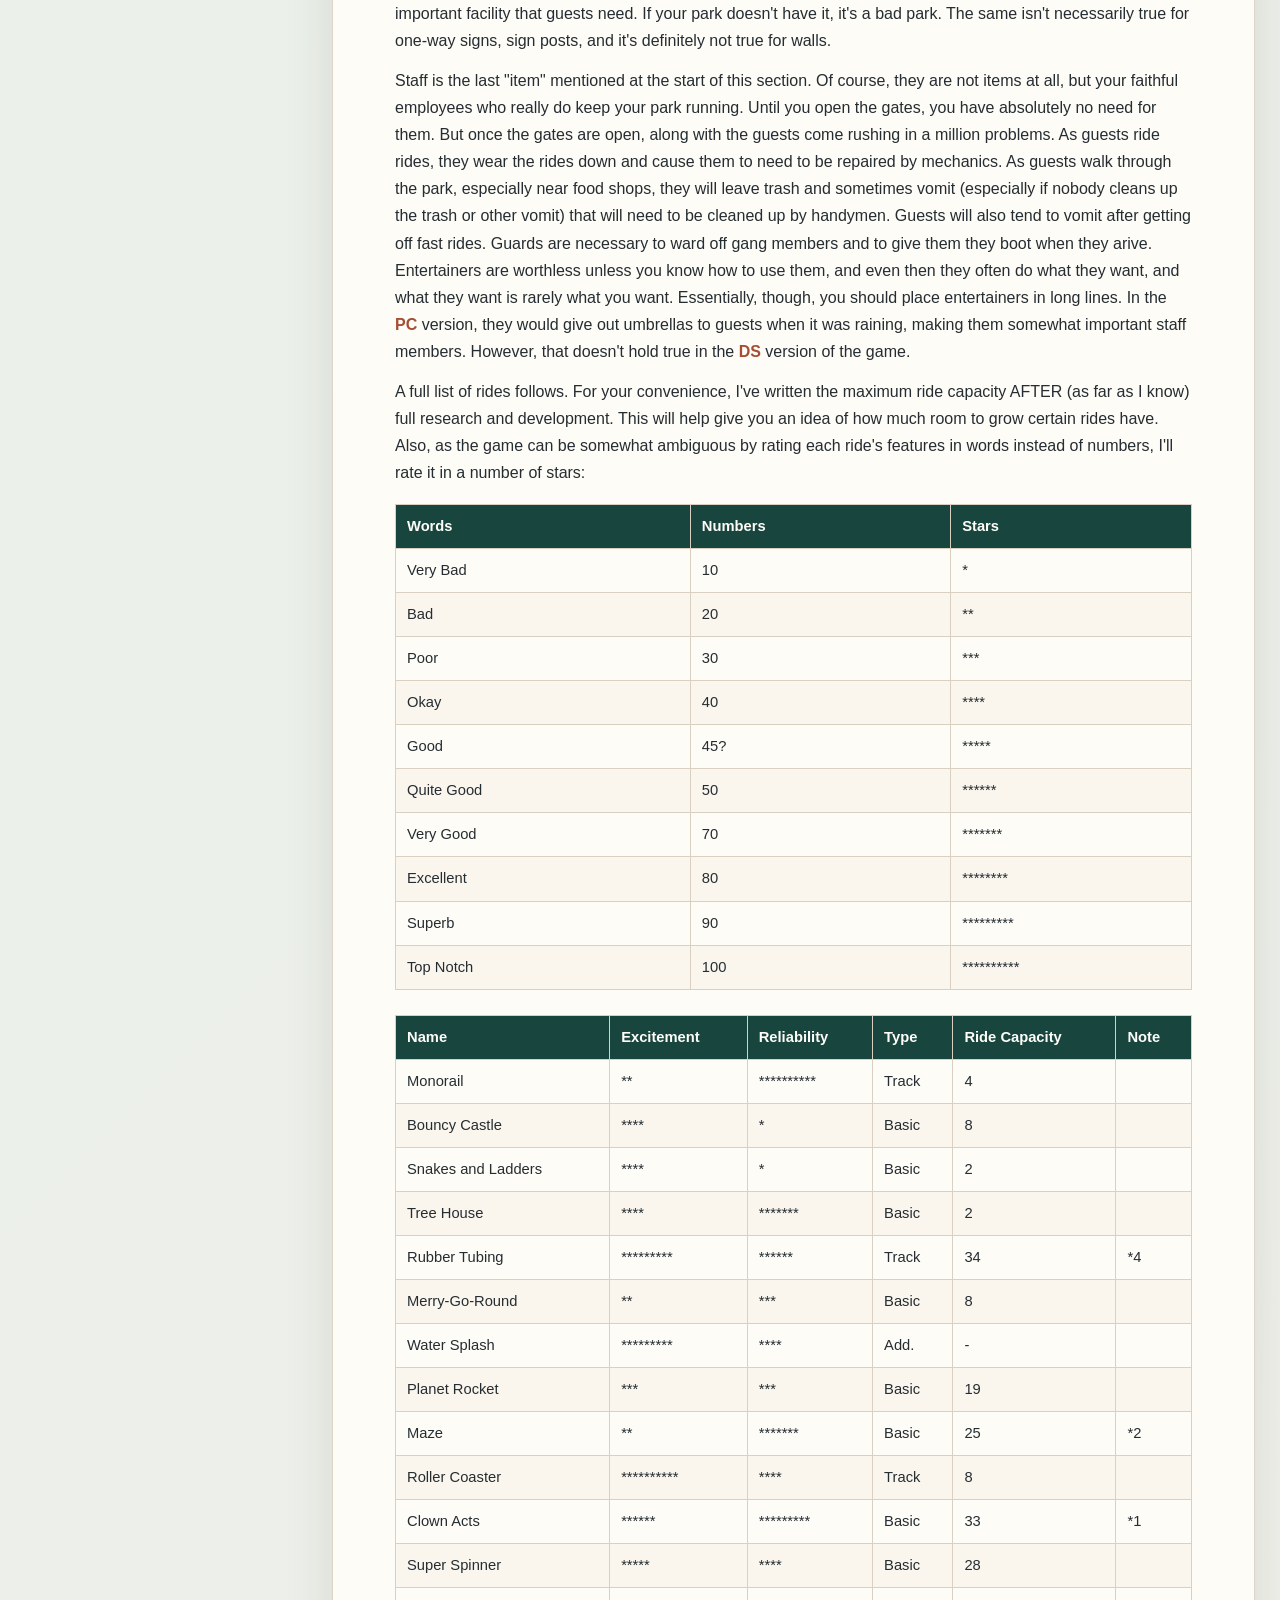
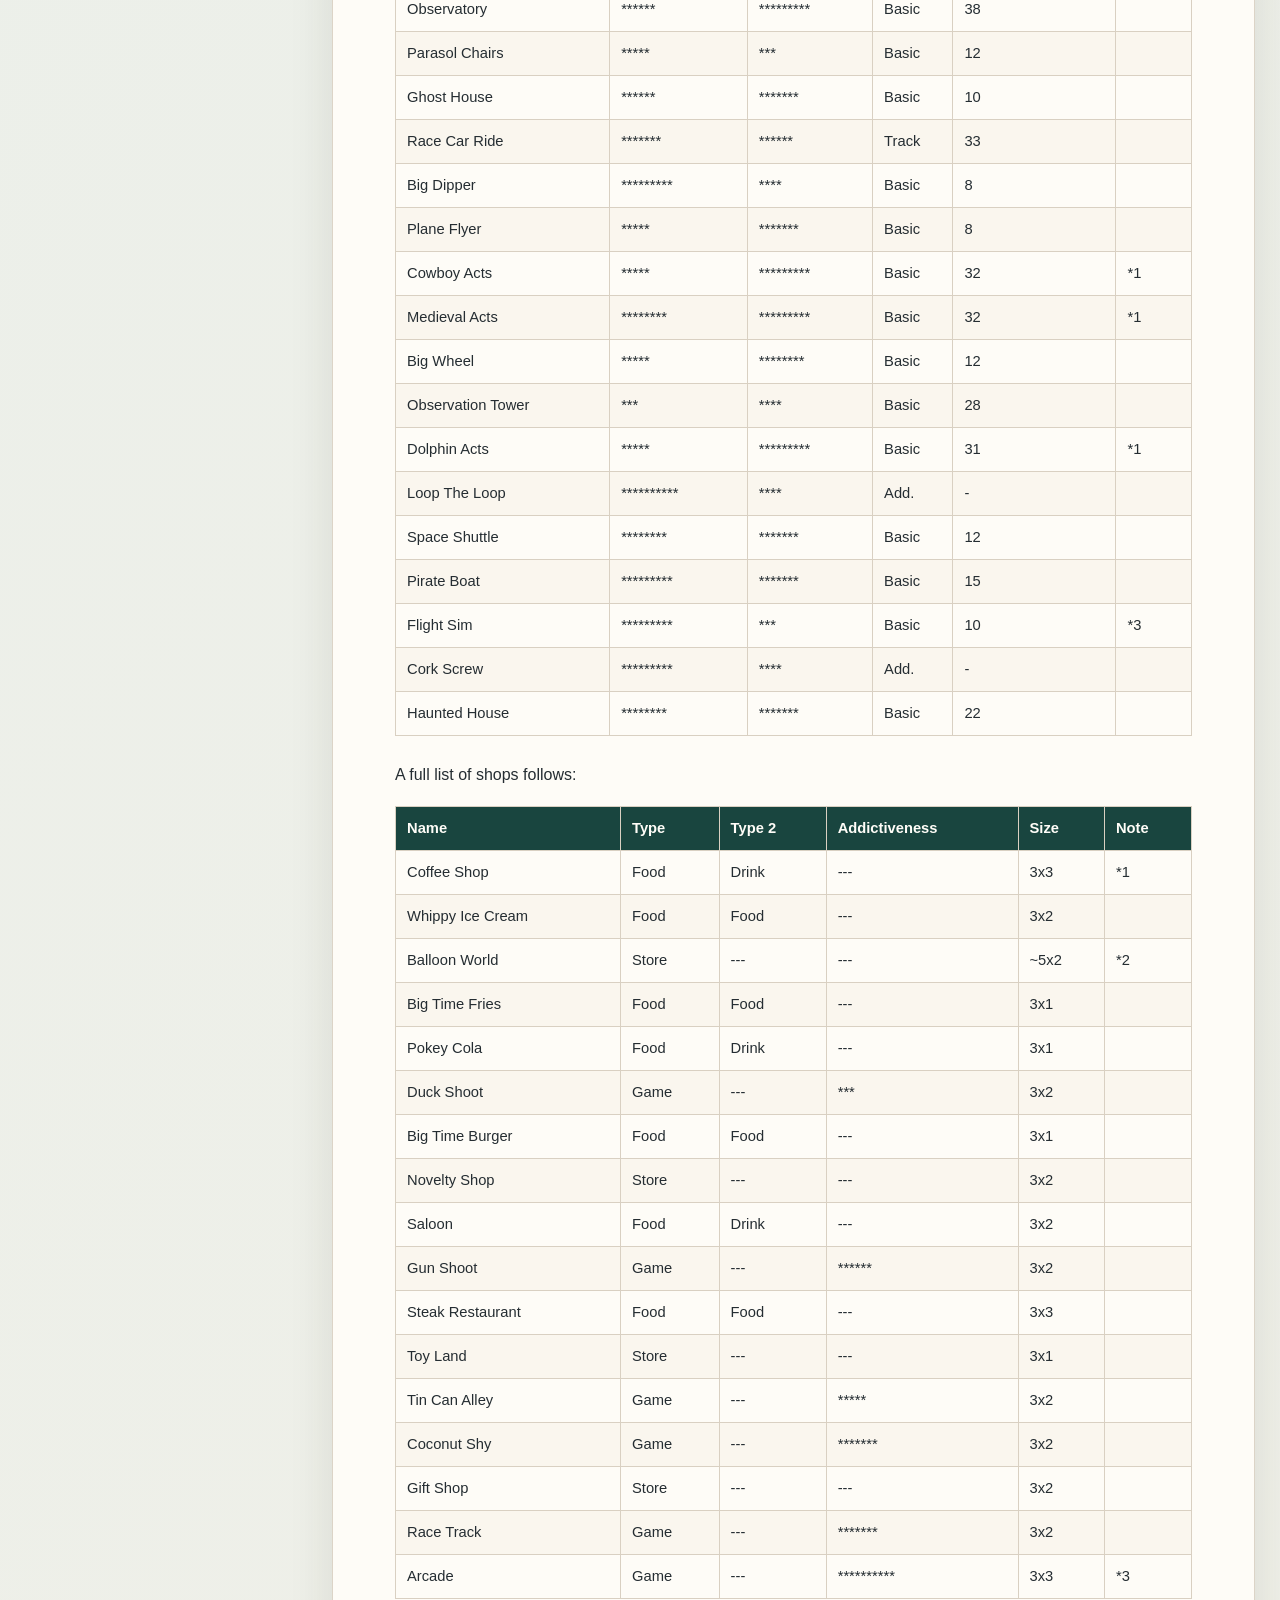
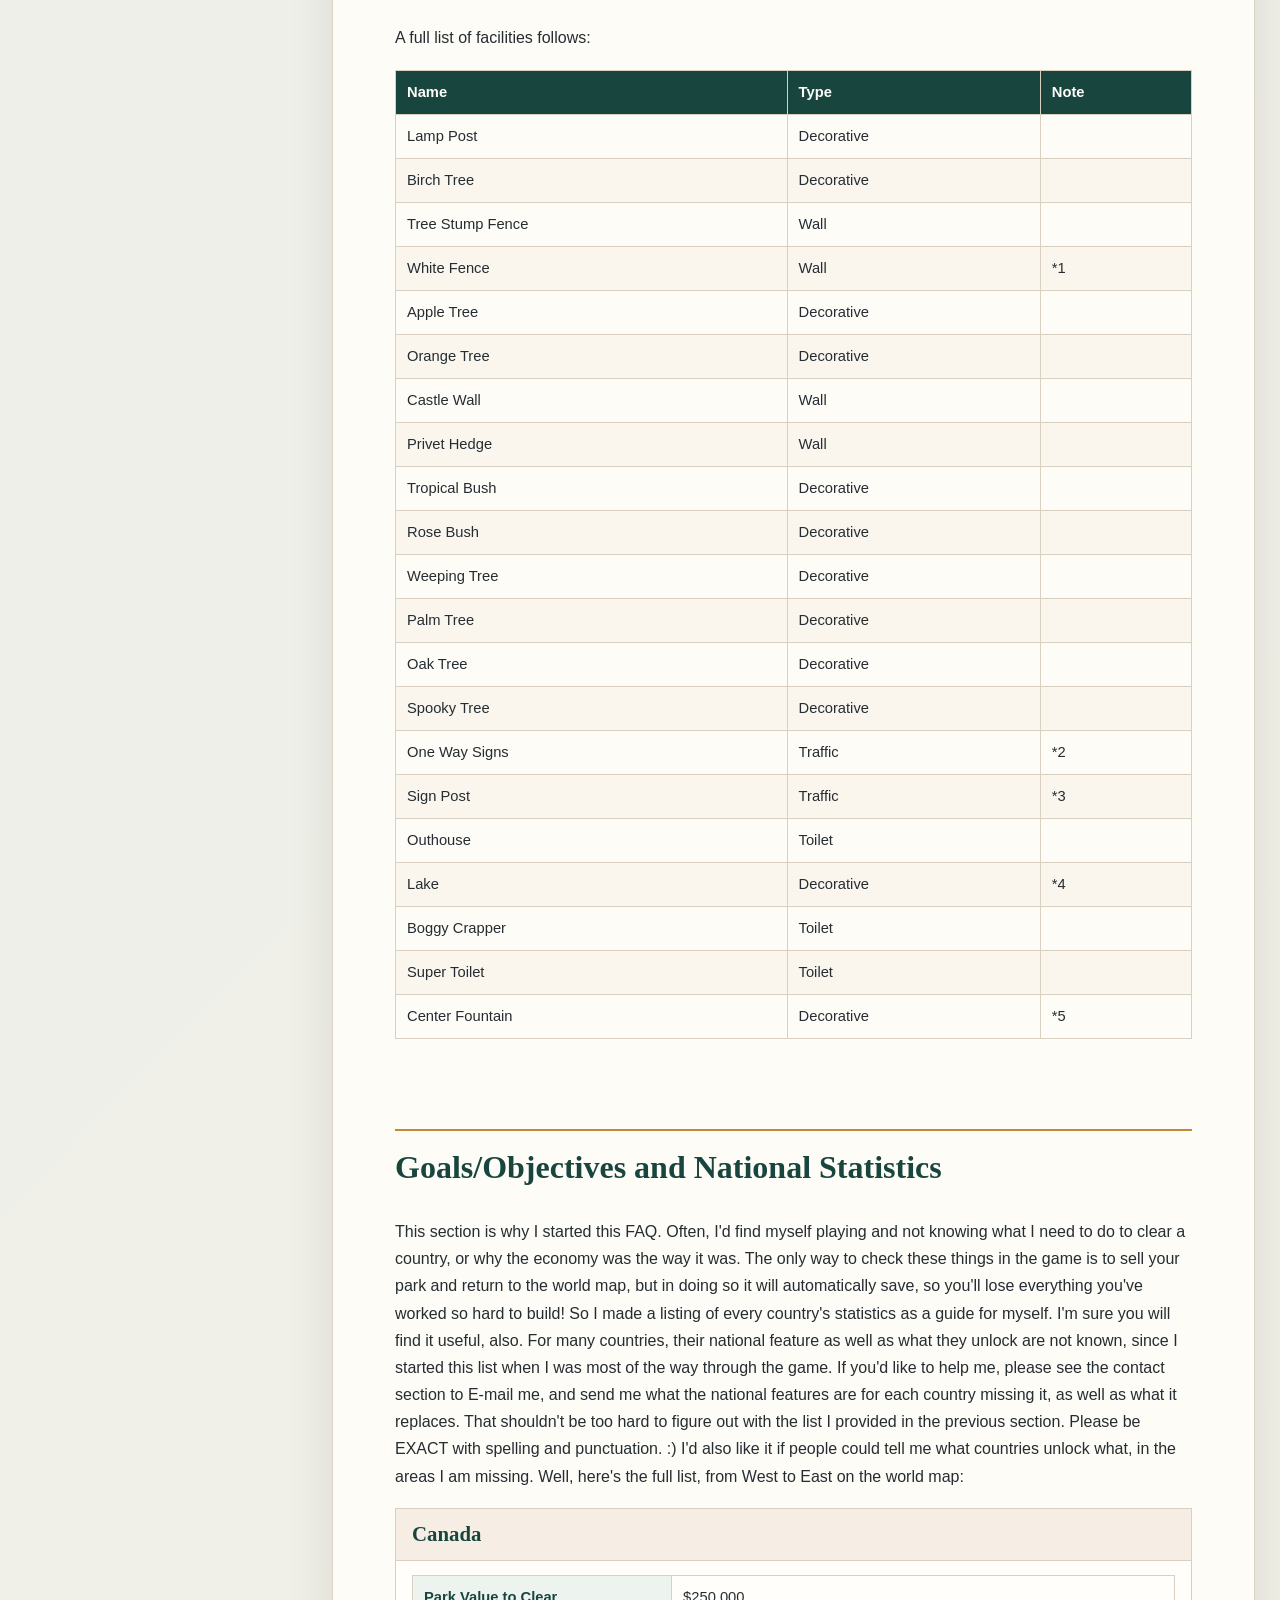
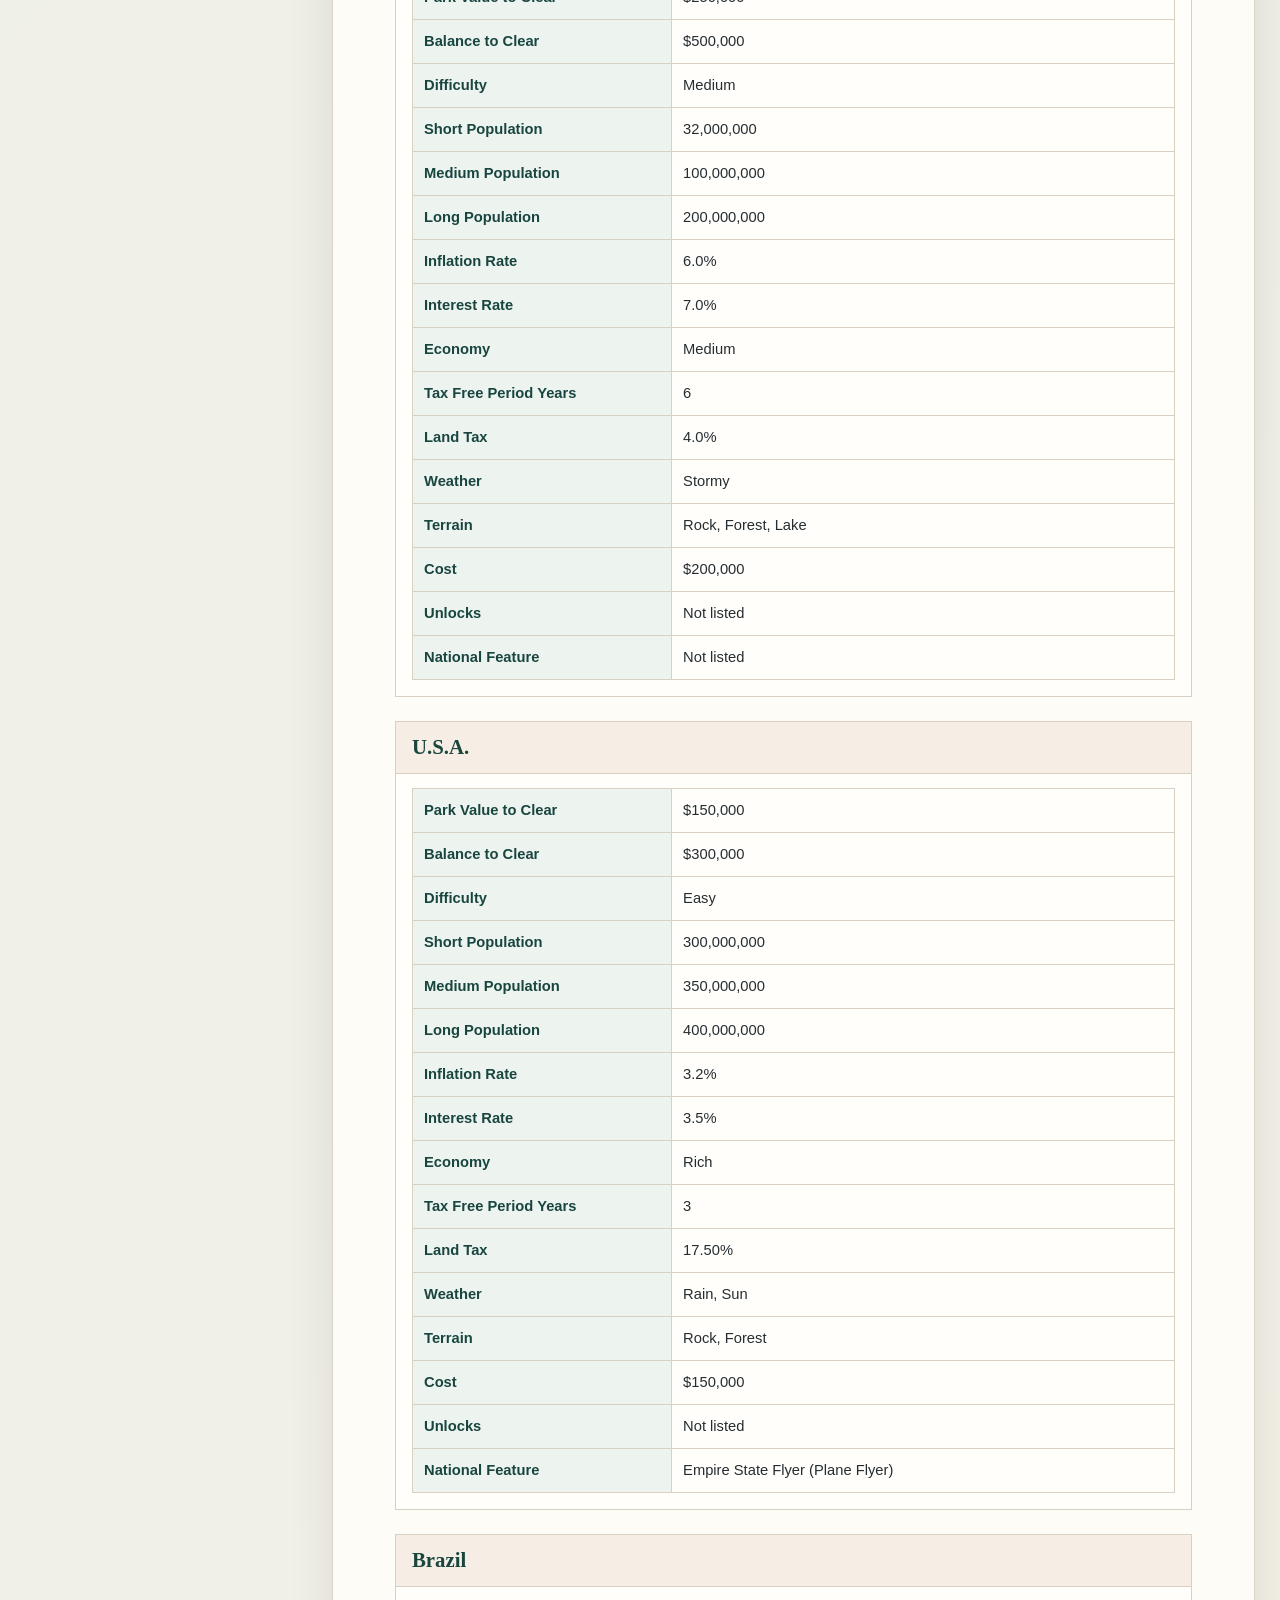
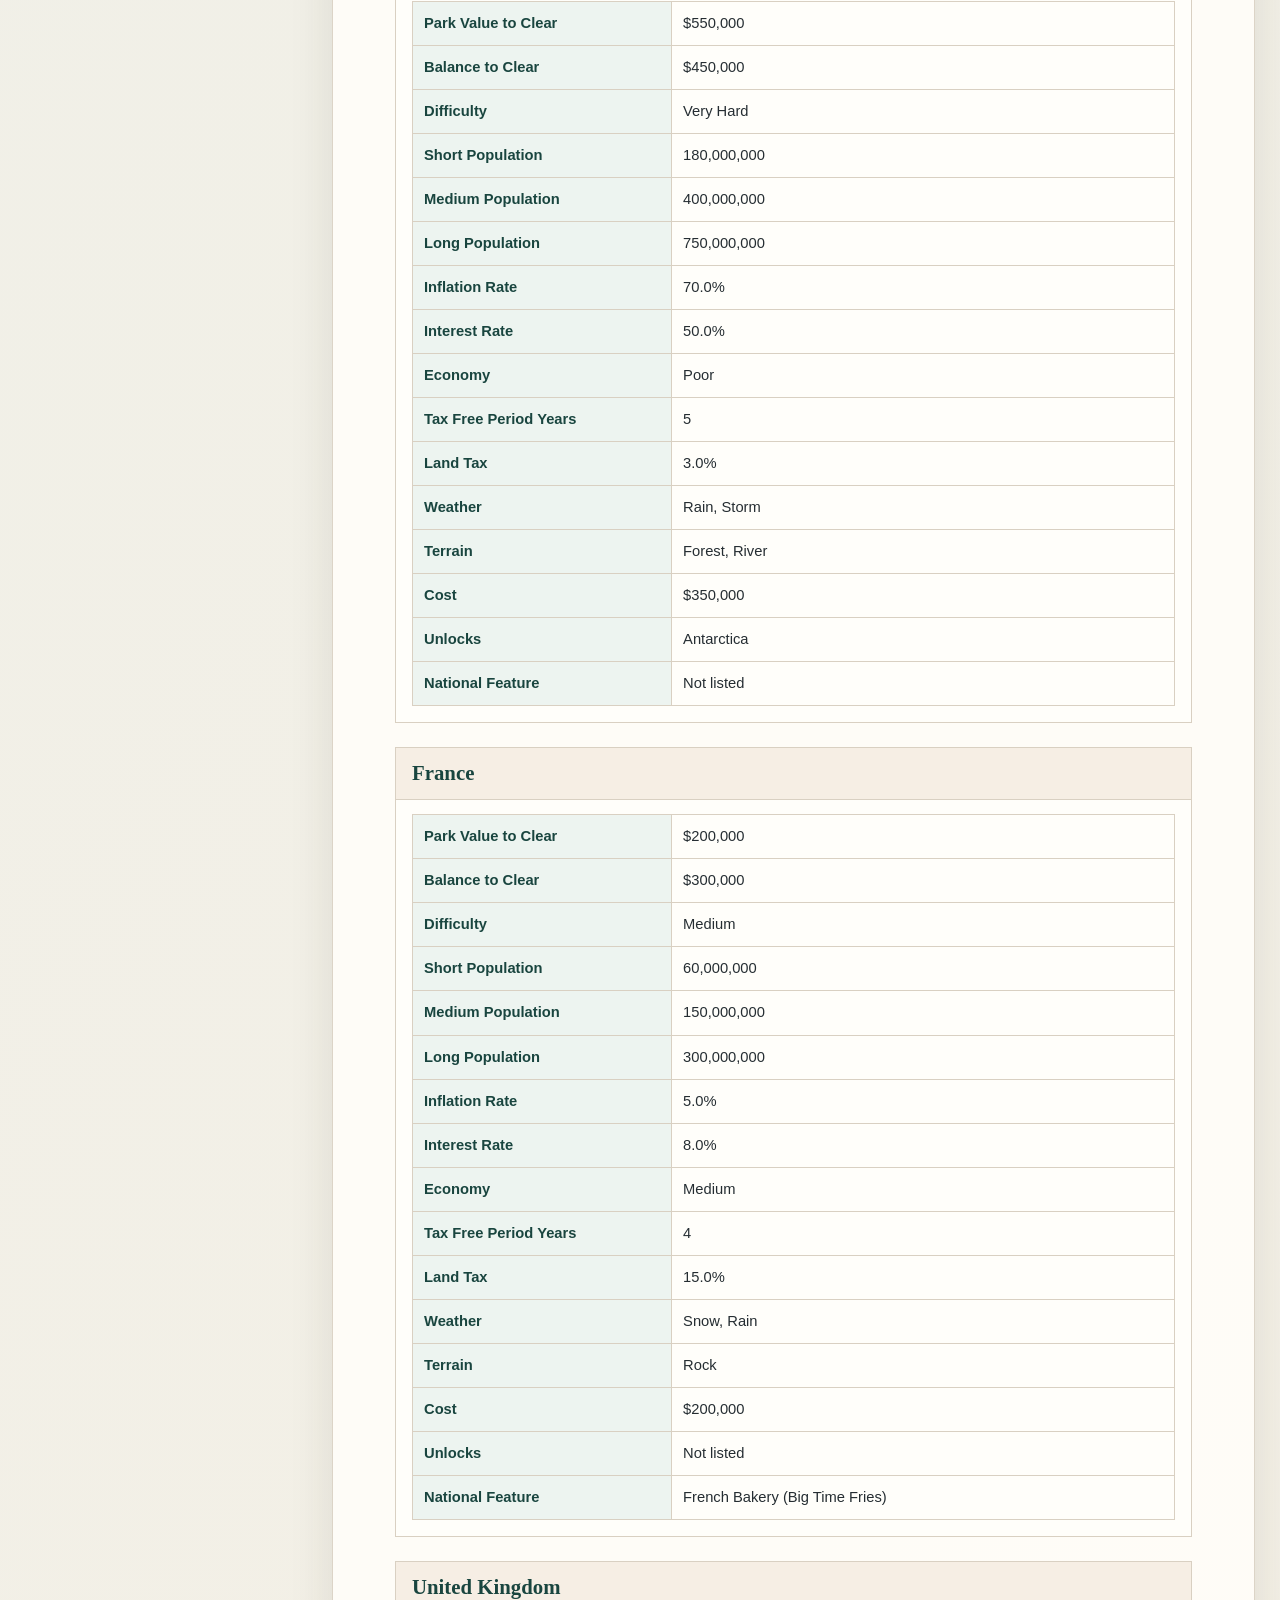
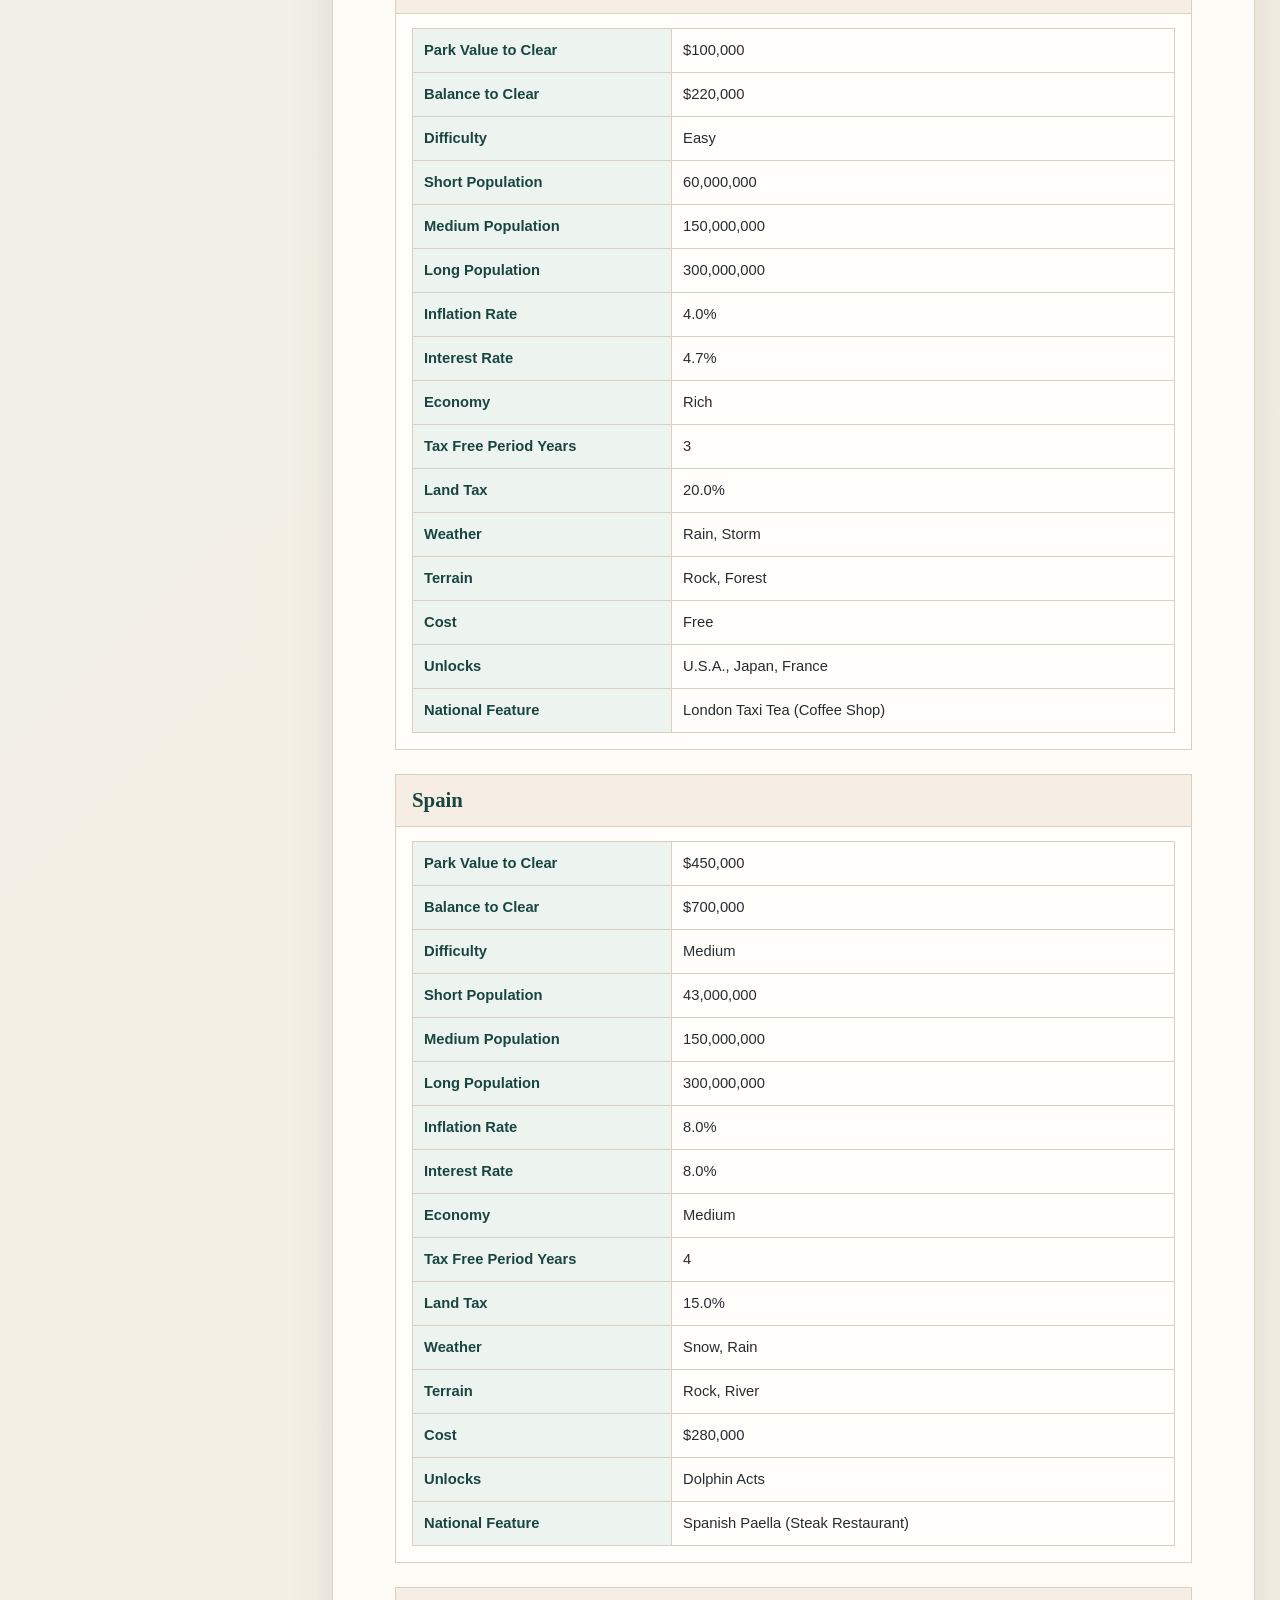
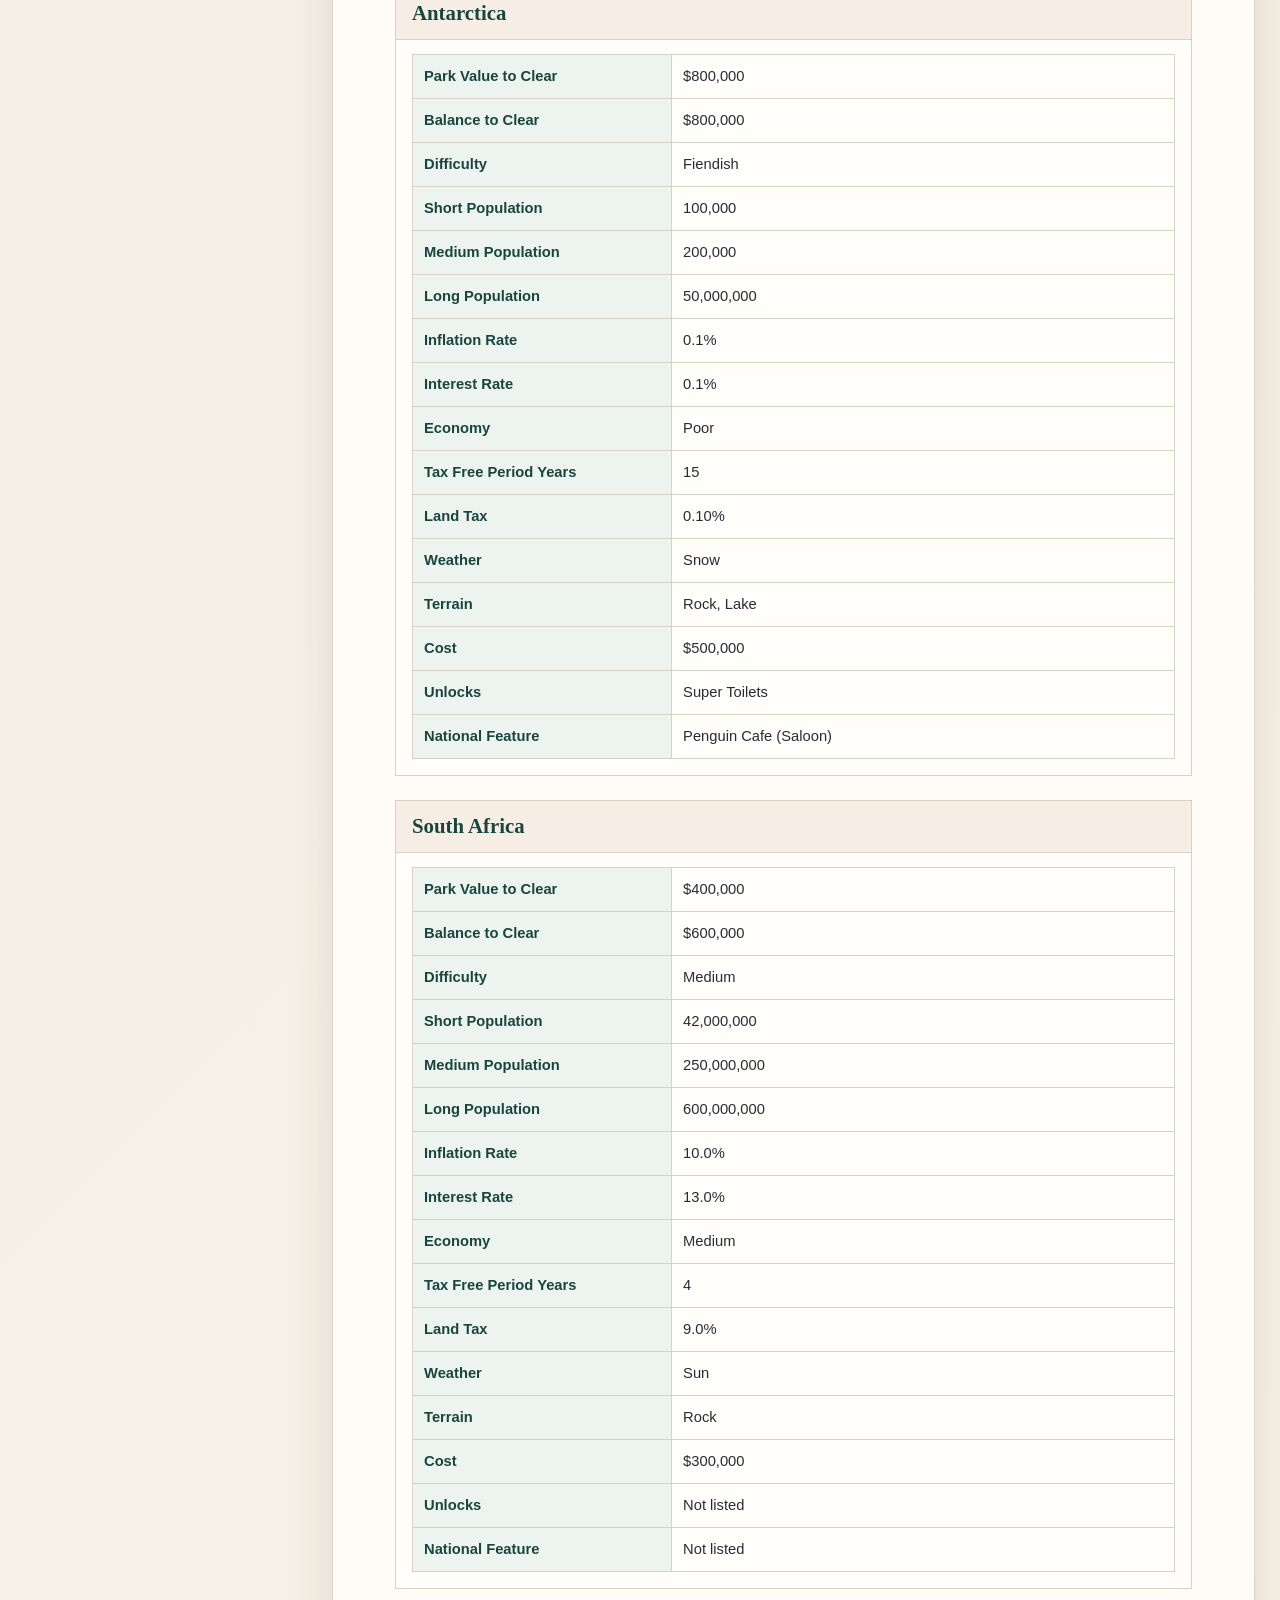
<file: guides/theme-park.html>
<!doctype html>
<html lang="en">
<head><meta charset="utf-8"><meta name="viewport" content="width=device-width, initial-scale=1"><meta name="description" content="A Theme Park DS strategy guide covering park design, rides, shops, facilities, staff, research, finance, countries, and strategies."><title>Theme Park DS - Strategy Guide</title><style>:root { color-scheme: light; --ink:#252d32; --muted:#68757b; --paper:#fffdf8; --cream:#f3eee5; --line:#d9d0c2; --green:#28645d; --green-dark:#19453f; --rust:#a64d35; --gold:#c28a35; --shadow:0 18px 45px rgba(48,42,31,.11); }
* { box-sizing:border-box; } html { scroll-behavior:smooth; }
body { margin:0; color:var(--ink); background:linear-gradient(135deg,#e6efec,#f8f0e4 52%,#eee4dc); font-family:"Avenir Next","Hiragino Sans","Yu Gothic",sans-serif; line-height:1.7; }
.page { display:grid; grid-template-columns:minmax(215px,275px) minmax(0,940px); gap:32px; max-width:1300px; margin:auto; padding:34px 25px 70px; }
aside { position:sticky; top:24px; align-self:start; } .nav-card,main { background:rgba(255,253,248,.96); border:1px solid rgba(217,208,194,.9); box-shadow:var(--shadow); }
.nav-card { padding:21px 19px; border-top:5px solid var(--rust); } .nav-card strong { display:block; color:var(--green-dark); font-family:Georgia,serif; font-size:1.08rem; margin-bottom:10px; }
nav a { display:flex; gap:9px; color:var(--green); font-size:.9rem; line-height:1.4; padding:7px 0; text-decoration:none; } nav a:hover { color:var(--rust); } nav a span { color:var(--gold); font-weight:bold; min-width:1.4em; }
main { min-width:0; padding:clamp(25px,5vw,62px); } h1,h2,h3 { color:var(--green-dark); font-family:Georgia,"Hiragino Mincho ProN",serif; line-height:1.2; scroll-margin-top:20px; }
h1 { font-size:clamp(2.3rem,5vw,4.2rem); margin:0 0 9px; } .intro { color:var(--muted); font-size:1.08rem; margin:0 0 2.7em; } h2 { border-top:2px solid var(--gold); font-size:2rem; margin:2.8em 0 1em; padding-top:17px; } .section:first-of-type h2 { margin-top:0; }
h3 { font-size:1.3rem; margin:1.8em 0 .65em; } p { margin:.75em 0; } em { color:var(--rust); } .tag { color:var(--rust); font-weight:700; }
.country { border:1px solid var(--line); background:#fffefa; margin:18px 0 24px; padding:0 16px 16px; } .country h3 { background:#f6eee4; border-bottom:1px solid var(--line); margin:0 -16px 14px; padding:13px 16px; }
table { border-collapse:collapse; width:100%; font-size:.92rem; } th,td { border:1px solid var(--line); padding:9px 11px; text-align:left; vertical-align:top; } thead th { background:var(--green-dark); color:#fffdf8; } .stats th { background:#edf4f0; color:var(--green-dark); width:34%; }
.table-wrap { overflow-x:auto; margin:18px 0 25px; } .table-wrap table { min-width:680px; } .table-wrap tbody tr:nth-child(even) td { background:#faf6ee; }
.strategy { border-left:4px solid var(--green); background:#f1f6f2; margin:18px 0; padding:1px 18px 10px; } .strategy h3 { color:var(--rust); font-size:1.15rem; margin:.65em 0 0; }
@media (max-width:760px) { .page { display:block; padding:14px 10px 42px; } aside { position:static; margin-bottom:14px; } .nav-card { padding:15px 17px; } nav { display:grid; grid-template-columns:repeat(2,minmax(0,1fr)); gap:0 15px; } main { padding:25px 17px 45px; } h2 { font-size:1.7rem; } .stats th { width:40%; } }
</style></head>
<body><div class="page"><aside><div class="nav-card"><strong>Guide sections</strong><nav><a href="#what-is-theme-park-and-introduction"><span>1</span>&quot;What is Theme Park?&quot; and Introduction</a><a href="#getting-started-and-options"><span>2</span>Getting Started and Options</a><a href="#rides-shops-facilities-staff"><span>3</span>Rides/Shops/Facilities/Staff</a><a href="#goals-objectives-and-national-statistics"><span>4</span>Goals/Objectives and National Statistics</a><a href="#research-and-development"><span>5</span>Research and Development</a><a href="#time-taxes-and-money"><span>6</span>Time, Taxes, and Money</a><a href="#strategies"><span>7</span>Strategies</a><a href="#frequently-asked-questions-or-what-i-expect-to-be-"><span>8</span>Frequently Asked Questions (or what I expect to be)</a><a href="#version-differences"><span>9</span>Version Differences</a><a href="#contact"><span>10</span>Contact</a></nav></div></aside><main><h1>Theme Park DS</h1><p class="intro">Strategy guide covering park design, operations, research, country statistics, finance, and version differences.</p><section id="what-is-theme-park-and-introduction" class="section"><h2>&quot;What is Theme Park?&quot; and Introduction</h2><p>Theme Park is an economic simulation video game that's been around for longer than many people reading this FAQ. It's a bit more fun than that sounds, as it allows you to design your very own theme parks - the kind you might have find yourself daydreaming about - placing rides, restaurants, game stalls, trees, toilets, entertainers, and almost everything else you might imagine in a theme park. It might be a dream job, but building a theme park is an extremely risky venture in any era. The game was originally created by Bullfrog Productions, based in the United Kingdom and home to the now-famous game designer, Peter Molyneux. He's gone on to be involved in games like Black &amp; White and Fable. The game was released on many different platforms, but it was orignally released on the PC where it met with massive success. At the time, it was highly innovative and the <em>only</em> theme park/roller coaster simulation game.</p><p>Several sequels to the original Theme Park were developed, including Theme Park World (known as Sim Theme Park in the U.S.), and then later Theme Park Inc (known as SimCoaster in the U.S.). The names were likely changed for the United States releases because of the massive popularity of the Sim series, created by Maxis and Will Wright. Other games were greatly inspired by Theme Park, including Roller Coaster Tycoon. The version of Theme Park I am writing this FAQ for specifically is the <span class="tag">DS</span> version of the game, but most of the strategies and information found within are usable in every version. I'll list the differences I have noticed between the <span class="tag">DS</span> version and the original <span class="tag">PC</span> version later in the guide. Surprisingly, the <span class="tag">DS</span> version of the game was created by a Japanese studio belonging to Electronic Arts (or EA for short), who purchased Bullfrog Productions as one of their early aquisitions many years ago. This is surprising because to the best of my knowledge, Western games are in general not very popular in Japan.</p><p>If you aren't sure what you're doing - if you have even one significant weakness in this simulation - you will most likely fail. That's why I have written this FAQ; it's not to tell you exactly how to run your dream park and take all the fun away, but to help you overcome any troubles you might have. No strategy guide was released for this game in the past decade, very few FAQs exist for this game, and those that do exist have a limited scope. The scope of this FAQ will be limited as well, but hopefully combined with the other FAQs for this game as well as your own strategy and discoveries will be enough. If you need any additional help or wish to correct or add to my FAQ, simply see my contact information below.</p><p>I suggest you scroll back up and take a look at this FAQ's Table of Contents to find the area of the FAQ you need to use.</p></section><section id="getting-started-and-options" class="section"><h2>Getting Started and Options</h2><p>When you start the game out, you'll find yourself at a map of the world. This is where you select which country you wish to build a theme park in. You can only work on one theme park at a time; whenever you move to a new theme park, you must sell your old one. You will never be able to visit it again. Don't let that get you down, though. Your next one will be even better, because as you complete parks in each country, not only will your technique at park design improve, but you will also unlock new assets for your future parks. You'll also be able to take the money you made on this park to your next park, meaning you won't have to force youself to start off by placing bad rides and attractions.</p><p>If this is your first time playing, you'll only be able to select the United Kingdom as a park location. Thankfully, it's free to start a park here. All other countries require some amount of money to set up a park there. Each country has different statistics that will alter your experience, as well as different weather (which has very little influence) and different terrain (which also has very little influence unless that terrain consists of rubble). In this version of the game (the <span class="tag">DS</span> version), each country also has a different special national feature. One ride or shop will have its image replaced with a new one, although it functions exactly the same as the normal one. After selecting your location, you'll recieve the following options:</p><p>Park Name - Simply name your park.</p><p>Game Mode - Sandbox, Sim, or Full</p><p>Sandbox is the option for you if you have no idea what's going on. I'd suggest simply turning on the tutorial and letting it guide you, but if you want to take things a bit slow, go ahead and pick this the first time. However, you will be limited to a small number of attractions. So I wouldn't suggest using this mode for very long.</p><p>Sim is my prefered option. You get to research new and better attractions, busses, and staff training. You also &quot;get&quot; to negotiate with your staff and the distributors that sell you supplies for your shops. Normally during these negotations, you're forced to concede a certain amount and pay them more money to do the same job for you. This will raise the prices at your shops and the amount you pay your staff monthly. However, you can actually negotiate so well with them that you end up paying <em>less</em> money! So don't think of these negotiations (which are non-optional and you have no control over their timing) as something to drag you down; think of them as bonus rounds where you can get more money to improve your park!</p><p>Full is prefered by many people because you are able to play the stocks, buying and selling stocks (partial ownership of a company) of other, competing theme parks to make money. If you don't know about the stock market, the idea is to buy stocks when the company is doing poorly and the stocks are cheap, and to sell them when the company has reached what you think will be its peak, where you can make the most money off your purchase. However, it's a double-edged sword. These competing companies can also buy stock from your park. If they buy your park out the majority of your park, you are no longer really the owner of your park and then - at least in the <span class="tag">PC</span> version of the game - it's game over. In the full version, you also have to manage your shop's inventories, buying fries and balloons and whatnot to make sure you have those items to sell. This is all handled automatically in the sim version of the game and as far as I can tell, offers no real advantage. Of course, in the full version you can also explore research and development as well as negotiations from the Sim version.</p><p>Sim Level - Easy, Medium, or Hard</p><p>This option basically determines how picky and mean-spirited your theme park's guests will be. On harder difficulties, guests are less likely to buy items from you, especially if you are making a large profit. This will hurt your overall income. If you are a bit of a masochist or need to prove to yourself or someone else that you are very good at the game, go ahead and try the harder difficulty settings. Otherwise, you might as well go for easy. It's really just about how you get your fun out of the game.</p><p>Tutorial - Yes, No.</p><p>Selecting &quot;yes&quot; will start you off with a tutorial that is very useful the first time around and very annoying once you already know what you are doing. You'll be forced to place certain rides and paths in certain locations, so once you know what you're doing, I'd select &quot;no&quot; so that you can do build the park however you like.</p><p>Advisors - Lee, Mr. Bell, Mocca, Crystal</p><p>This is a new feature for the <span class="tag">DS</span> version of the game. In the original, <span class="tag">PC</span> version of the game, there was only one advisor. I believe you could turn him on or off, but he might very well have been there the entire time. Some people, including myself, got tired of him and it seems EA  was familiar with this complaint and created 3 additional advisors. There's Lee, a college-age guy who seems pretty laid back. There's Mocca, a girl who looks like she's still a preteen, but the game lists her as 18 years old. Then there's Crystal, who is a business woman that appears to be in her thirties. Your choice of advisor changes the wording on game messages for you, as well as the main music you will hear during the game. You can hear other music in the game by selecting most any ride while the game speed is one of the two slower settings. Your advisor will always have SOMETHING to say to you, and it will usually be some kind of corrective message. Don't take it too personally, or simply ignore most of what they say.</p></section><section id="rides-shops-facilities-staff" class="section"><h2>Rides/Shops/Facilities/Staff</h2><p>There are four main types of &quot;items&quot; you can place in your theme park: rides, shops, facilities, and staff. All of these are very important! You can't make a successful park if you ignore any one of these. Rides attract guests to your park, making them more willing to pay more money to enter. The more in number, more diverse, and better the rides and/or lower the gate/ticket/entrance price, the more guests you'll have in your park, within some arbitrary limit. Guests don't pay money to get on individual rides, so they don't many you any money directly. Rides obviously also make guests happy, but if the rides are not exciting enough, there will be very little effect on their happiness and they might simply become unhappier because they've spent more time in the park doing things that weren't very entertaining. Rides can carry a contain a certain number of guests. All of those guests will be entertained, but any guests waiting in line for that ride will become bored and frustrated. However, if you make the lines too short, guests will simply pass the ride by because the line was full. There are three types of rides: basic rides, tracked rides, and additions. Basic rides are really simple and self-contained. Tracked rides are rides where you place an entrance/exit, and then create and customize the track yourself. The longer the track, the more the guests will be entertained. However, tracked rides are also potentially dangerous, so the longer it is, the more chances that a guest will be thrown off to the edge of the park and become extremely unhappy. Also, the longer the track is, the longer guests are on the ride, taking up the ride's capacity. Therefore, if a tracked ride is longer, guests have to wait longer in line. Additions are not rides by themselves, but merely additional parts you can add to tracked rides. There are only three of these in the entire game, and they're only for the two roller coasters.</p><p>Shops are what make you money. There are three basic types of shops, although in the <span class="tag">DS</span> version of they game two of them seem more similar than they are. Those types are food, stores, and games. Stores and games don't have a major impact on guests' happiness, but food does. If your park has no food (and by &quot;food&quot; I mean both food and drink stores), guests will become unhappy. If guests have recently eaten, they will no want to eat again for some time. The same is true for if they have had a drink recently. However, if they have eaten recently (especially if they've eaten salty fries or now in the <span class="tag">DS</span> version of the game, spicy food) they will be more likely to want to buy a drink. When guests are made happy by rides or (rarely) entertainers, they will be more willing to purchase from your stores. Guests will never, ever purchase from the same store or two identical stores twice. In the original <span class="tag">PC</span> version, you could see by what balloons guests carried which items they had, but in the <span class="tag">DS</span> version you have to pay attention to their thought bubbles as they pass stores. It is best to have at least one of every store-type shop in your park. You should only have more than one of a particular store if you believe that certain traffic in your park will reach one store, but another route of traffic will not. In that case, it may be okay to put another store on that other route of traffic. The final type of shop are games. Guests will pay money to play these games, and based on the probability of winning, will either get nothing and you'll make pure profit, or they'll win a prize and you'll then have to pay for their prize. Obviously, the only way to make a profit is if the amount of money spent by both losers and winners is greater than the amount of money paid to winners. Guests will play the game based on whether they think they have a good chance of winning, and whether they think the prize is expensive enough. If a guest has won a prize from a particular type of game, they will not play that game again. If they have not won the prize, they will play the game again if they pass by another later and it's addictive enough.</p><p>Facilities are of mixed importance. The trees, lakes, and walls don't really make people much (or at all) happier, or even increase your park's value. They only serve to make your park look better to you. However, one-way signs, sign posts, and restrooms are extremely important. One-way signs cause guests to walk ONLY in the direction indicated. You can actually use these to get guests stuck in areas where they can only spend money, but they will become unhappy, make messes, and eventually ignore the one-way signs. Besides, that will keep them in the park for a long time and you won't get new guests (with more money) until your old guests are gone. One-way signs are placed by selecting the feature and then laying it down onto a path. It will always face upward at first, but tapping it again and again will change the direction 90 degrees at a time. Sign posts act similarly to one-way signs, except they're more of a suggestion than an order to guests. Also, there is an additional step with sign posts: you have to target a ride, shop, or the exit. Basically, once you select the sign post and want to place one, you will tap on the ride, shop, or park exit that you think they should be led to next. This will cause the selected object to flash green. Then, tap on a piece of path to place a sign post there. It will automatically attempt to orient the sign correctly, but you may need to adjust it by tapping it again as the guests will go in the direction the sign faces if they are interested in it. Walls can also be useful for keeping guests from getting themselves stuck on difficult terrain, or walking through areas of your park you don't want them to. However, if not placed right, they can by themselves cause guests to get stuck. So can sign posts and one-way signs, actually. If you don't place enough restrooms, and in locations where guests can get to them, your guests will start leaving some rather disgusting messes. And these messes start a sort of chain reaction that create more messes. Also, the nicer the restrooms are, the less frequent these messes are. Restrooms are by far the most important facility that guests need. If your park doesn't have it, it's a bad park. The same isn't necessarily true for one-way signs, sign posts, and it's definitely not true for walls.</p><p>Staff is the last &quot;item&quot; mentioned at the start of this section. Of course, they are not items at all, but your faithful employees who really do keep your park running. Until you open the gates, you have absolutely no need for them. But once the gates are open, along with the guests come rushing in a million problems. As guests ride rides, they wear the rides down and cause them to need to be repaired by mechanics. As guests walk through the park, especially near food shops, they will leave trash and sometimes vomit (especially if nobody cleans up the trash or other vomit) that will need to be cleaned up by handymen. Guests will also tend to vomit after getting off fast rides. Guards are necessary to ward off gang members and to give them they boot when they arive. Entertainers are worthless unless you know how to use them, and even then they often do what they want, and what they want is rarely what you want. Essentially, though, you should place entertainers in long lines. In the <span class="tag">PC</span> version, they would give out umbrellas to guests when it was raining, making them somewhat important staff members. However, that doesn't hold true in the <span class="tag">DS</span> version of the game.</p><p>A full list of rides follows. For your convenience, I've written the maximum ride capacity AFTER (as far as I know) full research and development. This will help give you an idea of how much room to grow certain rides have. Also, as the game can be somewhat ambiguous by rating each ride's features in words instead of numbers, I'll rate it in a number of stars:</p><div class="table-wrap"><table><thead><tr><th>Words</th><th>Numbers</th><th>Stars</th></tr></thead><tbody><tr><td>Very Bad</td><td>10</td><td>*</td></tr><tr><td>Bad</td><td>20</td><td>**</td></tr><tr><td>Poor</td><td>30</td><td>***</td></tr><tr><td>Okay</td><td>40</td><td>****</td></tr><tr><td>Good</td><td>45?</td><td>*****</td></tr><tr><td>Quite Good</td><td>50</td><td>******</td></tr><tr><td>Very Good</td><td>70</td><td>*******</td></tr><tr><td>Excellent</td><td>80</td><td>********</td></tr><tr><td>Superb</td><td>90</td><td>*********</td></tr><tr><td>Top Notch</td><td>100</td><td>**********</td></tr></tbody></table></div><div class="table-wrap"><table><thead><tr><th>Name</th><th>Excitement</th><th>Reliability</th><th>Type</th><th>Ride Capacity</th><th>Note</th></tr></thead><tbody><tr><td>Monorail</td><td>**</td><td>**********</td><td>Track</td><td>4</td><td></td></tr><tr><td>Bouncy Castle</td><td>****</td><td>*</td><td>Basic</td><td>8</td><td></td></tr><tr><td>Snakes and Ladders</td><td>****</td><td>*</td><td>Basic</td><td>2</td><td></td></tr><tr><td>Tree House</td><td>****</td><td>*******</td><td>Basic</td><td>2</td><td></td></tr><tr><td>Rubber Tubing</td><td>*********</td><td>******</td><td>Track</td><td>34</td><td>*4</td></tr><tr><td>Merry-Go-Round</td><td>**</td><td>***</td><td>Basic</td><td>8</td><td></td></tr><tr><td>Water Splash</td><td>*********</td><td>****</td><td>Add.</td><td>-</td><td></td></tr><tr><td>Planet Rocket</td><td>***</td><td>***</td><td>Basic</td><td>19</td><td></td></tr><tr><td>Maze</td><td>**</td><td>*******</td><td>Basic</td><td>25</td><td>*2</td></tr><tr><td>Roller Coaster</td><td>**********</td><td>****</td><td>Track</td><td>8</td><td></td></tr><tr><td>Clown Acts</td><td>******</td><td>*********</td><td>Basic</td><td>33</td><td>*1</td></tr><tr><td>Super Spinner</td><td>*****</td><td>****</td><td>Basic</td><td>28</td><td></td></tr><tr><td>Observatory</td><td>******</td><td>*********</td><td>Basic</td><td>38</td><td></td></tr><tr><td>Parasol Chairs</td><td>*****</td><td>***</td><td>Basic</td><td>12</td><td></td></tr><tr><td>Ghost House</td><td>******</td><td>*******</td><td>Basic</td><td>10</td><td></td></tr><tr><td>Race Car Ride</td><td>*******</td><td>******</td><td>Track</td><td>33</td><td></td></tr><tr><td>Big Dipper</td><td>*********</td><td>****</td><td>Basic</td><td>8</td><td></td></tr><tr><td>Plane Flyer</td><td>*****</td><td>*******</td><td>Basic</td><td>8</td><td></td></tr><tr><td>Cowboy Acts</td><td>*****</td><td>*********</td><td>Basic</td><td>32</td><td>*1</td></tr><tr><td>Medieval Acts</td><td>********</td><td>*********</td><td>Basic</td><td>32</td><td>*1</td></tr><tr><td>Big Wheel</td><td>*****</td><td>********</td><td>Basic</td><td>12</td><td></td></tr><tr><td>Observation Tower</td><td>***</td><td>****</td><td>Basic</td><td>28</td><td></td></tr><tr><td>Dolphin Acts</td><td>*****</td><td>*********</td><td>Basic</td><td>31</td><td>*1</td></tr><tr><td>Loop The Loop</td><td>**********</td><td>****</td><td>Add.</td><td>-</td><td></td></tr><tr><td>Space Shuttle</td><td>********</td><td>*******</td><td>Basic</td><td>12</td><td></td></tr><tr><td>Pirate Boat</td><td>*********</td><td>*******</td><td>Basic</td><td>15</td><td></td></tr><tr><td>Flight Sim</td><td>*********</td><td>***</td><td>Basic</td><td>10</td><td>*3</td></tr><tr><td>Cork Screw</td><td>*********</td><td>****</td><td>Add.</td><td>-</td><td></td></tr><tr><td>Haunted House</td><td>********</td><td>*******</td><td>Basic</td><td>22</td><td></td></tr></tbody></table></div><p>A full list of shops follows:</p><div class="table-wrap"><table><thead><tr><th>Name</th><th>Type</th><th>Type 2</th><th>Addictiveness</th><th>Size</th><th>Note</th></tr></thead><tbody><tr><td>Coffee Shop</td><td>Food</td><td>Drink</td><td>---</td><td>3x3</td><td>*1</td></tr><tr><td>Whippy Ice Cream</td><td>Food</td><td>Food</td><td>---</td><td>3x2</td><td></td></tr><tr><td>Balloon World</td><td>Store</td><td>---</td><td>---</td><td>~5x2</td><td>*2</td></tr><tr><td>Big Time Fries</td><td>Food</td><td>Food</td><td>---</td><td>3x1</td><td></td></tr><tr><td>Pokey Cola</td><td>Food</td><td>Drink</td><td>---</td><td>3x1</td><td></td></tr><tr><td>Duck Shoot</td><td>Game</td><td>---</td><td>***</td><td>3x2</td><td></td></tr><tr><td>Big Time Burger</td><td>Food</td><td>Food</td><td>---</td><td>3x1</td><td></td></tr><tr><td>Novelty Shop</td><td>Store</td><td>---</td><td>---</td><td>3x2</td><td></td></tr><tr><td>Saloon</td><td>Food</td><td>Drink</td><td>---</td><td>3x2</td><td></td></tr><tr><td>Gun Shoot</td><td>Game</td><td>---</td><td>******</td><td>3x2</td><td></td></tr><tr><td>Steak Restaurant</td><td>Food</td><td>Food</td><td>---</td><td>3x3</td><td></td></tr><tr><td>Toy Land</td><td>Store</td><td>---</td><td>---</td><td>3x1</td><td></td></tr><tr><td>Tin Can Alley</td><td>Game</td><td>---</td><td>*****</td><td>3x2</td><td></td></tr><tr><td>Coconut Shy</td><td>Game</td><td>---</td><td>*******</td><td>3x2</td><td></td></tr><tr><td>Gift Shop</td><td>Store</td><td>---</td><td>---</td><td>3x2</td><td></td></tr><tr><td>Race Track</td><td>Game</td><td>---</td><td>*******</td><td>3x2</td><td></td></tr><tr><td>Arcade</td><td>Game</td><td>---</td><td>**********</td><td>3x3</td><td>*3</td></tr></tbody></table></div><p>A full list of facilities follows:</p><div class="table-wrap"><table><thead><tr><th>Name</th><th>Type</th><th>Note</th></tr></thead><tbody><tr><td>Lamp Post</td><td>Decorative</td><td></td></tr><tr><td>Birch Tree</td><td>Decorative</td><td></td></tr><tr><td>Tree Stump Fence</td><td>Wall</td><td></td></tr><tr><td>White Fence</td><td>Wall</td><td>*1</td></tr><tr><td>Apple Tree</td><td>Decorative</td><td></td></tr><tr><td>Orange Tree</td><td>Decorative</td><td></td></tr><tr><td>Castle Wall</td><td>Wall</td><td></td></tr><tr><td>Privet Hedge</td><td>Wall</td><td></td></tr><tr><td>Tropical Bush</td><td>Decorative</td><td></td></tr><tr><td>Rose Bush</td><td>Decorative</td><td></td></tr><tr><td>Weeping Tree</td><td>Decorative</td><td></td></tr><tr><td>Palm Tree</td><td>Decorative</td><td></td></tr><tr><td>Oak Tree</td><td>Decorative</td><td></td></tr><tr><td>Spooky Tree</td><td>Decorative</td><td></td></tr><tr><td>One Way Signs</td><td>Traffic</td><td>*2</td></tr><tr><td>Sign Post</td><td>Traffic</td><td>*3</td></tr><tr><td>Outhouse</td><td>Toilet</td><td></td></tr><tr><td>Lake</td><td>Decorative</td><td>*4</td></tr><tr><td>Boggy Crapper</td><td>Toilet</td><td></td></tr><tr><td>Super Toilet</td><td>Toilet</td><td></td></tr><tr><td>Center Fountain</td><td>Decorative</td><td>*5</td></tr></tbody></table></div></section><section id="goals-objectives-and-national-statistics" class="section"><h2>Goals/Objectives and National Statistics</h2><p>This section is why I started this FAQ. Often, I'd find myself playing and not knowing what I need to do to clear a country, or why the economy was the way it was. The only way to check these things in the game is to sell your park and return to the world map, but in doing so it will automatically save, so you'll lose everything you've worked so hard to build! So I made a listing of every country's statistics as a guide for myself. I'm sure you will find it useful, also. For many countries, their national feature as well as what they unlock are not known, since I started this list when I was most of the way through the game. If you'd like to help me, please see the contact section to E-mail me, and send me what the national features are for each country missing it, as well as what it replaces. That shouldn't be too hard to figure out with the list I provided in the previous section. Please be EXACT with spelling and punctuation. :) I'd also like it if people could tell me what countries unlock what, in the areas I am missing. Well, here's the full list, from West to East on the world map:</p><article class="country"><h3>Canada</h3><table class="stats"><tr><th>Park Value to Clear</th><td>$250,000</td></tr><tr><th>Balance to Clear</th><td>$500,000</td></tr><tr><th>Difficulty</th><td>Medium</td></tr><tr><th>Short Population</th><td>32,000,000</td></tr><tr><th>Medium Population</th><td>100,000,000</td></tr><tr><th>Long Population</th><td>200,000,000</td></tr><tr><th>Inflation Rate</th><td>6.0%</td></tr><tr><th>Interest Rate</th><td>7.0%</td></tr><tr><th>Economy</th><td>Medium</td></tr><tr><th>Tax Free Period Years</th><td>6</td></tr><tr><th>Land Tax</th><td>4.0%</td></tr><tr><th>Weather</th><td>Stormy</td></tr><tr><th>Terrain</th><td>Rock, Forest, Lake</td></tr><tr><th>Cost</th><td>$200,000</td></tr><tr><th>Unlocks</th><td>Not listed</td></tr><tr><th>National Feature</th><td>Not listed</td></tr></table></article><article class="country"><h3>U.S.A.</h3><table class="stats"><tr><th>Park Value to Clear</th><td>$150,000</td></tr><tr><th>Balance to Clear</th><td>$300,000</td></tr><tr><th>Difficulty</th><td>Easy</td></tr><tr><th>Short Population</th><td>300,000,000</td></tr><tr><th>Medium Population</th><td>350,000,000</td></tr><tr><th>Long Population</th><td>400,000,000</td></tr><tr><th>Inflation Rate</th><td>3.2%</td></tr><tr><th>Interest Rate</th><td>3.5%</td></tr><tr><th>Economy</th><td>Rich</td></tr><tr><th>Tax Free Period Years</th><td>3</td></tr><tr><th>Land Tax</th><td>17.50%</td></tr><tr><th>Weather</th><td>Rain, Sun</td></tr><tr><th>Terrain</th><td>Rock, Forest</td></tr><tr><th>Cost</th><td>$150,000</td></tr><tr><th>Unlocks</th><td>Not listed</td></tr><tr><th>National Feature</th><td>Empire State Flyer (Plane Flyer)</td></tr></table></article><article class="country"><h3>Brazil</h3><table class="stats"><tr><th>Park Value to Clear</th><td>$550,000</td></tr><tr><th>Balance to Clear</th><td>$450,000</td></tr><tr><th>Difficulty</th><td>Very Hard</td></tr><tr><th>Short Population</th><td>180,000,000</td></tr><tr><th>Medium Population</th><td>400,000,000</td></tr><tr><th>Long Population</th><td>750,000,000</td></tr><tr><th>Inflation Rate</th><td>70.0%</td></tr><tr><th>Interest Rate</th><td>50.0%</td></tr><tr><th>Economy</th><td>Poor</td></tr><tr><th>Tax Free Period Years</th><td>5</td></tr><tr><th>Land Tax</th><td>3.0%</td></tr><tr><th>Weather</th><td>Rain, Storm</td></tr><tr><th>Terrain</th><td>Forest, River</td></tr><tr><th>Cost</th><td>$350,000</td></tr><tr><th>Unlocks</th><td>Antarctica</td></tr><tr><th>National Feature</th><td>Not listed</td></tr></table></article><article class="country"><h3>France</h3><table class="stats"><tr><th>Park Value to Clear</th><td>$200,000</td></tr><tr><th>Balance to Clear</th><td>$300,000</td></tr><tr><th>Difficulty</th><td>Medium</td></tr><tr><th>Short Population</th><td>60,000,000</td></tr><tr><th>Medium Population</th><td>150,000,000</td></tr><tr><th>Long Population</th><td>300,000,000</td></tr><tr><th>Inflation Rate</th><td>5.0%</td></tr><tr><th>Interest Rate</th><td>8.0%</td></tr><tr><th>Economy</th><td>Medium</td></tr><tr><th>Tax Free Period Years</th><td>4</td></tr><tr><th>Land Tax</th><td>15.0%</td></tr><tr><th>Weather</th><td>Snow, Rain</td></tr><tr><th>Terrain</th><td>Rock</td></tr><tr><th>Cost</th><td>$200,000</td></tr><tr><th>Unlocks</th><td>Not listed</td></tr><tr><th>National Feature</th><td>French Bakery (Big Time Fries)</td></tr></table></article><article class="country"><h3>United Kingdom</h3><table class="stats"><tr><th>Park Value to Clear</th><td>$100,000</td></tr><tr><th>Balance to Clear</th><td>$220,000</td></tr><tr><th>Difficulty</th><td>Easy</td></tr><tr><th>Short Population</th><td>60,000,000</td></tr><tr><th>Medium Population</th><td>150,000,000</td></tr><tr><th>Long Population</th><td>300,000,000</td></tr><tr><th>Inflation Rate</th><td>4.0%</td></tr><tr><th>Interest Rate</th><td>4.7%</td></tr><tr><th>Economy</th><td>Rich</td></tr><tr><th>Tax Free Period Years</th><td>3</td></tr><tr><th>Land Tax</th><td>20.0%</td></tr><tr><th>Weather</th><td>Rain, Storm</td></tr><tr><th>Terrain</th><td>Rock, Forest</td></tr><tr><th>Cost</th><td>Free</td></tr><tr><th>Unlocks</th><td>U.S.A., Japan, France</td></tr><tr><th>National Feature</th><td>London Taxi Tea (Coffee Shop)</td></tr></table></article><article class="country"><h3>Spain</h3><table class="stats"><tr><th>Park Value to Clear</th><td>$450,000</td></tr><tr><th>Balance to Clear</th><td>$700,000</td></tr><tr><th>Difficulty</th><td>Medium</td></tr><tr><th>Short Population</th><td>43,000,000</td></tr><tr><th>Medium Population</th><td>150,000,000</td></tr><tr><th>Long Population</th><td>300,000,000</td></tr><tr><th>Inflation Rate</th><td>8.0%</td></tr><tr><th>Interest Rate</th><td>8.0%</td></tr><tr><th>Economy</th><td>Medium</td></tr><tr><th>Tax Free Period Years</th><td>4</td></tr><tr><th>Land Tax</th><td>15.0%</td></tr><tr><th>Weather</th><td>Snow, Rain</td></tr><tr><th>Terrain</th><td>Rock, River</td></tr><tr><th>Cost</th><td>$280,000</td></tr><tr><th>Unlocks</th><td>Dolphin Acts</td></tr><tr><th>National Feature</th><td>Spanish Paella (Steak Restaurant)</td></tr></table></article><article class="country"><h3>Antarctica</h3><table class="stats"><tr><th>Park Value to Clear</th><td>$800,000</td></tr><tr><th>Balance to Clear</th><td>$800,000</td></tr><tr><th>Difficulty</th><td>Fiendish</td></tr><tr><th>Short Population</th><td>100,000</td></tr><tr><th>Medium Population</th><td>200,000</td></tr><tr><th>Long Population</th><td>50,000,000</td></tr><tr><th>Inflation Rate</th><td>0.1%</td></tr><tr><th>Interest Rate</th><td>0.1%</td></tr><tr><th>Economy</th><td>Poor</td></tr><tr><th>Tax Free Period Years</th><td>15</td></tr><tr><th>Land Tax</th><td>0.10%</td></tr><tr><th>Weather</th><td>Snow</td></tr><tr><th>Terrain</th><td>Rock, Lake</td></tr><tr><th>Cost</th><td>$500,000</td></tr><tr><th>Unlocks</th><td>Super Toilets</td></tr><tr><th>National Feature</th><td>Penguin Cafe (Saloon)</td></tr></table></article><article class="country"><h3>South Africa</h3><table class="stats"><tr><th>Park Value to Clear</th><td>$400,000</td></tr><tr><th>Balance to Clear</th><td>$600,000</td></tr><tr><th>Difficulty</th><td>Medium</td></tr><tr><th>Short Population</th><td>42,000,000</td></tr><tr><th>Medium Population</th><td>250,000,000</td></tr><tr><th>Long Population</th><td>600,000,000</td></tr><tr><th>Inflation Rate</th><td>10.0%</td></tr><tr><th>Interest Rate</th><td>13.0%</td></tr><tr><th>Economy</th><td>Medium</td></tr><tr><th>Tax Free Period Years</th><td>4</td></tr><tr><th>Land Tax</th><td>9.0%</td></tr><tr><th>Weather</th><td>Sun</td></tr><tr><th>Terrain</th><td>Rock</td></tr><tr><th>Cost</th><td>$300,000</td></tr><tr><th>Unlocks</th><td>Not listed</td></tr><tr><th>National Feature</th><td>Not listed</td></tr></table></article><article class="country"><h3>Germany</h3><table class="stats"><tr><th>Park Value to Clear</th><td>$200,000</td></tr><tr><th>Balance to Clear</th><td>$600,000</td></tr><tr><th>Difficulty</th><td>Easy</td></tr><tr><th>Short Population</th><td>82,000,000</td></tr><tr><th>Medium Population</th><td>150,000,000</td></tr><tr><th>Long Population</th><td>300,000,000</td></tr><tr><th>Inflation Rate</th><td>6.0%</td></tr><tr><th>Interest Rate</th><td>4.0%</td></tr><tr><th>Economy</th><td>Rich</td></tr><tr><th>Tax Free Period Years</th><td>3</td></tr><tr><th>Land Tax</th><td>20.0%</td></tr><tr><th>Weather</th><td>Snow</td></tr><tr><th>Terrain</th><td>Rock, River</td></tr><tr><th>Cost</th><td>$200,000</td></tr><tr><th>Unlocks</th><td>Not listed</td></tr><tr><th>National Feature</th><td>Danke Frankfurt (Big Time Burger)</td></tr></table></article><article class="country"><h3>Egypt</h3><table class="stats"><tr><th>Park Value to Clear</th><td>$250,000</td></tr><tr><th>Balance to Clear</th><td>$550,000</td></tr><tr><th>Difficulty</th><td>Medium</td></tr><tr><th>Short Population</th><td>76,000,000</td></tr><tr><th>Medium Population</th><td>280,000,000</td></tr><tr><th>Long Population</th><td>500,000,000</td></tr><tr><th>Inflation Rate</th><td>15.0%</td></tr><tr><th>Interest Rate</th><td>17.5%</td></tr><tr><th>Economy</th><td>Medium</td></tr><tr><th>Tax Free Period Years</th><td>3</td></tr><tr><th>Land Tax</th><td>7.50%</td></tr><tr><th>Weather</th><td>Sun</td></tr><tr><th>Terrain</th><td>Rock, River</td></tr><tr><th>Cost</th><td>$200,000</td></tr><tr><th>Unlocks</th><td>Not listed</td></tr><tr><th>National Feature</th><td>Not listed</td></tr></table></article><article class="country"><h3>Italy</h3><table class="stats"><tr><th>Park Value to Clear</th><td>$450,000</td></tr><tr><th>Balance to Clear</th><td>$700,000</td></tr><tr><th>Difficulty</th><td>Medium</td></tr><tr><th>Short Population</th><td>58,000,000</td></tr><tr><th>Medium Population</th><td>150,000,000</td></tr><tr><th>Long Population</th><td>300,000,000</td></tr><tr><th>Inflation Rate</th><td>7.0%</td></tr><tr><th>Interest Rate</th><td>8.0%</td></tr><tr><th>Economy</th><td>Medium</td></tr><tr><th>Tax Free Period Years</th><td>4</td></tr><tr><th>Land Tax</th><td>17.0%</td></tr><tr><th>Weather</th><td>Snow</td></tr><tr><th>Terrain</th><td>Rock, River</td></tr><tr><th>Cost</th><td>$280,000</td></tr><tr><th>Unlocks</th><td>Flight Sim</td></tr><tr><th>National Feature</th><td>Pizza Coliseum (Big Time Burger)</td></tr></table></article><article class="country"><h3>Russia</h3><table class="stats"><tr><th>Park Value to Clear</th><td>$280,000</td></tr><tr><th>Balance to Clear</th><td>$300,000</td></tr><tr><th>Difficulty</th><td>Hard</td></tr><tr><th>Short Population</th><td>140,000,000</td></tr><tr><th>Medium Population</th><td>250,000,000</td></tr><tr><th>Long Population</th><td>800,000,000</td></tr><tr><th>Inflation Rate</th><td>40.0%</td></tr><tr><th>Interest Rate</th><td>50.0%</td></tr><tr><th>Economy</th><td>Poor</td></tr><tr><th>Tax Free Period Years</th><td>2</td></tr><tr><th>Land Tax</th><td>5.0%</td></tr><tr><th>Weather</th><td>Snow</td></tr><tr><th>Terrain</th><td>Forest, River</td></tr><tr><th>Cost</th><td>$300,000</td></tr><tr><th>Unlocks</th><td>Not listed</td></tr><tr><th>National Feature</th><td>Not listed</td></tr></table></article><article class="country"><h3>India</h3><table class="stats"><tr><th>Park Value to Clear</th><td>$480,000</td></tr><tr><th>Balance to Clear</th><td>$400,000</td></tr><tr><th>Difficulty</th><td>Hard</td></tr><tr><th>Short Population</th><td>1,000,000,000</td></tr><tr><th>Medium Population</th><td>1,200,000,000</td></tr><tr><th>Long Population</th><td>2,000,000,000</td></tr><tr><th>Inflation Rate</th><td>50.0%</td></tr><tr><th>Interest Rate</th><td>65.0%</td></tr><tr><th>Economy</th><td>Poor</td></tr><tr><th>Tax Free Period Years</th><td>5</td></tr><tr><th>Land Tax</th><td>2.50%</td></tr><tr><th>Weather</th><td>Sun, Storm</td></tr><tr><th>Terrain</th><td>River</td></tr><tr><th>Cost</th><td>$200,000</td></tr><tr><th>Unlocks</th><td>Center Fountain</td></tr><tr><th>National Feature</th><td>Maharaja Curry (Big Time Fries)</td></tr></table></article><article class="country"><h3>China</h3><table class="stats"><tr><th>Park Value to Clear</th><td>$250,000</td></tr><tr><th>Balance to Clear</th><td>$600,000</td></tr><tr><th>Difficulty</th><td>Medium</td></tr><tr><th>Short Population</th><td>1,200,000,000</td></tr><tr><th>Medium Population</th><td>1,500,000,000</td></tr><tr><th>Long Population</th><td>2,000,000,000</td></tr><tr><th>Inflation Rate</th><td>10.0%</td></tr><tr><th>Interest Rate</th><td>10.0%</td></tr><tr><th>Economy</th><td>Medium</td></tr><tr><th>Tax Free Period Years</th><td>2</td></tr><tr><th>Land Tax</th><td>6.50%</td></tr><tr><th>Weather</th><td>Rain, Sun</td></tr><tr><th>Terrain</th><td>River</td></tr><tr><th>Cost</th><td>$220,000</td></tr><tr><th>Unlocks</th><td>Not listed</td></tr><tr><th>National Feature</th><td>Not listed</td></tr></table></article><article class="country"><h3>Japan</h3><table class="stats"><tr><th>Park Value to Clear</th><td>$150,000</td></tr><tr><th>Balance to Clear</th><td>$280,000</td></tr><tr><th>Difficulty</th><td>Easy</td></tr><tr><th>Short Population</th><td>120,000,000</td></tr><tr><th>Medium Population</th><td>300,000,000</td></tr><tr><th>Long Population</th><td>750,000,000</td></tr><tr><th>Inflation Rate</th><td>1.0%</td></tr><tr><th>Interest Rate</th><td>1.0%</td></tr><tr><th>Economy</th><td>Rich</td></tr><tr><th>Tax Free Period Years</th><td>3</td></tr><tr><th>Land Tax</th><td>40.0%</td></tr><tr><th>Weather</th><td>Rain, Sun</td></tr><tr><th>Terrain</th><td>Rock, River</td></tr><tr><th>Cost</th><td>$140,000</td></tr><tr><th>Unlocks</th><td>Not listed</td></tr><tr><th>National Feature</th><td>Bouncy Castle-J (Bouncy Castle)</td></tr></table></article><article class="country"><h3>Australia</h3><table class="stats"><tr><th>Park Value to Clear</th><td>$450,000</td></tr><tr><th>Balance to Clear</th><td>$500,000</td></tr><tr><th>Difficulty</th><td>Medium</td></tr><tr><th>Short Population</th><td>30,000,000</td></tr><tr><th>Medium Population</th><td>50,000,000</td></tr><tr><th>Long Population</th><td>300,000,000</td></tr><tr><th>Inflation Rate</th><td>6.0%</td></tr><tr><th>Interest Rate</th><td>7.5%</td></tr><tr><th>Economy</th><td>Medium</td></tr><tr><th>Tax Free Period Years</th><td>4</td></tr><tr><th>Land Tax</th><td>10.0%</td></tr><tr><th>Weather</th><td>Sun</td></tr><tr><th>Terrain</th><td>Rock</td></tr><tr><th>Cost</th><td>$300,000</td></tr><tr><th>Unlocks</th><td>Big Dipper</td></tr><tr><th>National Feature</th><td>Not listed</td></tr></table></article></section><section id="research-and-development" class="section"><h2>Research and Development</h2><p>Research and development is a feature available in the sim and full versions of the game. It allows you to spend money on a monthly basis to unlock new rides, shops, and facilitoes for use. It will also allow you to make your bus larger and able to carry more people, improve staff training, and improve your rides. In the full version of the game, I believe you can also research a larger warehouse to store your shop supplies. In each area, you can put anywhere between $0 and $9,999 into development for your monthly spending. And of course you can change the rates at any time. Progress in each area is measured in levels and demarkated by stars. You can have anywhere between 0 and 24 stars in each area. In this version of the game (DS), even if you research an area completely, unless you have unlocked a particular feature by playing through its country, you will not be able to use it. Each area of research also has a progress bar. For types of research that give you new features, eg. rides, shops, and facilities, the bar will be red and will indicate your progress to the next feature. Once you've finished research, the bar will appear empty. For types of research that are improvements on existing features, the bar will be blue and will indicate your total progress in the area. Research and development does not carry over from one park to another.</p><p>It's worth noting both here and in the strategy portion of the game, that there exists a bug in this version of the game (DS) as well as the original <span class="tag">PC</span> version if I remember correctly, where for staff training and ride improvements if you put a large amount of money into research and development in those areas, you'll skip over large areas of progress. I suppose you basically can only get one improvement in each area per month, so if you put in enough money for 5 improvements, you'll only get one of them and the other 4 are lost until your next theme park. So basically, take your staff training and ride improvements research very slowly. I usually do about $300 into each per month, although even that might be a bit too much at the start as I have never maxed out each ride's improvements. It appears that ride improvements cap at version 9.0, while staff training caps at version 5.4. 5.4 might seem low, but it is actually rediculously good. In fact, it makes it hard to select your handymen sometimes because they move so fast. From beginning to end, you'll put $500,000 into ride improvements to get from level 0 to level 24. I believe it's around $400,000 for staff improvements, but I could be wrong. I'm not sure about the other areas of research right now. Most players will probably never max out either their ride improvement or staff training levels during any particular country, and will only do so if they want to make the absolute best park possible.</p><p>A good strategy for research and development on anything but your first park is to save up a lot of money from the previous park ($2,500,000 or more just to be safe), then in the first few years at your next park, don't do anything except research. Put $999,999 into every field except staff training and ride improvements. Put $299 into staff training, and $299 or <em>less</em> into ride improvements. When, after many decades, $299 or less isn't enough money to get you a ride improvement each month, start putting in a tiny bit more money until you do get it, if you want them to come at the once-a-month rate. I'll discuss why it is best to spend the first years in research in the strategy section.</p></section><section id="time-taxes-and-money" class="section"><h2>Time, Taxes, and Money</h2><p>Time is on your side in this game, if you're prepared. Every country, except Antarctica, has some kind of inflation on their money. In real life, inflation is a bad thing, and to my understanding a side-effect of interest. Basically, inflation means that over time, money becomes worth less and less. So a dollar this year may get you a basic product or service that you'll need ten dollars for in 50 years. It also means that people will have more money, because each dollar is worth less. In this game though, all your goals are in set dollar amounts. And each ride, shop, facility, and hired staff member will always cost you the same amount of money. The only things that will end up costing you more money over time are employment wages, shop supply distributor prices, and taxes. You can buy out your land on the 12th year you're there to eliminate your taxes, and in my strategies section you'll learn how to negotiate well with your staff and distributors so that you don't get more money from you. So over time, people in your park will start carrying around more money, but for you, everything will stay the same price. That means you can take more money from your guests and make a larger profit every single year. The interest rate and inflation rate in Antarctica are only 0.1%, or 1/1000. The way the game calculates its math however, means that inflation never really affects you at all here. So in Antarctica, you can't rely on this strategy, although if you come into the &quot;country&quot; with enough money you won't need to.</p><p>I may get back to this section in the future and try to find out how taxes are calculated.</p></section><section id="strategies" class="section"><h2>Strategies</h2><article class="strategy"><h3>1</h3><p>The biggest, most important strategy for making your theme park a success is to use a cyclical/circular/oval park design. If you make your park a grid like the streets of a city, you have no control over where people go, and you can't predict what people will do. When they get off your huge, awesome roller coaster happy as can be, will they be passing by your Gift Shop where they'll be willing to spend $200, or your Balloon World where they will only spend $12? Will people in your park get to the Coffee Shop and speed up as their first stop in your park, speeding up how fast they get through it and thus replaced by another guest with a fresh wallet faster, or as their last stop where its affect is worthless? On their way into your park, guests should see signs to the first big ride in your park no matter which side they come in. And every guest in the park should ride that ride, so maybe you should even have two or even three or four of them, depending on what it is. That said, your first ride should NOT be your Roller Coaster, because unfortunately it doesn't go through guests fast enough that all your guests can go on it as their first ride, you can only have one of them in this version of the game, and it will interupt your cyclical design because nothing can be built under its tracks in this version of the game.</p></article><p>If you want your first ride to be a long tracked ride that can get people in an incredibly good mood, I suggest the Rubber Tubing. If you make it long enough, it's almost as good as a Roller Coaster, and you can build over their tracks so it won't interupt your cycle. They hold plenty of guests, but if you're making it long, you should have two of them right in a row. If you're going for a basic ride, like a Haunted House, you'll need more than 2 since they don't hold quite as many people. If not everybody gets on your first ride, when they finish the cycle/circle/oval and are heading toward the exit, they'll see the signs for that ride and head straight there, starting the cycle again. They may wander around your park after that, unable or unwilling to find the exit even though they're broke and you're not getting any money from them, and nobody else can replace them until they leave.</p><p>In your cycle/circle/oval, make sure you put expensive shops after your best rides, and less expensive shops after the average rides. I'd skip out on the bad rides like the Tree House or Merry-Go-Round altogether. Just don't put them in, they're a waste of everybody's time and your money. Put the gift shop after your Roller Coaster or Big Dipper, put your Toy Shop after the other or Race Car Ride.</p><article class="strategy"><h3>2</h3><p>Here's the trick to making every game irresistable to your guests. Set the win percentage to be pretty high. Anywhere from 15% on up should be enough. Then, set either the cost of the prize down and/or the cost to play up. Do both if it suits you. I wouldn't set the win percentage to 100% in case they drop by again, but if you're sure they won't hit it again on your cycle and you're feeling generous (you're paying for those gifts, you know), go ahead. A good example would be if you set the prize to $400, set the price to play to $250 for a 33% chance of winning. On a 50% chance of winning, set the cost to play to $500, and the prize to $400. On average in two games in the previous example, you'll make $600. And everyone who walks by will play if they can. Also, I <em>think</em> people who win at these games might become happier, but I don't know for sure. Obviously when they win, you can see them jumping up in excitement, but I don't know if that actually affects their happiness.</p></article><article class="strategy"><h3>3</h3><p>Don't make EVERY game really expensive! If a guest as $1450, and all your games cost $500, they'll play two games and won't be able to play any more. They'll have $450 they can't use. Make a series of games with varying prices and chances of winning. If you do this, you'll see guests leaving with less than $20 sometimes. Mission accomplished!</p></article><article class="strategy"><h3>4</h3><p>Save up a lot of money! Your money does carry over permanently, so make use of it by staying at your park once you build a pretty successful one. I'd save up at <em>least</em> $3,000,000. Toward the end I had my cache at $13,500,000. Having this safety net lets you spend your first years conducting research and development, which is crucial to starting off on the right food. If you build a park the &quot;normal way,&quot; starting with the bad rides and replacing them with good ones, you'll have a bad synergy between your shops and rides. People will get off the Haunted House you replaced your Tree House with thrilled, only to spend $12 at Balloon World instead of $80 at Toy Land. You end up having to tear down every single ride and shop you've built, wasting lots of money. You'll even have to redo the paths. It's a lot less work if you have every ride and shop to work with from the very beginning. This also gives the economy a chance to inflate its money, meaning that when you start out people will have more money. Another advantage to saving your money is that you can build big from the get-go, again avoiding future restructuring and letting you have a clear vision of what you want to do with your park.</p></article><article class="strategy"><h3>5</h3><p>Countries with high inflation rates will KILL you in taxes. Make sure you're ready for it with a lot of money saved up. It'll also cost a lot of money to buy your land, but if you don't, it'll only get worse. ALWAYS buy your land at the first opportunity, because inflation means taxes can increase exponentially.</p></article><article class="strategy"><h3>6</h3><p>I mentioned this in the Research and Development section, but do not put any more than ~$300 into staff training and ride improvements. There's a bug in the game that will cause you to skip over improvements. And it seems to me to always skip over the most important improvements, such as Handymen and Mechanics. For ride improvements, it might be a good idea to put even less money into development each month than $300. The best rate of research for these areas because of the bug is a rate which delivers you with 1 improvement per month.</p></article><article class="strategy"><h3>7</h3><p>Entertainers are worthless in this version of the game, except for long, slow lines. Don't put them in your paths or on the grass. People don't stand still in this game unless they're in line, and that's the only way entertainers can entertain them! And for long lines, I suggest putting entertainers toward the front, rather than the back. That's for two reasons. First of all, entertainers do not listen to you. If you're not kept busy, they'll run to the front of the park or wander around in circles, or do some other stupid stuff. The front of the line has people in it more often than the back of the line, so they'll be less likely to wander off there. Second, at the back of the line, people haven't been in line long and aren't bored and frustrated yet. When they are toward the front, they're starting to feel a bit mad because they've been waiting so long. That's when they need to be entertained.</p></article><article class="strategy"><h3>8</h3><p>Another bug in the game! Don't put paths attaching to the exit (the left side of the entrance/exit) on ground tracked rides, aka the Rubber Tubing and Race Car Ride. For some reason, guests love to walk right up to the exit over and over and over, getting stuck very often, and getting upset. If you don't put a path there, and only put the path leading to the next square, people will not get stuck, and the people walking out of the ride won't have much of a problem getting back to the path. If for instance, you want them to go down and for some reason they go left, just put a wall or part of the track to the left of them there.</p></article><article class="strategy"><h3>9</h3><p>The area of your park next to where people line up to get back on the bus, and in front of your walls is not wasted space. You can place many shops there, and there is one ride you can place there as well: the Flight Sim. You don't get it until much later, but it's a good ride, although it starts out with a small capacity and it breaks down somewhat frequently. Keep the lines small and put it at the end of your new shopping strip. Until your capacity on the ride is upgraded, you might want to speed the ride up slightly to make people more satisfied with the ride and get people in and out of it faster. In the original <span class="tag">PC</span> version of the game you could place Rubber Tubing and the Race Car Ride here as well, since you could turn their entrance/exit sideways.</p></article><article class="strategy"><h3>10</h3><p>Don't speed up the rides too much. I never speed any of my rides up with exception to the one mentioned in the previous strategy. It's really not worth it. Rides need maintainance enough as it is, and every time you speed up the ride, that aspect gets even worse. If rides are breaking down faster, there's a larger chance they'll blow up. Making some guests unhappy with a blown up ride is not such a big deal; the immovable rubble left behind by a blown up ride is. Also, sped-up rides attract biker gangs. And can cause your guests to throw up more often.</p></article><article class="strategy"><h3>11</h3><p>On levels with complex rubble, like Antarctica, Spain, and Italy, people can get thrown off rides to the edge of the map, where they'll try to walk their way back. It's possible for these guests to walk right into a groove in the rubble and get stuck there. To keep this from happening, fill in those grooves with walls.</p></article><article class="strategy"><h3>12</h3><p>I mentioned this earlier in the facilities list, but you can actually &quot;get rid&quot; of people who fly off tracked rides by lining the inside of your park walls with water. They just disappear instead of getting upset, trying to walk back, taking forever, and getting potentially stuck. This way, they get replaced by someone on the next bus immediately and their sour attitude doesn't affect your park's stats. A cold thing to do for sure, but for if you want to put a positive spin on it, they're landing in water instead of on the ground after a huge fall. If this were real life, you just saved them.</p></article><article class="strategy"><h3>13</h3><p>What if you need to increase your park's value to beat a country, but you also want to make money after you win? If you have a good cycle that can't really be expanded upon without ruining your money-making ability, but still need new rides and shops to increase your park's value, just start a new area of your park completely unconnected to the rest of the park, and place them there. I'd even suggest not to connect the rides and shops with paths unless you surround the whole thing with a wall, just in case a guest thrown off a ride wanders into that wonderland and starts treating it as their own personal playground. Also they'd get stuck there and you'd have to delete the paths under their feet to get them to get back toward the entrance if this happened anyway.</p></article><article class="strategy"><h3>14</h3><p>If someone gets stuck somewhere in your park, draw a path under them to get them walking again, then delete it once they're headed in the right direction.</p></article><article class="strategy"><h3>15</h3><p>Yes, motorcycle gang members DO have icons that appear on th emaps. There are four of them from what I've seen. One is a guy in the white shirt wearing the blue overalls and bandana. Another is guy with a black jacket, green shirt, red hair or hat, and blue jeans. Another is what APPEARS to be a woman with very large, blonde hair and ear rings, wearing a gawdy red dress and blue slippers.. The last as far as I know is a guy with a blue shirt, purple pants and jacket, a black hat, and brown hair with sideburns. Typically, one or two bike gang members will get off into your park per visit, up to a maximum of 5. Your Guards won't do anything about them until they do something bad to a guest or try to get on a ride, but they will deter bike gang members from coming in the first place. Bike gang members do not ride rides, although they will try to get in line once, probably to cause trouble. You cannot select bike gang members to see what they're thinking, and they don't have thought bubbles. Also, they don't pay to get into the park.</p></article><article class="strategy"><h3>16</h3><p>Oddly, there is another way you can arrange your entrance in basic rides. When placing the entrance, instead of selecting where it goes, just accept where it is and the entrance will actually be on the ride, saving you space but looking stupid and not giving you an option of on what side to place the it.</p></article><article class="strategy"><h3>17</h3><p>Make your ride exits lead guests as close as possible to the next area of interest for them, reducing their walking time for your benefit and theirs. You can only really do this in a cyclical/circular/oval park because in a grid park you don't know where they've been or need to go.</p></article><article class="strategy"><h3>18</h3><p>I've mentioned it before, but placing Sign Posts and/or One-Way Signs is crucial to controlling traffic. But make sure you know how to use them.</p></article><article class="strategy"><h3>19</h3><p>Don't make your walkways too wide. It's harder on Handymen to keep them clean and makes traffic more difficult to control.</p></article><article class="strategy"><h3>20</h3><p>There's no point setting a Handyman to mow the lawn. In fact, in this version of the game (DS), I don't think there is even an animation for them mowing the lawn or different grass tiles for how long the grass is. Honestly for the best, though. It was a pain and not worthwhile in any way.</p></article><article class="strategy"><h3>21</h3><p>A few tips for tracked rides. Longer tracks for tracked rides means happier guests. They literally get happy while they're on the track. However, the longer it is, the longer other guests have to wait to get on. So if you have a tracked ride you're proud of, make another one with an entrance closeby! This is easier with Rubber Tubing because you can build paths over the track, but it's possible with the Race Car Ride also. Guests can get thrown off even Rubber Tubing and Race Track Rides very easily, without increase the ride's speed. After some study, I discovered this happens on straightaways in both cases. To avoid this, build your tracks with as many turns as possible. This is exactly the opposite of what you are going to want to do with the Roller Coaster and Big Dipper.</p></article><p>Now... you can put multiple entrances/exits on a single track for either of those rides, unlike Roller Coasters, Big Dippers, and Monorails (you could in the original <span class="tag">PC</span> version). This doesn't mean you should take advantage of that fact. The way tracked rides work in this game is it keeps track of where the innertubes/cars actually are located along the track. So if a car starts at one entrance/exit and goes to another one, it will then be located at that entrance/exit. Eventually, all of the cars will be at the second entrance/exit. There's a huge problem with this, because guests don't like getting on the same type or ride twice. So eventually, the ride will stop being used because at the location where all the cars are, guests won't want to get on the ride. So the ride ends up not being used at all and is just a big waste of space. In one of my parks, I had set it up so that all guests would get on one of either two Rubber Tubings or two Race Car Rides, go to the back of the park to an area cut off from the front, then take the other ride back. Basically, I was trying to make a better and just plain functional monorail system, but due to the way it tracks the innertubes/cars, it's not practical.</p><article class="strategy"><h3>22</h3><p>Monorails are useless. In the original <span class="tag">PC</span> version, you could place multiple entrances/exits for all tracked rides, including the Monorail. So I assume each entrance/exit got its own set of cars and you could move people around the park with a series of monorails. I didn't use it much. Since you can't do that in this version of the game, there's no point to ever buying them since they'll never make a guest happy. They look kinda cool, though.</p></article><article class="strategy"><h3>23</h3><p>For Roller Coasters and Big Dippers, take it easy. You're trying to make guests happy, and unfortunately, that will be impossible if they all get thrown off their rides. Never, ever, ever make a sharp 180 degree turn on either of these rides. Try to follow each 90 degree turn with at least 4 or 5 tiles until its next turn. Better yet, before each turn, increase the elevation over what was the previous maximum. This will slow the cars down so the turns will be safer. However, this has two side-effects: First of all, it limits the number of turns you can make in your track because the height of the track is limited. Second, it makes it so you can't start your track out with a large climb like in most roller coasters you'd see in the world. But it's important, because unlike the real laws of physics, roller coaster cars in Theme Park gain speed as they move through their track, regardless of whether they actually chains to increase their potential energy. So the more drops in your track, the faster your cars will go, increasing the danger and meaning my suggestions are even more important. Of course, it's important to reduce the overall number of turns in the track, which isn't as fun. :-/ One thing to keep in mind is if you car isn't going fast, it won't make it through a Loop The Loop or Cork Screw, and will go backwards toward the entrance. I guess if you put another one behind the cars before they got back to the entrance, you could get them stuck there forever.</p></article><article class="strategy"><h3>24</h3><p>Want to beat the game or unlock features fast? After you save up a ton of money with a successful park, just place a bunch of rides and shops densely in your park without opening it or adding any lines or paths or anything. This will bring up your park's value, and you already have a huge balance, so at the start of the next year, you'll probably have met the requirements. Rinse and repeat. You'll even get some of your money back from selling the park, and you don't have to spend any money on research and development. I was tempted to do this sometimes...</p></article></section><section id="frequently-asked-questions-or-what-i-expect-to-be-" class="section"><h2>Frequently Asked Questions (or what I expect to be)</h2><article class="strategy"><h3>1</h3><p>No, Russia isn't snowy. Canada isn't snowy. Not even Antarctica is snowy. Sure it snows in those places more often, but the ground is still grass. Kinda lame. Especially considering Antarctica is basically this game's &quot;boss.&quot;</p></article><article class="strategy"><h3>2</h3><p>What's the ending like? Once you complete your last country (usually Antarctica) and you sell your park to return to the map screen, you simple get a picture of the four advisors that says &quot;Thank you for playing!&quot; or something to that effect. That's it. No special unlocks, no credits, no nothing. And it doesn't even let you stay on the screen for long. Pretty pathetic. Given the number of cutscenes in the original <span class="tag">PC</span> version, I kinda doubt it had such a lame ending too, but it might have.</p></article></section><section id="version-differences" class="section"><h2>Version Differences</h2><p>I have the original <span class="tag">PC</span> version of the game and the <span class="tag">DS</span> version. As a kid, I played Theme Park a lot, but never got good enough to beat it. That's part of the reason why I bought it on DS, because I wanted to finally beat the game I hadn't been able to before, and because it seemed like it'd be the best version of the game so far. What do I think now that I've played and beaten the <span class="tag">DS</span> version? I think the art team did a pretty good job, adding a new national theme for every single country. That helped give me the incentive to actually play through all these different challenges, which are really very similar. But I think the programmers were downright lazy, putting in only a local wireless connection for the game when they knew very few people would be able to use it since the game wouldn't be popular enough. They also left lots of old bugs in the game and made even more! And a number of features were taken out unnecessarily. Here's a list of differences I noticed between the two versions:</p><article class="strategy"><h3>1</h3><p>You can't rename anything. In the original, you could rename not just your park, but all the rides and shops <em>individually</em>, and the name you wrote would show up on their marqees. You can name your park in this version, but you don't see the  name in the game.</p></article><article class="strategy"><h3>2</h3><p>Guests don't hold any items. In the original <span class="tag">PC</span> version, guests could hold one balloon to represent a toy from each shop. This helped you keep track of which guests are buying what, and where. Entertainers would also hand out umbrellas to guests when it was raining, giving them another much-needed function. You can still see part of that in the current version of the game, as when entertainers have no guests to entertain, they'll move to the front of the theme park (where they could hand out umbrellas if needed). Of cousre now, that action is completely pointless.</p></article><article class="strategy"><h3>3</h3><p>You can't rotate tracked ride entrances in the <span class="tag">DS</span> version. This is a big deal. It makes it very difficult to place certain tracked rides in the park, especially with the next difference. It also makes it impossible to place tracked rides in front of your park walls like you could in the original.</p></article><article class="strategy"><h3>4</h3><p>You can't build under Roller Coaster or Big Dipper tracks. In the <span class="tag">PC</span> version of the game, you could. This really reduces your construction options.</p></article><article class="strategy"><h3>5</h3><p>Smaller height limit on the Roller Coaster and Big Dipper. On the original <span class="tag">PC</span> version, you could make it rediculously high. It really interfered with visibility, but fortunately the game would cut off certan unimportant parts that were blocking your vision. But you could make them rediculously tall, and there were yearly awards for doing so. It also introduced another difference between the Roller Coaster and Big Dipper, as the Big Dipper could not reach as high as because it was made of wood.</p></article><article class="strategy"><h3>6</h3><p>You can't build multiple Monorails, Roller Coasters, or Big Dippers in the <span class="tag">DS</span> version of the game. This is hugely disappointing because it effectively makes the Monorail worthless. It also decreases your options on how to build a single Roller Coaster or Big Dipper - as in whether it has multiple entrances/exits or not - although this probably wouldn't not be a viable strategy anyway, seeing as it's not possible with the Rubber Tubing and Race Car Ride.</p></article><article class="strategy"><h3>7</h3><p>The <span class="tag">DS</span> version only has one type of park wall. The original <span class="tag">PC</span> version had at least two kinds, including one that looked like a castle. It's possible that Antarctica was snowy, but I don't know for sure.</p></article><article class="strategy"><h3>8</h3><p>In the original <span class="tag">PC</span> version of the game, you could &quot;ride&quot; many of the rides. Basically all it was was a cutscene that played for many rides, but it was really a cool feature when the game originally came out. Of course, since they were pre-rendered cutscenes, they wouldn't match your own tracked rides.</p></article><article class="strategy"><h3>9</h3><p>Different introduction cutscenes.</p></article><article class="strategy"><h3>10</h3><p>In the original <span class="tag">PC</span> version, there was a bug/cheat/exploit that allowed you to make the ground underneath shops available for use again, allowing you to place many shops much closer together.</p></article><article class="strategy"><h3>11</h3><p>Handymen don't mow the lawn in the <span class="tag">DS</span> version of the game, and the grass does not grow. Although this is probably for the best, as it was an annoying and impractical feature in the original version.</p></article><article class="strategy"><h3>12</h3><p>Different layout and interfaces of course, including a different setup for the research and development screen.</p></article></section><section id="contact" class="section"><h2>Contact</h2><p>Because of the persistence of online data mining bots, I am going to break up my E-mail address into multiple pieces so that I don't get additional spam. I'm pretty sure you'll be able to figure it out. Oh, my first name is Tony, if you want to address me by my real name, but Knightcrawler or KC works too. &quot;YOU!&quot; should do adequately as well.</p></section></main></div></body>
</html>
</file>
